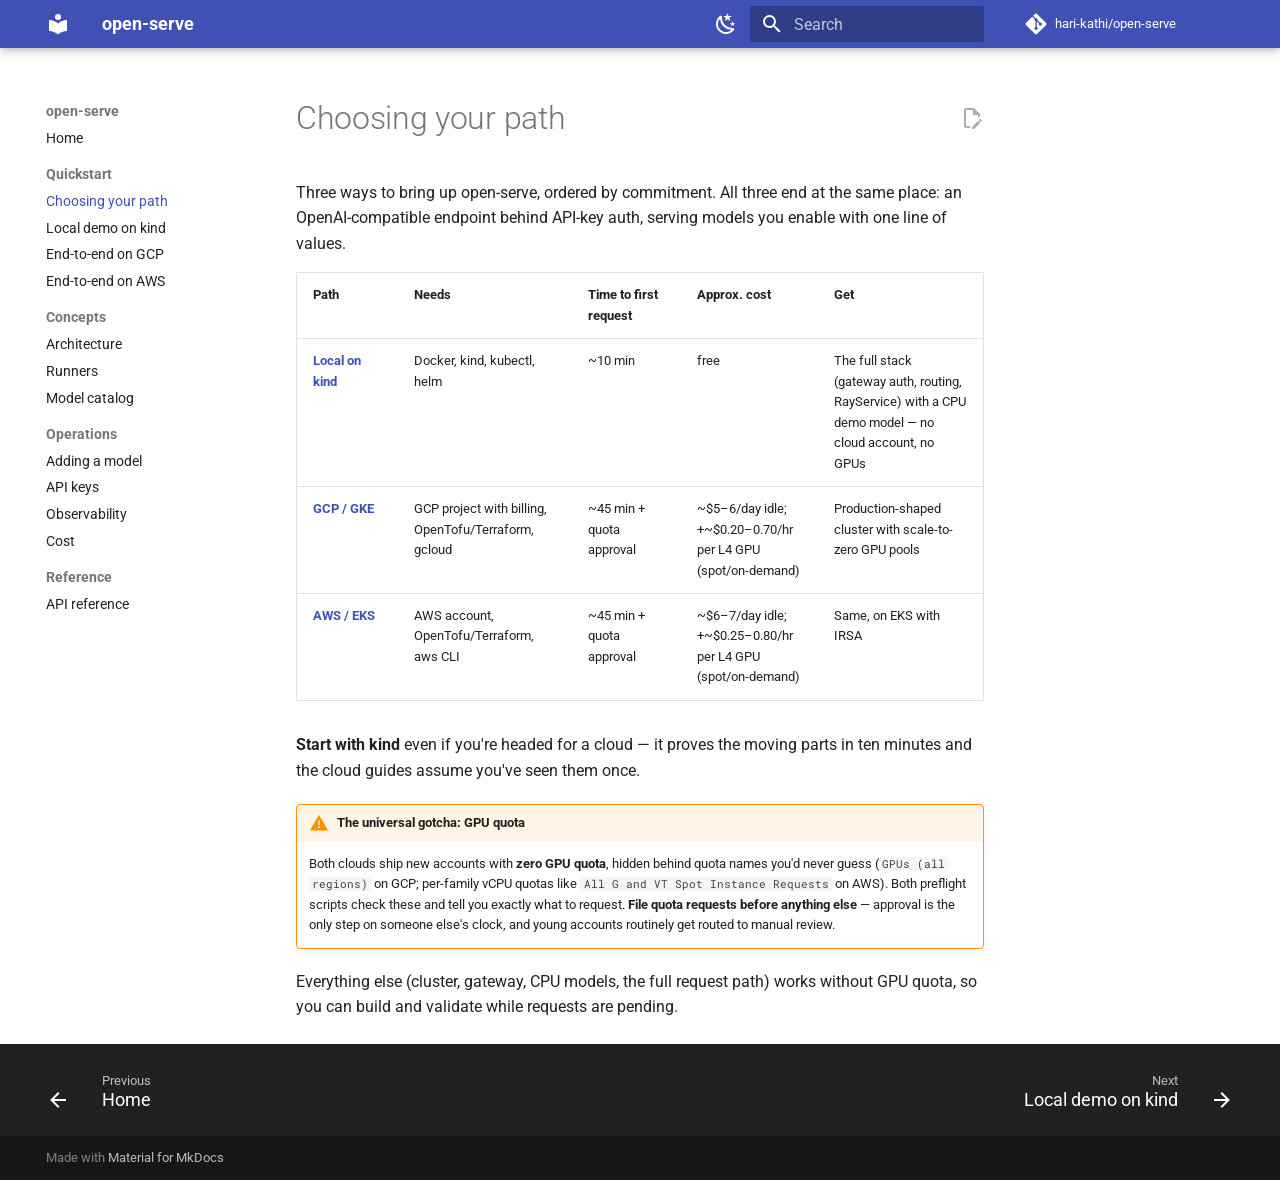
<file: quickstart/index.html>
<!doctype html>
<html lang="en" class="no-js">
  <head>
    
      <meta charset="utf-8">
      <meta name="viewport" content="width=device-width,initial-scale=1">
      
        <meta name="description" content="An open, batteries-included model-serving framework for Kubernetes, built on Ray Serve, Ray Serve LLM, and vLLM.">
      
      
      
        <link rel="canonical" href="https://hari-kathi.github.io/open-serve/quickstart/">
      
      
        <link rel="prev" href="..">
      
      
        <link rel="next" href="kind/">
      
      
        
      
      
      <link rel="icon" href="../assets/images/favicon.png">
      <meta name="generator" content="mkdocs-1.6.1, mkdocs-material-9.7.7">
    
    
      
        <title>Choosing your path - open-serve</title>
      
    
    
      <link rel="stylesheet" href="../assets/stylesheets/main.ec1eaa64.min.css">
      
        
        <link rel="stylesheet" href="../assets/stylesheets/palette.ab4e12ef.min.css">
      
      


    
    
      
    
    
      
        
        
        <link rel="preconnect" href="https://fonts.gstatic.com" crossorigin>
        <link rel="stylesheet" href="https://fonts.googleapis.com/css?family=Roboto:300,300i,400,400i,700,700i%7CRoboto+Mono:400,400i,700,700i&display=fallback">
        <style>:root{--md-text-font:"Roboto";--md-code-font:"Roboto Mono"}</style>
      
    
    
    <script>__md_scope=new URL("..",location),__md_hash=e=>[...e].reduce(((e,_)=>(e<<5)-e+_.charCodeAt(0)),0),__md_get=(e,_=localStorage,t=__md_scope)=>JSON.parse(_.getItem(t.pathname+"."+e)),__md_set=(e,_,t=localStorage,a=__md_scope)=>{try{t.setItem(a.pathname+"."+e,JSON.stringify(_))}catch(e){}}</script>
    
      

    
    
  </head>
  
  
    
    
      
    
    
    
    
    <body dir="ltr" data-md-color-scheme="default" data-md-color-primary="indigo" data-md-color-accent="indigo">
  
    
    <input class="md-toggle" data-md-toggle="drawer" type="checkbox" id="__drawer" autocomplete="off">
    <input class="md-toggle" data-md-toggle="search" type="checkbox" id="__search" autocomplete="off">
    <label class="md-overlay" for="__drawer"></label>
    <div data-md-component="skip">
      
        
        <a href="#choosing-your-path" class="md-skip">
          Skip to content
        </a>
      
    </div>
    <div data-md-component="announce">
      
    </div>
    
    
      

  

<header class="md-header md-header--shadow" data-md-component="header">
  <nav class="md-header__inner md-grid" aria-label="Header">
    <a href=".." title="open-serve" class="md-header__button md-logo" aria-label="open-serve" data-md-component="logo">
      
  
  <svg xmlns="http://www.w3.org/2000/svg" viewBox="0 0 24 24"><path d="M12 8a3 3 0 0 0 3-3 3 3 0 0 0-3-3 3 3 0 0 0-3 3 3 3 0 0 0 3 3m0 3.54C9.64 9.35 6.5 8 3 8v11c3.5 0 6.64 1.35 9 3.54 2.36-2.19 5.5-3.54 9-3.54V8c-3.5 0-6.64 1.35-9 3.54"/></svg>

    </a>
    <label class="md-header__button md-icon" for="__drawer">
      
      <svg xmlns="http://www.w3.org/2000/svg" viewBox="0 0 24 24"><path d="M3 6h18v2H3zm0 5h18v2H3zm0 5h18v2H3z"/></svg>
    </label>
    <div class="md-header__title" data-md-component="header-title">
      <div class="md-header__ellipsis">
        <div class="md-header__topic">
          <span class="md-ellipsis">
            open-serve
          </span>
        </div>
        <div class="md-header__topic" data-md-component="header-topic">
          <span class="md-ellipsis">
            
              Choosing your path
            
          </span>
        </div>
      </div>
    </div>
    
      
        <form class="md-header__option" data-md-component="palette">
  
    
    
    
    <input class="md-option" data-md-color-media="(prefers-color-scheme: light)" data-md-color-scheme="default" data-md-color-primary="indigo" data-md-color-accent="indigo"  aria-label="Switch to dark mode"  type="radio" name="__palette" id="__palette_0">
    
      <label class="md-header__button md-icon" title="Switch to dark mode" for="__palette_1" hidden>
        <svg xmlns="http://www.w3.org/2000/svg" viewBox="0 0 24 24"><path d="m17.75 4.09-2.53 1.94.91 3.06-2.63-1.81-2.63 1.81.91-3.06-2.53-1.94L12.44 4l1.06-3 1.06 3zm3.5 6.91-1.64 1.25.59 1.98-1.7-1.17-1.7 1.17.59-1.98L15.75 11l2.06-.05L18.5 9l.69 1.95zm-2.28 4.95c.83-.08 1.72 1.1 1.19 1.85-.32.45-.66.87-1.08 1.27C15.17 23 8.84 23 4.94 19.07c-3.91-3.9-3.91-10.24 0-14.14.4-.4.82-.76 1.27-1.08.75-.53 1.93.36 1.85 1.19-.27 2.86.69 5.83 2.89 8.02a9.96 9.96 0 0 0 8.02 2.89m-1.64 2.02a12.08 12.08 0 0 1-7.8-3.47c-2.17-2.19-3.33-5-3.49-7.82-2.81 3.14-2.7 7.96.31 10.98 3.02 3.01 7.84 3.12 10.98.31"/></svg>
      </label>
    
  
    
    
    
    <input class="md-option" data-md-color-media="(prefers-color-scheme: dark)" data-md-color-scheme="slate" data-md-color-primary="indigo" data-md-color-accent="indigo"  aria-label="Switch to light mode"  type="radio" name="__palette" id="__palette_1">
    
      <label class="md-header__button md-icon" title="Switch to light mode" for="__palette_0" hidden>
        <svg xmlns="http://www.w3.org/2000/svg" viewBox="0 0 24 24"><path d="M12 7a5 5 0 0 1 5 5 5 5 0 0 1-5 5 5 5 0 0 1-5-5 5 5 0 0 1 5-5m0 2a3 3 0 0 0-3 3 3 3 0 0 0 3 3 3 3 0 0 0 3-3 3 3 0 0 0-3-3m0-7 2.39 3.42C13.65 5.15 12.84 5 12 5s-1.65.15-2.39.42zM3.34 7l4.16-.35A7.2 7.2 0 0 0 5.94 8.5c-.44.74-.69 1.5-.83 2.29zm.02 10 1.76-3.77a7.131 7.131 0 0 0 2.38 4.14zM20.65 7l-1.77 3.79a7.02 7.02 0 0 0-2.38-4.15zm-.01 10-4.14.36c.59-.51 1.12-1.14 1.54-1.86.42-.73.69-1.5.83-2.29zM12 22l-2.41-3.44c.74.27 1.55.44 2.41.44.82 0 1.63-.17 2.37-.44z"/></svg>
      </label>
    
  
</form>
      
    
    
      <script>var palette=__md_get("__palette");if(palette&&palette.color){if("(prefers-color-scheme)"===palette.color.media){var media=matchMedia("(prefers-color-scheme: light)"),input=document.querySelector(media.matches?"[data-md-color-media='(prefers-color-scheme: light)']":"[data-md-color-media='(prefers-color-scheme: dark)']");palette.color.media=input.getAttribute("data-md-color-media"),palette.color.scheme=input.getAttribute("data-md-color-scheme"),palette.color.primary=input.getAttribute("data-md-color-primary"),palette.color.accent=input.getAttribute("data-md-color-accent")}for(var[key,value]of Object.entries(palette.color))document.body.setAttribute("data-md-color-"+key,value)}</script>
    
    
    
      
      
        <label class="md-header__button md-icon" for="__search">
          
          <svg xmlns="http://www.w3.org/2000/svg" viewBox="0 0 24 24"><path d="M9.5 3A6.5 6.5 0 0 1 16 9.5c0 1.61-.59 3.09-1.56 4.23l.27.27h.79l5 5-1.5 1.5-5-5v-.79l-.27-.27A6.52 6.52 0 0 1 9.5 16 6.5 6.5 0 0 1 3 9.5 6.5 6.5 0 0 1 9.5 3m0 2C7 5 5 7 5 9.5S7 14 9.5 14 14 12 14 9.5 12 5 9.5 5"/></svg>
        </label>
        <div class="md-search" data-md-component="search" role="dialog">
  <label class="md-search__overlay" for="__search"></label>
  <div class="md-search__inner" role="search">
    <form class="md-search__form" name="search">
      <input type="text" class="md-search__input" name="query" aria-label="Search" placeholder="Search" autocapitalize="off" autocorrect="off" autocomplete="off" spellcheck="false" data-md-component="search-query" required>
      <label class="md-search__icon md-icon" for="__search">
        
        <svg xmlns="http://www.w3.org/2000/svg" viewBox="0 0 24 24"><path d="M9.5 3A6.5 6.5 0 0 1 16 9.5c0 1.61-.59 3.09-1.56 4.23l.27.27h.79l5 5-1.5 1.5-5-5v-.79l-.27-.27A6.52 6.52 0 0 1 9.5 16 6.5 6.5 0 0 1 3 9.5 6.5 6.5 0 0 1 9.5 3m0 2C7 5 5 7 5 9.5S7 14 9.5 14 14 12 14 9.5 12 5 9.5 5"/></svg>
        
        <svg xmlns="http://www.w3.org/2000/svg" viewBox="0 0 24 24"><path d="M20 11v2H8l5.5 5.5-1.42 1.42L4.16 12l7.92-7.92L13.5 5.5 8 11z"/></svg>
      </label>
      <nav class="md-search__options" aria-label="Search">
        
        <button type="reset" class="md-search__icon md-icon" title="Clear" aria-label="Clear" tabindex="-1">
          
          <svg xmlns="http://www.w3.org/2000/svg" viewBox="0 0 24 24"><path d="M19 6.41 17.59 5 12 10.59 6.41 5 5 6.41 10.59 12 5 17.59 6.41 19 12 13.41 17.59 19 19 17.59 13.41 12z"/></svg>
        </button>
      </nav>
      
        <div class="md-search__suggest" data-md-component="search-suggest"></div>
      
    </form>
    <div class="md-search__output">
      <div class="md-search__scrollwrap" tabindex="0" data-md-scrollfix>
        <div class="md-search-result" data-md-component="search-result">
          <div class="md-search-result__meta">
            Initializing search
          </div>
          <ol class="md-search-result__list" role="presentation"></ol>
        </div>
      </div>
    </div>
  </div>
</div>
      
    
    
      <div class="md-header__source">
        <a href="https://github.com/hari-kathi/open-serve" title="Go to repository" class="md-source" data-md-component="source">
  <div class="md-source__icon md-icon">
    
    <svg xmlns="http://www.w3.org/2000/svg" viewBox="0 0 448 512"><!--! Font Awesome Free 7.1.0 by @fontawesome - https://fontawesome.com License - https://fontawesome.com/license/free (Icons: CC BY 4.0, Fonts: SIL OFL 1.1, Code: MIT License) Copyright 2025 Fonticons, Inc.--><path d="M439.6 236.1 244 40.5c-5.4-5.5-12.8-8.5-20.4-8.5s-15 3-20.4 8.4L162.5 81l51.5 51.5c27.1-9.1 52.7 16.8 43.4 43.7l49.7 49.7c34.2-11.8 61.2 31 35.5 56.7-26.5 26.5-70.2-2.9-56-37.3L240.3 199v121.9c25.3 12.5 22.3 41.8 9.1 55-6.4 6.4-15.2 10.1-24.3 10.1s-17.8-3.6-24.3-10.1c-17.6-17.6-11.1-46.9 11.2-56v-123c-20.8-8.5-24.6-30.7-18.6-45L142.6 101 8.5 235.1C3 240.6 0 247.9 0 255.5s3 15 8.5 20.4l195.6 195.7c5.4 5.4 12.7 8.4 20.4 8.4s15-3 20.4-8.4l194.7-194.7c5.4-5.4 8.4-12.8 8.4-20.4s-3-15-8.4-20.4"/></svg>
  </div>
  <div class="md-source__repository">
    hari-kathi/open-serve
  </div>
</a>
      </div>
    
  </nav>
  
</header>
    
    <div class="md-container" data-md-component="container">
      
      
        
          
        
      
      <main class="md-main" data-md-component="main">
        <div class="md-main__inner md-grid">
          
            
              
              <div class="md-sidebar md-sidebar--primary" data-md-component="sidebar" data-md-type="navigation" >
                <div class="md-sidebar__scrollwrap">
                  <div class="md-sidebar__inner">
                    



<nav class="md-nav md-nav--primary" aria-label="Navigation" data-md-level="0">
  <label class="md-nav__title" for="__drawer">
    <a href=".." title="open-serve" class="md-nav__button md-logo" aria-label="open-serve" data-md-component="logo">
      
  
  <svg xmlns="http://www.w3.org/2000/svg" viewBox="0 0 24 24"><path d="M12 8a3 3 0 0 0 3-3 3 3 0 0 0-3-3 3 3 0 0 0-3 3 3 3 0 0 0 3 3m0 3.54C9.64 9.35 6.5 8 3 8v11c3.5 0 6.64 1.35 9 3.54 2.36-2.19 5.5-3.54 9-3.54V8c-3.5 0-6.64 1.35-9 3.54"/></svg>

    </a>
    open-serve
  </label>
  
    <div class="md-nav__source">
      <a href="https://github.com/hari-kathi/open-serve" title="Go to repository" class="md-source" data-md-component="source">
  <div class="md-source__icon md-icon">
    
    <svg xmlns="http://www.w3.org/2000/svg" viewBox="0 0 448 512"><!--! Font Awesome Free 7.1.0 by @fontawesome - https://fontawesome.com License - https://fontawesome.com/license/free (Icons: CC BY 4.0, Fonts: SIL OFL 1.1, Code: MIT License) Copyright 2025 Fonticons, Inc.--><path d="M439.6 236.1 244 40.5c-5.4-5.5-12.8-8.5-20.4-8.5s-15 3-20.4 8.4L162.5 81l51.5 51.5c27.1-9.1 52.7 16.8 43.4 43.7l49.7 49.7c34.2-11.8 61.2 31 35.5 56.7-26.5 26.5-70.2-2.9-56-37.3L240.3 199v121.9c25.3 12.5 22.3 41.8 9.1 55-6.4 6.4-15.2 10.1-24.3 10.1s-17.8-3.6-24.3-10.1c-17.6-17.6-11.1-46.9 11.2-56v-123c-20.8-8.5-24.6-30.7-18.6-45L142.6 101 8.5 235.1C3 240.6 0 247.9 0 255.5s3 15 8.5 20.4l195.6 195.7c5.4 5.4 12.7 8.4 20.4 8.4s15-3 20.4-8.4l194.7-194.7c5.4-5.4 8.4-12.8 8.4-20.4s-3-15-8.4-20.4"/></svg>
  </div>
  <div class="md-source__repository">
    hari-kathi/open-serve
  </div>
</a>
    </div>
  
  <ul class="md-nav__list" data-md-scrollfix>
    
      
      
  
  
  
  
    <li class="md-nav__item">
      <a href=".." class="md-nav__link">
        
  
  
  <span class="md-ellipsis">
    
  
    Home
  

    
  </span>
  
  

      </a>
    </li>
  

    
      
      
  
  
    
  
  
  
    
    
    
    
      
        
        
      
    
    
    <li class="md-nav__item md-nav__item--active md-nav__item--section md-nav__item--nested">
      
        
        
        <input class="md-nav__toggle md-toggle " type="checkbox" id="__nav_2" checked>
        
          
          <label class="md-nav__link" for="__nav_2" id="__nav_2_label" tabindex="">
            
  
  
  <span class="md-ellipsis">
    
  
    Quickstart
  

    
  </span>
  
  

            <span class="md-nav__icon md-icon"></span>
          </label>
        
        <nav class="md-nav" data-md-level="1" aria-labelledby="__nav_2_label" aria-expanded="true">
          <label class="md-nav__title" for="__nav_2">
            <span class="md-nav__icon md-icon"></span>
            
  
    Quickstart
  

          </label>
          <ul class="md-nav__list" data-md-scrollfix>
            
              
                
  
  
    
  
  
  
    <li class="md-nav__item md-nav__item--active">
      
      <input class="md-nav__toggle md-toggle" type="checkbox" id="__toc">
      
      
        
      
      
      <a href="./" class="md-nav__link md-nav__link--active">
        
  
  
  <span class="md-ellipsis">
    
  
    Choosing your path
  

    
  </span>
  
  

      </a>
      
    </li>
  

              
            
              
                
  
  
  
  
    <li class="md-nav__item">
      <a href="kind/" class="md-nav__link">
        
  
  
  <span class="md-ellipsis">
    
  
    Local demo on kind
  

    
  </span>
  
  

      </a>
    </li>
  

              
            
              
                
  
  
  
  
    <li class="md-nav__item">
      <a href="gcp/" class="md-nav__link">
        
  
  
  <span class="md-ellipsis">
    
  
    End-to-end on GCP
  

    
  </span>
  
  

      </a>
    </li>
  

              
            
              
                
  
  
  
  
    <li class="md-nav__item">
      <a href="aws/" class="md-nav__link">
        
  
  
  <span class="md-ellipsis">
    
  
    End-to-end on AWS
  

    
  </span>
  
  

      </a>
    </li>
  

              
            
          </ul>
        </nav>
      
    </li>
  

    
      
      
  
  
  
  
    
    
    
    
      
        
        
      
    
    
    <li class="md-nav__item md-nav__item--section md-nav__item--nested">
      
        
        
        <input class="md-nav__toggle md-toggle " type="checkbox" id="__nav_3" >
        
          
          <label class="md-nav__link" for="__nav_3" id="__nav_3_label" tabindex="">
            
  
  
  <span class="md-ellipsis">
    
  
    Concepts
  

    
  </span>
  
  

            <span class="md-nav__icon md-icon"></span>
          </label>
        
        <nav class="md-nav" data-md-level="1" aria-labelledby="__nav_3_label" aria-expanded="false">
          <label class="md-nav__title" for="__nav_3">
            <span class="md-nav__icon md-icon"></span>
            
  
    Concepts
  

          </label>
          <ul class="md-nav__list" data-md-scrollfix>
            
              
                
  
  
  
  
    <li class="md-nav__item">
      <a href="../concepts/architecture/" class="md-nav__link">
        
  
  
  <span class="md-ellipsis">
    
  
    Architecture
  

    
  </span>
  
  

      </a>
    </li>
  

              
            
              
                
  
  
  
  
    <li class="md-nav__item">
      <a href="../concepts/runners/" class="md-nav__link">
        
  
  
  <span class="md-ellipsis">
    
  
    Runners
  

    
  </span>
  
  

      </a>
    </li>
  

              
            
              
                
  
  
  
  
    <li class="md-nav__item">
      <a href="../concepts/model-catalog/" class="md-nav__link">
        
  
  
  <span class="md-ellipsis">
    
  
    Model catalog
  

    
  </span>
  
  

      </a>
    </li>
  

              
            
          </ul>
        </nav>
      
    </li>
  

    
      
      
  
  
  
  
    
    
    
    
      
        
        
      
    
    
    <li class="md-nav__item md-nav__item--section md-nav__item--nested">
      
        
        
        <input class="md-nav__toggle md-toggle " type="checkbox" id="__nav_4" >
        
          
          <label class="md-nav__link" for="__nav_4" id="__nav_4_label" tabindex="">
            
  
  
  <span class="md-ellipsis">
    
  
    Operations
  

    
  </span>
  
  

            <span class="md-nav__icon md-icon"></span>
          </label>
        
        <nav class="md-nav" data-md-level="1" aria-labelledby="__nav_4_label" aria-expanded="false">
          <label class="md-nav__title" for="__nav_4">
            <span class="md-nav__icon md-icon"></span>
            
  
    Operations
  

          </label>
          <ul class="md-nav__list" data-md-scrollfix>
            
              
                
  
  
  
  
    <li class="md-nav__item">
      <a href="../operations/adding-a-model/" class="md-nav__link">
        
  
  
  <span class="md-ellipsis">
    
  
    Adding a model
  

    
  </span>
  
  

      </a>
    </li>
  

              
            
              
                
  
  
  
  
    <li class="md-nav__item">
      <a href="../operations/api-keys/" class="md-nav__link">
        
  
  
  <span class="md-ellipsis">
    
  
    API keys
  

    
  </span>
  
  

      </a>
    </li>
  

              
            
              
                
  
  
  
  
    <li class="md-nav__item">
      <a href="../operations/observability/" class="md-nav__link">
        
  
  
  <span class="md-ellipsis">
    
  
    Observability
  

    
  </span>
  
  

      </a>
    </li>
  

              
            
              
                
  
  
  
  
    <li class="md-nav__item">
      <a href="../operations/cost/" class="md-nav__link">
        
  
  
  <span class="md-ellipsis">
    
  
    Cost
  

    
  </span>
  
  

      </a>
    </li>
  

              
            
          </ul>
        </nav>
      
    </li>
  

    
      
      
  
  
  
  
    
    
    
    
      
        
        
      
    
    
    <li class="md-nav__item md-nav__item--section md-nav__item--nested">
      
        
        
        <input class="md-nav__toggle md-toggle " type="checkbox" id="__nav_5" >
        
          
          <label class="md-nav__link" for="__nav_5" id="__nav_5_label" tabindex="">
            
  
  
  <span class="md-ellipsis">
    
  
    Reference
  

    
  </span>
  
  

            <span class="md-nav__icon md-icon"></span>
          </label>
        
        <nav class="md-nav" data-md-level="1" aria-labelledby="__nav_5_label" aria-expanded="false">
          <label class="md-nav__title" for="__nav_5">
            <span class="md-nav__icon md-icon"></span>
            
  
    Reference
  

          </label>
          <ul class="md-nav__list" data-md-scrollfix>
            
              
                
  
  
  
  
    <li class="md-nav__item">
      <a href="../reference/api/" class="md-nav__link">
        
  
  
  <span class="md-ellipsis">
    
  
    API reference
  

    
  </span>
  
  

      </a>
    </li>
  

              
            
          </ul>
        </nav>
      
    </li>
  

    
  </ul>
</nav>
                  </div>
                </div>
              </div>
            
            
              
              <div class="md-sidebar md-sidebar--secondary" data-md-component="sidebar" data-md-type="toc" >
                <div class="md-sidebar__scrollwrap">
                  <div class="md-sidebar__inner">
                    

<nav class="md-nav md-nav--secondary" aria-label="Table of contents">
  
  
  
    
  
  
</nav>
                  </div>
                </div>
              </div>
            
          
          
            <div class="md-content" data-md-component="content">
              
              <article class="md-content__inner md-typeset">
                
                  


  
    <a href="https://github.com/hari-kathi/open-serve/edit/main/docs/quickstart/index.md" title="Edit this page" class="md-content__button md-icon" rel="edit">
      
      <svg xmlns="http://www.w3.org/2000/svg" viewBox="0 0 24 24"><path d="M10 20H6V4h7v5h5v3.1l2-2V8l-6-6H6c-1.1 0-2 .9-2 2v16c0 1.1.9 2 2 2h4zm10.2-7c.1 0 .3.1.4.2l1.3 1.3c.2.2.2.6 0 .8l-1 1-2.1-2.1 1-1c.1-.1.2-.2.4-.2m0 3.9L14.1 23H12v-2.1l6.1-6.1z"/></svg>
    </a>
  
  


<h1 id="choosing-your-path">Choosing your path<a class="headerlink" href="#choosing-your-path" title="Permanent link">&para;</a></h1>
<p>Three ways to bring up open-serve, ordered by commitment. All three end at the same place: an OpenAI-compatible endpoint behind API-key auth, serving models you enable with one line of values.</p>
<table>
<thead>
<tr>
<th>Path</th>
<th>Needs</th>
<th>Time to first request</th>
<th>Approx. cost</th>
<th>Get</th>
</tr>
</thead>
<tbody>
<tr>
<td><strong><a href="kind/">Local on kind</a></strong></td>
<td>Docker, kind, kubectl, helm</td>
<td>~10 min</td>
<td>free</td>
<td>The full stack (gateway auth, routing, RayService) with a CPU demo model — no cloud account, no GPUs</td>
</tr>
<tr>
<td><strong><a href="gcp/">GCP / GKE</a></strong></td>
<td>GCP project with billing, OpenTofu/Terraform, gcloud</td>
<td>~45 min + quota approval</td>
<td>~$5–6/day idle; +~$0.20–0.70/hr per L4 GPU (spot/on-demand)</td>
<td>Production-shaped cluster with scale-to-zero GPU pools</td>
</tr>
<tr>
<td><strong><a href="aws/">AWS / EKS</a></strong></td>
<td>AWS account, OpenTofu/Terraform, aws CLI</td>
<td>~45 min + quota approval</td>
<td>~$6–7/day idle; +~$0.25–0.80/hr per L4 GPU (spot/on-demand)</td>
<td>Same, on EKS with IRSA</td>
</tr>
</tbody>
</table>
<p><strong>Start with kind</strong> even if you're headed for a cloud — it proves the moving parts in ten minutes and the cloud guides assume you've seen them once.</p>
<div class="admonition warning">
<p class="admonition-title">The universal gotcha: GPU quota</p>
<p>Both clouds ship new accounts with <strong>zero GPU quota</strong>, hidden behind quota names you'd never guess (<code>GPUs (all regions)</code> on GCP; per-family vCPU quotas like <code>All G and VT Spot Instance Requests</code> on AWS). Both preflight scripts check these and tell you exactly what to request. <strong>File quota requests before anything else</strong> — approval is the only step on someone else's clock, and young accounts routinely get routed to manual review.</p>
</div>
<p>Everything else (cluster, gateway, CPU models, the full request path) works without GPU quota, so you can build and validate while requests are pending.</p>












                
              </article>
            </div>
          
          
<script>var target=document.getElementById(location.hash.slice(1));target&&target.name&&(target.checked=target.name.startsWith("__tabbed_"))</script>
        </div>
        
          <button type="button" class="md-top md-icon" data-md-component="top" hidden>
  
  <svg xmlns="http://www.w3.org/2000/svg" viewBox="0 0 24 24"><path d="M13 20h-2V8l-5.5 5.5-1.42-1.42L12 4.16l7.92 7.92-1.42 1.42L13 8z"/></svg>
  Back to top
</button>
        
      </main>
      
        <footer class="md-footer">
  
    
      
      <nav class="md-footer__inner md-grid" aria-label="Footer" >
        
          
          <a href=".." class="md-footer__link md-footer__link--prev" aria-label="Previous: Home">
            <div class="md-footer__button md-icon">
              
              <svg xmlns="http://www.w3.org/2000/svg" viewBox="0 0 24 24"><path d="M20 11v2H8l5.5 5.5-1.42 1.42L4.16 12l7.92-7.92L13.5 5.5 8 11z"/></svg>
            </div>
            <div class="md-footer__title">
              <span class="md-footer__direction">
                Previous
              </span>
              <div class="md-ellipsis">
                Home
              </div>
            </div>
          </a>
        
        
          
          <a href="kind/" class="md-footer__link md-footer__link--next" aria-label="Next: Local demo on kind">
            <div class="md-footer__title">
              <span class="md-footer__direction">
                Next
              </span>
              <div class="md-ellipsis">
                Local demo on kind
              </div>
            </div>
            <div class="md-footer__button md-icon">
              
              <svg xmlns="http://www.w3.org/2000/svg" viewBox="0 0 24 24"><path d="M4 11v2h12l-5.5 5.5 1.42 1.42L19.84 12l-7.92-7.92L10.5 5.5 16 11z"/></svg>
            </div>
          </a>
        
      </nav>
    
  
  <div class="md-footer-meta md-typeset">
    <div class="md-footer-meta__inner md-grid">
      <div class="md-copyright">
  
  
    Made with
    <a href="https://squidfunk.github.io/mkdocs-material/" target="_blank" rel="noopener">
      Material for MkDocs
    </a>
  
</div>
      
    </div>
  </div>
</footer>
      
    </div>
    <div class="md-dialog" data-md-component="dialog">
      <div class="md-dialog__inner md-typeset"></div>
    </div>
    
    
    
      
      
      <script id="__config" type="application/json">{"annotate": null, "base": "..", "features": ["navigation.sections", "navigation.top", "navigation.footer", "content.code.copy", "content.action.edit", "search.suggest", "search.highlight"], "search": "../assets/javascripts/workers/search.2c215733.min.js", "tags": null, "translations": {"clipboard.copied": "Copied to clipboard", "clipboard.copy": "Copy to clipboard", "search.result.more.one": "1 more on this page", "search.result.more.other": "# more on this page", "search.result.none": "No matching documents", "search.result.one": "1 matching document", "search.result.other": "# matching documents", "search.result.placeholder": "Type to start searching", "search.result.term.missing": "Missing", "select.version": "Select version"}, "version": null}</script>
    
    
      <script src="../assets/javascripts/bundle.d7400e89.min.js"></script>
      
    
  </body>
</html>
</file>
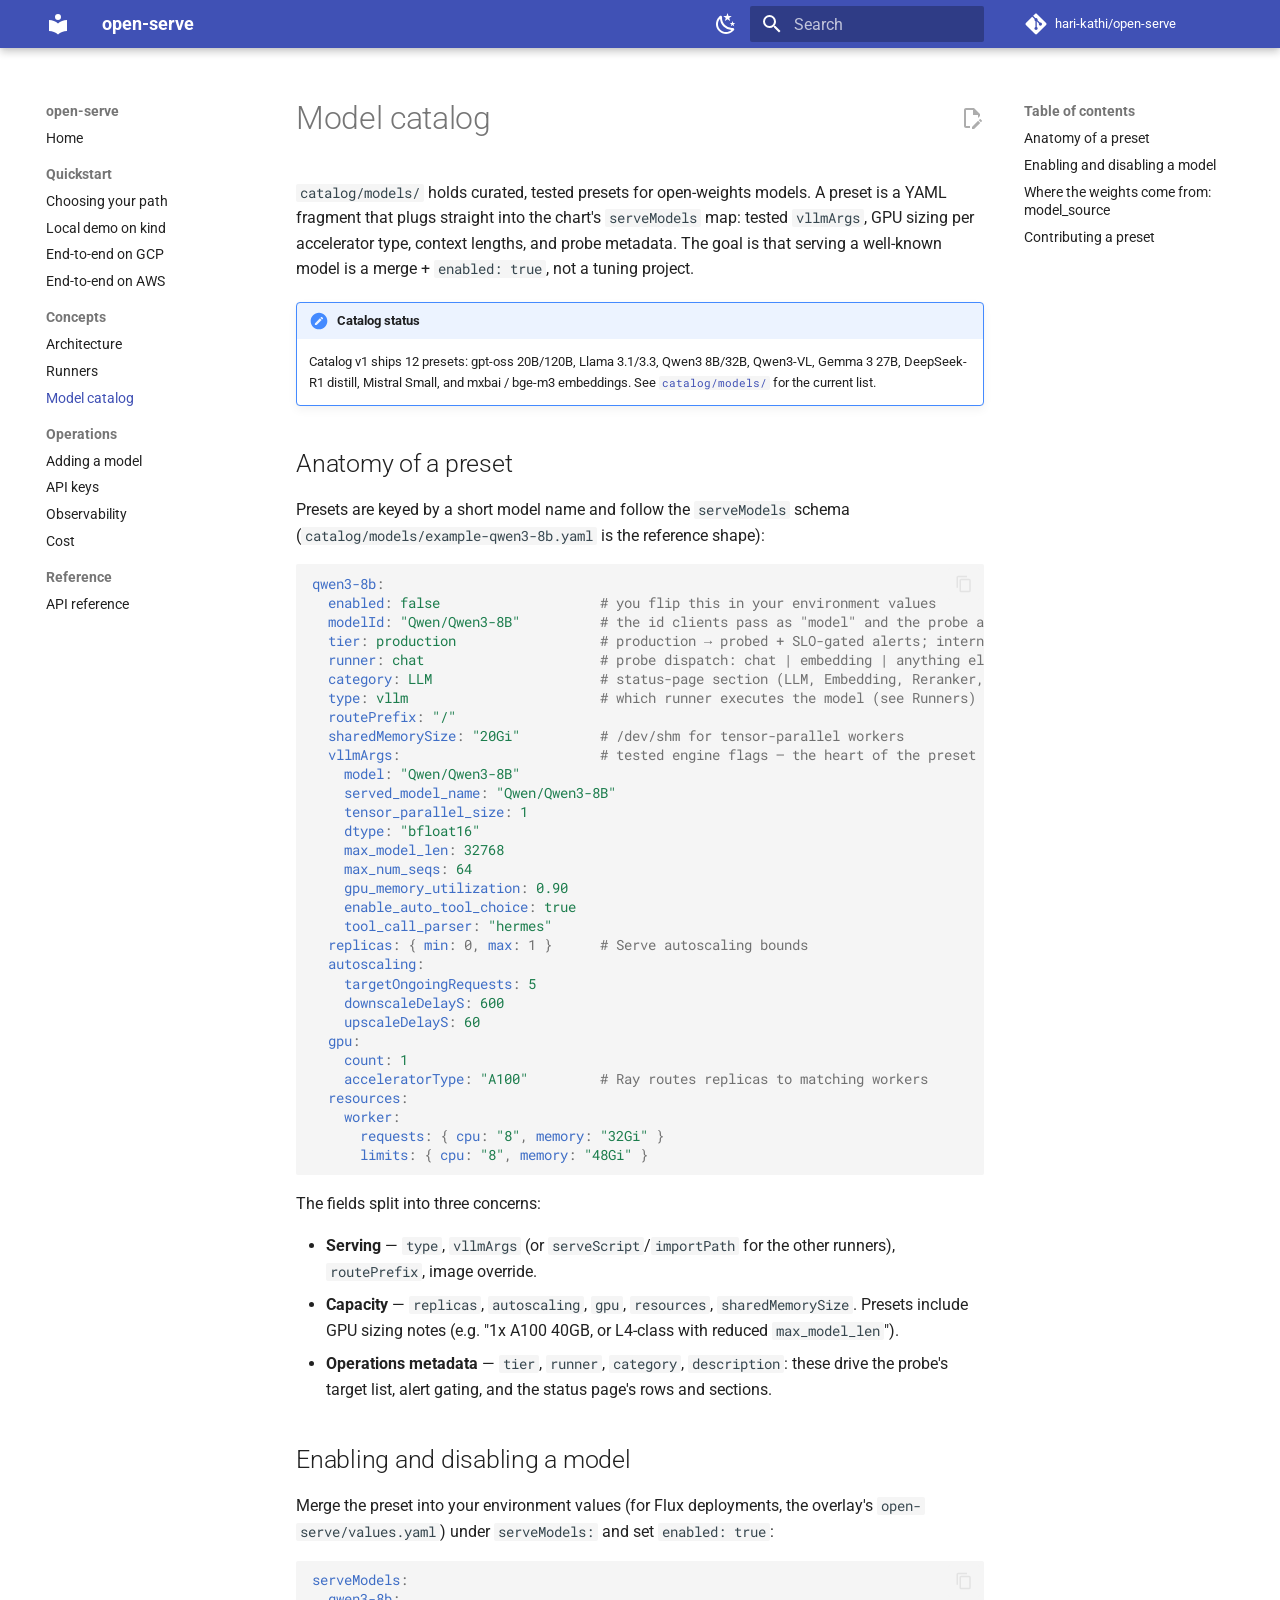
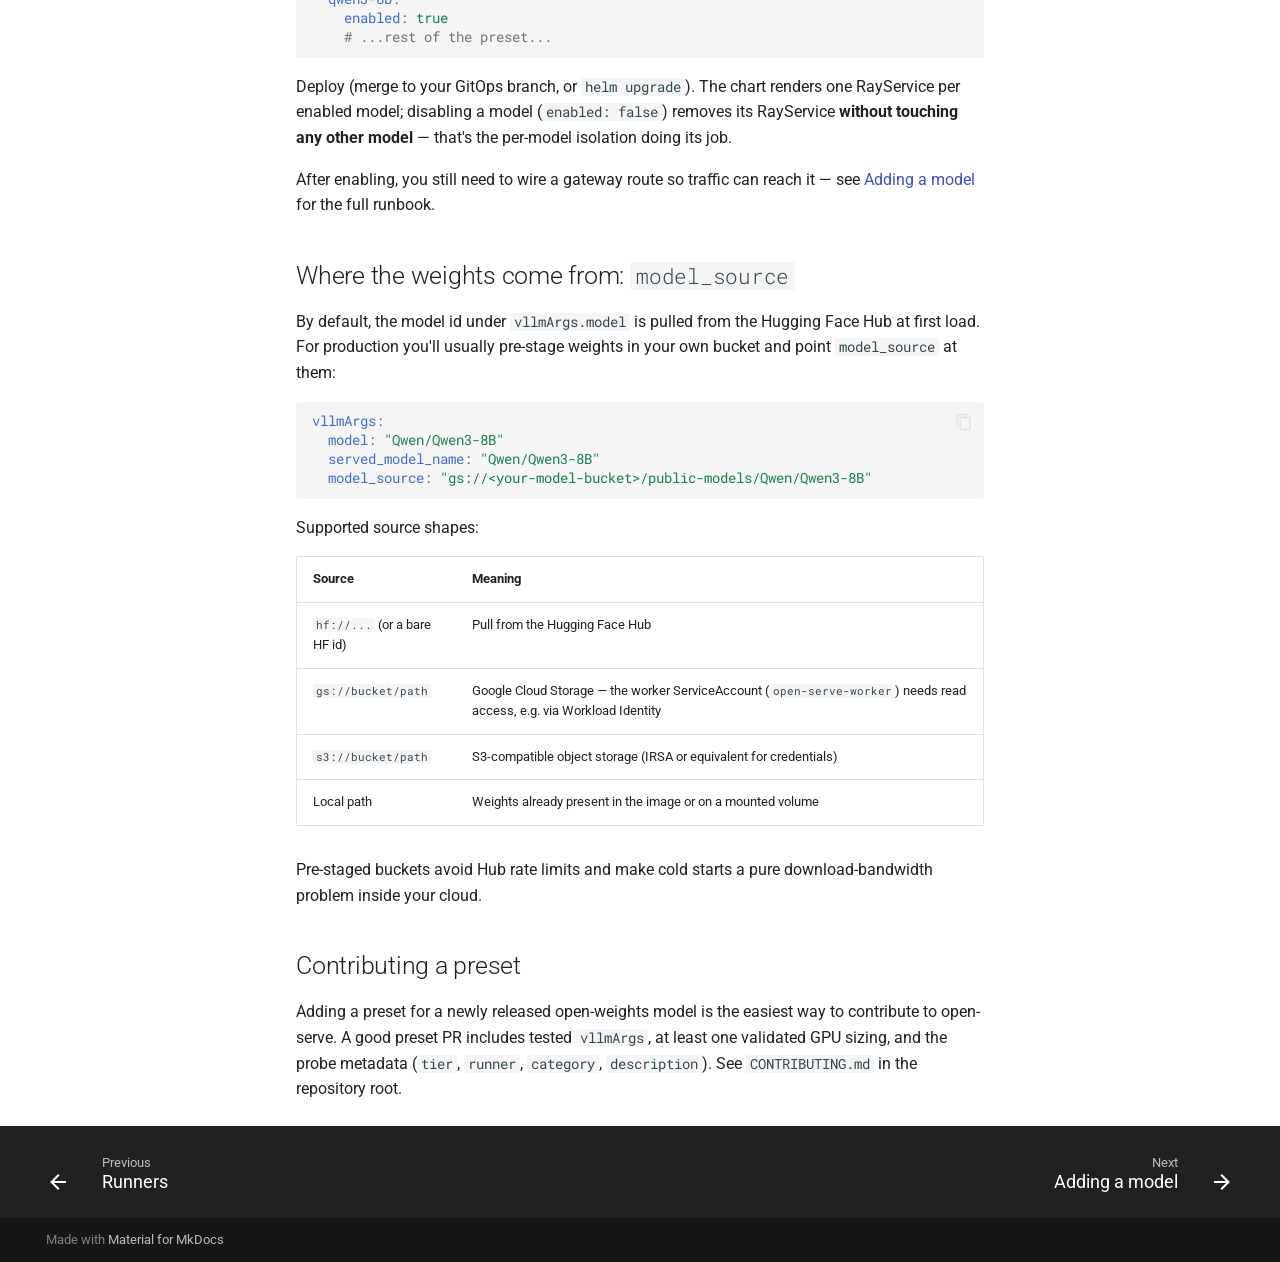
<file: concepts/model-catalog/index.html>
<!doctype html>
<html lang="en" class="no-js">
  <head>
    
      <meta charset="utf-8">
      <meta name="viewport" content="width=device-width,initial-scale=1">
      
        <meta name="description" content="An open, batteries-included model-serving framework for Kubernetes, built on Ray Serve, Ray Serve LLM, and vLLM.">
      
      
      
        <link rel="canonical" href="https://hari-kathi.github.io/open-serve/concepts/model-catalog/">
      
      
        <link rel="prev" href="../runners/">
      
      
        <link rel="next" href="../../operations/adding-a-model/">
      
      
        
      
      
      <link rel="icon" href="../../assets/images/favicon.png">
      <meta name="generator" content="mkdocs-1.6.1, mkdocs-material-9.7.7">
    
    
      
        <title>Model catalog - open-serve</title>
      
    
    
      <link rel="stylesheet" href="../../assets/stylesheets/main.ec1eaa64.min.css">
      
        
        <link rel="stylesheet" href="../../assets/stylesheets/palette.ab4e12ef.min.css">
      
      


    
    
      
    
    
      
        
        
        <link rel="preconnect" href="https://fonts.gstatic.com" crossorigin>
        <link rel="stylesheet" href="https://fonts.googleapis.com/css?family=Roboto:300,300i,400,400i,700,700i%7CRoboto+Mono:400,400i,700,700i&display=fallback">
        <style>:root{--md-text-font:"Roboto";--md-code-font:"Roboto Mono"}</style>
      
    
    
    <script>__md_scope=new URL("../..",location),__md_hash=e=>[...e].reduce(((e,_)=>(e<<5)-e+_.charCodeAt(0)),0),__md_get=(e,_=localStorage,t=__md_scope)=>JSON.parse(_.getItem(t.pathname+"."+e)),__md_set=(e,_,t=localStorage,a=__md_scope)=>{try{t.setItem(a.pathname+"."+e,JSON.stringify(_))}catch(e){}}</script>
    
      

    
    
  </head>
  
  
    
    
      
    
    
    
    
    <body dir="ltr" data-md-color-scheme="default" data-md-color-primary="indigo" data-md-color-accent="indigo">
  
    
    <input class="md-toggle" data-md-toggle="drawer" type="checkbox" id="__drawer" autocomplete="off">
    <input class="md-toggle" data-md-toggle="search" type="checkbox" id="__search" autocomplete="off">
    <label class="md-overlay" for="__drawer"></label>
    <div data-md-component="skip">
      
        
        <a href="#model-catalog" class="md-skip">
          Skip to content
        </a>
      
    </div>
    <div data-md-component="announce">
      
    </div>
    
    
      

  

<header class="md-header md-header--shadow" data-md-component="header">
  <nav class="md-header__inner md-grid" aria-label="Header">
    <a href="../.." title="open-serve" class="md-header__button md-logo" aria-label="open-serve" data-md-component="logo">
      
  
  <svg xmlns="http://www.w3.org/2000/svg" viewBox="0 0 24 24"><path d="M12 8a3 3 0 0 0 3-3 3 3 0 0 0-3-3 3 3 0 0 0-3 3 3 3 0 0 0 3 3m0 3.54C9.64 9.35 6.5 8 3 8v11c3.5 0 6.64 1.35 9 3.54 2.36-2.19 5.5-3.54 9-3.54V8c-3.5 0-6.64 1.35-9 3.54"/></svg>

    </a>
    <label class="md-header__button md-icon" for="__drawer">
      
      <svg xmlns="http://www.w3.org/2000/svg" viewBox="0 0 24 24"><path d="M3 6h18v2H3zm0 5h18v2H3zm0 5h18v2H3z"/></svg>
    </label>
    <div class="md-header__title" data-md-component="header-title">
      <div class="md-header__ellipsis">
        <div class="md-header__topic">
          <span class="md-ellipsis">
            open-serve
          </span>
        </div>
        <div class="md-header__topic" data-md-component="header-topic">
          <span class="md-ellipsis">
            
              Model catalog
            
          </span>
        </div>
      </div>
    </div>
    
      
        <form class="md-header__option" data-md-component="palette">
  
    
    
    
    <input class="md-option" data-md-color-media="(prefers-color-scheme: light)" data-md-color-scheme="default" data-md-color-primary="indigo" data-md-color-accent="indigo"  aria-label="Switch to dark mode"  type="radio" name="__palette" id="__palette_0">
    
      <label class="md-header__button md-icon" title="Switch to dark mode" for="__palette_1" hidden>
        <svg xmlns="http://www.w3.org/2000/svg" viewBox="0 0 24 24"><path d="m17.75 4.09-2.53 1.94.91 3.06-2.63-1.81-2.63 1.81.91-3.06-2.53-1.94L12.44 4l1.06-3 1.06 3zm3.5 6.91-1.64 1.25.59 1.98-1.7-1.17-1.7 1.17.59-1.98L15.75 11l2.06-.05L18.5 9l.69 1.95zm-2.28 4.95c.83-.08 1.72 1.1 1.19 1.85-.32.45-.66.87-1.08 1.27C15.17 23 8.84 23 4.94 19.07c-3.91-3.9-3.91-10.24 0-14.14.4-.4.82-.76 1.27-1.08.75-.53 1.93.36 1.85 1.19-.27 2.86.69 5.83 2.89 8.02a9.96 9.96 0 0 0 8.02 2.89m-1.64 2.02a12.08 12.08 0 0 1-7.8-3.47c-2.17-2.19-3.33-5-3.49-7.82-2.81 3.14-2.7 7.96.31 10.98 3.02 3.01 7.84 3.12 10.98.31"/></svg>
      </label>
    
  
    
    
    
    <input class="md-option" data-md-color-media="(prefers-color-scheme: dark)" data-md-color-scheme="slate" data-md-color-primary="indigo" data-md-color-accent="indigo"  aria-label="Switch to light mode"  type="radio" name="__palette" id="__palette_1">
    
      <label class="md-header__button md-icon" title="Switch to light mode" for="__palette_0" hidden>
        <svg xmlns="http://www.w3.org/2000/svg" viewBox="0 0 24 24"><path d="M12 7a5 5 0 0 1 5 5 5 5 0 0 1-5 5 5 5 0 0 1-5-5 5 5 0 0 1 5-5m0 2a3 3 0 0 0-3 3 3 3 0 0 0 3 3 3 3 0 0 0 3-3 3 3 0 0 0-3-3m0-7 2.39 3.42C13.65 5.15 12.84 5 12 5s-1.65.15-2.39.42zM3.34 7l4.16-.35A7.2 7.2 0 0 0 5.94 8.5c-.44.74-.69 1.5-.83 2.29zm.02 10 1.76-3.77a7.131 7.131 0 0 0 2.38 4.14zM20.65 7l-1.77 3.79a7.02 7.02 0 0 0-2.38-4.15zm-.01 10-4.14.36c.59-.51 1.12-1.14 1.54-1.86.42-.73.69-1.5.83-2.29zM12 22l-2.41-3.44c.74.27 1.55.44 2.41.44.82 0 1.63-.17 2.37-.44z"/></svg>
      </label>
    
  
</form>
      
    
    
      <script>var palette=__md_get("__palette");if(palette&&palette.color){if("(prefers-color-scheme)"===palette.color.media){var media=matchMedia("(prefers-color-scheme: light)"),input=document.querySelector(media.matches?"[data-md-color-media='(prefers-color-scheme: light)']":"[data-md-color-media='(prefers-color-scheme: dark)']");palette.color.media=input.getAttribute("data-md-color-media"),palette.color.scheme=input.getAttribute("data-md-color-scheme"),palette.color.primary=input.getAttribute("data-md-color-primary"),palette.color.accent=input.getAttribute("data-md-color-accent")}for(var[key,value]of Object.entries(palette.color))document.body.setAttribute("data-md-color-"+key,value)}</script>
    
    
    
      
      
        <label class="md-header__button md-icon" for="__search">
          
          <svg xmlns="http://www.w3.org/2000/svg" viewBox="0 0 24 24"><path d="M9.5 3A6.5 6.5 0 0 1 16 9.5c0 1.61-.59 3.09-1.56 4.23l.27.27h.79l5 5-1.5 1.5-5-5v-.79l-.27-.27A6.52 6.52 0 0 1 9.5 16 6.5 6.5 0 0 1 3 9.5 6.5 6.5 0 0 1 9.5 3m0 2C7 5 5 7 5 9.5S7 14 9.5 14 14 12 14 9.5 12 5 9.5 5"/></svg>
        </label>
        <div class="md-search" data-md-component="search" role="dialog">
  <label class="md-search__overlay" for="__search"></label>
  <div class="md-search__inner" role="search">
    <form class="md-search__form" name="search">
      <input type="text" class="md-search__input" name="query" aria-label="Search" placeholder="Search" autocapitalize="off" autocorrect="off" autocomplete="off" spellcheck="false" data-md-component="search-query" required>
      <label class="md-search__icon md-icon" for="__search">
        
        <svg xmlns="http://www.w3.org/2000/svg" viewBox="0 0 24 24"><path d="M9.5 3A6.5 6.5 0 0 1 16 9.5c0 1.61-.59 3.09-1.56 4.23l.27.27h.79l5 5-1.5 1.5-5-5v-.79l-.27-.27A6.52 6.52 0 0 1 9.5 16 6.5 6.5 0 0 1 3 9.5 6.5 6.5 0 0 1 9.5 3m0 2C7 5 5 7 5 9.5S7 14 9.5 14 14 12 14 9.5 12 5 9.5 5"/></svg>
        
        <svg xmlns="http://www.w3.org/2000/svg" viewBox="0 0 24 24"><path d="M20 11v2H8l5.5 5.5-1.42 1.42L4.16 12l7.92-7.92L13.5 5.5 8 11z"/></svg>
      </label>
      <nav class="md-search__options" aria-label="Search">
        
        <button type="reset" class="md-search__icon md-icon" title="Clear" aria-label="Clear" tabindex="-1">
          
          <svg xmlns="http://www.w3.org/2000/svg" viewBox="0 0 24 24"><path d="M19 6.41 17.59 5 12 10.59 6.41 5 5 6.41 10.59 12 5 17.59 6.41 19 12 13.41 17.59 19 19 17.59 13.41 12z"/></svg>
        </button>
      </nav>
      
        <div class="md-search__suggest" data-md-component="search-suggest"></div>
      
    </form>
    <div class="md-search__output">
      <div class="md-search__scrollwrap" tabindex="0" data-md-scrollfix>
        <div class="md-search-result" data-md-component="search-result">
          <div class="md-search-result__meta">
            Initializing search
          </div>
          <ol class="md-search-result__list" role="presentation"></ol>
        </div>
      </div>
    </div>
  </div>
</div>
      
    
    
      <div class="md-header__source">
        <a href="https://github.com/hari-kathi/open-serve" title="Go to repository" class="md-source" data-md-component="source">
  <div class="md-source__icon md-icon">
    
    <svg xmlns="http://www.w3.org/2000/svg" viewBox="0 0 448 512"><!--! Font Awesome Free 7.1.0 by @fontawesome - https://fontawesome.com License - https://fontawesome.com/license/free (Icons: CC BY 4.0, Fonts: SIL OFL 1.1, Code: MIT License) Copyright 2025 Fonticons, Inc.--><path d="M439.6 236.1 244 40.5c-5.4-5.5-12.8-8.5-20.4-8.5s-15 3-20.4 8.4L162.5 81l51.5 51.5c27.1-9.1 52.7 16.8 43.4 43.7l49.7 49.7c34.2-11.8 61.2 31 35.5 56.7-26.5 26.5-70.2-2.9-56-37.3L240.3 199v121.9c25.3 12.5 22.3 41.8 9.1 55-6.4 6.4-15.2 10.1-24.3 10.1s-17.8-3.6-24.3-10.1c-17.6-17.6-11.1-46.9 11.2-56v-123c-20.8-8.5-24.6-30.7-18.6-45L142.6 101 8.5 235.1C3 240.6 0 247.9 0 255.5s3 15 8.5 20.4l195.6 195.7c5.4 5.4 12.7 8.4 20.4 8.4s15-3 20.4-8.4l194.7-194.7c5.4-5.4 8.4-12.8 8.4-20.4s-3-15-8.4-20.4"/></svg>
  </div>
  <div class="md-source__repository">
    hari-kathi/open-serve
  </div>
</a>
      </div>
    
  </nav>
  
</header>
    
    <div class="md-container" data-md-component="container">
      
      
        
          
        
      
      <main class="md-main" data-md-component="main">
        <div class="md-main__inner md-grid">
          
            
              
              <div class="md-sidebar md-sidebar--primary" data-md-component="sidebar" data-md-type="navigation" >
                <div class="md-sidebar__scrollwrap">
                  <div class="md-sidebar__inner">
                    



<nav class="md-nav md-nav--primary" aria-label="Navigation" data-md-level="0">
  <label class="md-nav__title" for="__drawer">
    <a href="../.." title="open-serve" class="md-nav__button md-logo" aria-label="open-serve" data-md-component="logo">
      
  
  <svg xmlns="http://www.w3.org/2000/svg" viewBox="0 0 24 24"><path d="M12 8a3 3 0 0 0 3-3 3 3 0 0 0-3-3 3 3 0 0 0-3 3 3 3 0 0 0 3 3m0 3.54C9.64 9.35 6.5 8 3 8v11c3.5 0 6.64 1.35 9 3.54 2.36-2.19 5.5-3.54 9-3.54V8c-3.5 0-6.64 1.35-9 3.54"/></svg>

    </a>
    open-serve
  </label>
  
    <div class="md-nav__source">
      <a href="https://github.com/hari-kathi/open-serve" title="Go to repository" class="md-source" data-md-component="source">
  <div class="md-source__icon md-icon">
    
    <svg xmlns="http://www.w3.org/2000/svg" viewBox="0 0 448 512"><!--! Font Awesome Free 7.1.0 by @fontawesome - https://fontawesome.com License - https://fontawesome.com/license/free (Icons: CC BY 4.0, Fonts: SIL OFL 1.1, Code: MIT License) Copyright 2025 Fonticons, Inc.--><path d="M439.6 236.1 244 40.5c-5.4-5.5-12.8-8.5-20.4-8.5s-15 3-20.4 8.4L162.5 81l51.5 51.5c27.1-9.1 52.7 16.8 43.4 43.7l49.7 49.7c34.2-11.8 61.2 31 35.5 56.7-26.5 26.5-70.2-2.9-56-37.3L240.3 199v121.9c25.3 12.5 22.3 41.8 9.1 55-6.4 6.4-15.2 10.1-24.3 10.1s-17.8-3.6-24.3-10.1c-17.6-17.6-11.1-46.9 11.2-56v-123c-20.8-8.5-24.6-30.7-18.6-45L142.6 101 8.5 235.1C3 240.6 0 247.9 0 255.5s3 15 8.5 20.4l195.6 195.7c5.4 5.4 12.7 8.4 20.4 8.4s15-3 20.4-8.4l194.7-194.7c5.4-5.4 8.4-12.8 8.4-20.4s-3-15-8.4-20.4"/></svg>
  </div>
  <div class="md-source__repository">
    hari-kathi/open-serve
  </div>
</a>
    </div>
  
  <ul class="md-nav__list" data-md-scrollfix>
    
      
      
  
  
  
  
    <li class="md-nav__item">
      <a href="../.." class="md-nav__link">
        
  
  
  <span class="md-ellipsis">
    
  
    Home
  

    
  </span>
  
  

      </a>
    </li>
  

    
      
      
  
  
  
  
    
    
    
    
      
        
        
      
    
    
    <li class="md-nav__item md-nav__item--section md-nav__item--nested">
      
        
        
        <input class="md-nav__toggle md-toggle " type="checkbox" id="__nav_2" >
        
          
          <label class="md-nav__link" for="__nav_2" id="__nav_2_label" tabindex="">
            
  
  
  <span class="md-ellipsis">
    
  
    Quickstart
  

    
  </span>
  
  

            <span class="md-nav__icon md-icon"></span>
          </label>
        
        <nav class="md-nav" data-md-level="1" aria-labelledby="__nav_2_label" aria-expanded="false">
          <label class="md-nav__title" for="__nav_2">
            <span class="md-nav__icon md-icon"></span>
            
  
    Quickstart
  

          </label>
          <ul class="md-nav__list" data-md-scrollfix>
            
              
                
  
  
  
  
    <li class="md-nav__item">
      <a href="../../quickstart/" class="md-nav__link">
        
  
  
  <span class="md-ellipsis">
    
  
    Choosing your path
  

    
  </span>
  
  

      </a>
    </li>
  

              
            
              
                
  
  
  
  
    <li class="md-nav__item">
      <a href="../../quickstart/kind/" class="md-nav__link">
        
  
  
  <span class="md-ellipsis">
    
  
    Local demo on kind
  

    
  </span>
  
  

      </a>
    </li>
  

              
            
              
                
  
  
  
  
    <li class="md-nav__item">
      <a href="../../quickstart/gcp/" class="md-nav__link">
        
  
  
  <span class="md-ellipsis">
    
  
    End-to-end on GCP
  

    
  </span>
  
  

      </a>
    </li>
  

              
            
              
                
  
  
  
  
    <li class="md-nav__item">
      <a href="../../quickstart/aws/" class="md-nav__link">
        
  
  
  <span class="md-ellipsis">
    
  
    End-to-end on AWS
  

    
  </span>
  
  

      </a>
    </li>
  

              
            
          </ul>
        </nav>
      
    </li>
  

    
      
      
  
  
    
  
  
  
    
    
    
    
      
        
        
      
    
    
    <li class="md-nav__item md-nav__item--active md-nav__item--section md-nav__item--nested">
      
        
        
        <input class="md-nav__toggle md-toggle " type="checkbox" id="__nav_3" checked>
        
          
          <label class="md-nav__link" for="__nav_3" id="__nav_3_label" tabindex="">
            
  
  
  <span class="md-ellipsis">
    
  
    Concepts
  

    
  </span>
  
  

            <span class="md-nav__icon md-icon"></span>
          </label>
        
        <nav class="md-nav" data-md-level="1" aria-labelledby="__nav_3_label" aria-expanded="true">
          <label class="md-nav__title" for="__nav_3">
            <span class="md-nav__icon md-icon"></span>
            
  
    Concepts
  

          </label>
          <ul class="md-nav__list" data-md-scrollfix>
            
              
                
  
  
  
  
    <li class="md-nav__item">
      <a href="../architecture/" class="md-nav__link">
        
  
  
  <span class="md-ellipsis">
    
  
    Architecture
  

    
  </span>
  
  

      </a>
    </li>
  

              
            
              
                
  
  
  
  
    <li class="md-nav__item">
      <a href="../runners/" class="md-nav__link">
        
  
  
  <span class="md-ellipsis">
    
  
    Runners
  

    
  </span>
  
  

      </a>
    </li>
  

              
            
              
                
  
  
    
  
  
  
    <li class="md-nav__item md-nav__item--active">
      
      <input class="md-nav__toggle md-toggle" type="checkbox" id="__toc">
      
      
        
      
      
        <label class="md-nav__link md-nav__link--active" for="__toc">
          
  
  
  <span class="md-ellipsis">
    
  
    Model catalog
  

    
  </span>
  
  

          <span class="md-nav__icon md-icon"></span>
        </label>
      
      <a href="./" class="md-nav__link md-nav__link--active">
        
  
  
  <span class="md-ellipsis">
    
  
    Model catalog
  

    
  </span>
  
  

      </a>
      
        

<nav class="md-nav md-nav--secondary" aria-label="Table of contents">
  
  
  
    
  
  
    <label class="md-nav__title" for="__toc">
      <span class="md-nav__icon md-icon"></span>
      Table of contents
    </label>
    <ul class="md-nav__list" data-md-component="toc" data-md-scrollfix>
      
        <li class="md-nav__item">
  <a href="#anatomy-of-a-preset" class="md-nav__link">
    <span class="md-ellipsis">
      
        Anatomy of a preset
      
    </span>
  </a>
  
</li>
      
        <li class="md-nav__item">
  <a href="#enabling-and-disabling-a-model" class="md-nav__link">
    <span class="md-ellipsis">
      
        Enabling and disabling a model
      
    </span>
  </a>
  
</li>
      
        <li class="md-nav__item">
  <a href="#where-the-weights-come-from-model_source" class="md-nav__link">
    <span class="md-ellipsis">
      
        Where the weights come from: model_source
      
    </span>
  </a>
  
</li>
      
        <li class="md-nav__item">
  <a href="#contributing-a-preset" class="md-nav__link">
    <span class="md-ellipsis">
      
        Contributing a preset
      
    </span>
  </a>
  
</li>
      
    </ul>
  
</nav>
      
    </li>
  

              
            
          </ul>
        </nav>
      
    </li>
  

    
      
      
  
  
  
  
    
    
    
    
      
        
        
      
    
    
    <li class="md-nav__item md-nav__item--section md-nav__item--nested">
      
        
        
        <input class="md-nav__toggle md-toggle " type="checkbox" id="__nav_4" >
        
          
          <label class="md-nav__link" for="__nav_4" id="__nav_4_label" tabindex="">
            
  
  
  <span class="md-ellipsis">
    
  
    Operations
  

    
  </span>
  
  

            <span class="md-nav__icon md-icon"></span>
          </label>
        
        <nav class="md-nav" data-md-level="1" aria-labelledby="__nav_4_label" aria-expanded="false">
          <label class="md-nav__title" for="__nav_4">
            <span class="md-nav__icon md-icon"></span>
            
  
    Operations
  

          </label>
          <ul class="md-nav__list" data-md-scrollfix>
            
              
                
  
  
  
  
    <li class="md-nav__item">
      <a href="../../operations/adding-a-model/" class="md-nav__link">
        
  
  
  <span class="md-ellipsis">
    
  
    Adding a model
  

    
  </span>
  
  

      </a>
    </li>
  

              
            
              
                
  
  
  
  
    <li class="md-nav__item">
      <a href="../../operations/api-keys/" class="md-nav__link">
        
  
  
  <span class="md-ellipsis">
    
  
    API keys
  

    
  </span>
  
  

      </a>
    </li>
  

              
            
              
                
  
  
  
  
    <li class="md-nav__item">
      <a href="../../operations/observability/" class="md-nav__link">
        
  
  
  <span class="md-ellipsis">
    
  
    Observability
  

    
  </span>
  
  

      </a>
    </li>
  

              
            
              
                
  
  
  
  
    <li class="md-nav__item">
      <a href="../../operations/cost/" class="md-nav__link">
        
  
  
  <span class="md-ellipsis">
    
  
    Cost
  

    
  </span>
  
  

      </a>
    </li>
  

              
            
          </ul>
        </nav>
      
    </li>
  

    
      
      
  
  
  
  
    
    
    
    
      
        
        
      
    
    
    <li class="md-nav__item md-nav__item--section md-nav__item--nested">
      
        
        
        <input class="md-nav__toggle md-toggle " type="checkbox" id="__nav_5" >
        
          
          <label class="md-nav__link" for="__nav_5" id="__nav_5_label" tabindex="">
            
  
  
  <span class="md-ellipsis">
    
  
    Reference
  

    
  </span>
  
  

            <span class="md-nav__icon md-icon"></span>
          </label>
        
        <nav class="md-nav" data-md-level="1" aria-labelledby="__nav_5_label" aria-expanded="false">
          <label class="md-nav__title" for="__nav_5">
            <span class="md-nav__icon md-icon"></span>
            
  
    Reference
  

          </label>
          <ul class="md-nav__list" data-md-scrollfix>
            
              
                
  
  
  
  
    <li class="md-nav__item">
      <a href="../../reference/api/" class="md-nav__link">
        
  
  
  <span class="md-ellipsis">
    
  
    API reference
  

    
  </span>
  
  

      </a>
    </li>
  

              
            
          </ul>
        </nav>
      
    </li>
  

    
  </ul>
</nav>
                  </div>
                </div>
              </div>
            
            
              
              <div class="md-sidebar md-sidebar--secondary" data-md-component="sidebar" data-md-type="toc" >
                <div class="md-sidebar__scrollwrap">
                  <div class="md-sidebar__inner">
                    

<nav class="md-nav md-nav--secondary" aria-label="Table of contents">
  
  
  
    
  
  
    <label class="md-nav__title" for="__toc">
      <span class="md-nav__icon md-icon"></span>
      Table of contents
    </label>
    <ul class="md-nav__list" data-md-component="toc" data-md-scrollfix>
      
        <li class="md-nav__item">
  <a href="#anatomy-of-a-preset" class="md-nav__link">
    <span class="md-ellipsis">
      
        Anatomy of a preset
      
    </span>
  </a>
  
</li>
      
        <li class="md-nav__item">
  <a href="#enabling-and-disabling-a-model" class="md-nav__link">
    <span class="md-ellipsis">
      
        Enabling and disabling a model
      
    </span>
  </a>
  
</li>
      
        <li class="md-nav__item">
  <a href="#where-the-weights-come-from-model_source" class="md-nav__link">
    <span class="md-ellipsis">
      
        Where the weights come from: model_source
      
    </span>
  </a>
  
</li>
      
        <li class="md-nav__item">
  <a href="#contributing-a-preset" class="md-nav__link">
    <span class="md-ellipsis">
      
        Contributing a preset
      
    </span>
  </a>
  
</li>
      
    </ul>
  
</nav>
                  </div>
                </div>
              </div>
            
          
          
            <div class="md-content" data-md-component="content">
              
              <article class="md-content__inner md-typeset">
                
                  


  
    <a href="https://github.com/hari-kathi/open-serve/edit/main/docs/concepts/model-catalog.md" title="Edit this page" class="md-content__button md-icon" rel="edit">
      
      <svg xmlns="http://www.w3.org/2000/svg" viewBox="0 0 24 24"><path d="M10 20H6V4h7v5h5v3.1l2-2V8l-6-6H6c-1.1 0-2 .9-2 2v16c0 1.1.9 2 2 2h4zm10.2-7c.1 0 .3.1.4.2l1.3 1.3c.2.2.2.6 0 .8l-1 1-2.1-2.1 1-1c.1-.1.2-.2.4-.2m0 3.9L14.1 23H12v-2.1l6.1-6.1z"/></svg>
    </a>
  
  


<h1 id="model-catalog">Model catalog<a class="headerlink" href="#model-catalog" title="Permanent link">&para;</a></h1>
<p><code>catalog/models/</code> holds curated, tested presets for open-weights models. A preset is a YAML fragment that plugs straight into the chart's <code>serveModels</code> map: tested <code>vllmArgs</code>, GPU sizing per accelerator type, context lengths, and probe metadata. The goal is that serving a well-known model is a merge + <code>enabled: true</code>, not a tuning project.</p>
<div class="admonition note">
<p class="admonition-title">Catalog status</p>
<p>Catalog v1 ships 12 presets: gpt-oss 20B/120B, Llama 3.1/3.3, Qwen3 8B/32B, Qwen3-VL, Gemma 3 27B, DeepSeek-R1 distill, Mistral Small, and mxbai / bge-m3 embeddings. See <a href="https://github.com/hari-kathi/open-serve/tree/main/catalog/models"><code>catalog/models/</code></a> for the current list.</p>
</div>
<h2 id="anatomy-of-a-preset">Anatomy of a preset<a class="headerlink" href="#anatomy-of-a-preset" title="Permanent link">&para;</a></h2>
<p>Presets are keyed by a short model name and follow the <code>serveModels</code> schema (<code>catalog/models/example-qwen3-8b.yaml</code> is the reference shape):</p>
<div class="highlight"><pre><span></span><code><a id="__codelineno-0-1" name="__codelineno-0-1" href="#__codelineno-0-1"></a><span class="nt">qwen3-8b</span><span class="p">:</span>
<a id="__codelineno-0-2" name="__codelineno-0-2" href="#__codelineno-0-2"></a><span class="w">  </span><span class="nt">enabled</span><span class="p">:</span><span class="w"> </span><span class="l l-Scalar l-Scalar-Plain">false</span><span class="w">                    </span><span class="c1"># you flip this in your environment values</span>
<a id="__codelineno-0-3" name="__codelineno-0-3" href="#__codelineno-0-3"></a><span class="w">  </span><span class="nt">modelId</span><span class="p">:</span><span class="w"> </span><span class="s">"Qwen/Qwen3-8B"</span><span class="w">          </span><span class="c1"># the id clients pass as "model" and the probe asserts</span>
<a id="__codelineno-0-4" name="__codelineno-0-4" href="#__codelineno-0-4"></a><span class="w">  </span><span class="nt">tier</span><span class="p">:</span><span class="w"> </span><span class="l l-Scalar l-Scalar-Plain">production</span><span class="w">                  </span><span class="c1"># production → probed + SLO-gated alerts; internal-test → not probed</span>
<a id="__codelineno-0-5" name="__codelineno-0-5" href="#__codelineno-0-5"></a><span class="w">  </span><span class="nt">runner</span><span class="p">:</span><span class="w"> </span><span class="l l-Scalar l-Scalar-Plain">chat</span><span class="w">                      </span><span class="c1"># probe dispatch: chat | embedding | anything else</span>
<a id="__codelineno-0-6" name="__codelineno-0-6" href="#__codelineno-0-6"></a><span class="w">  </span><span class="nt">category</span><span class="p">:</span><span class="w"> </span><span class="l l-Scalar l-Scalar-Plain">LLM</span><span class="w">                     </span><span class="c1"># status-page section (LLM, Embedding, Reranker, ...)</span>
<a id="__codelineno-0-7" name="__codelineno-0-7" href="#__codelineno-0-7"></a><span class="w">  </span><span class="nt">type</span><span class="p">:</span><span class="w"> </span><span class="l l-Scalar l-Scalar-Plain">vllm</span><span class="w">                        </span><span class="c1"># which runner executes the model (see Runners)</span>
<a id="__codelineno-0-8" name="__codelineno-0-8" href="#__codelineno-0-8"></a><span class="w">  </span><span class="nt">routePrefix</span><span class="p">:</span><span class="w"> </span><span class="s">"/"</span>
<a id="__codelineno-0-9" name="__codelineno-0-9" href="#__codelineno-0-9"></a><span class="w">  </span><span class="nt">sharedMemorySize</span><span class="p">:</span><span class="w"> </span><span class="s">"20Gi"</span><span class="w">          </span><span class="c1"># /dev/shm for tensor-parallel workers</span>
<a id="__codelineno-0-10" name="__codelineno-0-10" href="#__codelineno-0-10"></a><span class="w">  </span><span class="nt">vllmArgs</span><span class="p">:</span><span class="w">                         </span><span class="c1"># tested engine flags — the heart of the preset</span>
<a id="__codelineno-0-11" name="__codelineno-0-11" href="#__codelineno-0-11"></a><span class="w">    </span><span class="nt">model</span><span class="p">:</span><span class="w"> </span><span class="s">"Qwen/Qwen3-8B"</span>
<a id="__codelineno-0-12" name="__codelineno-0-12" href="#__codelineno-0-12"></a><span class="w">    </span><span class="nt">served_model_name</span><span class="p">:</span><span class="w"> </span><span class="s">"Qwen/Qwen3-8B"</span>
<a id="__codelineno-0-13" name="__codelineno-0-13" href="#__codelineno-0-13"></a><span class="w">    </span><span class="nt">tensor_parallel_size</span><span class="p">:</span><span class="w"> </span><span class="l l-Scalar l-Scalar-Plain">1</span>
<a id="__codelineno-0-14" name="__codelineno-0-14" href="#__codelineno-0-14"></a><span class="w">    </span><span class="nt">dtype</span><span class="p">:</span><span class="w"> </span><span class="s">"bfloat16"</span>
<a id="__codelineno-0-15" name="__codelineno-0-15" href="#__codelineno-0-15"></a><span class="w">    </span><span class="nt">max_model_len</span><span class="p">:</span><span class="w"> </span><span class="l l-Scalar l-Scalar-Plain">32768</span>
<a id="__codelineno-0-16" name="__codelineno-0-16" href="#__codelineno-0-16"></a><span class="w">    </span><span class="nt">max_num_seqs</span><span class="p">:</span><span class="w"> </span><span class="l l-Scalar l-Scalar-Plain">64</span>
<a id="__codelineno-0-17" name="__codelineno-0-17" href="#__codelineno-0-17"></a><span class="w">    </span><span class="nt">gpu_memory_utilization</span><span class="p">:</span><span class="w"> </span><span class="l l-Scalar l-Scalar-Plain">0.90</span>
<a id="__codelineno-0-18" name="__codelineno-0-18" href="#__codelineno-0-18"></a><span class="w">    </span><span class="nt">enable_auto_tool_choice</span><span class="p">:</span><span class="w"> </span><span class="l l-Scalar l-Scalar-Plain">true</span>
<a id="__codelineno-0-19" name="__codelineno-0-19" href="#__codelineno-0-19"></a><span class="w">    </span><span class="nt">tool_call_parser</span><span class="p">:</span><span class="w"> </span><span class="s">"hermes"</span>
<a id="__codelineno-0-20" name="__codelineno-0-20" href="#__codelineno-0-20"></a><span class="w">  </span><span class="nt">replicas</span><span class="p">:</span><span class="w"> </span><span class="p p-Indicator">{</span><span class="nt"> min</span><span class="p">:</span><span class="w"> </span><span class="nv">0</span><span class="p p-Indicator">,</span><span class="nt"> max</span><span class="p">:</span><span class="w"> </span><span class="nv">1</span><span class="w"> </span><span class="p p-Indicator">}</span><span class="w">      </span><span class="c1"># Serve autoscaling bounds</span>
<a id="__codelineno-0-21" name="__codelineno-0-21" href="#__codelineno-0-21"></a><span class="w">  </span><span class="nt">autoscaling</span><span class="p">:</span>
<a id="__codelineno-0-22" name="__codelineno-0-22" href="#__codelineno-0-22"></a><span class="w">    </span><span class="nt">targetOngoingRequests</span><span class="p">:</span><span class="w"> </span><span class="l l-Scalar l-Scalar-Plain">5</span>
<a id="__codelineno-0-23" name="__codelineno-0-23" href="#__codelineno-0-23"></a><span class="w">    </span><span class="nt">downscaleDelayS</span><span class="p">:</span><span class="w"> </span><span class="l l-Scalar l-Scalar-Plain">600</span>
<a id="__codelineno-0-24" name="__codelineno-0-24" href="#__codelineno-0-24"></a><span class="w">    </span><span class="nt">upscaleDelayS</span><span class="p">:</span><span class="w"> </span><span class="l l-Scalar l-Scalar-Plain">60</span>
<a id="__codelineno-0-25" name="__codelineno-0-25" href="#__codelineno-0-25"></a><span class="w">  </span><span class="nt">gpu</span><span class="p">:</span>
<a id="__codelineno-0-26" name="__codelineno-0-26" href="#__codelineno-0-26"></a><span class="w">    </span><span class="nt">count</span><span class="p">:</span><span class="w"> </span><span class="l l-Scalar l-Scalar-Plain">1</span>
<a id="__codelineno-0-27" name="__codelineno-0-27" href="#__codelineno-0-27"></a><span class="w">    </span><span class="nt">acceleratorType</span><span class="p">:</span><span class="w"> </span><span class="s">"A100"</span><span class="w">         </span><span class="c1"># Ray routes replicas to matching workers</span>
<a id="__codelineno-0-28" name="__codelineno-0-28" href="#__codelineno-0-28"></a><span class="w">  </span><span class="nt">resources</span><span class="p">:</span>
<a id="__codelineno-0-29" name="__codelineno-0-29" href="#__codelineno-0-29"></a><span class="w">    </span><span class="nt">worker</span><span class="p">:</span>
<a id="__codelineno-0-30" name="__codelineno-0-30" href="#__codelineno-0-30"></a><span class="w">      </span><span class="nt">requests</span><span class="p">:</span><span class="w"> </span><span class="p p-Indicator">{</span><span class="nt"> cpu</span><span class="p">:</span><span class="w"> </span><span class="s">"8"</span><span class="p p-Indicator">,</span><span class="nt"> memory</span><span class="p">:</span><span class="w"> </span><span class="s">"32Gi"</span><span class="w"> </span><span class="p p-Indicator">}</span>
<a id="__codelineno-0-31" name="__codelineno-0-31" href="#__codelineno-0-31"></a><span class="w">      </span><span class="nt">limits</span><span class="p">:</span><span class="w"> </span><span class="p p-Indicator">{</span><span class="nt"> cpu</span><span class="p">:</span><span class="w"> </span><span class="s">"8"</span><span class="p p-Indicator">,</span><span class="nt"> memory</span><span class="p">:</span><span class="w"> </span><span class="s">"48Gi"</span><span class="w"> </span><span class="p p-Indicator">}</span>
</code></pre></div>
<p>The fields split into three concerns:</p>
<ul>
<li><strong>Serving</strong> — <code>type</code>, <code>vllmArgs</code> (or <code>serveScript</code>/<code>importPath</code> for the other runners), <code>routePrefix</code>, image override.</li>
<li><strong>Capacity</strong> — <code>replicas</code>, <code>autoscaling</code>, <code>gpu</code>, <code>resources</code>, <code>sharedMemorySize</code>. Presets include GPU sizing notes (e.g. "1x A100 40GB, or L4-class with reduced <code>max_model_len</code>").</li>
<li><strong>Operations metadata</strong> — <code>tier</code>, <code>runner</code>, <code>category</code>, <code>description</code>: these drive the probe's target list, alert gating, and the status page's rows and sections.</li>
</ul>
<h2 id="enabling-and-disabling-a-model">Enabling and disabling a model<a class="headerlink" href="#enabling-and-disabling-a-model" title="Permanent link">&para;</a></h2>
<p>Merge the preset into your environment values (for Flux deployments, the overlay's <code>open-serve/values.yaml</code>) under <code>serveModels:</code> and set <code>enabled: true</code>:</p>
<div class="highlight"><pre><span></span><code><a id="__codelineno-1-1" name="__codelineno-1-1" href="#__codelineno-1-1"></a><span class="nt">serveModels</span><span class="p">:</span>
<a id="__codelineno-1-2" name="__codelineno-1-2" href="#__codelineno-1-2"></a><span class="w">  </span><span class="nt">qwen3-8b</span><span class="p">:</span>
<a id="__codelineno-1-3" name="__codelineno-1-3" href="#__codelineno-1-3"></a><span class="w">    </span><span class="nt">enabled</span><span class="p">:</span><span class="w"> </span><span class="l l-Scalar l-Scalar-Plain">true</span>
<a id="__codelineno-1-4" name="__codelineno-1-4" href="#__codelineno-1-4"></a><span class="w">    </span><span class="c1"># ...rest of the preset...</span>
</code></pre></div>
<p>Deploy (merge to your GitOps branch, or <code>helm upgrade</code>). The chart renders one RayService per enabled model; disabling a model (<code>enabled: false</code>) removes its RayService <strong>without touching any other model</strong> — that's the per-model isolation doing its job.</p>
<p>After enabling, you still need to wire a gateway route so traffic can reach it — see <a href="../../operations/adding-a-model/">Adding a model</a> for the full runbook.</p>
<h2 id="where-the-weights-come-from-model_source">Where the weights come from: <code>model_source</code><a class="headerlink" href="#where-the-weights-come-from-model_source" title="Permanent link">&para;</a></h2>
<p>By default, the model id under <code>vllmArgs.model</code> is pulled from the Hugging Face Hub at first load. For production you'll usually pre-stage weights in your own bucket and point <code>model_source</code> at them:</p>
<div class="highlight"><pre><span></span><code><a id="__codelineno-2-1" name="__codelineno-2-1" href="#__codelineno-2-1"></a><span class="nt">vllmArgs</span><span class="p">:</span>
<a id="__codelineno-2-2" name="__codelineno-2-2" href="#__codelineno-2-2"></a><span class="w">  </span><span class="nt">model</span><span class="p">:</span><span class="w"> </span><span class="s">"Qwen/Qwen3-8B"</span>
<a id="__codelineno-2-3" name="__codelineno-2-3" href="#__codelineno-2-3"></a><span class="w">  </span><span class="nt">served_model_name</span><span class="p">:</span><span class="w"> </span><span class="s">"Qwen/Qwen3-8B"</span>
<a id="__codelineno-2-4" name="__codelineno-2-4" href="#__codelineno-2-4"></a><span class="w">  </span><span class="nt">model_source</span><span class="p">:</span><span class="w"> </span><span class="s">"gs://&lt;your-model-bucket&gt;/public-models/Qwen/Qwen3-8B"</span>
</code></pre></div>
<p>Supported source shapes:</p>
<table>
<thead>
<tr>
<th>Source</th>
<th>Meaning</th>
</tr>
</thead>
<tbody>
<tr>
<td><code>hf://...</code> (or a bare HF id)</td>
<td>Pull from the Hugging Face Hub</td>
</tr>
<tr>
<td><code>gs://bucket/path</code></td>
<td>Google Cloud Storage — the worker ServiceAccount (<code>open-serve-worker</code>) needs read access, e.g. via Workload Identity</td>
</tr>
<tr>
<td><code>s3://bucket/path</code></td>
<td>S3-compatible object storage (IRSA or equivalent for credentials)</td>
</tr>
<tr>
<td>Local path</td>
<td>Weights already present in the image or on a mounted volume</td>
</tr>
</tbody>
</table>
<p>Pre-staged buckets avoid Hub rate limits and make cold starts a pure download-bandwidth problem inside your cloud.</p>
<h2 id="contributing-a-preset">Contributing a preset<a class="headerlink" href="#contributing-a-preset" title="Permanent link">&para;</a></h2>
<p>Adding a preset for a newly released open-weights model is the easiest way to contribute to open-serve. A good preset PR includes tested <code>vllmArgs</code>, at least one validated GPU sizing, and the probe metadata (<code>tier</code>, <code>runner</code>, <code>category</code>, <code>description</code>). See <code>CONTRIBUTING.md</code> in the repository root.</p>












                
              </article>
            </div>
          
          
<script>var target=document.getElementById(location.hash.slice(1));target&&target.name&&(target.checked=target.name.startsWith("__tabbed_"))</script>
        </div>
        
          <button type="button" class="md-top md-icon" data-md-component="top" hidden>
  
  <svg xmlns="http://www.w3.org/2000/svg" viewBox="0 0 24 24"><path d="M13 20h-2V8l-5.5 5.5-1.42-1.42L12 4.16l7.92 7.92-1.42 1.42L13 8z"/></svg>
  Back to top
</button>
        
      </main>
      
        <footer class="md-footer">
  
    
      
      <nav class="md-footer__inner md-grid" aria-label="Footer" >
        
          
          <a href="../runners/" class="md-footer__link md-footer__link--prev" aria-label="Previous: Runners">
            <div class="md-footer__button md-icon">
              
              <svg xmlns="http://www.w3.org/2000/svg" viewBox="0 0 24 24"><path d="M20 11v2H8l5.5 5.5-1.42 1.42L4.16 12l7.92-7.92L13.5 5.5 8 11z"/></svg>
            </div>
            <div class="md-footer__title">
              <span class="md-footer__direction">
                Previous
              </span>
              <div class="md-ellipsis">
                Runners
              </div>
            </div>
          </a>
        
        
          
          <a href="../../operations/adding-a-model/" class="md-footer__link md-footer__link--next" aria-label="Next: Adding a model">
            <div class="md-footer__title">
              <span class="md-footer__direction">
                Next
              </span>
              <div class="md-ellipsis">
                Adding a model
              </div>
            </div>
            <div class="md-footer__button md-icon">
              
              <svg xmlns="http://www.w3.org/2000/svg" viewBox="0 0 24 24"><path d="M4 11v2h12l-5.5 5.5 1.42 1.42L19.84 12l-7.92-7.92L10.5 5.5 16 11z"/></svg>
            </div>
          </a>
        
      </nav>
    
  
  <div class="md-footer-meta md-typeset">
    <div class="md-footer-meta__inner md-grid">
      <div class="md-copyright">
  
  
    Made with
    <a href="https://squidfunk.github.io/mkdocs-material/" target="_blank" rel="noopener">
      Material for MkDocs
    </a>
  
</div>
      
    </div>
  </div>
</footer>
      
    </div>
    <div class="md-dialog" data-md-component="dialog">
      <div class="md-dialog__inner md-typeset"></div>
    </div>
    
    
    
      
      
      <script id="__config" type="application/json">{"annotate": null, "base": "../..", "features": ["navigation.sections", "navigation.top", "navigation.footer", "content.code.copy", "content.action.edit", "search.suggest", "search.highlight"], "search": "../../assets/javascripts/workers/search.2c215733.min.js", "tags": null, "translations": {"clipboard.copied": "Copied to clipboard", "clipboard.copy": "Copy to clipboard", "search.result.more.one": "1 more on this page", "search.result.more.other": "# more on this page", "search.result.none": "No matching documents", "search.result.one": "1 matching document", "search.result.other": "# matching documents", "search.result.placeholder": "Type to start searching", "search.result.term.missing": "Missing", "select.version": "Select version"}, "version": null}</script>
    
    
      <script src="../../assets/javascripts/bundle.d7400e89.min.js"></script>
      
    
  </body>
</html>
</file>
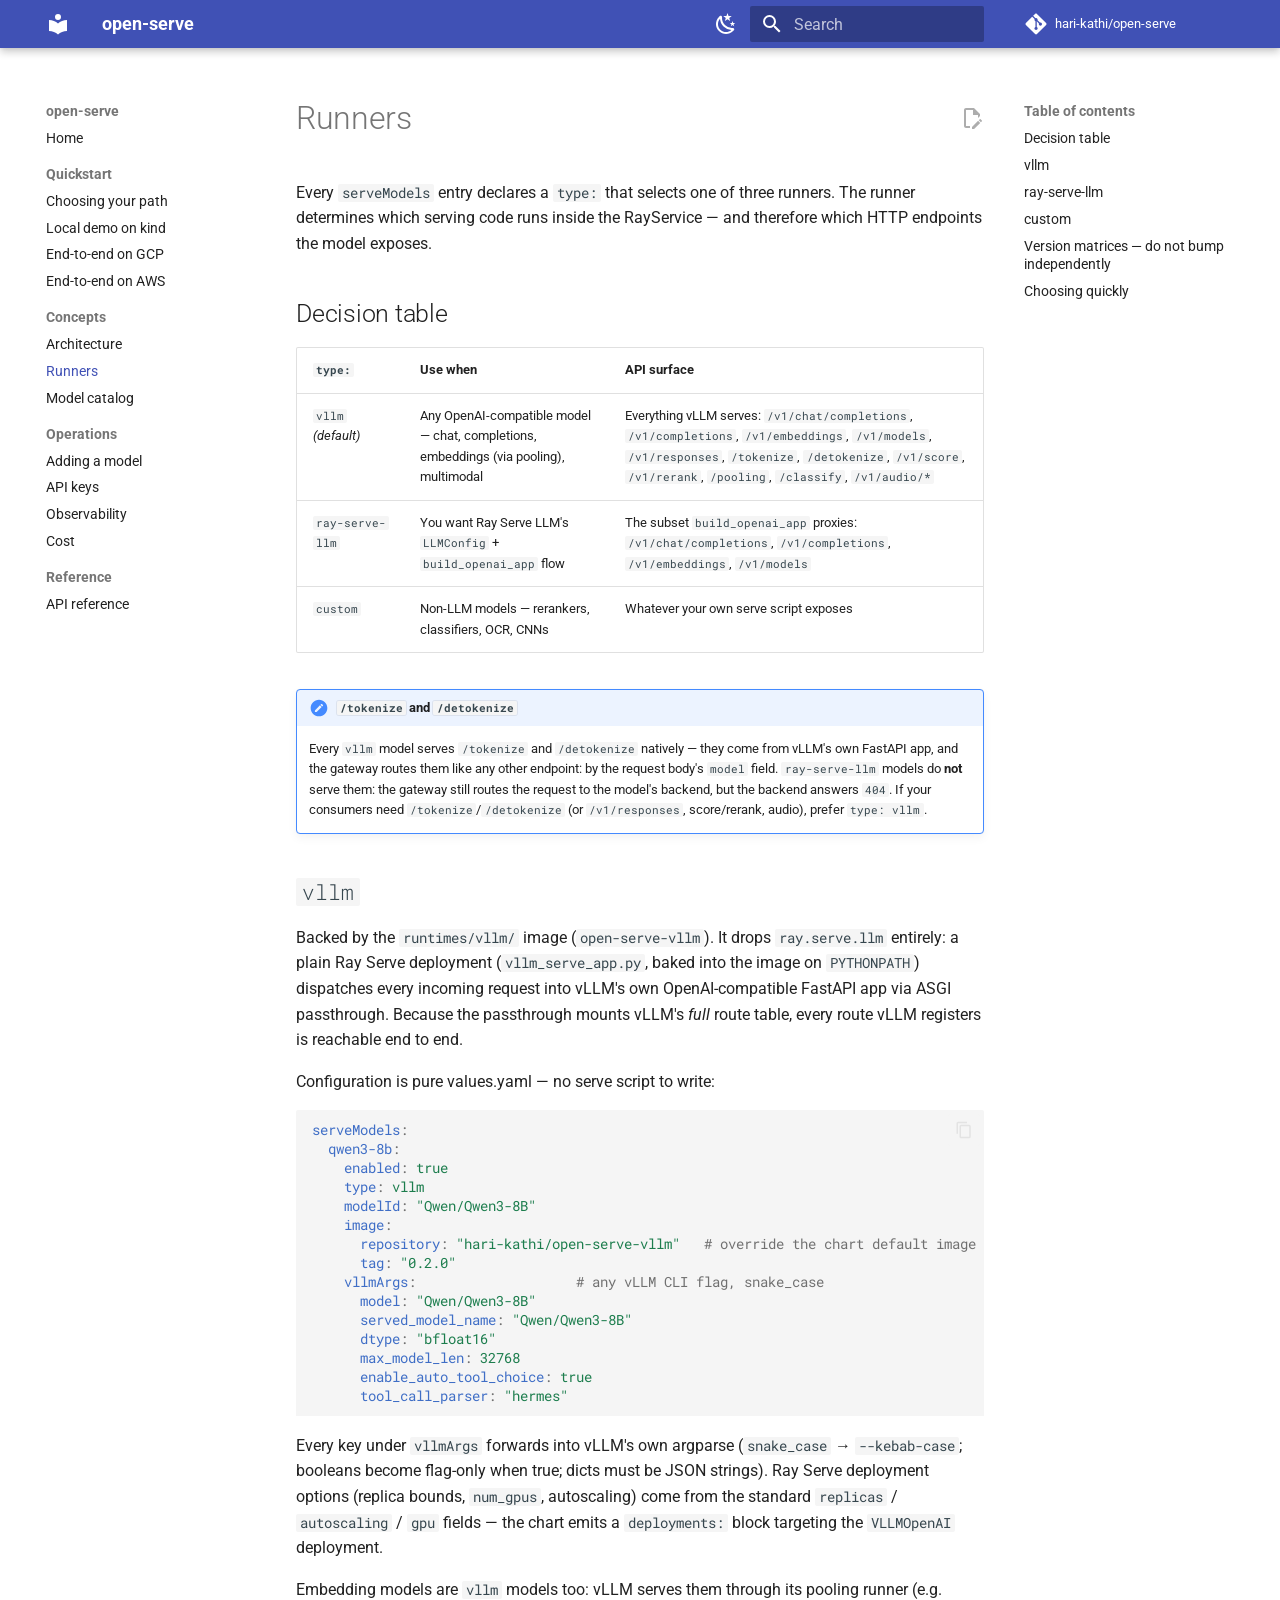
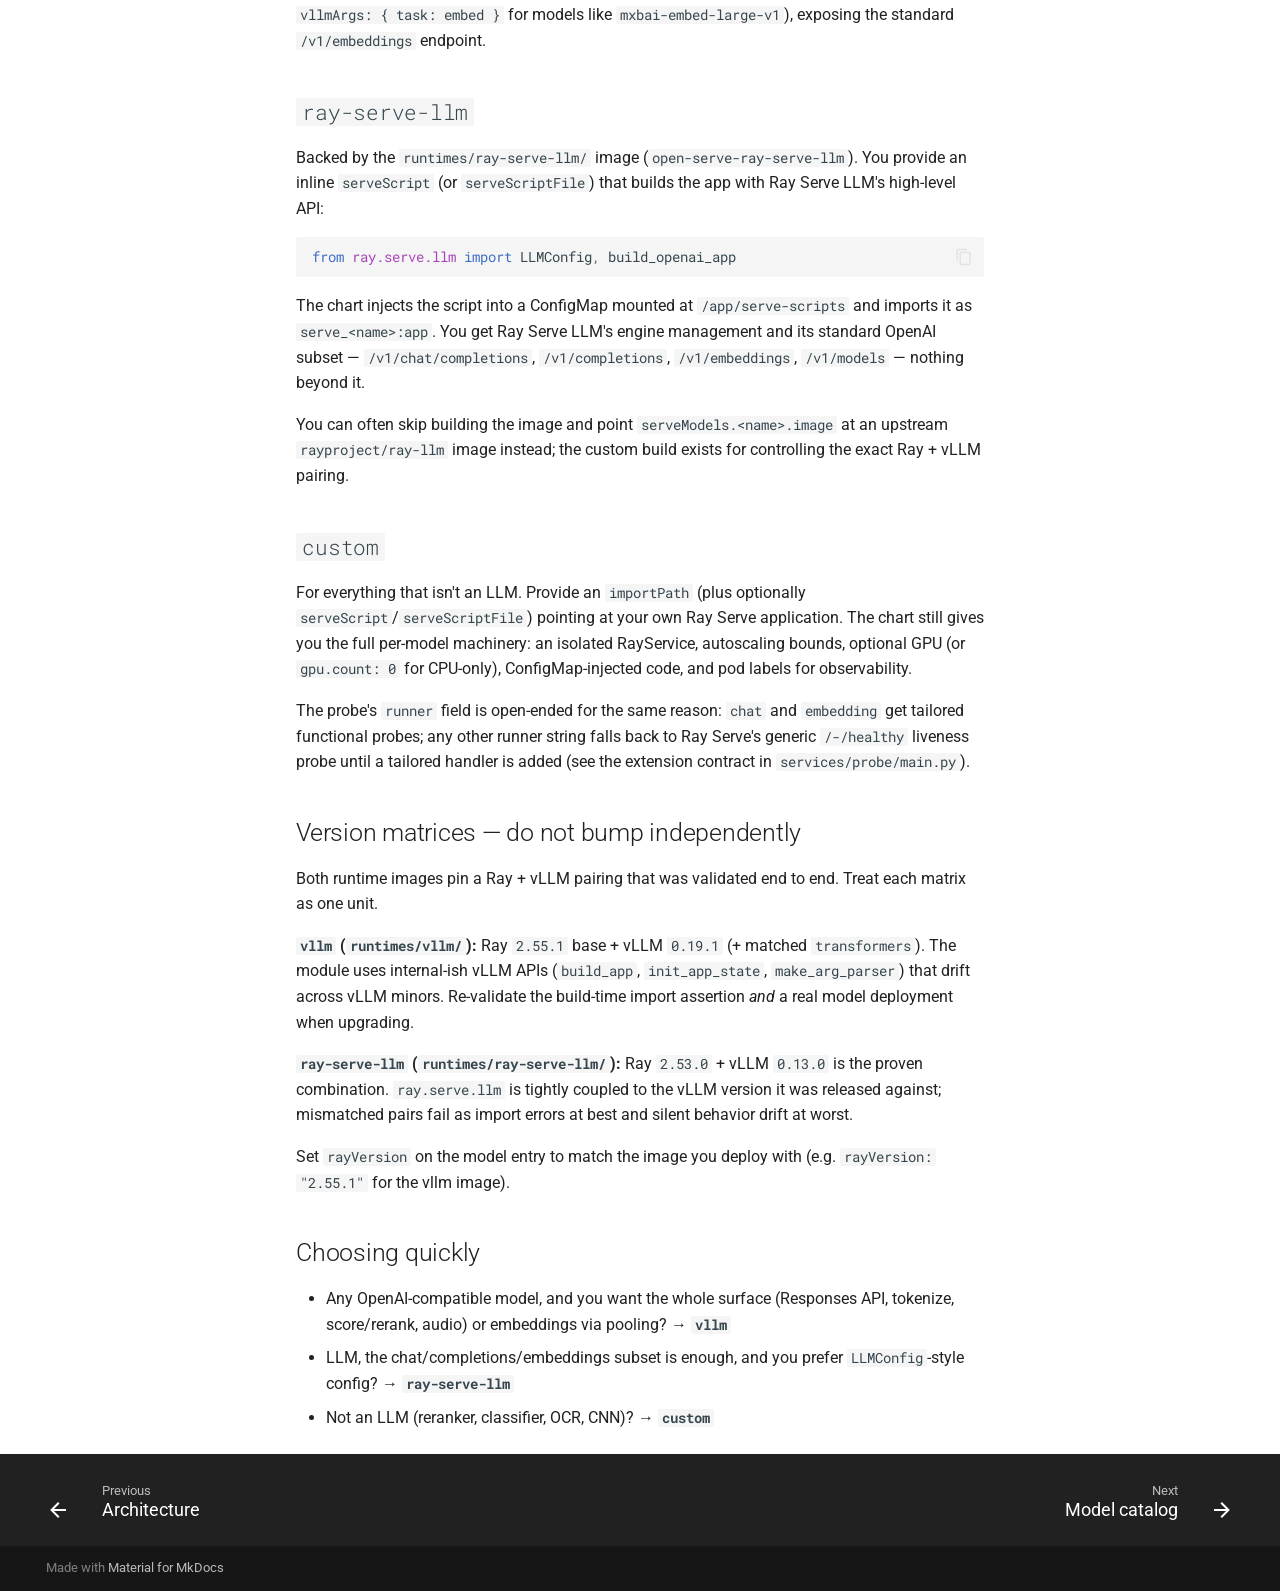
<file: concepts/runners/index.html>
<!doctype html>
<html lang="en" class="no-js">
  <head>
    
      <meta charset="utf-8">
      <meta name="viewport" content="width=device-width,initial-scale=1">
      
        <meta name="description" content="An open, batteries-included model-serving framework for Kubernetes, built on Ray Serve, Ray Serve LLM, and vLLM.">
      
      
      
        <link rel="canonical" href="https://hari-kathi.github.io/open-serve/concepts/runners/">
      
      
        <link rel="prev" href="../architecture/">
      
      
        <link rel="next" href="../model-catalog/">
      
      
        
      
      
      <link rel="icon" href="../../assets/images/favicon.png">
      <meta name="generator" content="mkdocs-1.6.1, mkdocs-material-9.7.7">
    
    
      
        <title>Runners - open-serve</title>
      
    
    
      <link rel="stylesheet" href="../../assets/stylesheets/main.ec1eaa64.min.css">
      
        
        <link rel="stylesheet" href="../../assets/stylesheets/palette.ab4e12ef.min.css">
      
      


    
    
      
    
    
      
        
        
        <link rel="preconnect" href="https://fonts.gstatic.com" crossorigin>
        <link rel="stylesheet" href="https://fonts.googleapis.com/css?family=Roboto:300,300i,400,400i,700,700i%7CRoboto+Mono:400,400i,700,700i&display=fallback">
        <style>:root{--md-text-font:"Roboto";--md-code-font:"Roboto Mono"}</style>
      
    
    
    <script>__md_scope=new URL("../..",location),__md_hash=e=>[...e].reduce(((e,_)=>(e<<5)-e+_.charCodeAt(0)),0),__md_get=(e,_=localStorage,t=__md_scope)=>JSON.parse(_.getItem(t.pathname+"."+e)),__md_set=(e,_,t=localStorage,a=__md_scope)=>{try{t.setItem(a.pathname+"."+e,JSON.stringify(_))}catch(e){}}</script>
    
      

    
    
  </head>
  
  
    
    
      
    
    
    
    
    <body dir="ltr" data-md-color-scheme="default" data-md-color-primary="indigo" data-md-color-accent="indigo">
  
    
    <input class="md-toggle" data-md-toggle="drawer" type="checkbox" id="__drawer" autocomplete="off">
    <input class="md-toggle" data-md-toggle="search" type="checkbox" id="__search" autocomplete="off">
    <label class="md-overlay" for="__drawer"></label>
    <div data-md-component="skip">
      
        
        <a href="#runners" class="md-skip">
          Skip to content
        </a>
      
    </div>
    <div data-md-component="announce">
      
    </div>
    
    
      

  

<header class="md-header md-header--shadow" data-md-component="header">
  <nav class="md-header__inner md-grid" aria-label="Header">
    <a href="../.." title="open-serve" class="md-header__button md-logo" aria-label="open-serve" data-md-component="logo">
      
  
  <svg xmlns="http://www.w3.org/2000/svg" viewBox="0 0 24 24"><path d="M12 8a3 3 0 0 0 3-3 3 3 0 0 0-3-3 3 3 0 0 0-3 3 3 3 0 0 0 3 3m0 3.54C9.64 9.35 6.5 8 3 8v11c3.5 0 6.64 1.35 9 3.54 2.36-2.19 5.5-3.54 9-3.54V8c-3.5 0-6.64 1.35-9 3.54"/></svg>

    </a>
    <label class="md-header__button md-icon" for="__drawer">
      
      <svg xmlns="http://www.w3.org/2000/svg" viewBox="0 0 24 24"><path d="M3 6h18v2H3zm0 5h18v2H3zm0 5h18v2H3z"/></svg>
    </label>
    <div class="md-header__title" data-md-component="header-title">
      <div class="md-header__ellipsis">
        <div class="md-header__topic">
          <span class="md-ellipsis">
            open-serve
          </span>
        </div>
        <div class="md-header__topic" data-md-component="header-topic">
          <span class="md-ellipsis">
            
              Runners
            
          </span>
        </div>
      </div>
    </div>
    
      
        <form class="md-header__option" data-md-component="palette">
  
    
    
    
    <input class="md-option" data-md-color-media="(prefers-color-scheme: light)" data-md-color-scheme="default" data-md-color-primary="indigo" data-md-color-accent="indigo"  aria-label="Switch to dark mode"  type="radio" name="__palette" id="__palette_0">
    
      <label class="md-header__button md-icon" title="Switch to dark mode" for="__palette_1" hidden>
        <svg xmlns="http://www.w3.org/2000/svg" viewBox="0 0 24 24"><path d="m17.75 4.09-2.53 1.94.91 3.06-2.63-1.81-2.63 1.81.91-3.06-2.53-1.94L12.44 4l1.06-3 1.06 3zm3.5 6.91-1.64 1.25.59 1.98-1.7-1.17-1.7 1.17.59-1.98L15.75 11l2.06-.05L18.5 9l.69 1.95zm-2.28 4.95c.83-.08 1.72 1.1 1.19 1.85-.32.45-.66.87-1.08 1.27C15.17 23 8.84 23 4.94 19.07c-3.91-3.9-3.91-10.24 0-14.14.4-.4.82-.76 1.27-1.08.75-.53 1.93.36 1.85 1.19-.27 2.86.69 5.83 2.89 8.02a9.96 9.96 0 0 0 8.02 2.89m-1.64 2.02a12.08 12.08 0 0 1-7.8-3.47c-2.17-2.19-3.33-5-3.49-7.82-2.81 3.14-2.7 7.96.31 10.98 3.02 3.01 7.84 3.12 10.98.31"/></svg>
      </label>
    
  
    
    
    
    <input class="md-option" data-md-color-media="(prefers-color-scheme: dark)" data-md-color-scheme="slate" data-md-color-primary="indigo" data-md-color-accent="indigo"  aria-label="Switch to light mode"  type="radio" name="__palette" id="__palette_1">
    
      <label class="md-header__button md-icon" title="Switch to light mode" for="__palette_0" hidden>
        <svg xmlns="http://www.w3.org/2000/svg" viewBox="0 0 24 24"><path d="M12 7a5 5 0 0 1 5 5 5 5 0 0 1-5 5 5 5 0 0 1-5-5 5 5 0 0 1 5-5m0 2a3 3 0 0 0-3 3 3 3 0 0 0 3 3 3 3 0 0 0 3-3 3 3 0 0 0-3-3m0-7 2.39 3.42C13.65 5.15 12.84 5 12 5s-1.65.15-2.39.42zM3.34 7l4.16-.35A7.2 7.2 0 0 0 5.94 8.5c-.44.74-.69 1.5-.83 2.29zm.02 10 1.76-3.77a7.131 7.131 0 0 0 2.38 4.14zM20.65 7l-1.77 3.79a7.02 7.02 0 0 0-2.38-4.15zm-.01 10-4.14.36c.59-.51 1.12-1.14 1.54-1.86.42-.73.69-1.5.83-2.29zM12 22l-2.41-3.44c.74.27 1.55.44 2.41.44.82 0 1.63-.17 2.37-.44z"/></svg>
      </label>
    
  
</form>
      
    
    
      <script>var palette=__md_get("__palette");if(palette&&palette.color){if("(prefers-color-scheme)"===palette.color.media){var media=matchMedia("(prefers-color-scheme: light)"),input=document.querySelector(media.matches?"[data-md-color-media='(prefers-color-scheme: light)']":"[data-md-color-media='(prefers-color-scheme: dark)']");palette.color.media=input.getAttribute("data-md-color-media"),palette.color.scheme=input.getAttribute("data-md-color-scheme"),palette.color.primary=input.getAttribute("data-md-color-primary"),palette.color.accent=input.getAttribute("data-md-color-accent")}for(var[key,value]of Object.entries(palette.color))document.body.setAttribute("data-md-color-"+key,value)}</script>
    
    
    
      
      
        <label class="md-header__button md-icon" for="__search">
          
          <svg xmlns="http://www.w3.org/2000/svg" viewBox="0 0 24 24"><path d="M9.5 3A6.5 6.5 0 0 1 16 9.5c0 1.61-.59 3.09-1.56 4.23l.27.27h.79l5 5-1.5 1.5-5-5v-.79l-.27-.27A6.52 6.52 0 0 1 9.5 16 6.5 6.5 0 0 1 3 9.5 6.5 6.5 0 0 1 9.5 3m0 2C7 5 5 7 5 9.5S7 14 9.5 14 14 12 14 9.5 12 5 9.5 5"/></svg>
        </label>
        <div class="md-search" data-md-component="search" role="dialog">
  <label class="md-search__overlay" for="__search"></label>
  <div class="md-search__inner" role="search">
    <form class="md-search__form" name="search">
      <input type="text" class="md-search__input" name="query" aria-label="Search" placeholder="Search" autocapitalize="off" autocorrect="off" autocomplete="off" spellcheck="false" data-md-component="search-query" required>
      <label class="md-search__icon md-icon" for="__search">
        
        <svg xmlns="http://www.w3.org/2000/svg" viewBox="0 0 24 24"><path d="M9.5 3A6.5 6.5 0 0 1 16 9.5c0 1.61-.59 3.09-1.56 4.23l.27.27h.79l5 5-1.5 1.5-5-5v-.79l-.27-.27A6.52 6.52 0 0 1 9.5 16 6.5 6.5 0 0 1 3 9.5 6.5 6.5 0 0 1 9.5 3m0 2C7 5 5 7 5 9.5S7 14 9.5 14 14 12 14 9.5 12 5 9.5 5"/></svg>
        
        <svg xmlns="http://www.w3.org/2000/svg" viewBox="0 0 24 24"><path d="M20 11v2H8l5.5 5.5-1.42 1.42L4.16 12l7.92-7.92L13.5 5.5 8 11z"/></svg>
      </label>
      <nav class="md-search__options" aria-label="Search">
        
        <button type="reset" class="md-search__icon md-icon" title="Clear" aria-label="Clear" tabindex="-1">
          
          <svg xmlns="http://www.w3.org/2000/svg" viewBox="0 0 24 24"><path d="M19 6.41 17.59 5 12 10.59 6.41 5 5 6.41 10.59 12 5 17.59 6.41 19 12 13.41 17.59 19 19 17.59 13.41 12z"/></svg>
        </button>
      </nav>
      
        <div class="md-search__suggest" data-md-component="search-suggest"></div>
      
    </form>
    <div class="md-search__output">
      <div class="md-search__scrollwrap" tabindex="0" data-md-scrollfix>
        <div class="md-search-result" data-md-component="search-result">
          <div class="md-search-result__meta">
            Initializing search
          </div>
          <ol class="md-search-result__list" role="presentation"></ol>
        </div>
      </div>
    </div>
  </div>
</div>
      
    
    
      <div class="md-header__source">
        <a href="https://github.com/hari-kathi/open-serve" title="Go to repository" class="md-source" data-md-component="source">
  <div class="md-source__icon md-icon">
    
    <svg xmlns="http://www.w3.org/2000/svg" viewBox="0 0 448 512"><!--! Font Awesome Free 7.1.0 by @fontawesome - https://fontawesome.com License - https://fontawesome.com/license/free (Icons: CC BY 4.0, Fonts: SIL OFL 1.1, Code: MIT License) Copyright 2025 Fonticons, Inc.--><path d="M439.6 236.1 244 40.5c-5.4-5.5-12.8-8.5-20.4-8.5s-15 3-20.4 8.4L162.5 81l51.5 51.5c27.1-9.1 52.7 16.8 43.4 43.7l49.7 49.7c34.2-11.8 61.2 31 35.5 56.7-26.5 26.5-70.2-2.9-56-37.3L240.3 199v121.9c25.3 12.5 22.3 41.8 9.1 55-6.4 6.4-15.2 10.1-24.3 10.1s-17.8-3.6-24.3-10.1c-17.6-17.6-11.1-46.9 11.2-56v-123c-20.8-8.5-24.6-30.7-18.6-45L142.6 101 8.5 235.1C3 240.6 0 247.9 0 255.5s3 15 8.5 20.4l195.6 195.7c5.4 5.4 12.7 8.4 20.4 8.4s15-3 20.4-8.4l194.7-194.7c5.4-5.4 8.4-12.8 8.4-20.4s-3-15-8.4-20.4"/></svg>
  </div>
  <div class="md-source__repository">
    hari-kathi/open-serve
  </div>
</a>
      </div>
    
  </nav>
  
</header>
    
    <div class="md-container" data-md-component="container">
      
      
        
          
        
      
      <main class="md-main" data-md-component="main">
        <div class="md-main__inner md-grid">
          
            
              
              <div class="md-sidebar md-sidebar--primary" data-md-component="sidebar" data-md-type="navigation" >
                <div class="md-sidebar__scrollwrap">
                  <div class="md-sidebar__inner">
                    



<nav class="md-nav md-nav--primary" aria-label="Navigation" data-md-level="0">
  <label class="md-nav__title" for="__drawer">
    <a href="../.." title="open-serve" class="md-nav__button md-logo" aria-label="open-serve" data-md-component="logo">
      
  
  <svg xmlns="http://www.w3.org/2000/svg" viewBox="0 0 24 24"><path d="M12 8a3 3 0 0 0 3-3 3 3 0 0 0-3-3 3 3 0 0 0-3 3 3 3 0 0 0 3 3m0 3.54C9.64 9.35 6.5 8 3 8v11c3.5 0 6.64 1.35 9 3.54 2.36-2.19 5.5-3.54 9-3.54V8c-3.5 0-6.64 1.35-9 3.54"/></svg>

    </a>
    open-serve
  </label>
  
    <div class="md-nav__source">
      <a href="https://github.com/hari-kathi/open-serve" title="Go to repository" class="md-source" data-md-component="source">
  <div class="md-source__icon md-icon">
    
    <svg xmlns="http://www.w3.org/2000/svg" viewBox="0 0 448 512"><!--! Font Awesome Free 7.1.0 by @fontawesome - https://fontawesome.com License - https://fontawesome.com/license/free (Icons: CC BY 4.0, Fonts: SIL OFL 1.1, Code: MIT License) Copyright 2025 Fonticons, Inc.--><path d="M439.6 236.1 244 40.5c-5.4-5.5-12.8-8.5-20.4-8.5s-15 3-20.4 8.4L162.5 81l51.5 51.5c27.1-9.1 52.7 16.8 43.4 43.7l49.7 49.7c34.2-11.8 61.2 31 35.5 56.7-26.5 26.5-70.2-2.9-56-37.3L240.3 199v121.9c25.3 12.5 22.3 41.8 9.1 55-6.4 6.4-15.2 10.1-24.3 10.1s-17.8-3.6-24.3-10.1c-17.6-17.6-11.1-46.9 11.2-56v-123c-20.8-8.5-24.6-30.7-18.6-45L142.6 101 8.5 235.1C3 240.6 0 247.9 0 255.5s3 15 8.5 20.4l195.6 195.7c5.4 5.4 12.7 8.4 20.4 8.4s15-3 20.4-8.4l194.7-194.7c5.4-5.4 8.4-12.8 8.4-20.4s-3-15-8.4-20.4"/></svg>
  </div>
  <div class="md-source__repository">
    hari-kathi/open-serve
  </div>
</a>
    </div>
  
  <ul class="md-nav__list" data-md-scrollfix>
    
      
      
  
  
  
  
    <li class="md-nav__item">
      <a href="../.." class="md-nav__link">
        
  
  
  <span class="md-ellipsis">
    
  
    Home
  

    
  </span>
  
  

      </a>
    </li>
  

    
      
      
  
  
  
  
    
    
    
    
      
        
        
      
    
    
    <li class="md-nav__item md-nav__item--section md-nav__item--nested">
      
        
        
        <input class="md-nav__toggle md-toggle " type="checkbox" id="__nav_2" >
        
          
          <label class="md-nav__link" for="__nav_2" id="__nav_2_label" tabindex="">
            
  
  
  <span class="md-ellipsis">
    
  
    Quickstart
  

    
  </span>
  
  

            <span class="md-nav__icon md-icon"></span>
          </label>
        
        <nav class="md-nav" data-md-level="1" aria-labelledby="__nav_2_label" aria-expanded="false">
          <label class="md-nav__title" for="__nav_2">
            <span class="md-nav__icon md-icon"></span>
            
  
    Quickstart
  

          </label>
          <ul class="md-nav__list" data-md-scrollfix>
            
              
                
  
  
  
  
    <li class="md-nav__item">
      <a href="../../quickstart/" class="md-nav__link">
        
  
  
  <span class="md-ellipsis">
    
  
    Choosing your path
  

    
  </span>
  
  

      </a>
    </li>
  

              
            
              
                
  
  
  
  
    <li class="md-nav__item">
      <a href="../../quickstart/kind/" class="md-nav__link">
        
  
  
  <span class="md-ellipsis">
    
  
    Local demo on kind
  

    
  </span>
  
  

      </a>
    </li>
  

              
            
              
                
  
  
  
  
    <li class="md-nav__item">
      <a href="../../quickstart/gcp/" class="md-nav__link">
        
  
  
  <span class="md-ellipsis">
    
  
    End-to-end on GCP
  

    
  </span>
  
  

      </a>
    </li>
  

              
            
              
                
  
  
  
  
    <li class="md-nav__item">
      <a href="../../quickstart/aws/" class="md-nav__link">
        
  
  
  <span class="md-ellipsis">
    
  
    End-to-end on AWS
  

    
  </span>
  
  

      </a>
    </li>
  

              
            
          </ul>
        </nav>
      
    </li>
  

    
      
      
  
  
    
  
  
  
    
    
    
    
      
        
        
      
    
    
    <li class="md-nav__item md-nav__item--active md-nav__item--section md-nav__item--nested">
      
        
        
        <input class="md-nav__toggle md-toggle " type="checkbox" id="__nav_3" checked>
        
          
          <label class="md-nav__link" for="__nav_3" id="__nav_3_label" tabindex="">
            
  
  
  <span class="md-ellipsis">
    
  
    Concepts
  

    
  </span>
  
  

            <span class="md-nav__icon md-icon"></span>
          </label>
        
        <nav class="md-nav" data-md-level="1" aria-labelledby="__nav_3_label" aria-expanded="true">
          <label class="md-nav__title" for="__nav_3">
            <span class="md-nav__icon md-icon"></span>
            
  
    Concepts
  

          </label>
          <ul class="md-nav__list" data-md-scrollfix>
            
              
                
  
  
  
  
    <li class="md-nav__item">
      <a href="../architecture/" class="md-nav__link">
        
  
  
  <span class="md-ellipsis">
    
  
    Architecture
  

    
  </span>
  
  

      </a>
    </li>
  

              
            
              
                
  
  
    
  
  
  
    <li class="md-nav__item md-nav__item--active">
      
      <input class="md-nav__toggle md-toggle" type="checkbox" id="__toc">
      
      
        
      
      
        <label class="md-nav__link md-nav__link--active" for="__toc">
          
  
  
  <span class="md-ellipsis">
    
  
    Runners
  

    
  </span>
  
  

          <span class="md-nav__icon md-icon"></span>
        </label>
      
      <a href="./" class="md-nav__link md-nav__link--active">
        
  
  
  <span class="md-ellipsis">
    
  
    Runners
  

    
  </span>
  
  

      </a>
      
        

<nav class="md-nav md-nav--secondary" aria-label="Table of contents">
  
  
  
    
  
  
    <label class="md-nav__title" for="__toc">
      <span class="md-nav__icon md-icon"></span>
      Table of contents
    </label>
    <ul class="md-nav__list" data-md-component="toc" data-md-scrollfix>
      
        <li class="md-nav__item">
  <a href="#decision-table" class="md-nav__link">
    <span class="md-ellipsis">
      
        Decision table
      
    </span>
  </a>
  
</li>
      
        <li class="md-nav__item">
  <a href="#vllm" class="md-nav__link">
    <span class="md-ellipsis">
      
        vllm
      
    </span>
  </a>
  
</li>
      
        <li class="md-nav__item">
  <a href="#ray-serve-llm" class="md-nav__link">
    <span class="md-ellipsis">
      
        ray-serve-llm
      
    </span>
  </a>
  
</li>
      
        <li class="md-nav__item">
  <a href="#custom" class="md-nav__link">
    <span class="md-ellipsis">
      
        custom
      
    </span>
  </a>
  
</li>
      
        <li class="md-nav__item">
  <a href="#version-matrices-do-not-bump-independently" class="md-nav__link">
    <span class="md-ellipsis">
      
        Version matrices — do not bump independently
      
    </span>
  </a>
  
</li>
      
        <li class="md-nav__item">
  <a href="#choosing-quickly" class="md-nav__link">
    <span class="md-ellipsis">
      
        Choosing quickly
      
    </span>
  </a>
  
</li>
      
    </ul>
  
</nav>
      
    </li>
  

              
            
              
                
  
  
  
  
    <li class="md-nav__item">
      <a href="../model-catalog/" class="md-nav__link">
        
  
  
  <span class="md-ellipsis">
    
  
    Model catalog
  

    
  </span>
  
  

      </a>
    </li>
  

              
            
          </ul>
        </nav>
      
    </li>
  

    
      
      
  
  
  
  
    
    
    
    
      
        
        
      
    
    
    <li class="md-nav__item md-nav__item--section md-nav__item--nested">
      
        
        
        <input class="md-nav__toggle md-toggle " type="checkbox" id="__nav_4" >
        
          
          <label class="md-nav__link" for="__nav_4" id="__nav_4_label" tabindex="">
            
  
  
  <span class="md-ellipsis">
    
  
    Operations
  

    
  </span>
  
  

            <span class="md-nav__icon md-icon"></span>
          </label>
        
        <nav class="md-nav" data-md-level="1" aria-labelledby="__nav_4_label" aria-expanded="false">
          <label class="md-nav__title" for="__nav_4">
            <span class="md-nav__icon md-icon"></span>
            
  
    Operations
  

          </label>
          <ul class="md-nav__list" data-md-scrollfix>
            
              
                
  
  
  
  
    <li class="md-nav__item">
      <a href="../../operations/adding-a-model/" class="md-nav__link">
        
  
  
  <span class="md-ellipsis">
    
  
    Adding a model
  

    
  </span>
  
  

      </a>
    </li>
  

              
            
              
                
  
  
  
  
    <li class="md-nav__item">
      <a href="../../operations/api-keys/" class="md-nav__link">
        
  
  
  <span class="md-ellipsis">
    
  
    API keys
  

    
  </span>
  
  

      </a>
    </li>
  

              
            
              
                
  
  
  
  
    <li class="md-nav__item">
      <a href="../../operations/observability/" class="md-nav__link">
        
  
  
  <span class="md-ellipsis">
    
  
    Observability
  

    
  </span>
  
  

      </a>
    </li>
  

              
            
              
                
  
  
  
  
    <li class="md-nav__item">
      <a href="../../operations/cost/" class="md-nav__link">
        
  
  
  <span class="md-ellipsis">
    
  
    Cost
  

    
  </span>
  
  

      </a>
    </li>
  

              
            
          </ul>
        </nav>
      
    </li>
  

    
      
      
  
  
  
  
    
    
    
    
      
        
        
      
    
    
    <li class="md-nav__item md-nav__item--section md-nav__item--nested">
      
        
        
        <input class="md-nav__toggle md-toggle " type="checkbox" id="__nav_5" >
        
          
          <label class="md-nav__link" for="__nav_5" id="__nav_5_label" tabindex="">
            
  
  
  <span class="md-ellipsis">
    
  
    Reference
  

    
  </span>
  
  

            <span class="md-nav__icon md-icon"></span>
          </label>
        
        <nav class="md-nav" data-md-level="1" aria-labelledby="__nav_5_label" aria-expanded="false">
          <label class="md-nav__title" for="__nav_5">
            <span class="md-nav__icon md-icon"></span>
            
  
    Reference
  

          </label>
          <ul class="md-nav__list" data-md-scrollfix>
            
              
                
  
  
  
  
    <li class="md-nav__item">
      <a href="../../reference/api/" class="md-nav__link">
        
  
  
  <span class="md-ellipsis">
    
  
    API reference
  

    
  </span>
  
  

      </a>
    </li>
  

              
            
          </ul>
        </nav>
      
    </li>
  

    
  </ul>
</nav>
                  </div>
                </div>
              </div>
            
            
              
              <div class="md-sidebar md-sidebar--secondary" data-md-component="sidebar" data-md-type="toc" >
                <div class="md-sidebar__scrollwrap">
                  <div class="md-sidebar__inner">
                    

<nav class="md-nav md-nav--secondary" aria-label="Table of contents">
  
  
  
    
  
  
    <label class="md-nav__title" for="__toc">
      <span class="md-nav__icon md-icon"></span>
      Table of contents
    </label>
    <ul class="md-nav__list" data-md-component="toc" data-md-scrollfix>
      
        <li class="md-nav__item">
  <a href="#decision-table" class="md-nav__link">
    <span class="md-ellipsis">
      
        Decision table
      
    </span>
  </a>
  
</li>
      
        <li class="md-nav__item">
  <a href="#vllm" class="md-nav__link">
    <span class="md-ellipsis">
      
        vllm
      
    </span>
  </a>
  
</li>
      
        <li class="md-nav__item">
  <a href="#ray-serve-llm" class="md-nav__link">
    <span class="md-ellipsis">
      
        ray-serve-llm
      
    </span>
  </a>
  
</li>
      
        <li class="md-nav__item">
  <a href="#custom" class="md-nav__link">
    <span class="md-ellipsis">
      
        custom
      
    </span>
  </a>
  
</li>
      
        <li class="md-nav__item">
  <a href="#version-matrices-do-not-bump-independently" class="md-nav__link">
    <span class="md-ellipsis">
      
        Version matrices — do not bump independently
      
    </span>
  </a>
  
</li>
      
        <li class="md-nav__item">
  <a href="#choosing-quickly" class="md-nav__link">
    <span class="md-ellipsis">
      
        Choosing quickly
      
    </span>
  </a>
  
</li>
      
    </ul>
  
</nav>
                  </div>
                </div>
              </div>
            
          
          
            <div class="md-content" data-md-component="content">
              
              <article class="md-content__inner md-typeset">
                
                  


  
    <a href="https://github.com/hari-kathi/open-serve/edit/main/docs/concepts/runners.md" title="Edit this page" class="md-content__button md-icon" rel="edit">
      
      <svg xmlns="http://www.w3.org/2000/svg" viewBox="0 0 24 24"><path d="M10 20H6V4h7v5h5v3.1l2-2V8l-6-6H6c-1.1 0-2 .9-2 2v16c0 1.1.9 2 2 2h4zm10.2-7c.1 0 .3.1.4.2l1.3 1.3c.2.2.2.6 0 .8l-1 1-2.1-2.1 1-1c.1-.1.2-.2.4-.2m0 3.9L14.1 23H12v-2.1l6.1-6.1z"/></svg>
    </a>
  
  


<h1 id="runners">Runners<a class="headerlink" href="#runners" title="Permanent link">&para;</a></h1>
<p>Every <code>serveModels</code> entry declares a <code>type:</code> that selects one of three runners. The runner determines which serving code runs inside the RayService — and therefore which HTTP endpoints the model exposes.</p>
<h2 id="decision-table">Decision table<a class="headerlink" href="#decision-table" title="Permanent link">&para;</a></h2>
<table>
<thead>
<tr>
<th><code>type:</code></th>
<th>Use when</th>
<th>API surface</th>
</tr>
</thead>
<tbody>
<tr>
<td><code>vllm</code> <em>(default)</em></td>
<td>Any OpenAI-compatible model — chat, completions, embeddings (via pooling), multimodal</td>
<td>Everything vLLM serves: <code>/v1/chat/completions</code>, <code>/v1/completions</code>, <code>/v1/embeddings</code>, <code>/v1/models</code>, <code>/v1/responses</code>, <code>/tokenize</code>, <code>/detokenize</code>, <code>/v1/score</code>, <code>/v1/rerank</code>, <code>/pooling</code>, <code>/classify</code>, <code>/v1/audio/*</code></td>
</tr>
<tr>
<td><code>ray-serve-llm</code></td>
<td>You want Ray Serve LLM's <code>LLMConfig</code> + <code>build_openai_app</code> flow</td>
<td>The subset <code>build_openai_app</code> proxies: <code>/v1/chat/completions</code>, <code>/v1/completions</code>, <code>/v1/embeddings</code>, <code>/v1/models</code></td>
</tr>
<tr>
<td><code>custom</code></td>
<td>Non-LLM models — rerankers, classifiers, OCR, CNNs</td>
<td>Whatever your own serve script exposes</td>
</tr>
</tbody>
</table>
<div class="admonition note">
<p class="admonition-title"><code>/tokenize</code> and <code>/detokenize</code></p>
<p>Every <code>vllm</code> model serves <code>/tokenize</code> and <code>/detokenize</code> natively — they come from vLLM's own FastAPI app, and the gateway routes them like any other endpoint: by the request body's <code>model</code> field. <code>ray-serve-llm</code> models do <strong>not</strong> serve them: the gateway still routes the request to the model's backend, but the backend answers <code>404</code>. If your consumers need <code>/tokenize</code>/<code>/detokenize</code> (or <code>/v1/responses</code>, score/rerank, audio), prefer <code>type: vllm</code>.</p>
</div>
<h2 id="vllm"><code>vllm</code><a class="headerlink" href="#vllm" title="Permanent link">&para;</a></h2>
<p>Backed by the <code>runtimes/vllm/</code> image (<code>open-serve-vllm</code>). It drops <code>ray.serve.llm</code> entirely: a plain Ray Serve deployment (<code>vllm_serve_app.py</code>, baked into the image on <code>PYTHONPATH</code>) dispatches every incoming request into vLLM's own OpenAI-compatible FastAPI app via ASGI passthrough. Because the passthrough mounts vLLM's <em>full</em> route table, every route vLLM registers is reachable end to end.</p>
<p>Configuration is pure values.yaml — no serve script to write:</p>
<div class="highlight"><pre><span></span><code><a id="__codelineno-0-1" name="__codelineno-0-1" href="#__codelineno-0-1"></a><span class="nt">serveModels</span><span class="p">:</span>
<a id="__codelineno-0-2" name="__codelineno-0-2" href="#__codelineno-0-2"></a><span class="w">  </span><span class="nt">qwen3-8b</span><span class="p">:</span>
<a id="__codelineno-0-3" name="__codelineno-0-3" href="#__codelineno-0-3"></a><span class="w">    </span><span class="nt">enabled</span><span class="p">:</span><span class="w"> </span><span class="l l-Scalar l-Scalar-Plain">true</span>
<a id="__codelineno-0-4" name="__codelineno-0-4" href="#__codelineno-0-4"></a><span class="w">    </span><span class="nt">type</span><span class="p">:</span><span class="w"> </span><span class="l l-Scalar l-Scalar-Plain">vllm</span>
<a id="__codelineno-0-5" name="__codelineno-0-5" href="#__codelineno-0-5"></a><span class="w">    </span><span class="nt">modelId</span><span class="p">:</span><span class="w"> </span><span class="s">"Qwen/Qwen3-8B"</span>
<a id="__codelineno-0-6" name="__codelineno-0-6" href="#__codelineno-0-6"></a><span class="w">    </span><span class="nt">image</span><span class="p">:</span>
<a id="__codelineno-0-7" name="__codelineno-0-7" href="#__codelineno-0-7"></a><span class="w">      </span><span class="nt">repository</span><span class="p">:</span><span class="w"> </span><span class="s">"hari-kathi/open-serve-vllm"</span><span class="w">   </span><span class="c1"># override the chart default image</span>
<a id="__codelineno-0-8" name="__codelineno-0-8" href="#__codelineno-0-8"></a><span class="w">      </span><span class="nt">tag</span><span class="p">:</span><span class="w"> </span><span class="s">"0.2.0"</span>
<a id="__codelineno-0-9" name="__codelineno-0-9" href="#__codelineno-0-9"></a><span class="w">    </span><span class="nt">vllmArgs</span><span class="p">:</span><span class="w">                    </span><span class="c1"># any vLLM CLI flag, snake_case</span>
<a id="__codelineno-0-10" name="__codelineno-0-10" href="#__codelineno-0-10"></a><span class="w">      </span><span class="nt">model</span><span class="p">:</span><span class="w"> </span><span class="s">"Qwen/Qwen3-8B"</span>
<a id="__codelineno-0-11" name="__codelineno-0-11" href="#__codelineno-0-11"></a><span class="w">      </span><span class="nt">served_model_name</span><span class="p">:</span><span class="w"> </span><span class="s">"Qwen/Qwen3-8B"</span>
<a id="__codelineno-0-12" name="__codelineno-0-12" href="#__codelineno-0-12"></a><span class="w">      </span><span class="nt">dtype</span><span class="p">:</span><span class="w"> </span><span class="s">"bfloat16"</span>
<a id="__codelineno-0-13" name="__codelineno-0-13" href="#__codelineno-0-13"></a><span class="w">      </span><span class="nt">max_model_len</span><span class="p">:</span><span class="w"> </span><span class="l l-Scalar l-Scalar-Plain">32768</span>
<a id="__codelineno-0-14" name="__codelineno-0-14" href="#__codelineno-0-14"></a><span class="w">      </span><span class="nt">enable_auto_tool_choice</span><span class="p">:</span><span class="w"> </span><span class="l l-Scalar l-Scalar-Plain">true</span>
<a id="__codelineno-0-15" name="__codelineno-0-15" href="#__codelineno-0-15"></a><span class="w">      </span><span class="nt">tool_call_parser</span><span class="p">:</span><span class="w"> </span><span class="s">"hermes"</span>
</code></pre></div>
<p>Every key under <code>vllmArgs</code> forwards into vLLM's own argparse (<code>snake_case</code> → <code>--kebab-case</code>; booleans become flag-only when true; dicts must be JSON strings). Ray Serve deployment options (replica bounds, <code>num_gpus</code>, autoscaling) come from the standard <code>replicas</code> / <code>autoscaling</code> / <code>gpu</code> fields — the chart emits a <code>deployments:</code> block targeting the <code>VLLMOpenAI</code> deployment.</p>
<p>Embedding models are <code>vllm</code> models too: vLLM serves them through its pooling runner (e.g. <code>vllmArgs: { task: embed }</code> for models like <code>mxbai-embed-large-v1</code>), exposing the standard <code>/v1/embeddings</code> endpoint.</p>
<h2 id="ray-serve-llm"><code>ray-serve-llm</code><a class="headerlink" href="#ray-serve-llm" title="Permanent link">&para;</a></h2>
<p>Backed by the <code>runtimes/ray-serve-llm/</code> image (<code>open-serve-ray-serve-llm</code>). You provide an inline <code>serveScript</code> (or <code>serveScriptFile</code>) that builds the app with Ray Serve LLM's high-level API:</p>
<div class="highlight"><pre><span></span><code><a id="__codelineno-1-1" name="__codelineno-1-1" href="#__codelineno-1-1"></a><span class="kn">from</span><span class="w"> </span><span class="nn">ray.serve.llm</span><span class="w"> </span><span class="kn">import</span> <span class="n">LLMConfig</span><span class="p">,</span> <span class="n">build_openai_app</span>
</code></pre></div>
<p>The chart injects the script into a ConfigMap mounted at <code>/app/serve-scripts</code> and imports it as <code>serve_&lt;name&gt;:app</code>. You get Ray Serve LLM's engine management and its standard OpenAI subset — <code>/v1/chat/completions</code>, <code>/v1/completions</code>, <code>/v1/embeddings</code>, <code>/v1/models</code> — nothing beyond it.</p>
<p>You can often skip building the image and point <code>serveModels.&lt;name&gt;.image</code> at an upstream <code>rayproject/ray-llm</code> image instead; the custom build exists for controlling the exact Ray + vLLM pairing.</p>
<h2 id="custom"><code>custom</code><a class="headerlink" href="#custom" title="Permanent link">&para;</a></h2>
<p>For everything that isn't an LLM. Provide an <code>importPath</code> (plus optionally <code>serveScript</code>/<code>serveScriptFile</code>) pointing at your own Ray Serve application. The chart still gives you the full per-model machinery: an isolated RayService, autoscaling bounds, optional GPU (or <code>gpu.count: 0</code> for CPU-only), ConfigMap-injected code, and pod labels for observability.</p>
<p>The probe's <code>runner</code> field is open-ended for the same reason: <code>chat</code> and <code>embedding</code> get tailored functional probes; any other runner string falls back to Ray Serve's generic <code>/-/healthy</code> liveness probe until a tailored handler is added (see the extension contract in <code>services/probe/main.py</code>).</p>
<h2 id="version-matrices-do-not-bump-independently">Version matrices — do not bump independently<a class="headerlink" href="#version-matrices-do-not-bump-independently" title="Permanent link">&para;</a></h2>
<p>Both runtime images pin a Ray + vLLM pairing that was validated end to end. Treat each matrix as one unit.</p>
<p><strong><code>vllm</code> (<code>runtimes/vllm/</code>):</strong> Ray <code>2.55.1</code> base + vLLM <code>0.19.1</code> (+ matched <code>transformers</code>). The module uses internal-ish vLLM APIs (<code>build_app</code>, <code>init_app_state</code>, <code>make_arg_parser</code>) that drift across vLLM minors. Re-validate the build-time import assertion <em>and</em> a real model deployment when upgrading.</p>
<p><strong><code>ray-serve-llm</code> (<code>runtimes/ray-serve-llm/</code>):</strong> Ray <code>2.53.0</code> + vLLM <code>0.13.0</code> is the proven combination. <code>ray.serve.llm</code> is tightly coupled to the vLLM version it was released against; mismatched pairs fail as import errors at best and silent behavior drift at worst.</p>
<p>Set <code>rayVersion</code> on the model entry to match the image you deploy with (e.g. <code>rayVersion: "2.55.1"</code> for the vllm image).</p>
<h2 id="choosing-quickly">Choosing quickly<a class="headerlink" href="#choosing-quickly" title="Permanent link">&para;</a></h2>
<ul>
<li>Any OpenAI-compatible model, and you want the whole surface (Responses API, tokenize, score/rerank, audio) or embeddings via pooling? → <strong><code>vllm</code></strong></li>
<li>LLM, the chat/completions/embeddings subset is enough, and you prefer <code>LLMConfig</code>-style config? → <strong><code>ray-serve-llm</code></strong></li>
<li>Not an LLM (reranker, classifier, OCR, CNN)? → <strong><code>custom</code></strong></li>
</ul>












                
              </article>
            </div>
          
          
<script>var target=document.getElementById(location.hash.slice(1));target&&target.name&&(target.checked=target.name.startsWith("__tabbed_"))</script>
        </div>
        
          <button type="button" class="md-top md-icon" data-md-component="top" hidden>
  
  <svg xmlns="http://www.w3.org/2000/svg" viewBox="0 0 24 24"><path d="M13 20h-2V8l-5.5 5.5-1.42-1.42L12 4.16l7.92 7.92-1.42 1.42L13 8z"/></svg>
  Back to top
</button>
        
      </main>
      
        <footer class="md-footer">
  
    
      
      <nav class="md-footer__inner md-grid" aria-label="Footer" >
        
          
          <a href="../architecture/" class="md-footer__link md-footer__link--prev" aria-label="Previous: Architecture">
            <div class="md-footer__button md-icon">
              
              <svg xmlns="http://www.w3.org/2000/svg" viewBox="0 0 24 24"><path d="M20 11v2H8l5.5 5.5-1.42 1.42L4.16 12l7.92-7.92L13.5 5.5 8 11z"/></svg>
            </div>
            <div class="md-footer__title">
              <span class="md-footer__direction">
                Previous
              </span>
              <div class="md-ellipsis">
                Architecture
              </div>
            </div>
          </a>
        
        
          
          <a href="../model-catalog/" class="md-footer__link md-footer__link--next" aria-label="Next: Model catalog">
            <div class="md-footer__title">
              <span class="md-footer__direction">
                Next
              </span>
              <div class="md-ellipsis">
                Model catalog
              </div>
            </div>
            <div class="md-footer__button md-icon">
              
              <svg xmlns="http://www.w3.org/2000/svg" viewBox="0 0 24 24"><path d="M4 11v2h12l-5.5 5.5 1.42 1.42L19.84 12l-7.92-7.92L10.5 5.5 16 11z"/></svg>
            </div>
          </a>
        
      </nav>
    
  
  <div class="md-footer-meta md-typeset">
    <div class="md-footer-meta__inner md-grid">
      <div class="md-copyright">
  
  
    Made with
    <a href="https://squidfunk.github.io/mkdocs-material/" target="_blank" rel="noopener">
      Material for MkDocs
    </a>
  
</div>
      
    </div>
  </div>
</footer>
      
    </div>
    <div class="md-dialog" data-md-component="dialog">
      <div class="md-dialog__inner md-typeset"></div>
    </div>
    
    
    
      
      
      <script id="__config" type="application/json">{"annotate": null, "base": "../..", "features": ["navigation.sections", "navigation.top", "navigation.footer", "content.code.copy", "content.action.edit", "search.suggest", "search.highlight"], "search": "../../assets/javascripts/workers/search.2c215733.min.js", "tags": null, "translations": {"clipboard.copied": "Copied to clipboard", "clipboard.copy": "Copy to clipboard", "search.result.more.one": "1 more on this page", "search.result.more.other": "# more on this page", "search.result.none": "No matching documents", "search.result.one": "1 matching document", "search.result.other": "# matching documents", "search.result.placeholder": "Type to start searching", "search.result.term.missing": "Missing", "select.version": "Select version"}, "version": null}</script>
    
    
      <script src="../../assets/javascripts/bundle.d7400e89.min.js"></script>
      
    
  </body>
</html>
</file>
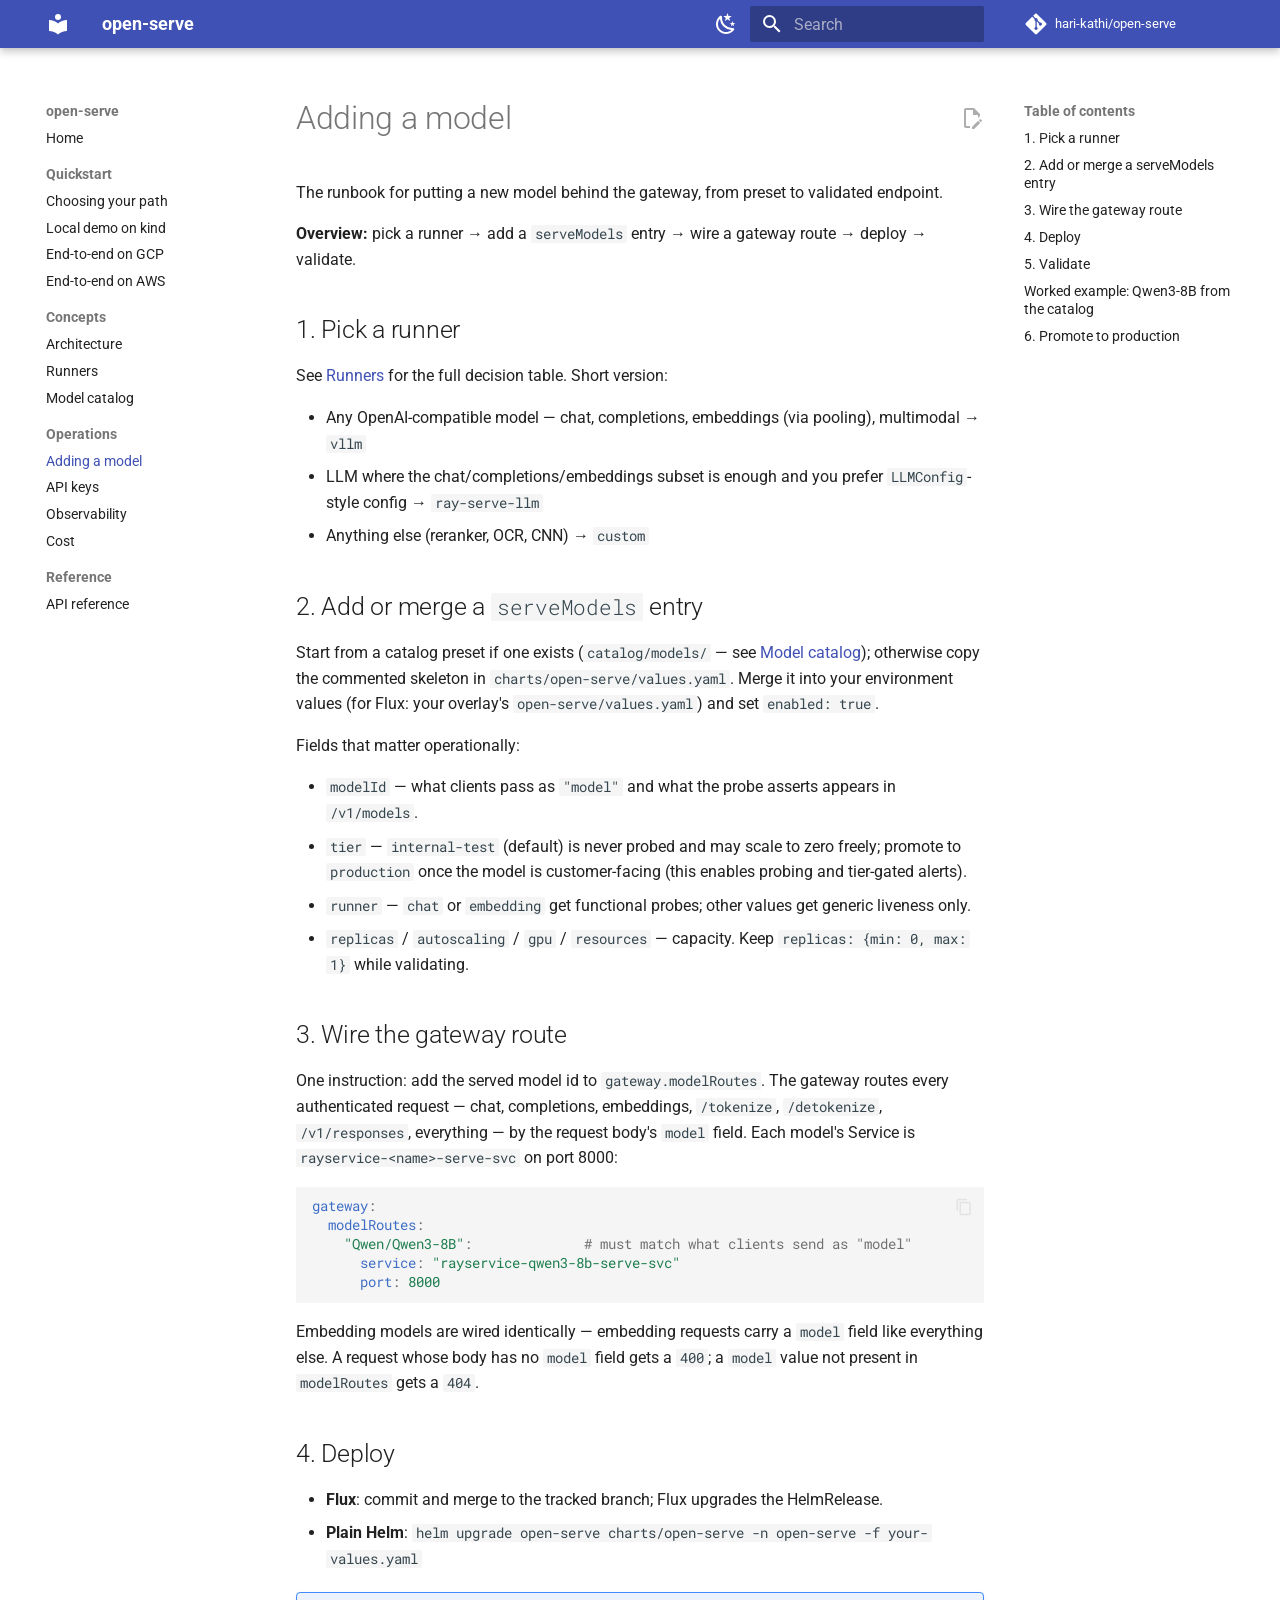
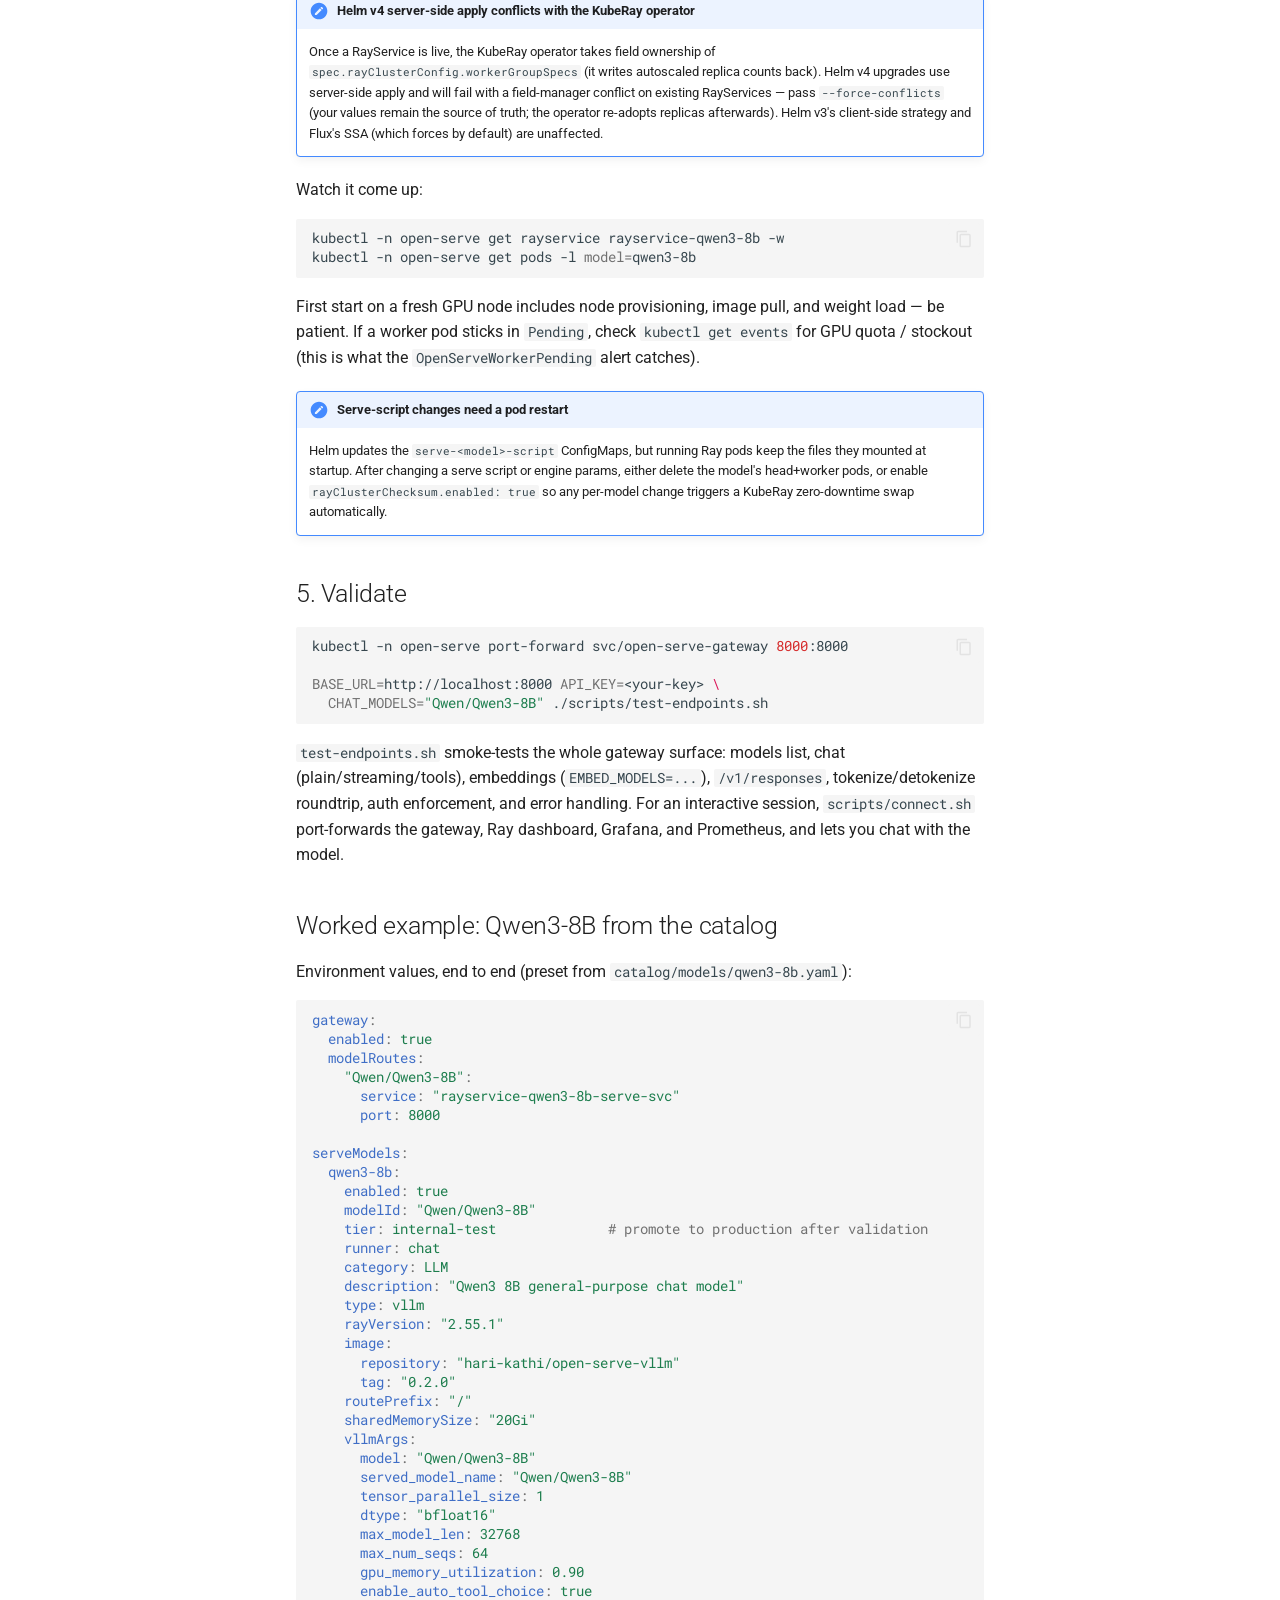
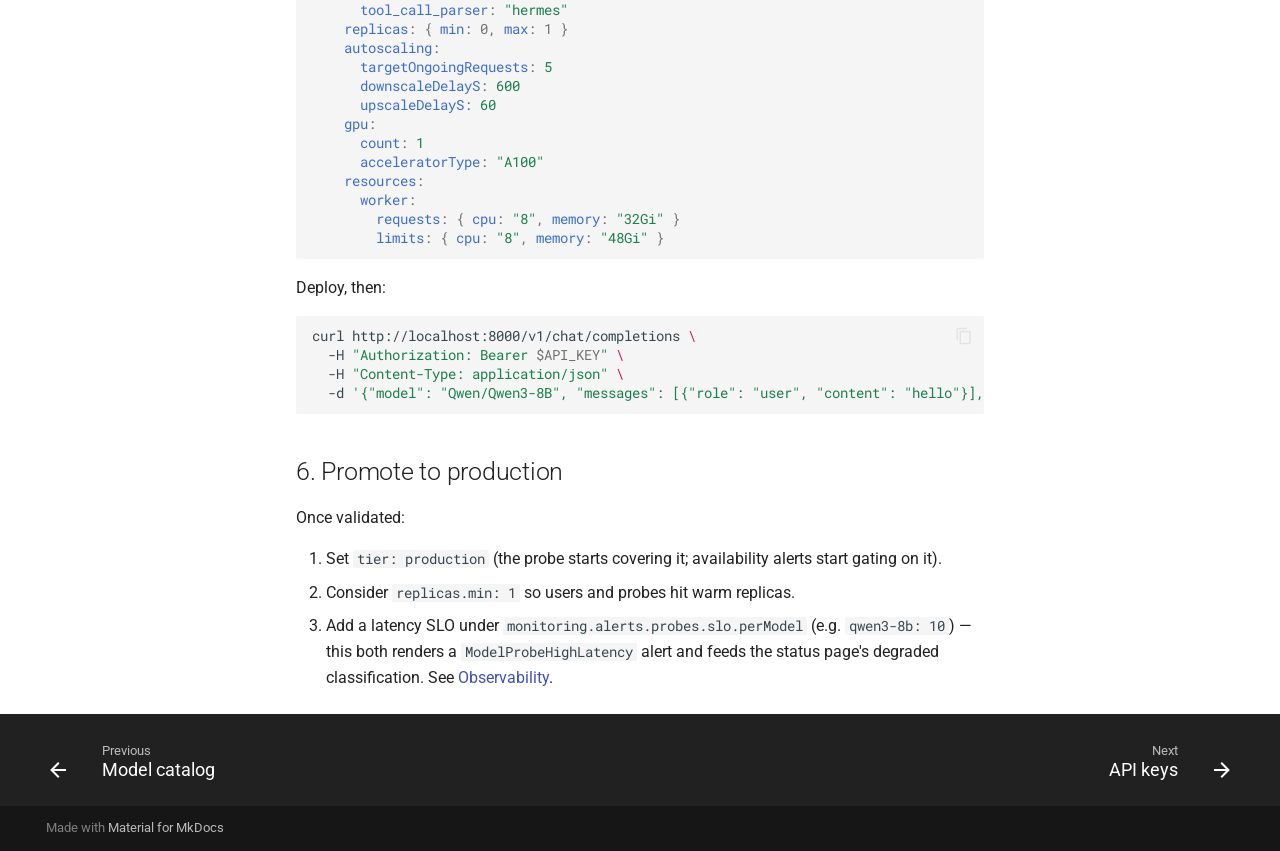
<file: operations/adding-a-model/index.html>
<!doctype html>
<html lang="en" class="no-js">
  <head>
    
      <meta charset="utf-8">
      <meta name="viewport" content="width=device-width,initial-scale=1">
      
        <meta name="description" content="An open, batteries-included model-serving framework for Kubernetes, built on Ray Serve, Ray Serve LLM, and vLLM.">
      
      
      
        <link rel="canonical" href="https://hari-kathi.github.io/open-serve/operations/adding-a-model/">
      
      
        <link rel="prev" href="../../concepts/model-catalog/">
      
      
        <link rel="next" href="../api-keys/">
      
      
        
      
      
      <link rel="icon" href="../../assets/images/favicon.png">
      <meta name="generator" content="mkdocs-1.6.1, mkdocs-material-9.7.7">
    
    
      
        <title>Adding a model - open-serve</title>
      
    
    
      <link rel="stylesheet" href="../../assets/stylesheets/main.ec1eaa64.min.css">
      
        
        <link rel="stylesheet" href="../../assets/stylesheets/palette.ab4e12ef.min.css">
      
      


    
    
      
    
    
      
        
        
        <link rel="preconnect" href="https://fonts.gstatic.com" crossorigin>
        <link rel="stylesheet" href="https://fonts.googleapis.com/css?family=Roboto:300,300i,400,400i,700,700i%7CRoboto+Mono:400,400i,700,700i&display=fallback">
        <style>:root{--md-text-font:"Roboto";--md-code-font:"Roboto Mono"}</style>
      
    
    
    <script>__md_scope=new URL("../..",location),__md_hash=e=>[...e].reduce(((e,_)=>(e<<5)-e+_.charCodeAt(0)),0),__md_get=(e,_=localStorage,t=__md_scope)=>JSON.parse(_.getItem(t.pathname+"."+e)),__md_set=(e,_,t=localStorage,a=__md_scope)=>{try{t.setItem(a.pathname+"."+e,JSON.stringify(_))}catch(e){}}</script>
    
      

    
    
  </head>
  
  
    
    
      
    
    
    
    
    <body dir="ltr" data-md-color-scheme="default" data-md-color-primary="indigo" data-md-color-accent="indigo">
  
    
    <input class="md-toggle" data-md-toggle="drawer" type="checkbox" id="__drawer" autocomplete="off">
    <input class="md-toggle" data-md-toggle="search" type="checkbox" id="__search" autocomplete="off">
    <label class="md-overlay" for="__drawer"></label>
    <div data-md-component="skip">
      
        
        <a href="#adding-a-model" class="md-skip">
          Skip to content
        </a>
      
    </div>
    <div data-md-component="announce">
      
    </div>
    
    
      

  

<header class="md-header md-header--shadow" data-md-component="header">
  <nav class="md-header__inner md-grid" aria-label="Header">
    <a href="../.." title="open-serve" class="md-header__button md-logo" aria-label="open-serve" data-md-component="logo">
      
  
  <svg xmlns="http://www.w3.org/2000/svg" viewBox="0 0 24 24"><path d="M12 8a3 3 0 0 0 3-3 3 3 0 0 0-3-3 3 3 0 0 0-3 3 3 3 0 0 0 3 3m0 3.54C9.64 9.35 6.5 8 3 8v11c3.5 0 6.64 1.35 9 3.54 2.36-2.19 5.5-3.54 9-3.54V8c-3.5 0-6.64 1.35-9 3.54"/></svg>

    </a>
    <label class="md-header__button md-icon" for="__drawer">
      
      <svg xmlns="http://www.w3.org/2000/svg" viewBox="0 0 24 24"><path d="M3 6h18v2H3zm0 5h18v2H3zm0 5h18v2H3z"/></svg>
    </label>
    <div class="md-header__title" data-md-component="header-title">
      <div class="md-header__ellipsis">
        <div class="md-header__topic">
          <span class="md-ellipsis">
            open-serve
          </span>
        </div>
        <div class="md-header__topic" data-md-component="header-topic">
          <span class="md-ellipsis">
            
              Adding a model
            
          </span>
        </div>
      </div>
    </div>
    
      
        <form class="md-header__option" data-md-component="palette">
  
    
    
    
    <input class="md-option" data-md-color-media="(prefers-color-scheme: light)" data-md-color-scheme="default" data-md-color-primary="indigo" data-md-color-accent="indigo"  aria-label="Switch to dark mode"  type="radio" name="__palette" id="__palette_0">
    
      <label class="md-header__button md-icon" title="Switch to dark mode" for="__palette_1" hidden>
        <svg xmlns="http://www.w3.org/2000/svg" viewBox="0 0 24 24"><path d="m17.75 4.09-2.53 1.94.91 3.06-2.63-1.81-2.63 1.81.91-3.06-2.53-1.94L12.44 4l1.06-3 1.06 3zm3.5 6.91-1.64 1.25.59 1.98-1.7-1.17-1.7 1.17.59-1.98L15.75 11l2.06-.05L18.5 9l.69 1.95zm-2.28 4.95c.83-.08 1.72 1.1 1.19 1.85-.32.45-.66.87-1.08 1.27C15.17 23 8.84 23 4.94 19.07c-3.91-3.9-3.91-10.24 0-14.14.4-.4.82-.76 1.27-1.08.75-.53 1.93.36 1.85 1.19-.27 2.86.69 5.83 2.89 8.02a9.96 9.96 0 0 0 8.02 2.89m-1.64 2.02a12.08 12.08 0 0 1-7.8-3.47c-2.17-2.19-3.33-5-3.49-7.82-2.81 3.14-2.7 7.96.31 10.98 3.02 3.01 7.84 3.12 10.98.31"/></svg>
      </label>
    
  
    
    
    
    <input class="md-option" data-md-color-media="(prefers-color-scheme: dark)" data-md-color-scheme="slate" data-md-color-primary="indigo" data-md-color-accent="indigo"  aria-label="Switch to light mode"  type="radio" name="__palette" id="__palette_1">
    
      <label class="md-header__button md-icon" title="Switch to light mode" for="__palette_0" hidden>
        <svg xmlns="http://www.w3.org/2000/svg" viewBox="0 0 24 24"><path d="M12 7a5 5 0 0 1 5 5 5 5 0 0 1-5 5 5 5 0 0 1-5-5 5 5 0 0 1 5-5m0 2a3 3 0 0 0-3 3 3 3 0 0 0 3 3 3 3 0 0 0 3-3 3 3 0 0 0-3-3m0-7 2.39 3.42C13.65 5.15 12.84 5 12 5s-1.65.15-2.39.42zM3.34 7l4.16-.35A7.2 7.2 0 0 0 5.94 8.5c-.44.74-.69 1.5-.83 2.29zm.02 10 1.76-3.77a7.131 7.131 0 0 0 2.38 4.14zM20.65 7l-1.77 3.79a7.02 7.02 0 0 0-2.38-4.15zm-.01 10-4.14.36c.59-.51 1.12-1.14 1.54-1.86.42-.73.69-1.5.83-2.29zM12 22l-2.41-3.44c.74.27 1.55.44 2.41.44.82 0 1.63-.17 2.37-.44z"/></svg>
      </label>
    
  
</form>
      
    
    
      <script>var palette=__md_get("__palette");if(palette&&palette.color){if("(prefers-color-scheme)"===palette.color.media){var media=matchMedia("(prefers-color-scheme: light)"),input=document.querySelector(media.matches?"[data-md-color-media='(prefers-color-scheme: light)']":"[data-md-color-media='(prefers-color-scheme: dark)']");palette.color.media=input.getAttribute("data-md-color-media"),palette.color.scheme=input.getAttribute("data-md-color-scheme"),palette.color.primary=input.getAttribute("data-md-color-primary"),palette.color.accent=input.getAttribute("data-md-color-accent")}for(var[key,value]of Object.entries(palette.color))document.body.setAttribute("data-md-color-"+key,value)}</script>
    
    
    
      
      
        <label class="md-header__button md-icon" for="__search">
          
          <svg xmlns="http://www.w3.org/2000/svg" viewBox="0 0 24 24"><path d="M9.5 3A6.5 6.5 0 0 1 16 9.5c0 1.61-.59 3.09-1.56 4.23l.27.27h.79l5 5-1.5 1.5-5-5v-.79l-.27-.27A6.52 6.52 0 0 1 9.5 16 6.5 6.5 0 0 1 3 9.5 6.5 6.5 0 0 1 9.5 3m0 2C7 5 5 7 5 9.5S7 14 9.5 14 14 12 14 9.5 12 5 9.5 5"/></svg>
        </label>
        <div class="md-search" data-md-component="search" role="dialog">
  <label class="md-search__overlay" for="__search"></label>
  <div class="md-search__inner" role="search">
    <form class="md-search__form" name="search">
      <input type="text" class="md-search__input" name="query" aria-label="Search" placeholder="Search" autocapitalize="off" autocorrect="off" autocomplete="off" spellcheck="false" data-md-component="search-query" required>
      <label class="md-search__icon md-icon" for="__search">
        
        <svg xmlns="http://www.w3.org/2000/svg" viewBox="0 0 24 24"><path d="M9.5 3A6.5 6.5 0 0 1 16 9.5c0 1.61-.59 3.09-1.56 4.23l.27.27h.79l5 5-1.5 1.5-5-5v-.79l-.27-.27A6.52 6.52 0 0 1 9.5 16 6.5 6.5 0 0 1 3 9.5 6.5 6.5 0 0 1 9.5 3m0 2C7 5 5 7 5 9.5S7 14 9.5 14 14 12 14 9.5 12 5 9.5 5"/></svg>
        
        <svg xmlns="http://www.w3.org/2000/svg" viewBox="0 0 24 24"><path d="M20 11v2H8l5.5 5.5-1.42 1.42L4.16 12l7.92-7.92L13.5 5.5 8 11z"/></svg>
      </label>
      <nav class="md-search__options" aria-label="Search">
        
        <button type="reset" class="md-search__icon md-icon" title="Clear" aria-label="Clear" tabindex="-1">
          
          <svg xmlns="http://www.w3.org/2000/svg" viewBox="0 0 24 24"><path d="M19 6.41 17.59 5 12 10.59 6.41 5 5 6.41 10.59 12 5 17.59 6.41 19 12 13.41 17.59 19 19 17.59 13.41 12z"/></svg>
        </button>
      </nav>
      
        <div class="md-search__suggest" data-md-component="search-suggest"></div>
      
    </form>
    <div class="md-search__output">
      <div class="md-search__scrollwrap" tabindex="0" data-md-scrollfix>
        <div class="md-search-result" data-md-component="search-result">
          <div class="md-search-result__meta">
            Initializing search
          </div>
          <ol class="md-search-result__list" role="presentation"></ol>
        </div>
      </div>
    </div>
  </div>
</div>
      
    
    
      <div class="md-header__source">
        <a href="https://github.com/hari-kathi/open-serve" title="Go to repository" class="md-source" data-md-component="source">
  <div class="md-source__icon md-icon">
    
    <svg xmlns="http://www.w3.org/2000/svg" viewBox="0 0 448 512"><!--! Font Awesome Free 7.1.0 by @fontawesome - https://fontawesome.com License - https://fontawesome.com/license/free (Icons: CC BY 4.0, Fonts: SIL OFL 1.1, Code: MIT License) Copyright 2025 Fonticons, Inc.--><path d="M439.6 236.1 244 40.5c-5.4-5.5-12.8-8.5-20.4-8.5s-15 3-20.4 8.4L162.5 81l51.5 51.5c27.1-9.1 52.7 16.8 43.4 43.7l49.7 49.7c34.2-11.8 61.2 31 35.5 56.7-26.5 26.5-70.2-2.9-56-37.3L240.3 199v121.9c25.3 12.5 22.3 41.8 9.1 55-6.4 6.4-15.2 10.1-24.3 10.1s-17.8-3.6-24.3-10.1c-17.6-17.6-11.1-46.9 11.2-56v-123c-20.8-8.5-24.6-30.7-18.6-45L142.6 101 8.5 235.1C3 240.6 0 247.9 0 255.5s3 15 8.5 20.4l195.6 195.7c5.4 5.4 12.7 8.4 20.4 8.4s15-3 20.4-8.4l194.7-194.7c5.4-5.4 8.4-12.8 8.4-20.4s-3-15-8.4-20.4"/></svg>
  </div>
  <div class="md-source__repository">
    hari-kathi/open-serve
  </div>
</a>
      </div>
    
  </nav>
  
</header>
    
    <div class="md-container" data-md-component="container">
      
      
        
          
        
      
      <main class="md-main" data-md-component="main">
        <div class="md-main__inner md-grid">
          
            
              
              <div class="md-sidebar md-sidebar--primary" data-md-component="sidebar" data-md-type="navigation" >
                <div class="md-sidebar__scrollwrap">
                  <div class="md-sidebar__inner">
                    



<nav class="md-nav md-nav--primary" aria-label="Navigation" data-md-level="0">
  <label class="md-nav__title" for="__drawer">
    <a href="../.." title="open-serve" class="md-nav__button md-logo" aria-label="open-serve" data-md-component="logo">
      
  
  <svg xmlns="http://www.w3.org/2000/svg" viewBox="0 0 24 24"><path d="M12 8a3 3 0 0 0 3-3 3 3 0 0 0-3-3 3 3 0 0 0-3 3 3 3 0 0 0 3 3m0 3.54C9.64 9.35 6.5 8 3 8v11c3.5 0 6.64 1.35 9 3.54 2.36-2.19 5.5-3.54 9-3.54V8c-3.5 0-6.64 1.35-9 3.54"/></svg>

    </a>
    open-serve
  </label>
  
    <div class="md-nav__source">
      <a href="https://github.com/hari-kathi/open-serve" title="Go to repository" class="md-source" data-md-component="source">
  <div class="md-source__icon md-icon">
    
    <svg xmlns="http://www.w3.org/2000/svg" viewBox="0 0 448 512"><!--! Font Awesome Free 7.1.0 by @fontawesome - https://fontawesome.com License - https://fontawesome.com/license/free (Icons: CC BY 4.0, Fonts: SIL OFL 1.1, Code: MIT License) Copyright 2025 Fonticons, Inc.--><path d="M439.6 236.1 244 40.5c-5.4-5.5-12.8-8.5-20.4-8.5s-15 3-20.4 8.4L162.5 81l51.5 51.5c27.1-9.1 52.7 16.8 43.4 43.7l49.7 49.7c34.2-11.8 61.2 31 35.5 56.7-26.5 26.5-70.2-2.9-56-37.3L240.3 199v121.9c25.3 12.5 22.3 41.8 9.1 55-6.4 6.4-15.2 10.1-24.3 10.1s-17.8-3.6-24.3-10.1c-17.6-17.6-11.1-46.9 11.2-56v-123c-20.8-8.5-24.6-30.7-18.6-45L142.6 101 8.5 235.1C3 240.6 0 247.9 0 255.5s3 15 8.5 20.4l195.6 195.7c5.4 5.4 12.7 8.4 20.4 8.4s15-3 20.4-8.4l194.7-194.7c5.4-5.4 8.4-12.8 8.4-20.4s-3-15-8.4-20.4"/></svg>
  </div>
  <div class="md-source__repository">
    hari-kathi/open-serve
  </div>
</a>
    </div>
  
  <ul class="md-nav__list" data-md-scrollfix>
    
      
      
  
  
  
  
    <li class="md-nav__item">
      <a href="../.." class="md-nav__link">
        
  
  
  <span class="md-ellipsis">
    
  
    Home
  

    
  </span>
  
  

      </a>
    </li>
  

    
      
      
  
  
  
  
    
    
    
    
      
        
        
      
    
    
    <li class="md-nav__item md-nav__item--section md-nav__item--nested">
      
        
        
        <input class="md-nav__toggle md-toggle " type="checkbox" id="__nav_2" >
        
          
          <label class="md-nav__link" for="__nav_2" id="__nav_2_label" tabindex="">
            
  
  
  <span class="md-ellipsis">
    
  
    Quickstart
  

    
  </span>
  
  

            <span class="md-nav__icon md-icon"></span>
          </label>
        
        <nav class="md-nav" data-md-level="1" aria-labelledby="__nav_2_label" aria-expanded="false">
          <label class="md-nav__title" for="__nav_2">
            <span class="md-nav__icon md-icon"></span>
            
  
    Quickstart
  

          </label>
          <ul class="md-nav__list" data-md-scrollfix>
            
              
                
  
  
  
  
    <li class="md-nav__item">
      <a href="../../quickstart/" class="md-nav__link">
        
  
  
  <span class="md-ellipsis">
    
  
    Choosing your path
  

    
  </span>
  
  

      </a>
    </li>
  

              
            
              
                
  
  
  
  
    <li class="md-nav__item">
      <a href="../../quickstart/kind/" class="md-nav__link">
        
  
  
  <span class="md-ellipsis">
    
  
    Local demo on kind
  

    
  </span>
  
  

      </a>
    </li>
  

              
            
              
                
  
  
  
  
    <li class="md-nav__item">
      <a href="../../quickstart/gcp/" class="md-nav__link">
        
  
  
  <span class="md-ellipsis">
    
  
    End-to-end on GCP
  

    
  </span>
  
  

      </a>
    </li>
  

              
            
              
                
  
  
  
  
    <li class="md-nav__item">
      <a href="../../quickstart/aws/" class="md-nav__link">
        
  
  
  <span class="md-ellipsis">
    
  
    End-to-end on AWS
  

    
  </span>
  
  

      </a>
    </li>
  

              
            
          </ul>
        </nav>
      
    </li>
  

    
      
      
  
  
  
  
    
    
    
    
      
        
        
      
    
    
    <li class="md-nav__item md-nav__item--section md-nav__item--nested">
      
        
        
        <input class="md-nav__toggle md-toggle " type="checkbox" id="__nav_3" >
        
          
          <label class="md-nav__link" for="__nav_3" id="__nav_3_label" tabindex="">
            
  
  
  <span class="md-ellipsis">
    
  
    Concepts
  

    
  </span>
  
  

            <span class="md-nav__icon md-icon"></span>
          </label>
        
        <nav class="md-nav" data-md-level="1" aria-labelledby="__nav_3_label" aria-expanded="false">
          <label class="md-nav__title" for="__nav_3">
            <span class="md-nav__icon md-icon"></span>
            
  
    Concepts
  

          </label>
          <ul class="md-nav__list" data-md-scrollfix>
            
              
                
  
  
  
  
    <li class="md-nav__item">
      <a href="../../concepts/architecture/" class="md-nav__link">
        
  
  
  <span class="md-ellipsis">
    
  
    Architecture
  

    
  </span>
  
  

      </a>
    </li>
  

              
            
              
                
  
  
  
  
    <li class="md-nav__item">
      <a href="../../concepts/runners/" class="md-nav__link">
        
  
  
  <span class="md-ellipsis">
    
  
    Runners
  

    
  </span>
  
  

      </a>
    </li>
  

              
            
              
                
  
  
  
  
    <li class="md-nav__item">
      <a href="../../concepts/model-catalog/" class="md-nav__link">
        
  
  
  <span class="md-ellipsis">
    
  
    Model catalog
  

    
  </span>
  
  

      </a>
    </li>
  

              
            
          </ul>
        </nav>
      
    </li>
  

    
      
      
  
  
    
  
  
  
    
    
    
    
      
        
        
      
    
    
    <li class="md-nav__item md-nav__item--active md-nav__item--section md-nav__item--nested">
      
        
        
        <input class="md-nav__toggle md-toggle " type="checkbox" id="__nav_4" checked>
        
          
          <label class="md-nav__link" for="__nav_4" id="__nav_4_label" tabindex="">
            
  
  
  <span class="md-ellipsis">
    
  
    Operations
  

    
  </span>
  
  

            <span class="md-nav__icon md-icon"></span>
          </label>
        
        <nav class="md-nav" data-md-level="1" aria-labelledby="__nav_4_label" aria-expanded="true">
          <label class="md-nav__title" for="__nav_4">
            <span class="md-nav__icon md-icon"></span>
            
  
    Operations
  

          </label>
          <ul class="md-nav__list" data-md-scrollfix>
            
              
                
  
  
    
  
  
  
    <li class="md-nav__item md-nav__item--active">
      
      <input class="md-nav__toggle md-toggle" type="checkbox" id="__toc">
      
      
        
      
      
        <label class="md-nav__link md-nav__link--active" for="__toc">
          
  
  
  <span class="md-ellipsis">
    
  
    Adding a model
  

    
  </span>
  
  

          <span class="md-nav__icon md-icon"></span>
        </label>
      
      <a href="./" class="md-nav__link md-nav__link--active">
        
  
  
  <span class="md-ellipsis">
    
  
    Adding a model
  

    
  </span>
  
  

      </a>
      
        

<nav class="md-nav md-nav--secondary" aria-label="Table of contents">
  
  
  
    
  
  
    <label class="md-nav__title" for="__toc">
      <span class="md-nav__icon md-icon"></span>
      Table of contents
    </label>
    <ul class="md-nav__list" data-md-component="toc" data-md-scrollfix>
      
        <li class="md-nav__item">
  <a href="#1-pick-a-runner" class="md-nav__link">
    <span class="md-ellipsis">
      
        1. Pick a runner
      
    </span>
  </a>
  
</li>
      
        <li class="md-nav__item">
  <a href="#2-add-or-merge-a-servemodels-entry" class="md-nav__link">
    <span class="md-ellipsis">
      
        2. Add or merge a serveModels entry
      
    </span>
  </a>
  
</li>
      
        <li class="md-nav__item">
  <a href="#3-wire-the-gateway-route" class="md-nav__link">
    <span class="md-ellipsis">
      
        3. Wire the gateway route
      
    </span>
  </a>
  
</li>
      
        <li class="md-nav__item">
  <a href="#4-deploy" class="md-nav__link">
    <span class="md-ellipsis">
      
        4. Deploy
      
    </span>
  </a>
  
</li>
      
        <li class="md-nav__item">
  <a href="#5-validate" class="md-nav__link">
    <span class="md-ellipsis">
      
        5. Validate
      
    </span>
  </a>
  
</li>
      
        <li class="md-nav__item">
  <a href="#worked-example-qwen3-8b-from-the-catalog" class="md-nav__link">
    <span class="md-ellipsis">
      
        Worked example: Qwen3-8B from the catalog
      
    </span>
  </a>
  
</li>
      
        <li class="md-nav__item">
  <a href="#6-promote-to-production" class="md-nav__link">
    <span class="md-ellipsis">
      
        6. Promote to production
      
    </span>
  </a>
  
</li>
      
    </ul>
  
</nav>
      
    </li>
  

              
            
              
                
  
  
  
  
    <li class="md-nav__item">
      <a href="../api-keys/" class="md-nav__link">
        
  
  
  <span class="md-ellipsis">
    
  
    API keys
  

    
  </span>
  
  

      </a>
    </li>
  

              
            
              
                
  
  
  
  
    <li class="md-nav__item">
      <a href="../observability/" class="md-nav__link">
        
  
  
  <span class="md-ellipsis">
    
  
    Observability
  

    
  </span>
  
  

      </a>
    </li>
  

              
            
              
                
  
  
  
  
    <li class="md-nav__item">
      <a href="../cost/" class="md-nav__link">
        
  
  
  <span class="md-ellipsis">
    
  
    Cost
  

    
  </span>
  
  

      </a>
    </li>
  

              
            
          </ul>
        </nav>
      
    </li>
  

    
      
      
  
  
  
  
    
    
    
    
      
        
        
      
    
    
    <li class="md-nav__item md-nav__item--section md-nav__item--nested">
      
        
        
        <input class="md-nav__toggle md-toggle " type="checkbox" id="__nav_5" >
        
          
          <label class="md-nav__link" for="__nav_5" id="__nav_5_label" tabindex="">
            
  
  
  <span class="md-ellipsis">
    
  
    Reference
  

    
  </span>
  
  

            <span class="md-nav__icon md-icon"></span>
          </label>
        
        <nav class="md-nav" data-md-level="1" aria-labelledby="__nav_5_label" aria-expanded="false">
          <label class="md-nav__title" for="__nav_5">
            <span class="md-nav__icon md-icon"></span>
            
  
    Reference
  

          </label>
          <ul class="md-nav__list" data-md-scrollfix>
            
              
                
  
  
  
  
    <li class="md-nav__item">
      <a href="../../reference/api/" class="md-nav__link">
        
  
  
  <span class="md-ellipsis">
    
  
    API reference
  

    
  </span>
  
  

      </a>
    </li>
  

              
            
          </ul>
        </nav>
      
    </li>
  

    
  </ul>
</nav>
                  </div>
                </div>
              </div>
            
            
              
              <div class="md-sidebar md-sidebar--secondary" data-md-component="sidebar" data-md-type="toc" >
                <div class="md-sidebar__scrollwrap">
                  <div class="md-sidebar__inner">
                    

<nav class="md-nav md-nav--secondary" aria-label="Table of contents">
  
  
  
    
  
  
    <label class="md-nav__title" for="__toc">
      <span class="md-nav__icon md-icon"></span>
      Table of contents
    </label>
    <ul class="md-nav__list" data-md-component="toc" data-md-scrollfix>
      
        <li class="md-nav__item">
  <a href="#1-pick-a-runner" class="md-nav__link">
    <span class="md-ellipsis">
      
        1. Pick a runner
      
    </span>
  </a>
  
</li>
      
        <li class="md-nav__item">
  <a href="#2-add-or-merge-a-servemodels-entry" class="md-nav__link">
    <span class="md-ellipsis">
      
        2. Add or merge a serveModels entry
      
    </span>
  </a>
  
</li>
      
        <li class="md-nav__item">
  <a href="#3-wire-the-gateway-route" class="md-nav__link">
    <span class="md-ellipsis">
      
        3. Wire the gateway route
      
    </span>
  </a>
  
</li>
      
        <li class="md-nav__item">
  <a href="#4-deploy" class="md-nav__link">
    <span class="md-ellipsis">
      
        4. Deploy
      
    </span>
  </a>
  
</li>
      
        <li class="md-nav__item">
  <a href="#5-validate" class="md-nav__link">
    <span class="md-ellipsis">
      
        5. Validate
      
    </span>
  </a>
  
</li>
      
        <li class="md-nav__item">
  <a href="#worked-example-qwen3-8b-from-the-catalog" class="md-nav__link">
    <span class="md-ellipsis">
      
        Worked example: Qwen3-8B from the catalog
      
    </span>
  </a>
  
</li>
      
        <li class="md-nav__item">
  <a href="#6-promote-to-production" class="md-nav__link">
    <span class="md-ellipsis">
      
        6. Promote to production
      
    </span>
  </a>
  
</li>
      
    </ul>
  
</nav>
                  </div>
                </div>
              </div>
            
          
          
            <div class="md-content" data-md-component="content">
              
              <article class="md-content__inner md-typeset">
                
                  


  
    <a href="https://github.com/hari-kathi/open-serve/edit/main/docs/operations/adding-a-model.md" title="Edit this page" class="md-content__button md-icon" rel="edit">
      
      <svg xmlns="http://www.w3.org/2000/svg" viewBox="0 0 24 24"><path d="M10 20H6V4h7v5h5v3.1l2-2V8l-6-6H6c-1.1 0-2 .9-2 2v16c0 1.1.9 2 2 2h4zm10.2-7c.1 0 .3.1.4.2l1.3 1.3c.2.2.2.6 0 .8l-1 1-2.1-2.1 1-1c.1-.1.2-.2.4-.2m0 3.9L14.1 23H12v-2.1l6.1-6.1z"/></svg>
    </a>
  
  


<h1 id="adding-a-model">Adding a model<a class="headerlink" href="#adding-a-model" title="Permanent link">&para;</a></h1>
<p>The runbook for putting a new model behind the gateway, from preset to validated endpoint.</p>
<p><strong>Overview:</strong> pick a runner → add a <code>serveModels</code> entry → wire a gateway route → deploy → validate.</p>
<h2 id="1-pick-a-runner">1. Pick a runner<a class="headerlink" href="#1-pick-a-runner" title="Permanent link">&para;</a></h2>
<p>See <a href="../../concepts/runners/">Runners</a> for the full decision table. Short version:</p>
<ul>
<li>Any OpenAI-compatible model — chat, completions, embeddings (via pooling), multimodal → <code>vllm</code></li>
<li>LLM where the chat/completions/embeddings subset is enough and you prefer <code>LLMConfig</code>-style config → <code>ray-serve-llm</code></li>
<li>Anything else (reranker, OCR, CNN) → <code>custom</code></li>
</ul>
<h2 id="2-add-or-merge-a-servemodels-entry">2. Add or merge a <code>serveModels</code> entry<a class="headerlink" href="#2-add-or-merge-a-servemodels-entry" title="Permanent link">&para;</a></h2>
<p>Start from a catalog preset if one exists (<code>catalog/models/</code> — see <a href="../../concepts/model-catalog/">Model catalog</a>); otherwise copy the commented skeleton in <code>charts/open-serve/values.yaml</code>. Merge it into your environment values (for Flux: your overlay's <code>open-serve/values.yaml</code>) and set <code>enabled: true</code>.</p>
<p>Fields that matter operationally:</p>
<ul>
<li><code>modelId</code> — what clients pass as <code>"model"</code> and what the probe asserts appears in <code>/v1/models</code>.</li>
<li><code>tier</code> — <code>internal-test</code> (default) is never probed and may scale to zero freely; promote to <code>production</code> once the model is customer-facing (this enables probing and tier-gated alerts).</li>
<li><code>runner</code> — <code>chat</code> or <code>embedding</code> get functional probes; other values get generic liveness only.</li>
<li><code>replicas</code> / <code>autoscaling</code> / <code>gpu</code> / <code>resources</code> — capacity. Keep <code>replicas: {min: 0, max: 1}</code> while validating.</li>
</ul>
<h2 id="3-wire-the-gateway-route">3. Wire the gateway route<a class="headerlink" href="#3-wire-the-gateway-route" title="Permanent link">&para;</a></h2>
<p>One instruction: add the served model id to <code>gateway.modelRoutes</code>. The gateway routes every authenticated request — chat, completions, embeddings, <code>/tokenize</code>, <code>/detokenize</code>, <code>/v1/responses</code>, everything — by the request body's <code>model</code> field. Each model's Service is <code>rayservice-&lt;name&gt;-serve-svc</code> on port 8000:</p>
<div class="highlight"><pre><span></span><code><a id="__codelineno-0-1" name="__codelineno-0-1" href="#__codelineno-0-1"></a><span class="nt">gateway</span><span class="p">:</span>
<a id="__codelineno-0-2" name="__codelineno-0-2" href="#__codelineno-0-2"></a><span class="w">  </span><span class="nt">modelRoutes</span><span class="p">:</span>
<a id="__codelineno-0-3" name="__codelineno-0-3" href="#__codelineno-0-3"></a><span class="w">    </span><span class="s">"Qwen/Qwen3-8B"</span><span class="p p-Indicator">:</span><span class="w">              </span><span class="c1"># must match what clients send as "model"</span>
<a id="__codelineno-0-4" name="__codelineno-0-4" href="#__codelineno-0-4"></a><span class="w">      </span><span class="nt">service</span><span class="p">:</span><span class="w"> </span><span class="s">"rayservice-qwen3-8b-serve-svc"</span>
<a id="__codelineno-0-5" name="__codelineno-0-5" href="#__codelineno-0-5"></a><span class="w">      </span><span class="nt">port</span><span class="p">:</span><span class="w"> </span><span class="l l-Scalar l-Scalar-Plain">8000</span>
</code></pre></div>
<p>Embedding models are wired identically — embedding requests carry a <code>model</code> field like everything else. A request whose body has no <code>model</code> field gets a <code>400</code>; a <code>model</code> value not present in <code>modelRoutes</code> gets a <code>404</code>.</p>
<h2 id="4-deploy">4. Deploy<a class="headerlink" href="#4-deploy" title="Permanent link">&para;</a></h2>
<ul>
<li><strong>Flux</strong>: commit and merge to the tracked branch; Flux upgrades the HelmRelease.</li>
<li><strong>Plain Helm</strong>: <code>helm upgrade open-serve charts/open-serve -n open-serve -f your-values.yaml</code></li>
</ul>
<div class="admonition note">
<p class="admonition-title">Helm v4 server-side apply conflicts with the KubeRay operator</p>
<p>Once a RayService is live, the KubeRay operator takes field ownership of
<code>spec.rayClusterConfig.workerGroupSpecs</code> (it writes autoscaled replica
counts back). Helm v4 upgrades use server-side apply and will fail with a
field-manager conflict on existing RayServices — pass <code>--force-conflicts</code>
(your values remain the source of truth; the operator re-adopts replicas
afterwards). Helm v3's client-side strategy and Flux's SSA (which forces
by default) are unaffected.</p>
</div>
<p>Watch it come up:</p>
<div class="highlight"><pre><span></span><code><a id="__codelineno-1-1" name="__codelineno-1-1" href="#__codelineno-1-1"></a>kubectl<span class="w"> </span>-n<span class="w"> </span>open-serve<span class="w"> </span>get<span class="w"> </span>rayservice<span class="w"> </span>rayservice-qwen3-8b<span class="w"> </span>-w
<a id="__codelineno-1-2" name="__codelineno-1-2" href="#__codelineno-1-2"></a>kubectl<span class="w"> </span>-n<span class="w"> </span>open-serve<span class="w"> </span>get<span class="w"> </span>pods<span class="w"> </span>-l<span class="w"> </span><span class="nv">model</span><span class="o">=</span>qwen3-8b
</code></pre></div>
<p>First start on a fresh GPU node includes node provisioning, image pull, and weight load — be patient. If a worker pod sticks in <code>Pending</code>, check <code>kubectl get events</code> for GPU quota / stockout (this is what the <code>OpenServeWorkerPending</code> alert catches).</p>
<div class="admonition note">
<p class="admonition-title">Serve-script changes need a pod restart</p>
<p>Helm updates the <code>serve-&lt;model&gt;-script</code> ConfigMaps, but running Ray pods keep the files they mounted at startup. After changing a serve script or engine params, either delete the model's head+worker pods, or enable <code>rayClusterChecksum.enabled: true</code> so any per-model change triggers a KubeRay zero-downtime swap automatically.</p>
</div>
<h2 id="5-validate">5. Validate<a class="headerlink" href="#5-validate" title="Permanent link">&para;</a></h2>
<div class="highlight"><pre><span></span><code><a id="__codelineno-2-1" name="__codelineno-2-1" href="#__codelineno-2-1"></a>kubectl<span class="w"> </span>-n<span class="w"> </span>open-serve<span class="w"> </span>port-forward<span class="w"> </span>svc/open-serve-gateway<span class="w"> </span><span class="m">8000</span>:8000
<a id="__codelineno-2-2" name="__codelineno-2-2" href="#__codelineno-2-2"></a>
<a id="__codelineno-2-3" name="__codelineno-2-3" href="#__codelineno-2-3"></a><span class="nv">BASE_URL</span><span class="o">=</span>http://localhost:8000<span class="w"> </span><span class="nv">API_KEY</span><span class="o">=</span>&lt;your-key&gt;<span class="w"> </span><span class="se">\</span>
<a id="__codelineno-2-4" name="__codelineno-2-4" href="#__codelineno-2-4"></a><span class="w">  </span><span class="nv">CHAT_MODELS</span><span class="o">=</span><span class="s2">"Qwen/Qwen3-8B"</span><span class="w"> </span>./scripts/test-endpoints.sh
</code></pre></div>
<p><code>test-endpoints.sh</code> smoke-tests the whole gateway surface: models list, chat (plain/streaming/tools), embeddings (<code>EMBED_MODELS=...</code>), <code>/v1/responses</code>, tokenize/detokenize roundtrip, auth enforcement, and error handling. For an interactive session, <code>scripts/connect.sh</code> port-forwards the gateway, Ray dashboard, Grafana, and Prometheus, and lets you chat with the model.</p>
<h2 id="worked-example-qwen3-8b-from-the-catalog">Worked example: Qwen3-8B from the catalog<a class="headerlink" href="#worked-example-qwen3-8b-from-the-catalog" title="Permanent link">&para;</a></h2>
<p>Environment values, end to end (preset from <code>catalog/models/qwen3-8b.yaml</code>):</p>
<div class="highlight"><pre><span></span><code><a id="__codelineno-3-1" name="__codelineno-3-1" href="#__codelineno-3-1"></a><span class="nt">gateway</span><span class="p">:</span>
<a id="__codelineno-3-2" name="__codelineno-3-2" href="#__codelineno-3-2"></a><span class="w">  </span><span class="nt">enabled</span><span class="p">:</span><span class="w"> </span><span class="l l-Scalar l-Scalar-Plain">true</span>
<a id="__codelineno-3-3" name="__codelineno-3-3" href="#__codelineno-3-3"></a><span class="w">  </span><span class="nt">modelRoutes</span><span class="p">:</span>
<a id="__codelineno-3-4" name="__codelineno-3-4" href="#__codelineno-3-4"></a><span class="w">    </span><span class="s">"Qwen/Qwen3-8B"</span><span class="p p-Indicator">:</span>
<a id="__codelineno-3-5" name="__codelineno-3-5" href="#__codelineno-3-5"></a><span class="w">      </span><span class="nt">service</span><span class="p">:</span><span class="w"> </span><span class="s">"rayservice-qwen3-8b-serve-svc"</span>
<a id="__codelineno-3-6" name="__codelineno-3-6" href="#__codelineno-3-6"></a><span class="w">      </span><span class="nt">port</span><span class="p">:</span><span class="w"> </span><span class="l l-Scalar l-Scalar-Plain">8000</span>
<a id="__codelineno-3-7" name="__codelineno-3-7" href="#__codelineno-3-7"></a>
<a id="__codelineno-3-8" name="__codelineno-3-8" href="#__codelineno-3-8"></a><span class="nt">serveModels</span><span class="p">:</span>
<a id="__codelineno-3-9" name="__codelineno-3-9" href="#__codelineno-3-9"></a><span class="w">  </span><span class="nt">qwen3-8b</span><span class="p">:</span>
<a id="__codelineno-3-10" name="__codelineno-3-10" href="#__codelineno-3-10"></a><span class="w">    </span><span class="nt">enabled</span><span class="p">:</span><span class="w"> </span><span class="l l-Scalar l-Scalar-Plain">true</span>
<a id="__codelineno-3-11" name="__codelineno-3-11" href="#__codelineno-3-11"></a><span class="w">    </span><span class="nt">modelId</span><span class="p">:</span><span class="w"> </span><span class="s">"Qwen/Qwen3-8B"</span>
<a id="__codelineno-3-12" name="__codelineno-3-12" href="#__codelineno-3-12"></a><span class="w">    </span><span class="nt">tier</span><span class="p">:</span><span class="w"> </span><span class="l l-Scalar l-Scalar-Plain">internal-test</span><span class="w">              </span><span class="c1"># promote to production after validation</span>
<a id="__codelineno-3-13" name="__codelineno-3-13" href="#__codelineno-3-13"></a><span class="w">    </span><span class="nt">runner</span><span class="p">:</span><span class="w"> </span><span class="l l-Scalar l-Scalar-Plain">chat</span>
<a id="__codelineno-3-14" name="__codelineno-3-14" href="#__codelineno-3-14"></a><span class="w">    </span><span class="nt">category</span><span class="p">:</span><span class="w"> </span><span class="l l-Scalar l-Scalar-Plain">LLM</span>
<a id="__codelineno-3-15" name="__codelineno-3-15" href="#__codelineno-3-15"></a><span class="w">    </span><span class="nt">description</span><span class="p">:</span><span class="w"> </span><span class="s">"Qwen3</span><span class="nv"> </span><span class="s">8B</span><span class="nv"> </span><span class="s">general-purpose</span><span class="nv"> </span><span class="s">chat</span><span class="nv"> </span><span class="s">model"</span>
<a id="__codelineno-3-16" name="__codelineno-3-16" href="#__codelineno-3-16"></a><span class="w">    </span><span class="nt">type</span><span class="p">:</span><span class="w"> </span><span class="l l-Scalar l-Scalar-Plain">vllm</span>
<a id="__codelineno-3-17" name="__codelineno-3-17" href="#__codelineno-3-17"></a><span class="w">    </span><span class="nt">rayVersion</span><span class="p">:</span><span class="w"> </span><span class="s">"2.55.1"</span>
<a id="__codelineno-3-18" name="__codelineno-3-18" href="#__codelineno-3-18"></a><span class="w">    </span><span class="nt">image</span><span class="p">:</span>
<a id="__codelineno-3-19" name="__codelineno-3-19" href="#__codelineno-3-19"></a><span class="w">      </span><span class="nt">repository</span><span class="p">:</span><span class="w"> </span><span class="s">"hari-kathi/open-serve-vllm"</span>
<a id="__codelineno-3-20" name="__codelineno-3-20" href="#__codelineno-3-20"></a><span class="w">      </span><span class="nt">tag</span><span class="p">:</span><span class="w"> </span><span class="s">"0.2.0"</span>
<a id="__codelineno-3-21" name="__codelineno-3-21" href="#__codelineno-3-21"></a><span class="w">    </span><span class="nt">routePrefix</span><span class="p">:</span><span class="w"> </span><span class="s">"/"</span>
<a id="__codelineno-3-22" name="__codelineno-3-22" href="#__codelineno-3-22"></a><span class="w">    </span><span class="nt">sharedMemorySize</span><span class="p">:</span><span class="w"> </span><span class="s">"20Gi"</span>
<a id="__codelineno-3-23" name="__codelineno-3-23" href="#__codelineno-3-23"></a><span class="w">    </span><span class="nt">vllmArgs</span><span class="p">:</span>
<a id="__codelineno-3-24" name="__codelineno-3-24" href="#__codelineno-3-24"></a><span class="w">      </span><span class="nt">model</span><span class="p">:</span><span class="w"> </span><span class="s">"Qwen/Qwen3-8B"</span>
<a id="__codelineno-3-25" name="__codelineno-3-25" href="#__codelineno-3-25"></a><span class="w">      </span><span class="nt">served_model_name</span><span class="p">:</span><span class="w"> </span><span class="s">"Qwen/Qwen3-8B"</span>
<a id="__codelineno-3-26" name="__codelineno-3-26" href="#__codelineno-3-26"></a><span class="w">      </span><span class="nt">tensor_parallel_size</span><span class="p">:</span><span class="w"> </span><span class="l l-Scalar l-Scalar-Plain">1</span>
<a id="__codelineno-3-27" name="__codelineno-3-27" href="#__codelineno-3-27"></a><span class="w">      </span><span class="nt">dtype</span><span class="p">:</span><span class="w"> </span><span class="s">"bfloat16"</span>
<a id="__codelineno-3-28" name="__codelineno-3-28" href="#__codelineno-3-28"></a><span class="w">      </span><span class="nt">max_model_len</span><span class="p">:</span><span class="w"> </span><span class="l l-Scalar l-Scalar-Plain">32768</span>
<a id="__codelineno-3-29" name="__codelineno-3-29" href="#__codelineno-3-29"></a><span class="w">      </span><span class="nt">max_num_seqs</span><span class="p">:</span><span class="w"> </span><span class="l l-Scalar l-Scalar-Plain">64</span>
<a id="__codelineno-3-30" name="__codelineno-3-30" href="#__codelineno-3-30"></a><span class="w">      </span><span class="nt">gpu_memory_utilization</span><span class="p">:</span><span class="w"> </span><span class="l l-Scalar l-Scalar-Plain">0.90</span>
<a id="__codelineno-3-31" name="__codelineno-3-31" href="#__codelineno-3-31"></a><span class="w">      </span><span class="nt">enable_auto_tool_choice</span><span class="p">:</span><span class="w"> </span><span class="l l-Scalar l-Scalar-Plain">true</span>
<a id="__codelineno-3-32" name="__codelineno-3-32" href="#__codelineno-3-32"></a><span class="w">      </span><span class="nt">tool_call_parser</span><span class="p">:</span><span class="w"> </span><span class="s">"hermes"</span>
<a id="__codelineno-3-33" name="__codelineno-3-33" href="#__codelineno-3-33"></a><span class="w">    </span><span class="nt">replicas</span><span class="p">:</span><span class="w"> </span><span class="p p-Indicator">{</span><span class="nt"> min</span><span class="p">:</span><span class="w"> </span><span class="nv">0</span><span class="p p-Indicator">,</span><span class="nt"> max</span><span class="p">:</span><span class="w"> </span><span class="nv">1</span><span class="w"> </span><span class="p p-Indicator">}</span>
<a id="__codelineno-3-34" name="__codelineno-3-34" href="#__codelineno-3-34"></a><span class="w">    </span><span class="nt">autoscaling</span><span class="p">:</span>
<a id="__codelineno-3-35" name="__codelineno-3-35" href="#__codelineno-3-35"></a><span class="w">      </span><span class="nt">targetOngoingRequests</span><span class="p">:</span><span class="w"> </span><span class="l l-Scalar l-Scalar-Plain">5</span>
<a id="__codelineno-3-36" name="__codelineno-3-36" href="#__codelineno-3-36"></a><span class="w">      </span><span class="nt">downscaleDelayS</span><span class="p">:</span><span class="w"> </span><span class="l l-Scalar l-Scalar-Plain">600</span>
<a id="__codelineno-3-37" name="__codelineno-3-37" href="#__codelineno-3-37"></a><span class="w">      </span><span class="nt">upscaleDelayS</span><span class="p">:</span><span class="w"> </span><span class="l l-Scalar l-Scalar-Plain">60</span>
<a id="__codelineno-3-38" name="__codelineno-3-38" href="#__codelineno-3-38"></a><span class="w">    </span><span class="nt">gpu</span><span class="p">:</span>
<a id="__codelineno-3-39" name="__codelineno-3-39" href="#__codelineno-3-39"></a><span class="w">      </span><span class="nt">count</span><span class="p">:</span><span class="w"> </span><span class="l l-Scalar l-Scalar-Plain">1</span>
<a id="__codelineno-3-40" name="__codelineno-3-40" href="#__codelineno-3-40"></a><span class="w">      </span><span class="nt">acceleratorType</span><span class="p">:</span><span class="w"> </span><span class="s">"A100"</span>
<a id="__codelineno-3-41" name="__codelineno-3-41" href="#__codelineno-3-41"></a><span class="w">    </span><span class="nt">resources</span><span class="p">:</span>
<a id="__codelineno-3-42" name="__codelineno-3-42" href="#__codelineno-3-42"></a><span class="w">      </span><span class="nt">worker</span><span class="p">:</span>
<a id="__codelineno-3-43" name="__codelineno-3-43" href="#__codelineno-3-43"></a><span class="w">        </span><span class="nt">requests</span><span class="p">:</span><span class="w"> </span><span class="p p-Indicator">{</span><span class="nt"> cpu</span><span class="p">:</span><span class="w"> </span><span class="s">"8"</span><span class="p p-Indicator">,</span><span class="nt"> memory</span><span class="p">:</span><span class="w"> </span><span class="s">"32Gi"</span><span class="w"> </span><span class="p p-Indicator">}</span>
<a id="__codelineno-3-44" name="__codelineno-3-44" href="#__codelineno-3-44"></a><span class="w">        </span><span class="nt">limits</span><span class="p">:</span><span class="w"> </span><span class="p p-Indicator">{</span><span class="nt"> cpu</span><span class="p">:</span><span class="w"> </span><span class="s">"8"</span><span class="p p-Indicator">,</span><span class="nt"> memory</span><span class="p">:</span><span class="w"> </span><span class="s">"48Gi"</span><span class="w"> </span><span class="p p-Indicator">}</span>
</code></pre></div>
<p>Deploy, then:</p>
<div class="highlight"><pre><span></span><code><a id="__codelineno-4-1" name="__codelineno-4-1" href="#__codelineno-4-1"></a>curl<span class="w"> </span>http://localhost:8000/v1/chat/completions<span class="w"> </span><span class="se">\</span>
<a id="__codelineno-4-2" name="__codelineno-4-2" href="#__codelineno-4-2"></a><span class="w">  </span>-H<span class="w"> </span><span class="s2">"Authorization: Bearer </span><span class="nv">$API_KEY</span><span class="s2">"</span><span class="w"> </span><span class="se">\</span>
<a id="__codelineno-4-3" name="__codelineno-4-3" href="#__codelineno-4-3"></a><span class="w">  </span>-H<span class="w"> </span><span class="s2">"Content-Type: application/json"</span><span class="w"> </span><span class="se">\</span>
<a id="__codelineno-4-4" name="__codelineno-4-4" href="#__codelineno-4-4"></a><span class="w">  </span>-d<span class="w"> </span><span class="s1">'{"model": "Qwen/Qwen3-8B", "messages": [{"role": "user", "content": "hello"}], "max_tokens": 32}'</span>
</code></pre></div>
<h2 id="6-promote-to-production">6. Promote to production<a class="headerlink" href="#6-promote-to-production" title="Permanent link">&para;</a></h2>
<p>Once validated:</p>
<ol>
<li>Set <code>tier: production</code> (the probe starts covering it; availability alerts start gating on it).</li>
<li>Consider <code>replicas.min: 1</code> so users and probes hit warm replicas.</li>
<li>Add a latency SLO under <code>monitoring.alerts.probes.slo.perModel</code> (e.g. <code>qwen3-8b: 10</code>) — this both renders a <code>ModelProbeHighLatency</code> alert and feeds the status page's degraded classification. See <a href="../observability/">Observability</a>.</li>
</ol>












                
              </article>
            </div>
          
          
<script>var target=document.getElementById(location.hash.slice(1));target&&target.name&&(target.checked=target.name.startsWith("__tabbed_"))</script>
        </div>
        
          <button type="button" class="md-top md-icon" data-md-component="top" hidden>
  
  <svg xmlns="http://www.w3.org/2000/svg" viewBox="0 0 24 24"><path d="M13 20h-2V8l-5.5 5.5-1.42-1.42L12 4.16l7.92 7.92-1.42 1.42L13 8z"/></svg>
  Back to top
</button>
        
      </main>
      
        <footer class="md-footer">
  
    
      
      <nav class="md-footer__inner md-grid" aria-label="Footer" >
        
          
          <a href="../../concepts/model-catalog/" class="md-footer__link md-footer__link--prev" aria-label="Previous: Model catalog">
            <div class="md-footer__button md-icon">
              
              <svg xmlns="http://www.w3.org/2000/svg" viewBox="0 0 24 24"><path d="M20 11v2H8l5.5 5.5-1.42 1.42L4.16 12l7.92-7.92L13.5 5.5 8 11z"/></svg>
            </div>
            <div class="md-footer__title">
              <span class="md-footer__direction">
                Previous
              </span>
              <div class="md-ellipsis">
                Model catalog
              </div>
            </div>
          </a>
        
        
          
          <a href="../api-keys/" class="md-footer__link md-footer__link--next" aria-label="Next: API keys">
            <div class="md-footer__title">
              <span class="md-footer__direction">
                Next
              </span>
              <div class="md-ellipsis">
                API keys
              </div>
            </div>
            <div class="md-footer__button md-icon">
              
              <svg xmlns="http://www.w3.org/2000/svg" viewBox="0 0 24 24"><path d="M4 11v2h12l-5.5 5.5 1.42 1.42L19.84 12l-7.92-7.92L10.5 5.5 16 11z"/></svg>
            </div>
          </a>
        
      </nav>
    
  
  <div class="md-footer-meta md-typeset">
    <div class="md-footer-meta__inner md-grid">
      <div class="md-copyright">
  
  
    Made with
    <a href="https://squidfunk.github.io/mkdocs-material/" target="_blank" rel="noopener">
      Material for MkDocs
    </a>
  
</div>
      
    </div>
  </div>
</footer>
      
    </div>
    <div class="md-dialog" data-md-component="dialog">
      <div class="md-dialog__inner md-typeset"></div>
    </div>
    
    
    
      
      
      <script id="__config" type="application/json">{"annotate": null, "base": "../..", "features": ["navigation.sections", "navigation.top", "navigation.footer", "content.code.copy", "content.action.edit", "search.suggest", "search.highlight"], "search": "../../assets/javascripts/workers/search.2c215733.min.js", "tags": null, "translations": {"clipboard.copied": "Copied to clipboard", "clipboard.copy": "Copy to clipboard", "search.result.more.one": "1 more on this page", "search.result.more.other": "# more on this page", "search.result.none": "No matching documents", "search.result.one": "1 matching document", "search.result.other": "# matching documents", "search.result.placeholder": "Type to start searching", "search.result.term.missing": "Missing", "select.version": "Select version"}, "version": null}</script>
    
    
      <script src="../../assets/javascripts/bundle.d7400e89.min.js"></script>
      
    
  </body>
</html>
</file>
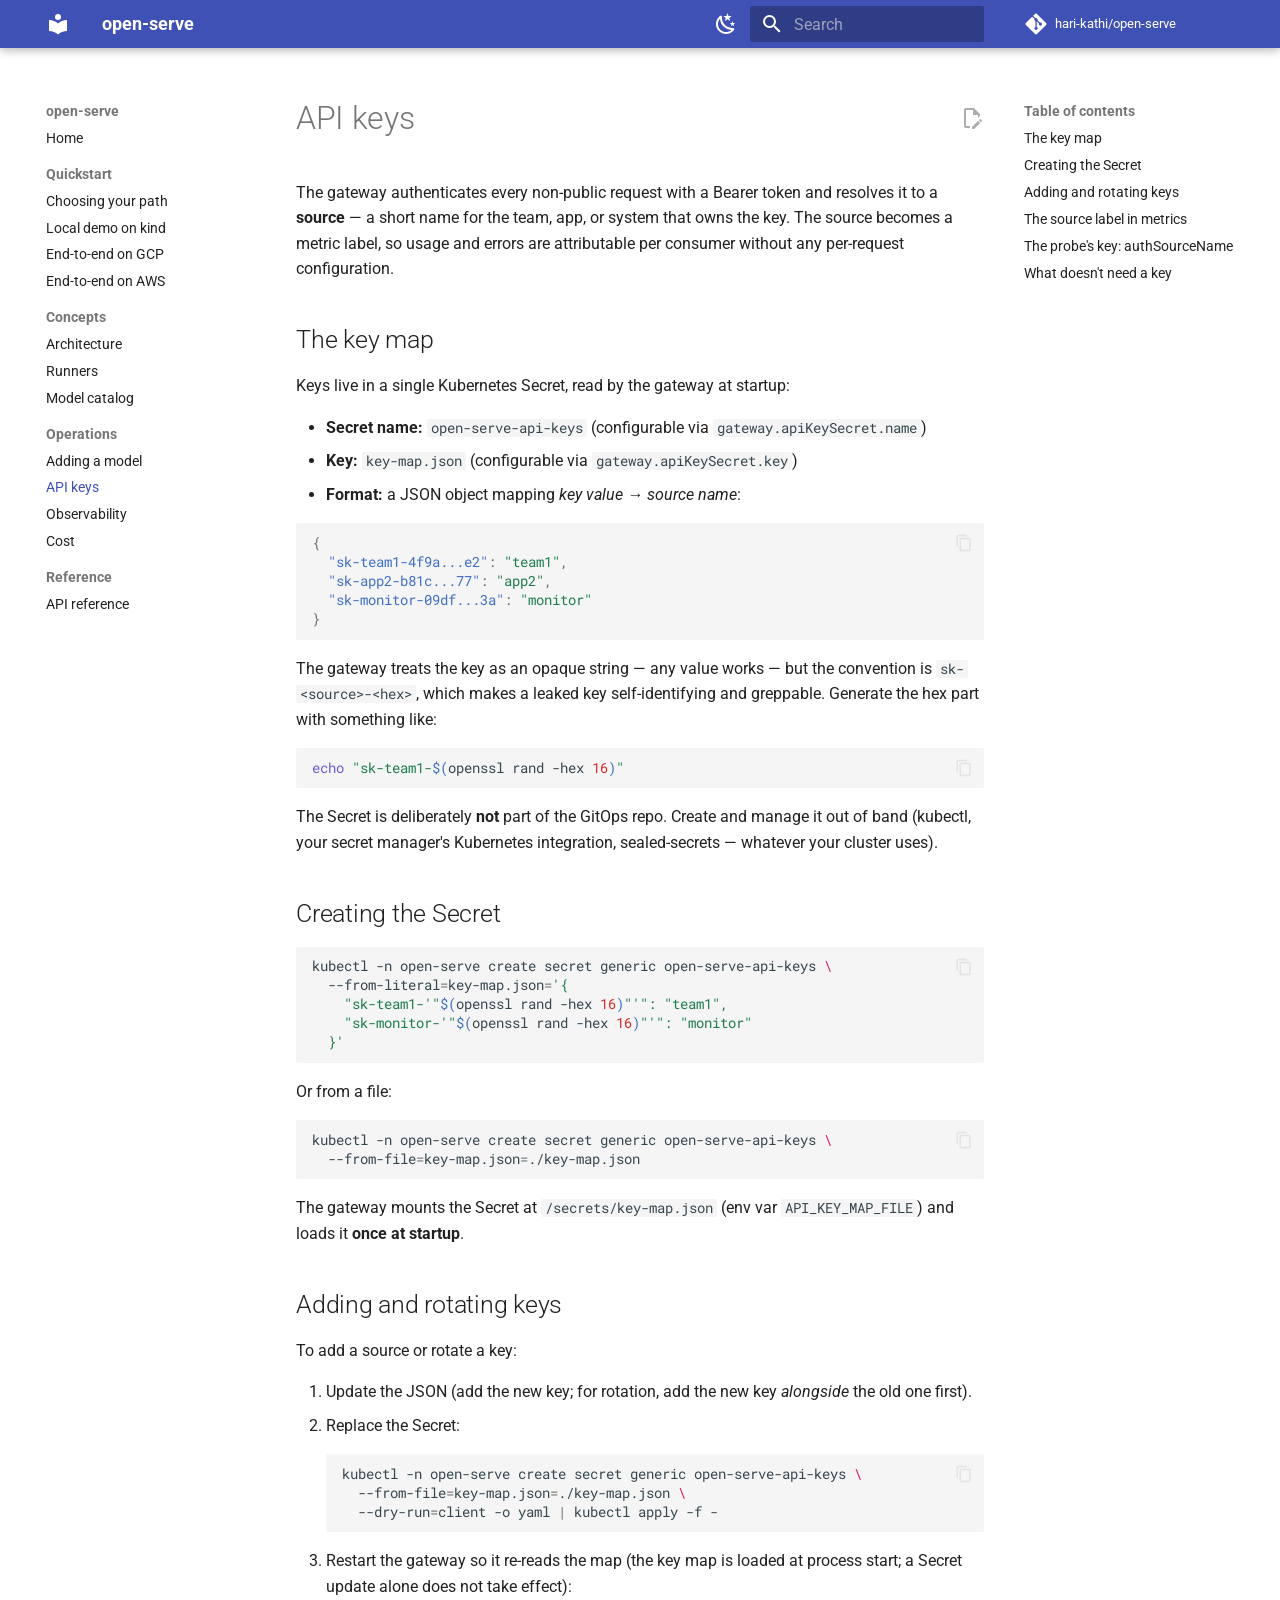
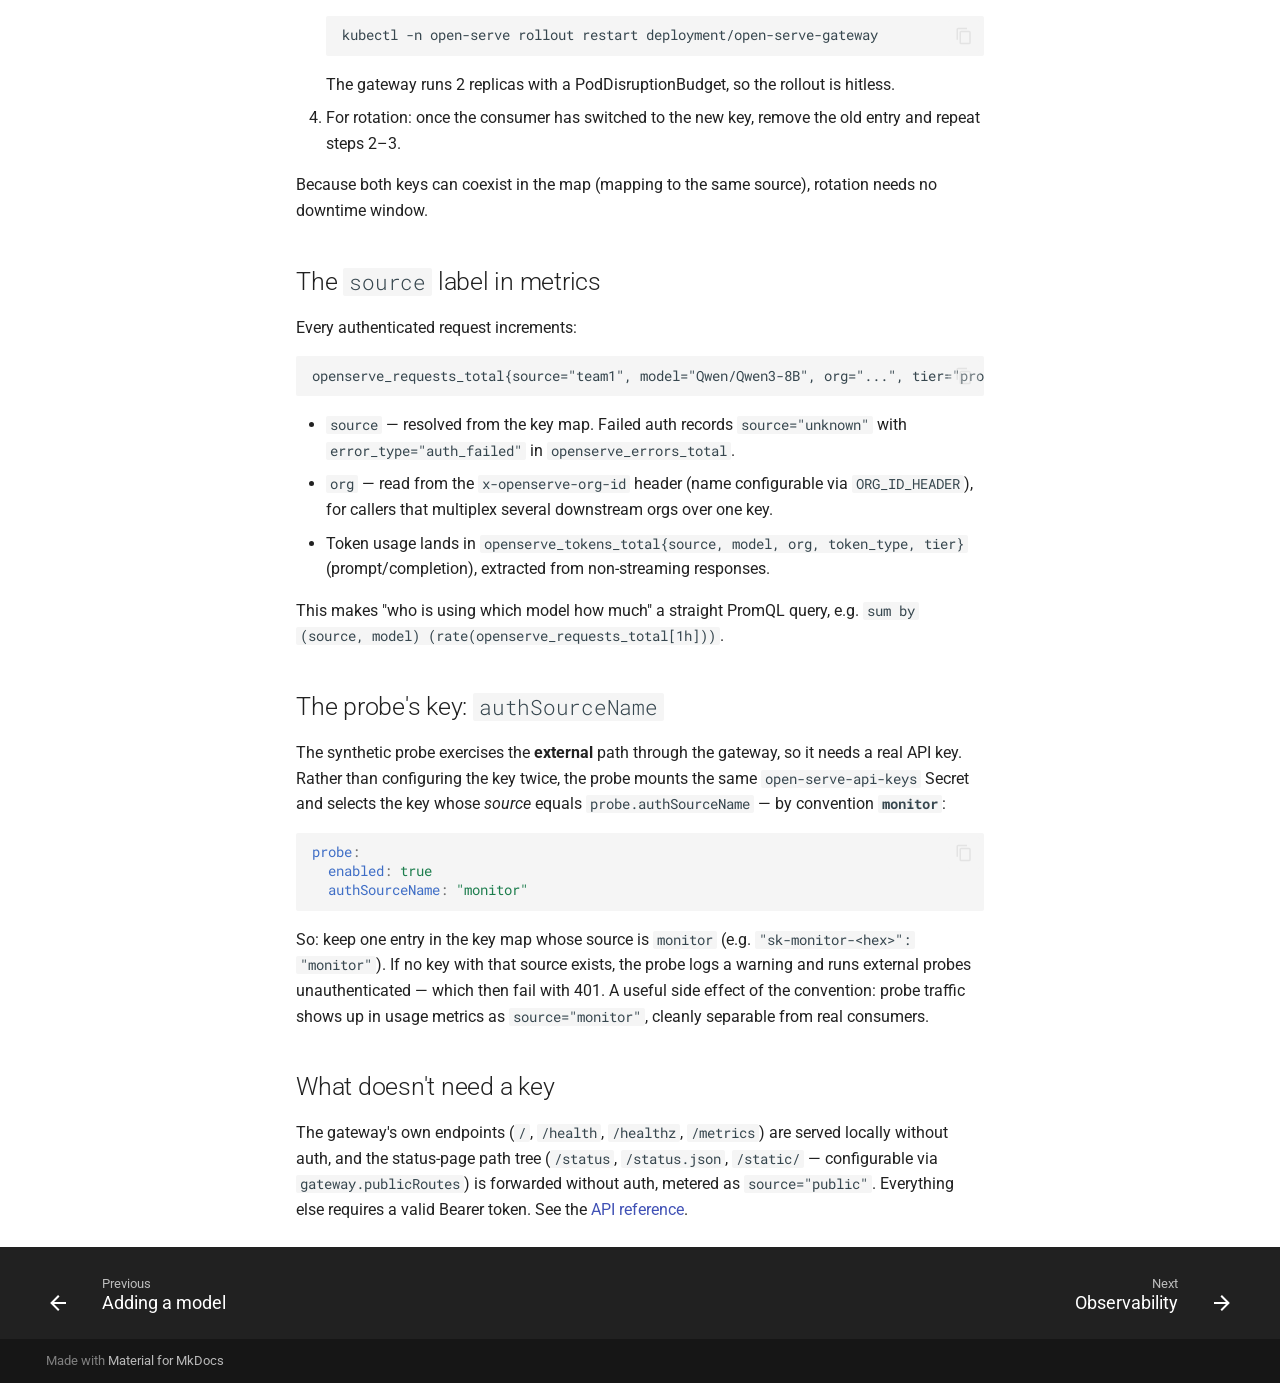
<file: operations/api-keys/index.html>
<!doctype html>
<html lang="en" class="no-js">
  <head>
    
      <meta charset="utf-8">
      <meta name="viewport" content="width=device-width,initial-scale=1">
      
        <meta name="description" content="An open, batteries-included model-serving framework for Kubernetes, built on Ray Serve, Ray Serve LLM, and vLLM.">
      
      
      
        <link rel="canonical" href="https://hari-kathi.github.io/open-serve/operations/api-keys/">
      
      
        <link rel="prev" href="../adding-a-model/">
      
      
        <link rel="next" href="../observability/">
      
      
        
      
      
      <link rel="icon" href="../../assets/images/favicon.png">
      <meta name="generator" content="mkdocs-1.6.1, mkdocs-material-9.7.7">
    
    
      
        <title>API keys - open-serve</title>
      
    
    
      <link rel="stylesheet" href="../../assets/stylesheets/main.ec1eaa64.min.css">
      
        
        <link rel="stylesheet" href="../../assets/stylesheets/palette.ab4e12ef.min.css">
      
      


    
    
      
    
    
      
        
        
        <link rel="preconnect" href="https://fonts.gstatic.com" crossorigin>
        <link rel="stylesheet" href="https://fonts.googleapis.com/css?family=Roboto:300,300i,400,400i,700,700i%7CRoboto+Mono:400,400i,700,700i&display=fallback">
        <style>:root{--md-text-font:"Roboto";--md-code-font:"Roboto Mono"}</style>
      
    
    
    <script>__md_scope=new URL("../..",location),__md_hash=e=>[...e].reduce(((e,_)=>(e<<5)-e+_.charCodeAt(0)),0),__md_get=(e,_=localStorage,t=__md_scope)=>JSON.parse(_.getItem(t.pathname+"."+e)),__md_set=(e,_,t=localStorage,a=__md_scope)=>{try{t.setItem(a.pathname+"."+e,JSON.stringify(_))}catch(e){}}</script>
    
      

    
    
  </head>
  
  
    
    
      
    
    
    
    
    <body dir="ltr" data-md-color-scheme="default" data-md-color-primary="indigo" data-md-color-accent="indigo">
  
    
    <input class="md-toggle" data-md-toggle="drawer" type="checkbox" id="__drawer" autocomplete="off">
    <input class="md-toggle" data-md-toggle="search" type="checkbox" id="__search" autocomplete="off">
    <label class="md-overlay" for="__drawer"></label>
    <div data-md-component="skip">
      
        
        <a href="#api-keys" class="md-skip">
          Skip to content
        </a>
      
    </div>
    <div data-md-component="announce">
      
    </div>
    
    
      

  

<header class="md-header md-header--shadow" data-md-component="header">
  <nav class="md-header__inner md-grid" aria-label="Header">
    <a href="../.." title="open-serve" class="md-header__button md-logo" aria-label="open-serve" data-md-component="logo">
      
  
  <svg xmlns="http://www.w3.org/2000/svg" viewBox="0 0 24 24"><path d="M12 8a3 3 0 0 0 3-3 3 3 0 0 0-3-3 3 3 0 0 0-3 3 3 3 0 0 0 3 3m0 3.54C9.64 9.35 6.5 8 3 8v11c3.5 0 6.64 1.35 9 3.54 2.36-2.19 5.5-3.54 9-3.54V8c-3.5 0-6.64 1.35-9 3.54"/></svg>

    </a>
    <label class="md-header__button md-icon" for="__drawer">
      
      <svg xmlns="http://www.w3.org/2000/svg" viewBox="0 0 24 24"><path d="M3 6h18v2H3zm0 5h18v2H3zm0 5h18v2H3z"/></svg>
    </label>
    <div class="md-header__title" data-md-component="header-title">
      <div class="md-header__ellipsis">
        <div class="md-header__topic">
          <span class="md-ellipsis">
            open-serve
          </span>
        </div>
        <div class="md-header__topic" data-md-component="header-topic">
          <span class="md-ellipsis">
            
              API keys
            
          </span>
        </div>
      </div>
    </div>
    
      
        <form class="md-header__option" data-md-component="palette">
  
    
    
    
    <input class="md-option" data-md-color-media="(prefers-color-scheme: light)" data-md-color-scheme="default" data-md-color-primary="indigo" data-md-color-accent="indigo"  aria-label="Switch to dark mode"  type="radio" name="__palette" id="__palette_0">
    
      <label class="md-header__button md-icon" title="Switch to dark mode" for="__palette_1" hidden>
        <svg xmlns="http://www.w3.org/2000/svg" viewBox="0 0 24 24"><path d="m17.75 4.09-2.53 1.94.91 3.06-2.63-1.81-2.63 1.81.91-3.06-2.53-1.94L12.44 4l1.06-3 1.06 3zm3.5 6.91-1.64 1.25.59 1.98-1.7-1.17-1.7 1.17.59-1.98L15.75 11l2.06-.05L18.5 9l.69 1.95zm-2.28 4.95c.83-.08 1.72 1.1 1.19 1.85-.32.45-.66.87-1.08 1.27C15.17 23 8.84 23 4.94 19.07c-3.91-3.9-3.91-10.24 0-14.14.4-.4.82-.76 1.27-1.08.75-.53 1.93.36 1.85 1.19-.27 2.86.69 5.83 2.89 8.02a9.96 9.96 0 0 0 8.02 2.89m-1.64 2.02a12.08 12.08 0 0 1-7.8-3.47c-2.17-2.19-3.33-5-3.49-7.82-2.81 3.14-2.7 7.96.31 10.98 3.02 3.01 7.84 3.12 10.98.31"/></svg>
      </label>
    
  
    
    
    
    <input class="md-option" data-md-color-media="(prefers-color-scheme: dark)" data-md-color-scheme="slate" data-md-color-primary="indigo" data-md-color-accent="indigo"  aria-label="Switch to light mode"  type="radio" name="__palette" id="__palette_1">
    
      <label class="md-header__button md-icon" title="Switch to light mode" for="__palette_0" hidden>
        <svg xmlns="http://www.w3.org/2000/svg" viewBox="0 0 24 24"><path d="M12 7a5 5 0 0 1 5 5 5 5 0 0 1-5 5 5 5 0 0 1-5-5 5 5 0 0 1 5-5m0 2a3 3 0 0 0-3 3 3 3 0 0 0 3 3 3 3 0 0 0 3-3 3 3 0 0 0-3-3m0-7 2.39 3.42C13.65 5.15 12.84 5 12 5s-1.65.15-2.39.42zM3.34 7l4.16-.35A7.2 7.2 0 0 0 5.94 8.5c-.44.74-.69 1.5-.83 2.29zm.02 10 1.76-3.77a7.131 7.131 0 0 0 2.38 4.14zM20.65 7l-1.77 3.79a7.02 7.02 0 0 0-2.38-4.15zm-.01 10-4.14.36c.59-.51 1.12-1.14 1.54-1.86.42-.73.69-1.5.83-2.29zM12 22l-2.41-3.44c.74.27 1.55.44 2.41.44.82 0 1.63-.17 2.37-.44z"/></svg>
      </label>
    
  
</form>
      
    
    
      <script>var palette=__md_get("__palette");if(palette&&palette.color){if("(prefers-color-scheme)"===palette.color.media){var media=matchMedia("(prefers-color-scheme: light)"),input=document.querySelector(media.matches?"[data-md-color-media='(prefers-color-scheme: light)']":"[data-md-color-media='(prefers-color-scheme: dark)']");palette.color.media=input.getAttribute("data-md-color-media"),palette.color.scheme=input.getAttribute("data-md-color-scheme"),palette.color.primary=input.getAttribute("data-md-color-primary"),palette.color.accent=input.getAttribute("data-md-color-accent")}for(var[key,value]of Object.entries(palette.color))document.body.setAttribute("data-md-color-"+key,value)}</script>
    
    
    
      
      
        <label class="md-header__button md-icon" for="__search">
          
          <svg xmlns="http://www.w3.org/2000/svg" viewBox="0 0 24 24"><path d="M9.5 3A6.5 6.5 0 0 1 16 9.5c0 1.61-.59 3.09-1.56 4.23l.27.27h.79l5 5-1.5 1.5-5-5v-.79l-.27-.27A6.52 6.52 0 0 1 9.5 16 6.5 6.5 0 0 1 3 9.5 6.5 6.5 0 0 1 9.5 3m0 2C7 5 5 7 5 9.5S7 14 9.5 14 14 12 14 9.5 12 5 9.5 5"/></svg>
        </label>
        <div class="md-search" data-md-component="search" role="dialog">
  <label class="md-search__overlay" for="__search"></label>
  <div class="md-search__inner" role="search">
    <form class="md-search__form" name="search">
      <input type="text" class="md-search__input" name="query" aria-label="Search" placeholder="Search" autocapitalize="off" autocorrect="off" autocomplete="off" spellcheck="false" data-md-component="search-query" required>
      <label class="md-search__icon md-icon" for="__search">
        
        <svg xmlns="http://www.w3.org/2000/svg" viewBox="0 0 24 24"><path d="M9.5 3A6.5 6.5 0 0 1 16 9.5c0 1.61-.59 3.09-1.56 4.23l.27.27h.79l5 5-1.5 1.5-5-5v-.79l-.27-.27A6.52 6.52 0 0 1 9.5 16 6.5 6.5 0 0 1 3 9.5 6.5 6.5 0 0 1 9.5 3m0 2C7 5 5 7 5 9.5S7 14 9.5 14 14 12 14 9.5 12 5 9.5 5"/></svg>
        
        <svg xmlns="http://www.w3.org/2000/svg" viewBox="0 0 24 24"><path d="M20 11v2H8l5.5 5.5-1.42 1.42L4.16 12l7.92-7.92L13.5 5.5 8 11z"/></svg>
      </label>
      <nav class="md-search__options" aria-label="Search">
        
        <button type="reset" class="md-search__icon md-icon" title="Clear" aria-label="Clear" tabindex="-1">
          
          <svg xmlns="http://www.w3.org/2000/svg" viewBox="0 0 24 24"><path d="M19 6.41 17.59 5 12 10.59 6.41 5 5 6.41 10.59 12 5 17.59 6.41 19 12 13.41 17.59 19 19 17.59 13.41 12z"/></svg>
        </button>
      </nav>
      
        <div class="md-search__suggest" data-md-component="search-suggest"></div>
      
    </form>
    <div class="md-search__output">
      <div class="md-search__scrollwrap" tabindex="0" data-md-scrollfix>
        <div class="md-search-result" data-md-component="search-result">
          <div class="md-search-result__meta">
            Initializing search
          </div>
          <ol class="md-search-result__list" role="presentation"></ol>
        </div>
      </div>
    </div>
  </div>
</div>
      
    
    
      <div class="md-header__source">
        <a href="https://github.com/hari-kathi/open-serve" title="Go to repository" class="md-source" data-md-component="source">
  <div class="md-source__icon md-icon">
    
    <svg xmlns="http://www.w3.org/2000/svg" viewBox="0 0 448 512"><!--! Font Awesome Free 7.1.0 by @fontawesome - https://fontawesome.com License - https://fontawesome.com/license/free (Icons: CC BY 4.0, Fonts: SIL OFL 1.1, Code: MIT License) Copyright 2025 Fonticons, Inc.--><path d="M439.6 236.1 244 40.5c-5.4-5.5-12.8-8.5-20.4-8.5s-15 3-20.4 8.4L162.5 81l51.5 51.5c27.1-9.1 52.7 16.8 43.4 43.7l49.7 49.7c34.2-11.8 61.2 31 35.5 56.7-26.5 26.5-70.2-2.9-56-37.3L240.3 199v121.9c25.3 12.5 22.3 41.8 9.1 55-6.4 6.4-15.2 10.1-24.3 10.1s-17.8-3.6-24.3-10.1c-17.6-17.6-11.1-46.9 11.2-56v-123c-20.8-8.5-24.6-30.7-18.6-45L142.6 101 8.5 235.1C3 240.6 0 247.9 0 255.5s3 15 8.5 20.4l195.6 195.7c5.4 5.4 12.7 8.4 20.4 8.4s15-3 20.4-8.4l194.7-194.7c5.4-5.4 8.4-12.8 8.4-20.4s-3-15-8.4-20.4"/></svg>
  </div>
  <div class="md-source__repository">
    hari-kathi/open-serve
  </div>
</a>
      </div>
    
  </nav>
  
</header>
    
    <div class="md-container" data-md-component="container">
      
      
        
          
        
      
      <main class="md-main" data-md-component="main">
        <div class="md-main__inner md-grid">
          
            
              
              <div class="md-sidebar md-sidebar--primary" data-md-component="sidebar" data-md-type="navigation" >
                <div class="md-sidebar__scrollwrap">
                  <div class="md-sidebar__inner">
                    



<nav class="md-nav md-nav--primary" aria-label="Navigation" data-md-level="0">
  <label class="md-nav__title" for="__drawer">
    <a href="../.." title="open-serve" class="md-nav__button md-logo" aria-label="open-serve" data-md-component="logo">
      
  
  <svg xmlns="http://www.w3.org/2000/svg" viewBox="0 0 24 24"><path d="M12 8a3 3 0 0 0 3-3 3 3 0 0 0-3-3 3 3 0 0 0-3 3 3 3 0 0 0 3 3m0 3.54C9.64 9.35 6.5 8 3 8v11c3.5 0 6.64 1.35 9 3.54 2.36-2.19 5.5-3.54 9-3.54V8c-3.5 0-6.64 1.35-9 3.54"/></svg>

    </a>
    open-serve
  </label>
  
    <div class="md-nav__source">
      <a href="https://github.com/hari-kathi/open-serve" title="Go to repository" class="md-source" data-md-component="source">
  <div class="md-source__icon md-icon">
    
    <svg xmlns="http://www.w3.org/2000/svg" viewBox="0 0 448 512"><!--! Font Awesome Free 7.1.0 by @fontawesome - https://fontawesome.com License - https://fontawesome.com/license/free (Icons: CC BY 4.0, Fonts: SIL OFL 1.1, Code: MIT License) Copyright 2025 Fonticons, Inc.--><path d="M439.6 236.1 244 40.5c-5.4-5.5-12.8-8.5-20.4-8.5s-15 3-20.4 8.4L162.5 81l51.5 51.5c27.1-9.1 52.7 16.8 43.4 43.7l49.7 49.7c34.2-11.8 61.2 31 35.5 56.7-26.5 26.5-70.2-2.9-56-37.3L240.3 199v121.9c25.3 12.5 22.3 41.8 9.1 55-6.4 6.4-15.2 10.1-24.3 10.1s-17.8-3.6-24.3-10.1c-17.6-17.6-11.1-46.9 11.2-56v-123c-20.8-8.5-24.6-30.7-18.6-45L142.6 101 8.5 235.1C3 240.6 0 247.9 0 255.5s3 15 8.5 20.4l195.6 195.7c5.4 5.4 12.7 8.4 20.4 8.4s15-3 20.4-8.4l194.7-194.7c5.4-5.4 8.4-12.8 8.4-20.4s-3-15-8.4-20.4"/></svg>
  </div>
  <div class="md-source__repository">
    hari-kathi/open-serve
  </div>
</a>
    </div>
  
  <ul class="md-nav__list" data-md-scrollfix>
    
      
      
  
  
  
  
    <li class="md-nav__item">
      <a href="../.." class="md-nav__link">
        
  
  
  <span class="md-ellipsis">
    
  
    Home
  

    
  </span>
  
  

      </a>
    </li>
  

    
      
      
  
  
  
  
    
    
    
    
      
        
        
      
    
    
    <li class="md-nav__item md-nav__item--section md-nav__item--nested">
      
        
        
        <input class="md-nav__toggle md-toggle " type="checkbox" id="__nav_2" >
        
          
          <label class="md-nav__link" for="__nav_2" id="__nav_2_label" tabindex="">
            
  
  
  <span class="md-ellipsis">
    
  
    Quickstart
  

    
  </span>
  
  

            <span class="md-nav__icon md-icon"></span>
          </label>
        
        <nav class="md-nav" data-md-level="1" aria-labelledby="__nav_2_label" aria-expanded="false">
          <label class="md-nav__title" for="__nav_2">
            <span class="md-nav__icon md-icon"></span>
            
  
    Quickstart
  

          </label>
          <ul class="md-nav__list" data-md-scrollfix>
            
              
                
  
  
  
  
    <li class="md-nav__item">
      <a href="../../quickstart/" class="md-nav__link">
        
  
  
  <span class="md-ellipsis">
    
  
    Choosing your path
  

    
  </span>
  
  

      </a>
    </li>
  

              
            
              
                
  
  
  
  
    <li class="md-nav__item">
      <a href="../../quickstart/kind/" class="md-nav__link">
        
  
  
  <span class="md-ellipsis">
    
  
    Local demo on kind
  

    
  </span>
  
  

      </a>
    </li>
  

              
            
              
                
  
  
  
  
    <li class="md-nav__item">
      <a href="../../quickstart/gcp/" class="md-nav__link">
        
  
  
  <span class="md-ellipsis">
    
  
    End-to-end on GCP
  

    
  </span>
  
  

      </a>
    </li>
  

              
            
              
                
  
  
  
  
    <li class="md-nav__item">
      <a href="../../quickstart/aws/" class="md-nav__link">
        
  
  
  <span class="md-ellipsis">
    
  
    End-to-end on AWS
  

    
  </span>
  
  

      </a>
    </li>
  

              
            
          </ul>
        </nav>
      
    </li>
  

    
      
      
  
  
  
  
    
    
    
    
      
        
        
      
    
    
    <li class="md-nav__item md-nav__item--section md-nav__item--nested">
      
        
        
        <input class="md-nav__toggle md-toggle " type="checkbox" id="__nav_3" >
        
          
          <label class="md-nav__link" for="__nav_3" id="__nav_3_label" tabindex="">
            
  
  
  <span class="md-ellipsis">
    
  
    Concepts
  

    
  </span>
  
  

            <span class="md-nav__icon md-icon"></span>
          </label>
        
        <nav class="md-nav" data-md-level="1" aria-labelledby="__nav_3_label" aria-expanded="false">
          <label class="md-nav__title" for="__nav_3">
            <span class="md-nav__icon md-icon"></span>
            
  
    Concepts
  

          </label>
          <ul class="md-nav__list" data-md-scrollfix>
            
              
                
  
  
  
  
    <li class="md-nav__item">
      <a href="../../concepts/architecture/" class="md-nav__link">
        
  
  
  <span class="md-ellipsis">
    
  
    Architecture
  

    
  </span>
  
  

      </a>
    </li>
  

              
            
              
                
  
  
  
  
    <li class="md-nav__item">
      <a href="../../concepts/runners/" class="md-nav__link">
        
  
  
  <span class="md-ellipsis">
    
  
    Runners
  

    
  </span>
  
  

      </a>
    </li>
  

              
            
              
                
  
  
  
  
    <li class="md-nav__item">
      <a href="../../concepts/model-catalog/" class="md-nav__link">
        
  
  
  <span class="md-ellipsis">
    
  
    Model catalog
  

    
  </span>
  
  

      </a>
    </li>
  

              
            
          </ul>
        </nav>
      
    </li>
  

    
      
      
  
  
    
  
  
  
    
    
    
    
      
        
        
      
    
    
    <li class="md-nav__item md-nav__item--active md-nav__item--section md-nav__item--nested">
      
        
        
        <input class="md-nav__toggle md-toggle " type="checkbox" id="__nav_4" checked>
        
          
          <label class="md-nav__link" for="__nav_4" id="__nav_4_label" tabindex="">
            
  
  
  <span class="md-ellipsis">
    
  
    Operations
  

    
  </span>
  
  

            <span class="md-nav__icon md-icon"></span>
          </label>
        
        <nav class="md-nav" data-md-level="1" aria-labelledby="__nav_4_label" aria-expanded="true">
          <label class="md-nav__title" for="__nav_4">
            <span class="md-nav__icon md-icon"></span>
            
  
    Operations
  

          </label>
          <ul class="md-nav__list" data-md-scrollfix>
            
              
                
  
  
  
  
    <li class="md-nav__item">
      <a href="../adding-a-model/" class="md-nav__link">
        
  
  
  <span class="md-ellipsis">
    
  
    Adding a model
  

    
  </span>
  
  

      </a>
    </li>
  

              
            
              
                
  
  
    
  
  
  
    <li class="md-nav__item md-nav__item--active">
      
      <input class="md-nav__toggle md-toggle" type="checkbox" id="__toc">
      
      
        
      
      
        <label class="md-nav__link md-nav__link--active" for="__toc">
          
  
  
  <span class="md-ellipsis">
    
  
    API keys
  

    
  </span>
  
  

          <span class="md-nav__icon md-icon"></span>
        </label>
      
      <a href="./" class="md-nav__link md-nav__link--active">
        
  
  
  <span class="md-ellipsis">
    
  
    API keys
  

    
  </span>
  
  

      </a>
      
        

<nav class="md-nav md-nav--secondary" aria-label="Table of contents">
  
  
  
    
  
  
    <label class="md-nav__title" for="__toc">
      <span class="md-nav__icon md-icon"></span>
      Table of contents
    </label>
    <ul class="md-nav__list" data-md-component="toc" data-md-scrollfix>
      
        <li class="md-nav__item">
  <a href="#the-key-map" class="md-nav__link">
    <span class="md-ellipsis">
      
        The key map
      
    </span>
  </a>
  
</li>
      
        <li class="md-nav__item">
  <a href="#creating-the-secret" class="md-nav__link">
    <span class="md-ellipsis">
      
        Creating the Secret
      
    </span>
  </a>
  
</li>
      
        <li class="md-nav__item">
  <a href="#adding-and-rotating-keys" class="md-nav__link">
    <span class="md-ellipsis">
      
        Adding and rotating keys
      
    </span>
  </a>
  
</li>
      
        <li class="md-nav__item">
  <a href="#the-source-label-in-metrics" class="md-nav__link">
    <span class="md-ellipsis">
      
        The source label in metrics
      
    </span>
  </a>
  
</li>
      
        <li class="md-nav__item">
  <a href="#the-probes-key-authsourcename" class="md-nav__link">
    <span class="md-ellipsis">
      
        The probe's key: authSourceName
      
    </span>
  </a>
  
</li>
      
        <li class="md-nav__item">
  <a href="#what-doesnt-need-a-key" class="md-nav__link">
    <span class="md-ellipsis">
      
        What doesn't need a key
      
    </span>
  </a>
  
</li>
      
    </ul>
  
</nav>
      
    </li>
  

              
            
              
                
  
  
  
  
    <li class="md-nav__item">
      <a href="../observability/" class="md-nav__link">
        
  
  
  <span class="md-ellipsis">
    
  
    Observability
  

    
  </span>
  
  

      </a>
    </li>
  

              
            
              
                
  
  
  
  
    <li class="md-nav__item">
      <a href="../cost/" class="md-nav__link">
        
  
  
  <span class="md-ellipsis">
    
  
    Cost
  

    
  </span>
  
  

      </a>
    </li>
  

              
            
          </ul>
        </nav>
      
    </li>
  

    
      
      
  
  
  
  
    
    
    
    
      
        
        
      
    
    
    <li class="md-nav__item md-nav__item--section md-nav__item--nested">
      
        
        
        <input class="md-nav__toggle md-toggle " type="checkbox" id="__nav_5" >
        
          
          <label class="md-nav__link" for="__nav_5" id="__nav_5_label" tabindex="">
            
  
  
  <span class="md-ellipsis">
    
  
    Reference
  

    
  </span>
  
  

            <span class="md-nav__icon md-icon"></span>
          </label>
        
        <nav class="md-nav" data-md-level="1" aria-labelledby="__nav_5_label" aria-expanded="false">
          <label class="md-nav__title" for="__nav_5">
            <span class="md-nav__icon md-icon"></span>
            
  
    Reference
  

          </label>
          <ul class="md-nav__list" data-md-scrollfix>
            
              
                
  
  
  
  
    <li class="md-nav__item">
      <a href="../../reference/api/" class="md-nav__link">
        
  
  
  <span class="md-ellipsis">
    
  
    API reference
  

    
  </span>
  
  

      </a>
    </li>
  

              
            
          </ul>
        </nav>
      
    </li>
  

    
  </ul>
</nav>
                  </div>
                </div>
              </div>
            
            
              
              <div class="md-sidebar md-sidebar--secondary" data-md-component="sidebar" data-md-type="toc" >
                <div class="md-sidebar__scrollwrap">
                  <div class="md-sidebar__inner">
                    

<nav class="md-nav md-nav--secondary" aria-label="Table of contents">
  
  
  
    
  
  
    <label class="md-nav__title" for="__toc">
      <span class="md-nav__icon md-icon"></span>
      Table of contents
    </label>
    <ul class="md-nav__list" data-md-component="toc" data-md-scrollfix>
      
        <li class="md-nav__item">
  <a href="#the-key-map" class="md-nav__link">
    <span class="md-ellipsis">
      
        The key map
      
    </span>
  </a>
  
</li>
      
        <li class="md-nav__item">
  <a href="#creating-the-secret" class="md-nav__link">
    <span class="md-ellipsis">
      
        Creating the Secret
      
    </span>
  </a>
  
</li>
      
        <li class="md-nav__item">
  <a href="#adding-and-rotating-keys" class="md-nav__link">
    <span class="md-ellipsis">
      
        Adding and rotating keys
      
    </span>
  </a>
  
</li>
      
        <li class="md-nav__item">
  <a href="#the-source-label-in-metrics" class="md-nav__link">
    <span class="md-ellipsis">
      
        The source label in metrics
      
    </span>
  </a>
  
</li>
      
        <li class="md-nav__item">
  <a href="#the-probes-key-authsourcename" class="md-nav__link">
    <span class="md-ellipsis">
      
        The probe's key: authSourceName
      
    </span>
  </a>
  
</li>
      
        <li class="md-nav__item">
  <a href="#what-doesnt-need-a-key" class="md-nav__link">
    <span class="md-ellipsis">
      
        What doesn't need a key
      
    </span>
  </a>
  
</li>
      
    </ul>
  
</nav>
                  </div>
                </div>
              </div>
            
          
          
            <div class="md-content" data-md-component="content">
              
              <article class="md-content__inner md-typeset">
                
                  


  
    <a href="https://github.com/hari-kathi/open-serve/edit/main/docs/operations/api-keys.md" title="Edit this page" class="md-content__button md-icon" rel="edit">
      
      <svg xmlns="http://www.w3.org/2000/svg" viewBox="0 0 24 24"><path d="M10 20H6V4h7v5h5v3.1l2-2V8l-6-6H6c-1.1 0-2 .9-2 2v16c0 1.1.9 2 2 2h4zm10.2-7c.1 0 .3.1.4.2l1.3 1.3c.2.2.2.6 0 .8l-1 1-2.1-2.1 1-1c.1-.1.2-.2.4-.2m0 3.9L14.1 23H12v-2.1l6.1-6.1z"/></svg>
    </a>
  
  


<h1 id="api-keys">API keys<a class="headerlink" href="#api-keys" title="Permanent link">&para;</a></h1>
<p>The gateway authenticates every non-public request with a Bearer token and resolves it to a <strong>source</strong> — a short name for the team, app, or system that owns the key. The source becomes a metric label, so usage and errors are attributable per consumer without any per-request configuration.</p>
<h2 id="the-key-map">The key map<a class="headerlink" href="#the-key-map" title="Permanent link">&para;</a></h2>
<p>Keys live in a single Kubernetes Secret, read by the gateway at startup:</p>
<ul>
<li><strong>Secret name:</strong> <code>open-serve-api-keys</code> (configurable via <code>gateway.apiKeySecret.name</code>)</li>
<li><strong>Key:</strong> <code>key-map.json</code> (configurable via <code>gateway.apiKeySecret.key</code>)</li>
<li><strong>Format:</strong> a JSON object mapping <em>key value → source name</em>:</li>
</ul>
<div class="highlight"><pre><span></span><code><a id="__codelineno-0-1" name="__codelineno-0-1" href="#__codelineno-0-1"></a><span class="p">{</span>
<a id="__codelineno-0-2" name="__codelineno-0-2" href="#__codelineno-0-2"></a><span class="w">  </span><span class="nt">"sk-team1-4f9a...e2"</span><span class="p">:</span><span class="w"> </span><span class="s2">"team1"</span><span class="p">,</span>
<a id="__codelineno-0-3" name="__codelineno-0-3" href="#__codelineno-0-3"></a><span class="w">  </span><span class="nt">"sk-app2-b81c...77"</span><span class="p">:</span><span class="w"> </span><span class="s2">"app2"</span><span class="p">,</span>
<a id="__codelineno-0-4" name="__codelineno-0-4" href="#__codelineno-0-4"></a><span class="w">  </span><span class="nt">"sk-monitor-09df...3a"</span><span class="p">:</span><span class="w"> </span><span class="s2">"monitor"</span>
<a id="__codelineno-0-5" name="__codelineno-0-5" href="#__codelineno-0-5"></a><span class="p">}</span>
</code></pre></div>
<p>The gateway treats the key as an opaque string — any value works — but the convention is <code>sk-&lt;source&gt;-&lt;hex&gt;</code>, which makes a leaked key self-identifying and greppable. Generate the hex part with something like:</p>
<div class="highlight"><pre><span></span><code><a id="__codelineno-1-1" name="__codelineno-1-1" href="#__codelineno-1-1"></a><span class="nb">echo</span><span class="w"> </span><span class="s2">"sk-team1-</span><span class="k">$(</span>openssl<span class="w"> </span>rand<span class="w"> </span>-hex<span class="w"> </span><span class="m">16</span><span class="k">)</span><span class="s2">"</span>
</code></pre></div>
<p>The Secret is deliberately <strong>not</strong> part of the GitOps repo. Create and manage it out of band (kubectl, your secret manager's Kubernetes integration, sealed-secrets — whatever your cluster uses).</p>
<h2 id="creating-the-secret">Creating the Secret<a class="headerlink" href="#creating-the-secret" title="Permanent link">&para;</a></h2>
<div class="highlight"><pre><span></span><code><a id="__codelineno-2-1" name="__codelineno-2-1" href="#__codelineno-2-1"></a>kubectl<span class="w"> </span>-n<span class="w"> </span>open-serve<span class="w"> </span>create<span class="w"> </span>secret<span class="w"> </span>generic<span class="w"> </span>open-serve-api-keys<span class="w"> </span><span class="se">\</span>
<a id="__codelineno-2-2" name="__codelineno-2-2" href="#__codelineno-2-2"></a><span class="w">  </span>--from-literal<span class="o">=</span>key-map.json<span class="o">=</span><span class="s1">'{</span>
<a id="__codelineno-2-3" name="__codelineno-2-3" href="#__codelineno-2-3"></a><span class="s1">    "sk-team1-'</span><span class="s2">"</span><span class="k">$(</span>openssl<span class="w"> </span>rand<span class="w"> </span>-hex<span class="w"> </span><span class="m">16</span><span class="k">)</span><span class="s2">"</span><span class="s1">'": "team1",</span>
<a id="__codelineno-2-4" name="__codelineno-2-4" href="#__codelineno-2-4"></a><span class="s1">    "sk-monitor-'</span><span class="s2">"</span><span class="k">$(</span>openssl<span class="w"> </span>rand<span class="w"> </span>-hex<span class="w"> </span><span class="m">16</span><span class="k">)</span><span class="s2">"</span><span class="s1">'": "monitor"</span>
<a id="__codelineno-2-5" name="__codelineno-2-5" href="#__codelineno-2-5"></a><span class="s1">  }'</span>
</code></pre></div>
<p>Or from a file:</p>
<div class="highlight"><pre><span></span><code><a id="__codelineno-3-1" name="__codelineno-3-1" href="#__codelineno-3-1"></a>kubectl<span class="w"> </span>-n<span class="w"> </span>open-serve<span class="w"> </span>create<span class="w"> </span>secret<span class="w"> </span>generic<span class="w"> </span>open-serve-api-keys<span class="w"> </span><span class="se">\</span>
<a id="__codelineno-3-2" name="__codelineno-3-2" href="#__codelineno-3-2"></a><span class="w">  </span>--from-file<span class="o">=</span>key-map.json<span class="o">=</span>./key-map.json
</code></pre></div>
<p>The gateway mounts the Secret at <code>/secrets/key-map.json</code> (env var <code>API_KEY_MAP_FILE</code>) and loads it <strong>once at startup</strong>.</p>
<h2 id="adding-and-rotating-keys">Adding and rotating keys<a class="headerlink" href="#adding-and-rotating-keys" title="Permanent link">&para;</a></h2>
<p>To add a source or rotate a key:</p>
<ol>
<li>Update the JSON (add the new key; for rotation, add the new key <em>alongside</em> the old one first).</li>
<li>Replace the Secret:
   <div class="highlight"><pre><span></span><code><a id="__codelineno-4-1" name="__codelineno-4-1" href="#__codelineno-4-1"></a>kubectl<span class="w"> </span>-n<span class="w"> </span>open-serve<span class="w"> </span>create<span class="w"> </span>secret<span class="w"> </span>generic<span class="w"> </span>open-serve-api-keys<span class="w"> </span><span class="se">\</span>
<a id="__codelineno-4-2" name="__codelineno-4-2" href="#__codelineno-4-2"></a><span class="w">  </span>--from-file<span class="o">=</span>key-map.json<span class="o">=</span>./key-map.json<span class="w"> </span><span class="se">\</span>
<a id="__codelineno-4-3" name="__codelineno-4-3" href="#__codelineno-4-3"></a><span class="w">  </span>--dry-run<span class="o">=</span>client<span class="w"> </span>-o<span class="w"> </span>yaml<span class="w"> </span><span class="p">|</span><span class="w"> </span>kubectl<span class="w"> </span>apply<span class="w"> </span>-f<span class="w"> </span>-
</code></pre></div></li>
<li>Restart the gateway so it re-reads the map (the key map is loaded at process start; a Secret update alone does not take effect):
   <div class="highlight"><pre><span></span><code><a id="__codelineno-5-1" name="__codelineno-5-1" href="#__codelineno-5-1"></a>kubectl<span class="w"> </span>-n<span class="w"> </span>open-serve<span class="w"> </span>rollout<span class="w"> </span>restart<span class="w"> </span>deployment/open-serve-gateway
</code></pre></div>
   The gateway runs 2 replicas with a PodDisruptionBudget, so the rollout is hitless.</li>
<li>For rotation: once the consumer has switched to the new key, remove the old entry and repeat steps 2–3.</li>
</ol>
<p>Because both keys can coexist in the map (mapping to the same source), rotation needs no downtime window.</p>
<h2 id="the-source-label-in-metrics">The <code>source</code> label in metrics<a class="headerlink" href="#the-source-label-in-metrics" title="Permanent link">&para;</a></h2>
<p>Every authenticated request increments:</p>
<div class="highlight"><pre><span></span><code><a id="__codelineno-6-1" name="__codelineno-6-1" href="#__codelineno-6-1"></a>openserve_requests_total{source="team1", model="Qwen/Qwen3-8B", org="...", tier="production"}
</code></pre></div>
<ul>
<li><code>source</code> — resolved from the key map. Failed auth records <code>source="unknown"</code> with <code>error_type="auth_failed"</code> in <code>openserve_errors_total</code>.</li>
<li><code>org</code> — read from the <code>x-openserve-org-id</code> header (name configurable via <code>ORG_ID_HEADER</code>), for callers that multiplex several downstream orgs over one key.</li>
<li>Token usage lands in <code>openserve_tokens_total{source, model, org, token_type, tier}</code> (prompt/completion), extracted from non-streaming responses.</li>
</ul>
<p>This makes "who is using which model how much" a straight PromQL query, e.g. <code>sum by (source, model) (rate(openserve_requests_total[1h]))</code>.</p>
<h2 id="the-probes-key-authsourcename">The probe's key: <code>authSourceName</code><a class="headerlink" href="#the-probes-key-authsourcename" title="Permanent link">&para;</a></h2>
<p>The synthetic probe exercises the <strong>external</strong> path through the gateway, so it needs a real API key. Rather than configuring the key twice, the probe mounts the same <code>open-serve-api-keys</code> Secret and selects the key whose <em>source</em> equals <code>probe.authSourceName</code> — by convention <strong><code>monitor</code></strong>:</p>
<div class="highlight"><pre><span></span><code><a id="__codelineno-7-1" name="__codelineno-7-1" href="#__codelineno-7-1"></a><span class="nt">probe</span><span class="p">:</span>
<a id="__codelineno-7-2" name="__codelineno-7-2" href="#__codelineno-7-2"></a><span class="w">  </span><span class="nt">enabled</span><span class="p">:</span><span class="w"> </span><span class="l l-Scalar l-Scalar-Plain">true</span>
<a id="__codelineno-7-3" name="__codelineno-7-3" href="#__codelineno-7-3"></a><span class="w">  </span><span class="nt">authSourceName</span><span class="p">:</span><span class="w"> </span><span class="s">"monitor"</span>
</code></pre></div>
<p>So: keep one entry in the key map whose source is <code>monitor</code> (e.g. <code>"sk-monitor-&lt;hex&gt;": "monitor"</code>). If no key with that source exists, the probe logs a warning and runs external probes unauthenticated — which then fail with 401. A useful side effect of the convention: probe traffic shows up in usage metrics as <code>source="monitor"</code>, cleanly separable from real consumers.</p>
<h2 id="what-doesnt-need-a-key">What doesn't need a key<a class="headerlink" href="#what-doesnt-need-a-key" title="Permanent link">&para;</a></h2>
<p>The gateway's own endpoints (<code>/</code>, <code>/health</code>, <code>/healthz</code>, <code>/metrics</code>) are served locally without auth, and the status-page path tree (<code>/status</code>, <code>/status.json</code>, <code>/static/</code> — configurable via <code>gateway.publicRoutes</code>) is forwarded without auth, metered as <code>source="public"</code>. Everything else requires a valid Bearer token. See the <a href="../../reference/api/#authentication">API reference</a>.</p>












                
              </article>
            </div>
          
          
<script>var target=document.getElementById(location.hash.slice(1));target&&target.name&&(target.checked=target.name.startsWith("__tabbed_"))</script>
        </div>
        
          <button type="button" class="md-top md-icon" data-md-component="top" hidden>
  
  <svg xmlns="http://www.w3.org/2000/svg" viewBox="0 0 24 24"><path d="M13 20h-2V8l-5.5 5.5-1.42-1.42L12 4.16l7.92 7.92-1.42 1.42L13 8z"/></svg>
  Back to top
</button>
        
      </main>
      
        <footer class="md-footer">
  
    
      
      <nav class="md-footer__inner md-grid" aria-label="Footer" >
        
          
          <a href="../adding-a-model/" class="md-footer__link md-footer__link--prev" aria-label="Previous: Adding a model">
            <div class="md-footer__button md-icon">
              
              <svg xmlns="http://www.w3.org/2000/svg" viewBox="0 0 24 24"><path d="M20 11v2H8l5.5 5.5-1.42 1.42L4.16 12l7.92-7.92L13.5 5.5 8 11z"/></svg>
            </div>
            <div class="md-footer__title">
              <span class="md-footer__direction">
                Previous
              </span>
              <div class="md-ellipsis">
                Adding a model
              </div>
            </div>
          </a>
        
        
          
          <a href="../observability/" class="md-footer__link md-footer__link--next" aria-label="Next: Observability">
            <div class="md-footer__title">
              <span class="md-footer__direction">
                Next
              </span>
              <div class="md-ellipsis">
                Observability
              </div>
            </div>
            <div class="md-footer__button md-icon">
              
              <svg xmlns="http://www.w3.org/2000/svg" viewBox="0 0 24 24"><path d="M4 11v2h12l-5.5 5.5 1.42 1.42L19.84 12l-7.92-7.92L10.5 5.5 16 11z"/></svg>
            </div>
          </a>
        
      </nav>
    
  
  <div class="md-footer-meta md-typeset">
    <div class="md-footer-meta__inner md-grid">
      <div class="md-copyright">
  
  
    Made with
    <a href="https://squidfunk.github.io/mkdocs-material/" target="_blank" rel="noopener">
      Material for MkDocs
    </a>
  
</div>
      
    </div>
  </div>
</footer>
      
    </div>
    <div class="md-dialog" data-md-component="dialog">
      <div class="md-dialog__inner md-typeset"></div>
    </div>
    
    
    
      
      
      <script id="__config" type="application/json">{"annotate": null, "base": "../..", "features": ["navigation.sections", "navigation.top", "navigation.footer", "content.code.copy", "content.action.edit", "search.suggest", "search.highlight"], "search": "../../assets/javascripts/workers/search.2c215733.min.js", "tags": null, "translations": {"clipboard.copied": "Copied to clipboard", "clipboard.copy": "Copy to clipboard", "search.result.more.one": "1 more on this page", "search.result.more.other": "# more on this page", "search.result.none": "No matching documents", "search.result.one": "1 matching document", "search.result.other": "# matching documents", "search.result.placeholder": "Type to start searching", "search.result.term.missing": "Missing", "select.version": "Select version"}, "version": null}</script>
    
    
      <script src="../../assets/javascripts/bundle.d7400e89.min.js"></script>
      
    
  </body>
</html>
</file>
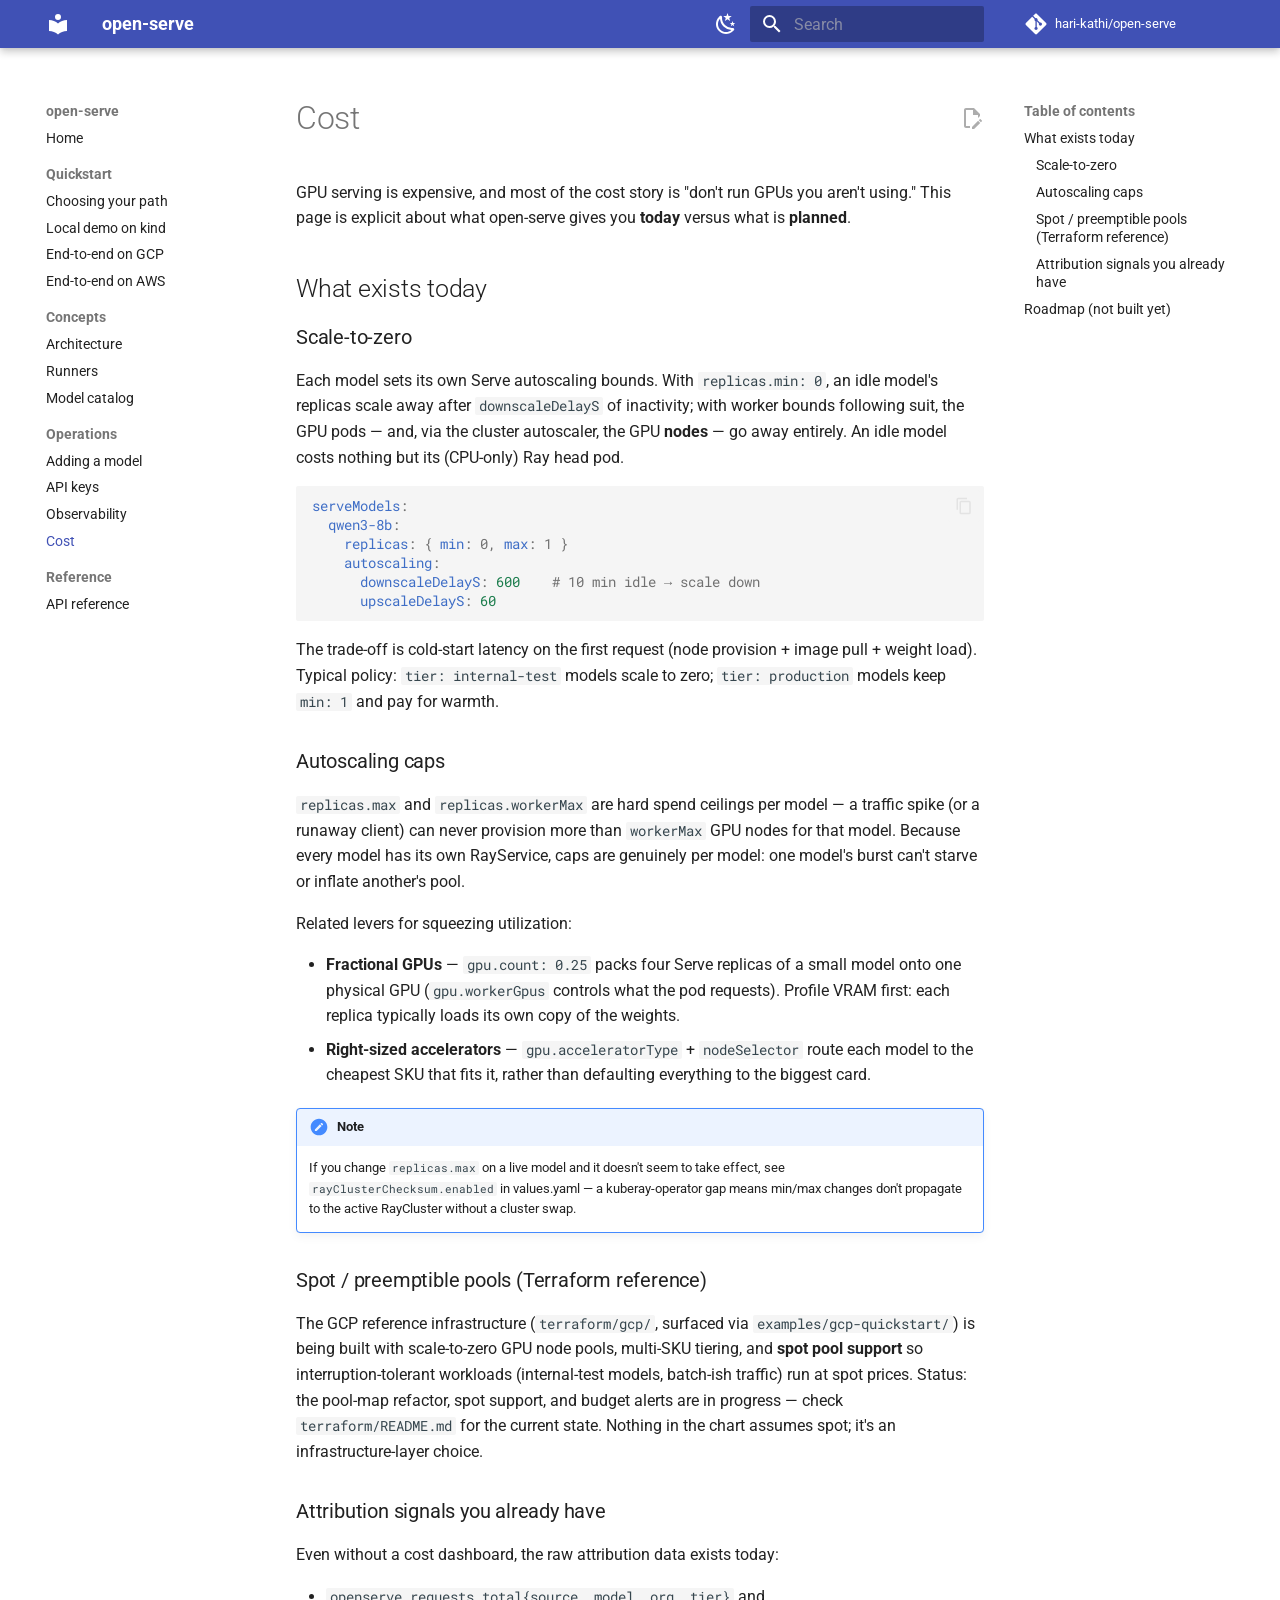
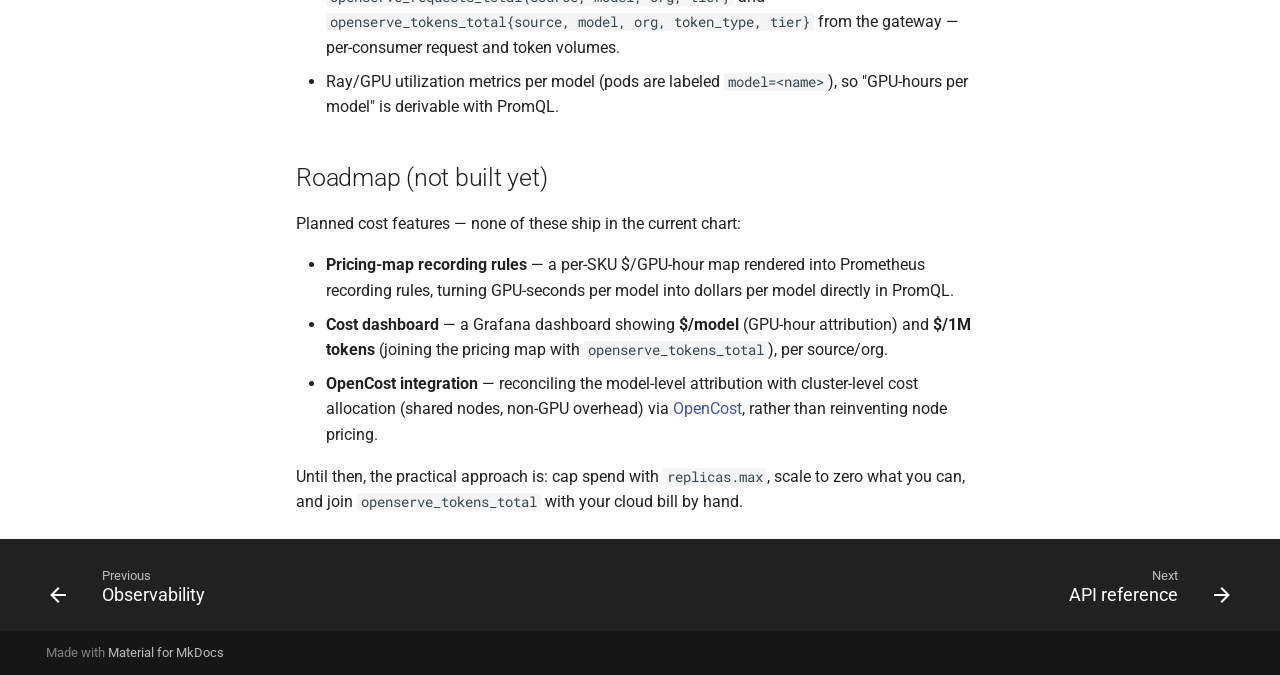
<file: operations/cost/index.html>
<!doctype html>
<html lang="en" class="no-js">
  <head>
    
      <meta charset="utf-8">
      <meta name="viewport" content="width=device-width,initial-scale=1">
      
        <meta name="description" content="An open, batteries-included model-serving framework for Kubernetes, built on Ray Serve, Ray Serve LLM, and vLLM.">
      
      
      
        <link rel="canonical" href="https://hari-kathi.github.io/open-serve/operations/cost/">
      
      
        <link rel="prev" href="../observability/">
      
      
        <link rel="next" href="../../reference/api/">
      
      
        
      
      
      <link rel="icon" href="../../assets/images/favicon.png">
      <meta name="generator" content="mkdocs-1.6.1, mkdocs-material-9.7.7">
    
    
      
        <title>Cost - open-serve</title>
      
    
    
      <link rel="stylesheet" href="../../assets/stylesheets/main.ec1eaa64.min.css">
      
        
        <link rel="stylesheet" href="../../assets/stylesheets/palette.ab4e12ef.min.css">
      
      


    
    
      
    
    
      
        
        
        <link rel="preconnect" href="https://fonts.gstatic.com" crossorigin>
        <link rel="stylesheet" href="https://fonts.googleapis.com/css?family=Roboto:300,300i,400,400i,700,700i%7CRoboto+Mono:400,400i,700,700i&display=fallback">
        <style>:root{--md-text-font:"Roboto";--md-code-font:"Roboto Mono"}</style>
      
    
    
    <script>__md_scope=new URL("../..",location),__md_hash=e=>[...e].reduce(((e,_)=>(e<<5)-e+_.charCodeAt(0)),0),__md_get=(e,_=localStorage,t=__md_scope)=>JSON.parse(_.getItem(t.pathname+"."+e)),__md_set=(e,_,t=localStorage,a=__md_scope)=>{try{t.setItem(a.pathname+"."+e,JSON.stringify(_))}catch(e){}}</script>
    
      

    
    
  </head>
  
  
    
    
      
    
    
    
    
    <body dir="ltr" data-md-color-scheme="default" data-md-color-primary="indigo" data-md-color-accent="indigo">
  
    
    <input class="md-toggle" data-md-toggle="drawer" type="checkbox" id="__drawer" autocomplete="off">
    <input class="md-toggle" data-md-toggle="search" type="checkbox" id="__search" autocomplete="off">
    <label class="md-overlay" for="__drawer"></label>
    <div data-md-component="skip">
      
        
        <a href="#cost" class="md-skip">
          Skip to content
        </a>
      
    </div>
    <div data-md-component="announce">
      
    </div>
    
    
      

  

<header class="md-header md-header--shadow" data-md-component="header">
  <nav class="md-header__inner md-grid" aria-label="Header">
    <a href="../.." title="open-serve" class="md-header__button md-logo" aria-label="open-serve" data-md-component="logo">
      
  
  <svg xmlns="http://www.w3.org/2000/svg" viewBox="0 0 24 24"><path d="M12 8a3 3 0 0 0 3-3 3 3 0 0 0-3-3 3 3 0 0 0-3 3 3 3 0 0 0 3 3m0 3.54C9.64 9.35 6.5 8 3 8v11c3.5 0 6.64 1.35 9 3.54 2.36-2.19 5.5-3.54 9-3.54V8c-3.5 0-6.64 1.35-9 3.54"/></svg>

    </a>
    <label class="md-header__button md-icon" for="__drawer">
      
      <svg xmlns="http://www.w3.org/2000/svg" viewBox="0 0 24 24"><path d="M3 6h18v2H3zm0 5h18v2H3zm0 5h18v2H3z"/></svg>
    </label>
    <div class="md-header__title" data-md-component="header-title">
      <div class="md-header__ellipsis">
        <div class="md-header__topic">
          <span class="md-ellipsis">
            open-serve
          </span>
        </div>
        <div class="md-header__topic" data-md-component="header-topic">
          <span class="md-ellipsis">
            
              Cost
            
          </span>
        </div>
      </div>
    </div>
    
      
        <form class="md-header__option" data-md-component="palette">
  
    
    
    
    <input class="md-option" data-md-color-media="(prefers-color-scheme: light)" data-md-color-scheme="default" data-md-color-primary="indigo" data-md-color-accent="indigo"  aria-label="Switch to dark mode"  type="radio" name="__palette" id="__palette_0">
    
      <label class="md-header__button md-icon" title="Switch to dark mode" for="__palette_1" hidden>
        <svg xmlns="http://www.w3.org/2000/svg" viewBox="0 0 24 24"><path d="m17.75 4.09-2.53 1.94.91 3.06-2.63-1.81-2.63 1.81.91-3.06-2.53-1.94L12.44 4l1.06-3 1.06 3zm3.5 6.91-1.64 1.25.59 1.98-1.7-1.17-1.7 1.17.59-1.98L15.75 11l2.06-.05L18.5 9l.69 1.95zm-2.28 4.95c.83-.08 1.72 1.1 1.19 1.85-.32.45-.66.87-1.08 1.27C15.17 23 8.84 23 4.94 19.07c-3.91-3.9-3.91-10.24 0-14.14.4-.4.82-.76 1.27-1.08.75-.53 1.93.36 1.85 1.19-.27 2.86.69 5.83 2.89 8.02a9.96 9.96 0 0 0 8.02 2.89m-1.64 2.02a12.08 12.08 0 0 1-7.8-3.47c-2.17-2.19-3.33-5-3.49-7.82-2.81 3.14-2.7 7.96.31 10.98 3.02 3.01 7.84 3.12 10.98.31"/></svg>
      </label>
    
  
    
    
    
    <input class="md-option" data-md-color-media="(prefers-color-scheme: dark)" data-md-color-scheme="slate" data-md-color-primary="indigo" data-md-color-accent="indigo"  aria-label="Switch to light mode"  type="radio" name="__palette" id="__palette_1">
    
      <label class="md-header__button md-icon" title="Switch to light mode" for="__palette_0" hidden>
        <svg xmlns="http://www.w3.org/2000/svg" viewBox="0 0 24 24"><path d="M12 7a5 5 0 0 1 5 5 5 5 0 0 1-5 5 5 5 0 0 1-5-5 5 5 0 0 1 5-5m0 2a3 3 0 0 0-3 3 3 3 0 0 0 3 3 3 3 0 0 0 3-3 3 3 0 0 0-3-3m0-7 2.39 3.42C13.65 5.15 12.84 5 12 5s-1.65.15-2.39.42zM3.34 7l4.16-.35A7.2 7.2 0 0 0 5.94 8.5c-.44.74-.69 1.5-.83 2.29zm.02 10 1.76-3.77a7.131 7.131 0 0 0 2.38 4.14zM20.65 7l-1.77 3.79a7.02 7.02 0 0 0-2.38-4.15zm-.01 10-4.14.36c.59-.51 1.12-1.14 1.54-1.86.42-.73.69-1.5.83-2.29zM12 22l-2.41-3.44c.74.27 1.55.44 2.41.44.82 0 1.63-.17 2.37-.44z"/></svg>
      </label>
    
  
</form>
      
    
    
      <script>var palette=__md_get("__palette");if(palette&&palette.color){if("(prefers-color-scheme)"===palette.color.media){var media=matchMedia("(prefers-color-scheme: light)"),input=document.querySelector(media.matches?"[data-md-color-media='(prefers-color-scheme: light)']":"[data-md-color-media='(prefers-color-scheme: dark)']");palette.color.media=input.getAttribute("data-md-color-media"),palette.color.scheme=input.getAttribute("data-md-color-scheme"),palette.color.primary=input.getAttribute("data-md-color-primary"),palette.color.accent=input.getAttribute("data-md-color-accent")}for(var[key,value]of Object.entries(palette.color))document.body.setAttribute("data-md-color-"+key,value)}</script>
    
    
    
      
      
        <label class="md-header__button md-icon" for="__search">
          
          <svg xmlns="http://www.w3.org/2000/svg" viewBox="0 0 24 24"><path d="M9.5 3A6.5 6.5 0 0 1 16 9.5c0 1.61-.59 3.09-1.56 4.23l.27.27h.79l5 5-1.5 1.5-5-5v-.79l-.27-.27A6.52 6.52 0 0 1 9.5 16 6.5 6.5 0 0 1 3 9.5 6.5 6.5 0 0 1 9.5 3m0 2C7 5 5 7 5 9.5S7 14 9.5 14 14 12 14 9.5 12 5 9.5 5"/></svg>
        </label>
        <div class="md-search" data-md-component="search" role="dialog">
  <label class="md-search__overlay" for="__search"></label>
  <div class="md-search__inner" role="search">
    <form class="md-search__form" name="search">
      <input type="text" class="md-search__input" name="query" aria-label="Search" placeholder="Search" autocapitalize="off" autocorrect="off" autocomplete="off" spellcheck="false" data-md-component="search-query" required>
      <label class="md-search__icon md-icon" for="__search">
        
        <svg xmlns="http://www.w3.org/2000/svg" viewBox="0 0 24 24"><path d="M9.5 3A6.5 6.5 0 0 1 16 9.5c0 1.61-.59 3.09-1.56 4.23l.27.27h.79l5 5-1.5 1.5-5-5v-.79l-.27-.27A6.52 6.52 0 0 1 9.5 16 6.5 6.5 0 0 1 3 9.5 6.5 6.5 0 0 1 9.5 3m0 2C7 5 5 7 5 9.5S7 14 9.5 14 14 12 14 9.5 12 5 9.5 5"/></svg>
        
        <svg xmlns="http://www.w3.org/2000/svg" viewBox="0 0 24 24"><path d="M20 11v2H8l5.5 5.5-1.42 1.42L4.16 12l7.92-7.92L13.5 5.5 8 11z"/></svg>
      </label>
      <nav class="md-search__options" aria-label="Search">
        
        <button type="reset" class="md-search__icon md-icon" title="Clear" aria-label="Clear" tabindex="-1">
          
          <svg xmlns="http://www.w3.org/2000/svg" viewBox="0 0 24 24"><path d="M19 6.41 17.59 5 12 10.59 6.41 5 5 6.41 10.59 12 5 17.59 6.41 19 12 13.41 17.59 19 19 17.59 13.41 12z"/></svg>
        </button>
      </nav>
      
        <div class="md-search__suggest" data-md-component="search-suggest"></div>
      
    </form>
    <div class="md-search__output">
      <div class="md-search__scrollwrap" tabindex="0" data-md-scrollfix>
        <div class="md-search-result" data-md-component="search-result">
          <div class="md-search-result__meta">
            Initializing search
          </div>
          <ol class="md-search-result__list" role="presentation"></ol>
        </div>
      </div>
    </div>
  </div>
</div>
      
    
    
      <div class="md-header__source">
        <a href="https://github.com/hari-kathi/open-serve" title="Go to repository" class="md-source" data-md-component="source">
  <div class="md-source__icon md-icon">
    
    <svg xmlns="http://www.w3.org/2000/svg" viewBox="0 0 448 512"><!--! Font Awesome Free 7.1.0 by @fontawesome - https://fontawesome.com License - https://fontawesome.com/license/free (Icons: CC BY 4.0, Fonts: SIL OFL 1.1, Code: MIT License) Copyright 2025 Fonticons, Inc.--><path d="M439.6 236.1 244 40.5c-5.4-5.5-12.8-8.5-20.4-8.5s-15 3-20.4 8.4L162.5 81l51.5 51.5c27.1-9.1 52.7 16.8 43.4 43.7l49.7 49.7c34.2-11.8 61.2 31 35.5 56.7-26.5 26.5-70.2-2.9-56-37.3L240.3 199v121.9c25.3 12.5 22.3 41.8 9.1 55-6.4 6.4-15.2 10.1-24.3 10.1s-17.8-3.6-24.3-10.1c-17.6-17.6-11.1-46.9 11.2-56v-123c-20.8-8.5-24.6-30.7-18.6-45L142.6 101 8.5 235.1C3 240.6 0 247.9 0 255.5s3 15 8.5 20.4l195.6 195.7c5.4 5.4 12.7 8.4 20.4 8.4s15-3 20.4-8.4l194.7-194.7c5.4-5.4 8.4-12.8 8.4-20.4s-3-15-8.4-20.4"/></svg>
  </div>
  <div class="md-source__repository">
    hari-kathi/open-serve
  </div>
</a>
      </div>
    
  </nav>
  
</header>
    
    <div class="md-container" data-md-component="container">
      
      
        
          
        
      
      <main class="md-main" data-md-component="main">
        <div class="md-main__inner md-grid">
          
            
              
              <div class="md-sidebar md-sidebar--primary" data-md-component="sidebar" data-md-type="navigation" >
                <div class="md-sidebar__scrollwrap">
                  <div class="md-sidebar__inner">
                    



<nav class="md-nav md-nav--primary" aria-label="Navigation" data-md-level="0">
  <label class="md-nav__title" for="__drawer">
    <a href="../.." title="open-serve" class="md-nav__button md-logo" aria-label="open-serve" data-md-component="logo">
      
  
  <svg xmlns="http://www.w3.org/2000/svg" viewBox="0 0 24 24"><path d="M12 8a3 3 0 0 0 3-3 3 3 0 0 0-3-3 3 3 0 0 0-3 3 3 3 0 0 0 3 3m0 3.54C9.64 9.35 6.5 8 3 8v11c3.5 0 6.64 1.35 9 3.54 2.36-2.19 5.5-3.54 9-3.54V8c-3.5 0-6.64 1.35-9 3.54"/></svg>

    </a>
    open-serve
  </label>
  
    <div class="md-nav__source">
      <a href="https://github.com/hari-kathi/open-serve" title="Go to repository" class="md-source" data-md-component="source">
  <div class="md-source__icon md-icon">
    
    <svg xmlns="http://www.w3.org/2000/svg" viewBox="0 0 448 512"><!--! Font Awesome Free 7.1.0 by @fontawesome - https://fontawesome.com License - https://fontawesome.com/license/free (Icons: CC BY 4.0, Fonts: SIL OFL 1.1, Code: MIT License) Copyright 2025 Fonticons, Inc.--><path d="M439.6 236.1 244 40.5c-5.4-5.5-12.8-8.5-20.4-8.5s-15 3-20.4 8.4L162.5 81l51.5 51.5c27.1-9.1 52.7 16.8 43.4 43.7l49.7 49.7c34.2-11.8 61.2 31 35.5 56.7-26.5 26.5-70.2-2.9-56-37.3L240.3 199v121.9c25.3 12.5 22.3 41.8 9.1 55-6.4 6.4-15.2 10.1-24.3 10.1s-17.8-3.6-24.3-10.1c-17.6-17.6-11.1-46.9 11.2-56v-123c-20.8-8.5-24.6-30.7-18.6-45L142.6 101 8.5 235.1C3 240.6 0 247.9 0 255.5s3 15 8.5 20.4l195.6 195.7c5.4 5.4 12.7 8.4 20.4 8.4s15-3 20.4-8.4l194.7-194.7c5.4-5.4 8.4-12.8 8.4-20.4s-3-15-8.4-20.4"/></svg>
  </div>
  <div class="md-source__repository">
    hari-kathi/open-serve
  </div>
</a>
    </div>
  
  <ul class="md-nav__list" data-md-scrollfix>
    
      
      
  
  
  
  
    <li class="md-nav__item">
      <a href="../.." class="md-nav__link">
        
  
  
  <span class="md-ellipsis">
    
  
    Home
  

    
  </span>
  
  

      </a>
    </li>
  

    
      
      
  
  
  
  
    
    
    
    
      
        
        
      
    
    
    <li class="md-nav__item md-nav__item--section md-nav__item--nested">
      
        
        
        <input class="md-nav__toggle md-toggle " type="checkbox" id="__nav_2" >
        
          
          <label class="md-nav__link" for="__nav_2" id="__nav_2_label" tabindex="">
            
  
  
  <span class="md-ellipsis">
    
  
    Quickstart
  

    
  </span>
  
  

            <span class="md-nav__icon md-icon"></span>
          </label>
        
        <nav class="md-nav" data-md-level="1" aria-labelledby="__nav_2_label" aria-expanded="false">
          <label class="md-nav__title" for="__nav_2">
            <span class="md-nav__icon md-icon"></span>
            
  
    Quickstart
  

          </label>
          <ul class="md-nav__list" data-md-scrollfix>
            
              
                
  
  
  
  
    <li class="md-nav__item">
      <a href="../../quickstart/" class="md-nav__link">
        
  
  
  <span class="md-ellipsis">
    
  
    Choosing your path
  

    
  </span>
  
  

      </a>
    </li>
  

              
            
              
                
  
  
  
  
    <li class="md-nav__item">
      <a href="../../quickstart/kind/" class="md-nav__link">
        
  
  
  <span class="md-ellipsis">
    
  
    Local demo on kind
  

    
  </span>
  
  

      </a>
    </li>
  

              
            
              
                
  
  
  
  
    <li class="md-nav__item">
      <a href="../../quickstart/gcp/" class="md-nav__link">
        
  
  
  <span class="md-ellipsis">
    
  
    End-to-end on GCP
  

    
  </span>
  
  

      </a>
    </li>
  

              
            
              
                
  
  
  
  
    <li class="md-nav__item">
      <a href="../../quickstart/aws/" class="md-nav__link">
        
  
  
  <span class="md-ellipsis">
    
  
    End-to-end on AWS
  

    
  </span>
  
  

      </a>
    </li>
  

              
            
          </ul>
        </nav>
      
    </li>
  

    
      
      
  
  
  
  
    
    
    
    
      
        
        
      
    
    
    <li class="md-nav__item md-nav__item--section md-nav__item--nested">
      
        
        
        <input class="md-nav__toggle md-toggle " type="checkbox" id="__nav_3" >
        
          
          <label class="md-nav__link" for="__nav_3" id="__nav_3_label" tabindex="">
            
  
  
  <span class="md-ellipsis">
    
  
    Concepts
  

    
  </span>
  
  

            <span class="md-nav__icon md-icon"></span>
          </label>
        
        <nav class="md-nav" data-md-level="1" aria-labelledby="__nav_3_label" aria-expanded="false">
          <label class="md-nav__title" for="__nav_3">
            <span class="md-nav__icon md-icon"></span>
            
  
    Concepts
  

          </label>
          <ul class="md-nav__list" data-md-scrollfix>
            
              
                
  
  
  
  
    <li class="md-nav__item">
      <a href="../../concepts/architecture/" class="md-nav__link">
        
  
  
  <span class="md-ellipsis">
    
  
    Architecture
  

    
  </span>
  
  

      </a>
    </li>
  

              
            
              
                
  
  
  
  
    <li class="md-nav__item">
      <a href="../../concepts/runners/" class="md-nav__link">
        
  
  
  <span class="md-ellipsis">
    
  
    Runners
  

    
  </span>
  
  

      </a>
    </li>
  

              
            
              
                
  
  
  
  
    <li class="md-nav__item">
      <a href="../../concepts/model-catalog/" class="md-nav__link">
        
  
  
  <span class="md-ellipsis">
    
  
    Model catalog
  

    
  </span>
  
  

      </a>
    </li>
  

              
            
          </ul>
        </nav>
      
    </li>
  

    
      
      
  
  
    
  
  
  
    
    
    
    
      
        
        
      
    
    
    <li class="md-nav__item md-nav__item--active md-nav__item--section md-nav__item--nested">
      
        
        
        <input class="md-nav__toggle md-toggle " type="checkbox" id="__nav_4" checked>
        
          
          <label class="md-nav__link" for="__nav_4" id="__nav_4_label" tabindex="">
            
  
  
  <span class="md-ellipsis">
    
  
    Operations
  

    
  </span>
  
  

            <span class="md-nav__icon md-icon"></span>
          </label>
        
        <nav class="md-nav" data-md-level="1" aria-labelledby="__nav_4_label" aria-expanded="true">
          <label class="md-nav__title" for="__nav_4">
            <span class="md-nav__icon md-icon"></span>
            
  
    Operations
  

          </label>
          <ul class="md-nav__list" data-md-scrollfix>
            
              
                
  
  
  
  
    <li class="md-nav__item">
      <a href="../adding-a-model/" class="md-nav__link">
        
  
  
  <span class="md-ellipsis">
    
  
    Adding a model
  

    
  </span>
  
  

      </a>
    </li>
  

              
            
              
                
  
  
  
  
    <li class="md-nav__item">
      <a href="../api-keys/" class="md-nav__link">
        
  
  
  <span class="md-ellipsis">
    
  
    API keys
  

    
  </span>
  
  

      </a>
    </li>
  

              
            
              
                
  
  
  
  
    <li class="md-nav__item">
      <a href="../observability/" class="md-nav__link">
        
  
  
  <span class="md-ellipsis">
    
  
    Observability
  

    
  </span>
  
  

      </a>
    </li>
  

              
            
              
                
  
  
    
  
  
  
    <li class="md-nav__item md-nav__item--active">
      
      <input class="md-nav__toggle md-toggle" type="checkbox" id="__toc">
      
      
        
      
      
        <label class="md-nav__link md-nav__link--active" for="__toc">
          
  
  
  <span class="md-ellipsis">
    
  
    Cost
  

    
  </span>
  
  

          <span class="md-nav__icon md-icon"></span>
        </label>
      
      <a href="./" class="md-nav__link md-nav__link--active">
        
  
  
  <span class="md-ellipsis">
    
  
    Cost
  

    
  </span>
  
  

      </a>
      
        

<nav class="md-nav md-nav--secondary" aria-label="Table of contents">
  
  
  
    
  
  
    <label class="md-nav__title" for="__toc">
      <span class="md-nav__icon md-icon"></span>
      Table of contents
    </label>
    <ul class="md-nav__list" data-md-component="toc" data-md-scrollfix>
      
        <li class="md-nav__item">
  <a href="#what-exists-today" class="md-nav__link">
    <span class="md-ellipsis">
      
        What exists today
      
    </span>
  </a>
  
    <nav class="md-nav" aria-label="What exists today">
      <ul class="md-nav__list">
        
          <li class="md-nav__item">
  <a href="#scale-to-zero" class="md-nav__link">
    <span class="md-ellipsis">
      
        Scale-to-zero
      
    </span>
  </a>
  
</li>
        
          <li class="md-nav__item">
  <a href="#autoscaling-caps" class="md-nav__link">
    <span class="md-ellipsis">
      
        Autoscaling caps
      
    </span>
  </a>
  
</li>
        
          <li class="md-nav__item">
  <a href="#spot-preemptible-pools-terraform-reference" class="md-nav__link">
    <span class="md-ellipsis">
      
        Spot / preemptible pools (Terraform reference)
      
    </span>
  </a>
  
</li>
        
          <li class="md-nav__item">
  <a href="#attribution-signals-you-already-have" class="md-nav__link">
    <span class="md-ellipsis">
      
        Attribution signals you already have
      
    </span>
  </a>
  
</li>
        
      </ul>
    </nav>
  
</li>
      
        <li class="md-nav__item">
  <a href="#roadmap-not-built-yet" class="md-nav__link">
    <span class="md-ellipsis">
      
        Roadmap (not built yet)
      
    </span>
  </a>
  
</li>
      
    </ul>
  
</nav>
      
    </li>
  

              
            
          </ul>
        </nav>
      
    </li>
  

    
      
      
  
  
  
  
    
    
    
    
      
        
        
      
    
    
    <li class="md-nav__item md-nav__item--section md-nav__item--nested">
      
        
        
        <input class="md-nav__toggle md-toggle " type="checkbox" id="__nav_5" >
        
          
          <label class="md-nav__link" for="__nav_5" id="__nav_5_label" tabindex="">
            
  
  
  <span class="md-ellipsis">
    
  
    Reference
  

    
  </span>
  
  

            <span class="md-nav__icon md-icon"></span>
          </label>
        
        <nav class="md-nav" data-md-level="1" aria-labelledby="__nav_5_label" aria-expanded="false">
          <label class="md-nav__title" for="__nav_5">
            <span class="md-nav__icon md-icon"></span>
            
  
    Reference
  

          </label>
          <ul class="md-nav__list" data-md-scrollfix>
            
              
                
  
  
  
  
    <li class="md-nav__item">
      <a href="../../reference/api/" class="md-nav__link">
        
  
  
  <span class="md-ellipsis">
    
  
    API reference
  

    
  </span>
  
  

      </a>
    </li>
  

              
            
          </ul>
        </nav>
      
    </li>
  

    
  </ul>
</nav>
                  </div>
                </div>
              </div>
            
            
              
              <div class="md-sidebar md-sidebar--secondary" data-md-component="sidebar" data-md-type="toc" >
                <div class="md-sidebar__scrollwrap">
                  <div class="md-sidebar__inner">
                    

<nav class="md-nav md-nav--secondary" aria-label="Table of contents">
  
  
  
    
  
  
    <label class="md-nav__title" for="__toc">
      <span class="md-nav__icon md-icon"></span>
      Table of contents
    </label>
    <ul class="md-nav__list" data-md-component="toc" data-md-scrollfix>
      
        <li class="md-nav__item">
  <a href="#what-exists-today" class="md-nav__link">
    <span class="md-ellipsis">
      
        What exists today
      
    </span>
  </a>
  
    <nav class="md-nav" aria-label="What exists today">
      <ul class="md-nav__list">
        
          <li class="md-nav__item">
  <a href="#scale-to-zero" class="md-nav__link">
    <span class="md-ellipsis">
      
        Scale-to-zero
      
    </span>
  </a>
  
</li>
        
          <li class="md-nav__item">
  <a href="#autoscaling-caps" class="md-nav__link">
    <span class="md-ellipsis">
      
        Autoscaling caps
      
    </span>
  </a>
  
</li>
        
          <li class="md-nav__item">
  <a href="#spot-preemptible-pools-terraform-reference" class="md-nav__link">
    <span class="md-ellipsis">
      
        Spot / preemptible pools (Terraform reference)
      
    </span>
  </a>
  
</li>
        
          <li class="md-nav__item">
  <a href="#attribution-signals-you-already-have" class="md-nav__link">
    <span class="md-ellipsis">
      
        Attribution signals you already have
      
    </span>
  </a>
  
</li>
        
      </ul>
    </nav>
  
</li>
      
        <li class="md-nav__item">
  <a href="#roadmap-not-built-yet" class="md-nav__link">
    <span class="md-ellipsis">
      
        Roadmap (not built yet)
      
    </span>
  </a>
  
</li>
      
    </ul>
  
</nav>
                  </div>
                </div>
              </div>
            
          
          
            <div class="md-content" data-md-component="content">
              
              <article class="md-content__inner md-typeset">
                
                  


  
    <a href="https://github.com/hari-kathi/open-serve/edit/main/docs/operations/cost.md" title="Edit this page" class="md-content__button md-icon" rel="edit">
      
      <svg xmlns="http://www.w3.org/2000/svg" viewBox="0 0 24 24"><path d="M10 20H6V4h7v5h5v3.1l2-2V8l-6-6H6c-1.1 0-2 .9-2 2v16c0 1.1.9 2 2 2h4zm10.2-7c.1 0 .3.1.4.2l1.3 1.3c.2.2.2.6 0 .8l-1 1-2.1-2.1 1-1c.1-.1.2-.2.4-.2m0 3.9L14.1 23H12v-2.1l6.1-6.1z"/></svg>
    </a>
  
  


<h1 id="cost">Cost<a class="headerlink" href="#cost" title="Permanent link">&para;</a></h1>
<p>GPU serving is expensive, and most of the cost story is "don't run GPUs you aren't using." This page is explicit about what open-serve gives you <strong>today</strong> versus what is <strong>planned</strong>.</p>
<h2 id="what-exists-today">What exists today<a class="headerlink" href="#what-exists-today" title="Permanent link">&para;</a></h2>
<h3 id="scale-to-zero">Scale-to-zero<a class="headerlink" href="#scale-to-zero" title="Permanent link">&para;</a></h3>
<p>Each model sets its own Serve autoscaling bounds. With <code>replicas.min: 0</code>, an idle model's replicas scale away after <code>downscaleDelayS</code> of inactivity; with worker bounds following suit, the GPU pods — and, via the cluster autoscaler, the GPU <strong>nodes</strong> — go away entirely. An idle model costs nothing but its (CPU-only) Ray head pod.</p>
<div class="highlight"><pre><span></span><code><a id="__codelineno-0-1" name="__codelineno-0-1" href="#__codelineno-0-1"></a><span class="nt">serveModels</span><span class="p">:</span>
<a id="__codelineno-0-2" name="__codelineno-0-2" href="#__codelineno-0-2"></a><span class="w">  </span><span class="nt">qwen3-8b</span><span class="p">:</span>
<a id="__codelineno-0-3" name="__codelineno-0-3" href="#__codelineno-0-3"></a><span class="w">    </span><span class="nt">replicas</span><span class="p">:</span><span class="w"> </span><span class="p p-Indicator">{</span><span class="nt"> min</span><span class="p">:</span><span class="w"> </span><span class="nv">0</span><span class="p p-Indicator">,</span><span class="nt"> max</span><span class="p">:</span><span class="w"> </span><span class="nv">1</span><span class="w"> </span><span class="p p-Indicator">}</span>
<a id="__codelineno-0-4" name="__codelineno-0-4" href="#__codelineno-0-4"></a><span class="w">    </span><span class="nt">autoscaling</span><span class="p">:</span>
<a id="__codelineno-0-5" name="__codelineno-0-5" href="#__codelineno-0-5"></a><span class="w">      </span><span class="nt">downscaleDelayS</span><span class="p">:</span><span class="w"> </span><span class="l l-Scalar l-Scalar-Plain">600</span><span class="w">    </span><span class="c1"># 10 min idle → scale down</span>
<a id="__codelineno-0-6" name="__codelineno-0-6" href="#__codelineno-0-6"></a><span class="w">      </span><span class="nt">upscaleDelayS</span><span class="p">:</span><span class="w"> </span><span class="l l-Scalar l-Scalar-Plain">60</span>
</code></pre></div>
<p>The trade-off is cold-start latency on the first request (node provision + image pull + weight load). Typical policy: <code>tier: internal-test</code> models scale to zero; <code>tier: production</code> models keep <code>min: 1</code> and pay for warmth.</p>
<h3 id="autoscaling-caps">Autoscaling caps<a class="headerlink" href="#autoscaling-caps" title="Permanent link">&para;</a></h3>
<p><code>replicas.max</code> and <code>replicas.workerMax</code> are hard spend ceilings per model — a traffic spike (or a runaway client) can never provision more than <code>workerMax</code> GPU nodes for that model. Because every model has its own RayService, caps are genuinely per model: one model's burst can't starve or inflate another's pool.</p>
<p>Related levers for squeezing utilization:</p>
<ul>
<li><strong>Fractional GPUs</strong> — <code>gpu.count: 0.25</code> packs four Serve replicas of a small model onto one physical GPU (<code>gpu.workerGpus</code> controls what the pod requests). Profile VRAM first: each replica typically loads its own copy of the weights.</li>
<li><strong>Right-sized accelerators</strong> — <code>gpu.acceleratorType</code> + <code>nodeSelector</code> route each model to the cheapest SKU that fits it, rather than defaulting everything to the biggest card.</li>
</ul>
<div class="admonition note">
<p class="admonition-title">Note</p>
<p>If you change <code>replicas.max</code> on a live model and it doesn't seem to take effect, see <code>rayClusterChecksum.enabled</code> in values.yaml — a kuberay-operator gap means min/max changes don't propagate to the active RayCluster without a cluster swap.</p>
</div>
<h3 id="spot-preemptible-pools-terraform-reference">Spot / preemptible pools (Terraform reference)<a class="headerlink" href="#spot-preemptible-pools-terraform-reference" title="Permanent link">&para;</a></h3>
<p>The GCP reference infrastructure (<code>terraform/gcp/</code>, surfaced via <code>examples/gcp-quickstart/</code>) is being built with scale-to-zero GPU node pools, multi-SKU tiering, and <strong>spot pool support</strong> so interruption-tolerant workloads (internal-test models, batch-ish traffic) run at spot prices. Status: the pool-map refactor, spot support, and budget alerts are in progress — check <code>terraform/README.md</code> for the current state. Nothing in the chart assumes spot; it's an infrastructure-layer choice.</p>
<h3 id="attribution-signals-you-already-have">Attribution signals you already have<a class="headerlink" href="#attribution-signals-you-already-have" title="Permanent link">&para;</a></h3>
<p>Even without a cost dashboard, the raw attribution data exists today:</p>
<ul>
<li><code>openserve_requests_total{source, model, org, tier}</code> and <code>openserve_tokens_total{source, model, org, token_type, tier}</code> from the gateway — per-consumer request and token volumes.</li>
<li>Ray/GPU utilization metrics per model (pods are labeled <code>model=&lt;name&gt;</code>), so "GPU-hours per model" is derivable with PromQL.</li>
</ul>
<h2 id="roadmap-not-built-yet">Roadmap (not built yet)<a class="headerlink" href="#roadmap-not-built-yet" title="Permanent link">&para;</a></h2>
<p>Planned cost features — none of these ship in the current chart:</p>
<ul>
<li><strong>Pricing-map recording rules</strong> — a per-SKU $/GPU-hour map rendered into Prometheus recording rules, turning GPU-seconds per model into dollars per model directly in PromQL.</li>
<li><strong>Cost dashboard</strong> — a Grafana dashboard showing <strong>$/model</strong> (GPU-hour attribution) and <strong>$/1M tokens</strong> (joining the pricing map with <code>openserve_tokens_total</code>), per source/org.</li>
<li><strong>OpenCost integration</strong> — reconciling the model-level attribution with cluster-level cost allocation (shared nodes, non-GPU overhead) via <a href="https://www.opencost.io/">OpenCost</a>, rather than reinventing node pricing.</li>
</ul>
<p>Until then, the practical approach is: cap spend with <code>replicas.max</code>, scale to zero what you can, and join <code>openserve_tokens_total</code> with your cloud bill by hand.</p>












                
              </article>
            </div>
          
          
<script>var target=document.getElementById(location.hash.slice(1));target&&target.name&&(target.checked=target.name.startsWith("__tabbed_"))</script>
        </div>
        
          <button type="button" class="md-top md-icon" data-md-component="top" hidden>
  
  <svg xmlns="http://www.w3.org/2000/svg" viewBox="0 0 24 24"><path d="M13 20h-2V8l-5.5 5.5-1.42-1.42L12 4.16l7.92 7.92-1.42 1.42L13 8z"/></svg>
  Back to top
</button>
        
      </main>
      
        <footer class="md-footer">
  
    
      
      <nav class="md-footer__inner md-grid" aria-label="Footer" >
        
          
          <a href="../observability/" class="md-footer__link md-footer__link--prev" aria-label="Previous: Observability">
            <div class="md-footer__button md-icon">
              
              <svg xmlns="http://www.w3.org/2000/svg" viewBox="0 0 24 24"><path d="M20 11v2H8l5.5 5.5-1.42 1.42L4.16 12l7.92-7.92L13.5 5.5 8 11z"/></svg>
            </div>
            <div class="md-footer__title">
              <span class="md-footer__direction">
                Previous
              </span>
              <div class="md-ellipsis">
                Observability
              </div>
            </div>
          </a>
        
        
          
          <a href="../../reference/api/" class="md-footer__link md-footer__link--next" aria-label="Next: API reference">
            <div class="md-footer__title">
              <span class="md-footer__direction">
                Next
              </span>
              <div class="md-ellipsis">
                API reference
              </div>
            </div>
            <div class="md-footer__button md-icon">
              
              <svg xmlns="http://www.w3.org/2000/svg" viewBox="0 0 24 24"><path d="M4 11v2h12l-5.5 5.5 1.42 1.42L19.84 12l-7.92-7.92L10.5 5.5 16 11z"/></svg>
            </div>
          </a>
        
      </nav>
    
  
  <div class="md-footer-meta md-typeset">
    <div class="md-footer-meta__inner md-grid">
      <div class="md-copyright">
  
  
    Made with
    <a href="https://squidfunk.github.io/mkdocs-material/" target="_blank" rel="noopener">
      Material for MkDocs
    </a>
  
</div>
      
    </div>
  </div>
</footer>
      
    </div>
    <div class="md-dialog" data-md-component="dialog">
      <div class="md-dialog__inner md-typeset"></div>
    </div>
    
    
    
      
      
      <script id="__config" type="application/json">{"annotate": null, "base": "../..", "features": ["navigation.sections", "navigation.top", "navigation.footer", "content.code.copy", "content.action.edit", "search.suggest", "search.highlight"], "search": "../../assets/javascripts/workers/search.2c215733.min.js", "tags": null, "translations": {"clipboard.copied": "Copied to clipboard", "clipboard.copy": "Copy to clipboard", "search.result.more.one": "1 more on this page", "search.result.more.other": "# more on this page", "search.result.none": "No matching documents", "search.result.one": "1 matching document", "search.result.other": "# matching documents", "search.result.placeholder": "Type to start searching", "search.result.term.missing": "Missing", "select.version": "Select version"}, "version": null}</script>
    
    
      <script src="../../assets/javascripts/bundle.d7400e89.min.js"></script>
      
    
  </body>
</html>
</file>
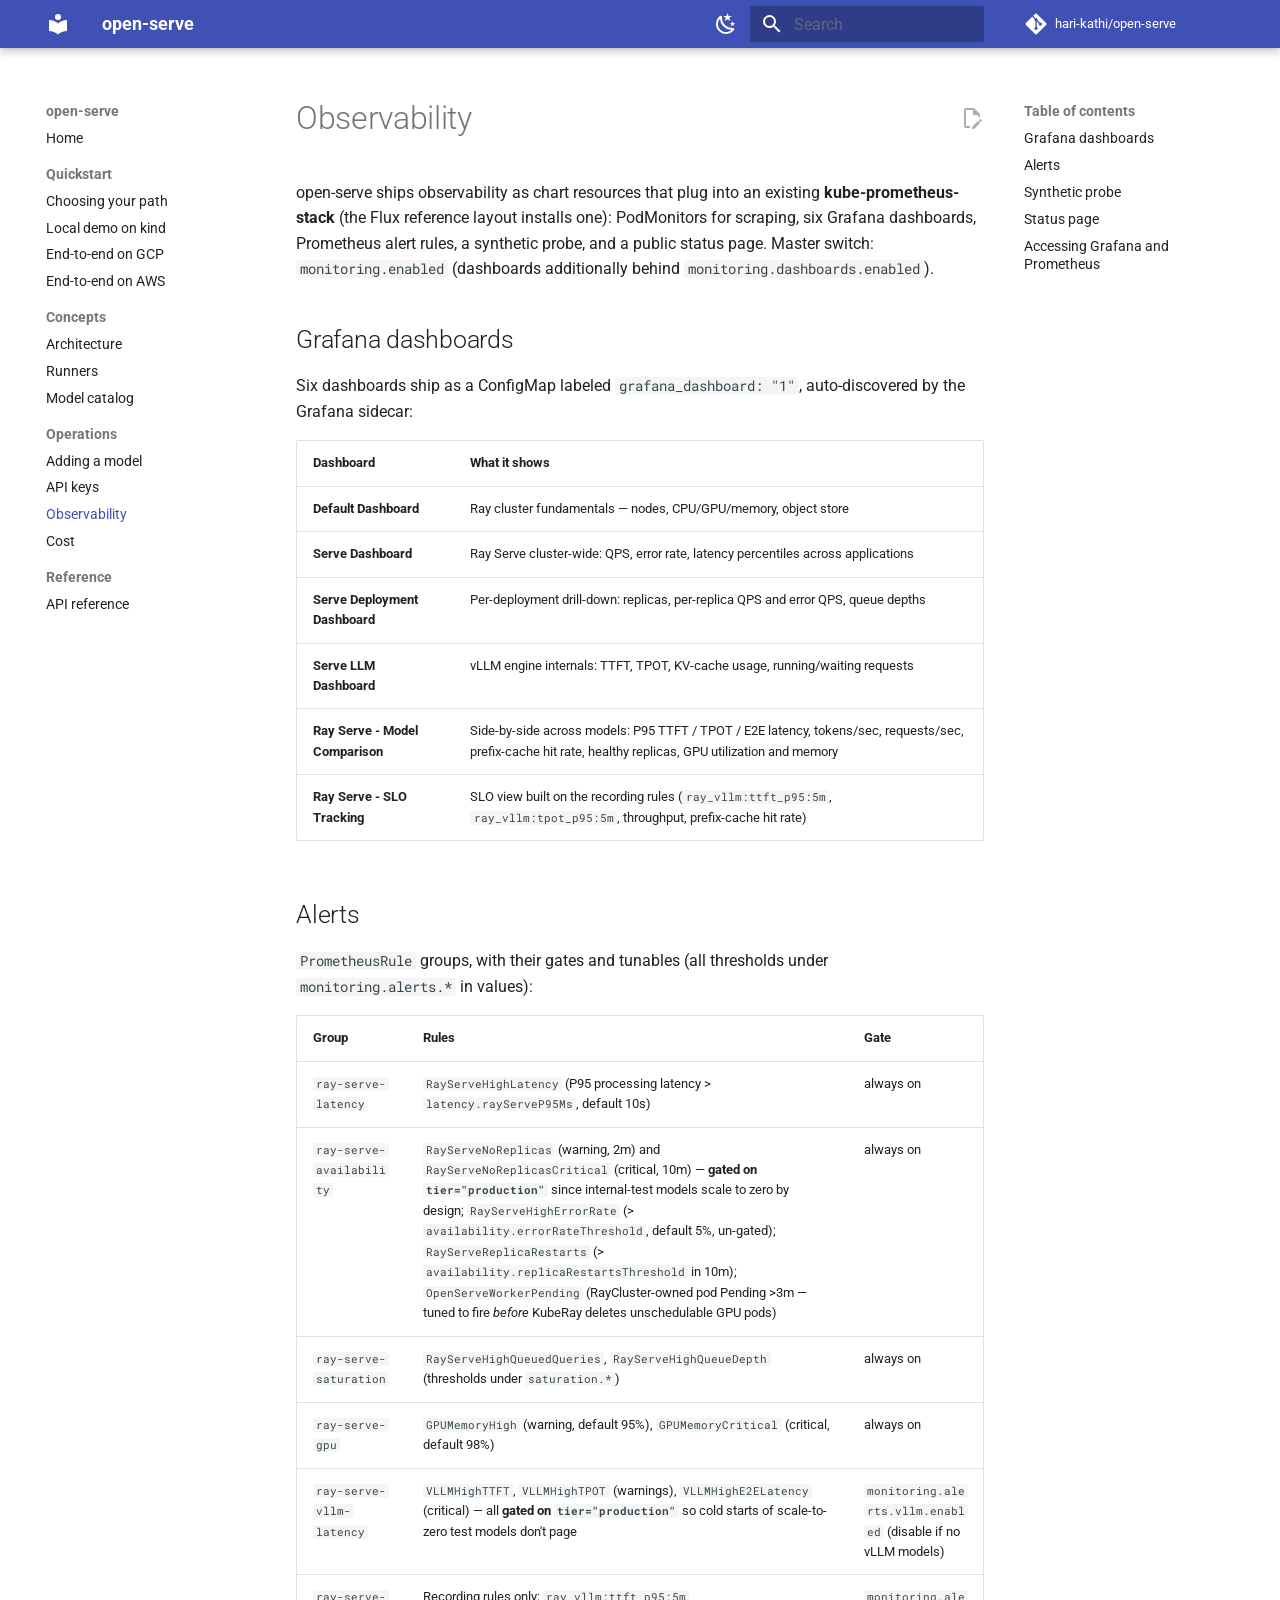
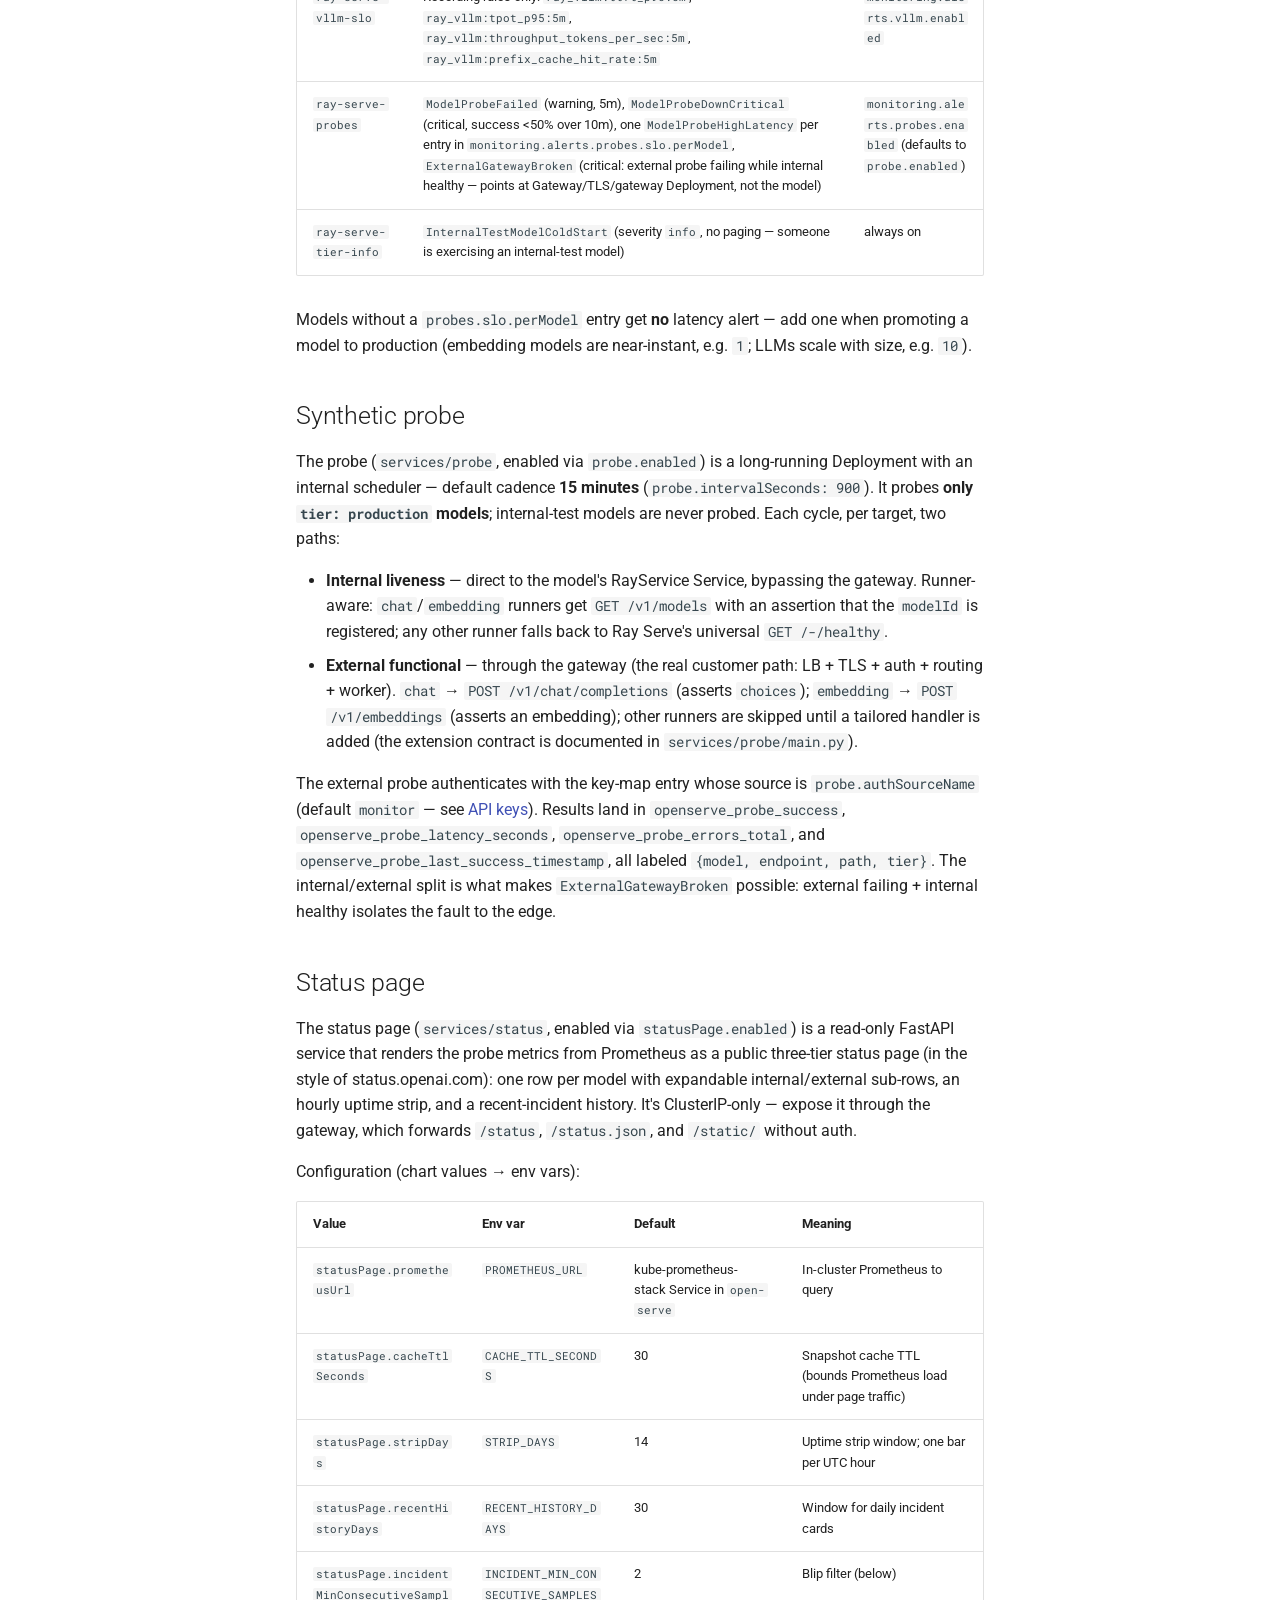
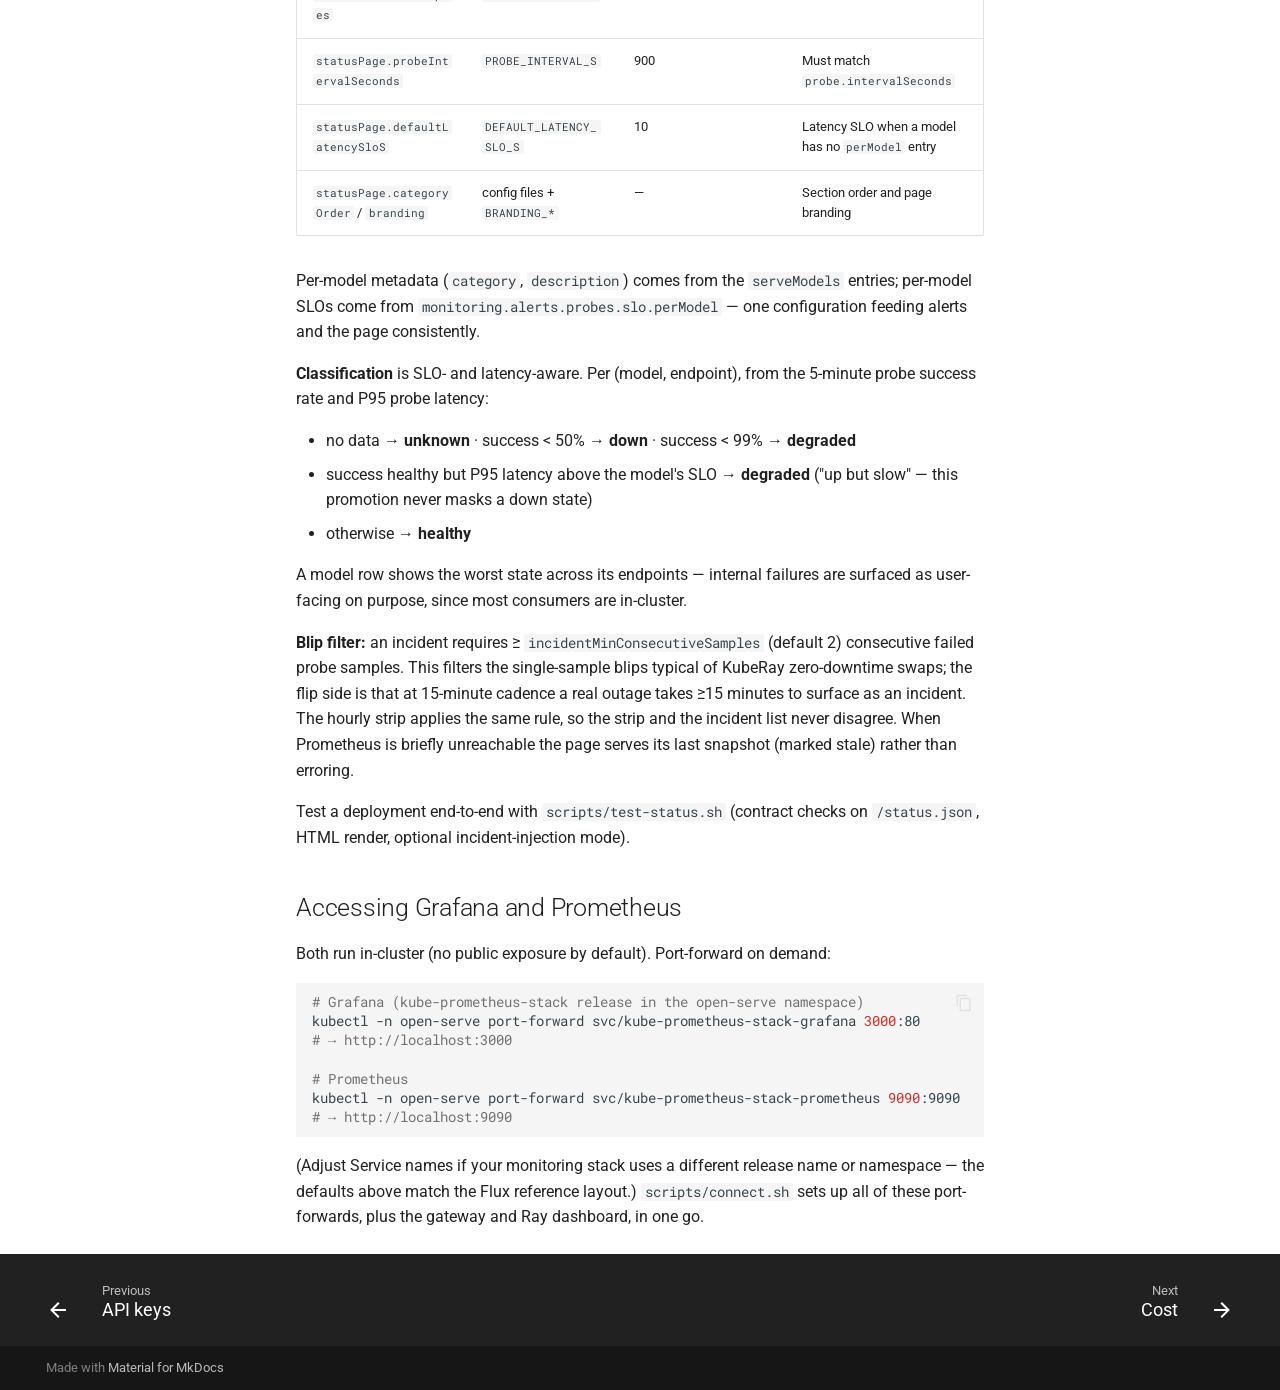
<file: operations/observability/index.html>
<!doctype html>
<html lang="en" class="no-js">
  <head>
    
      <meta charset="utf-8">
      <meta name="viewport" content="width=device-width,initial-scale=1">
      
        <meta name="description" content="An open, batteries-included model-serving framework for Kubernetes, built on Ray Serve, Ray Serve LLM, and vLLM.">
      
      
      
        <link rel="canonical" href="https://hari-kathi.github.io/open-serve/operations/observability/">
      
      
        <link rel="prev" href="../api-keys/">
      
      
        <link rel="next" href="../cost/">
      
      
        
      
      
      <link rel="icon" href="../../assets/images/favicon.png">
      <meta name="generator" content="mkdocs-1.6.1, mkdocs-material-9.7.7">
    
    
      
        <title>Observability - open-serve</title>
      
    
    
      <link rel="stylesheet" href="../../assets/stylesheets/main.ec1eaa64.min.css">
      
        
        <link rel="stylesheet" href="../../assets/stylesheets/palette.ab4e12ef.min.css">
      
      


    
    
      
    
    
      
        
        
        <link rel="preconnect" href="https://fonts.gstatic.com" crossorigin>
        <link rel="stylesheet" href="https://fonts.googleapis.com/css?family=Roboto:300,300i,400,400i,700,700i%7CRoboto+Mono:400,400i,700,700i&display=fallback">
        <style>:root{--md-text-font:"Roboto";--md-code-font:"Roboto Mono"}</style>
      
    
    
    <script>__md_scope=new URL("../..",location),__md_hash=e=>[...e].reduce(((e,_)=>(e<<5)-e+_.charCodeAt(0)),0),__md_get=(e,_=localStorage,t=__md_scope)=>JSON.parse(_.getItem(t.pathname+"."+e)),__md_set=(e,_,t=localStorage,a=__md_scope)=>{try{t.setItem(a.pathname+"."+e,JSON.stringify(_))}catch(e){}}</script>
    
      

    
    
  </head>
  
  
    
    
      
    
    
    
    
    <body dir="ltr" data-md-color-scheme="default" data-md-color-primary="indigo" data-md-color-accent="indigo">
  
    
    <input class="md-toggle" data-md-toggle="drawer" type="checkbox" id="__drawer" autocomplete="off">
    <input class="md-toggle" data-md-toggle="search" type="checkbox" id="__search" autocomplete="off">
    <label class="md-overlay" for="__drawer"></label>
    <div data-md-component="skip">
      
        
        <a href="#observability" class="md-skip">
          Skip to content
        </a>
      
    </div>
    <div data-md-component="announce">
      
    </div>
    
    
      

  

<header class="md-header md-header--shadow" data-md-component="header">
  <nav class="md-header__inner md-grid" aria-label="Header">
    <a href="../.." title="open-serve" class="md-header__button md-logo" aria-label="open-serve" data-md-component="logo">
      
  
  <svg xmlns="http://www.w3.org/2000/svg" viewBox="0 0 24 24"><path d="M12 8a3 3 0 0 0 3-3 3 3 0 0 0-3-3 3 3 0 0 0-3 3 3 3 0 0 0 3 3m0 3.54C9.64 9.35 6.5 8 3 8v11c3.5 0 6.64 1.35 9 3.54 2.36-2.19 5.5-3.54 9-3.54V8c-3.5 0-6.64 1.35-9 3.54"/></svg>

    </a>
    <label class="md-header__button md-icon" for="__drawer">
      
      <svg xmlns="http://www.w3.org/2000/svg" viewBox="0 0 24 24"><path d="M3 6h18v2H3zm0 5h18v2H3zm0 5h18v2H3z"/></svg>
    </label>
    <div class="md-header__title" data-md-component="header-title">
      <div class="md-header__ellipsis">
        <div class="md-header__topic">
          <span class="md-ellipsis">
            open-serve
          </span>
        </div>
        <div class="md-header__topic" data-md-component="header-topic">
          <span class="md-ellipsis">
            
              Observability
            
          </span>
        </div>
      </div>
    </div>
    
      
        <form class="md-header__option" data-md-component="palette">
  
    
    
    
    <input class="md-option" data-md-color-media="(prefers-color-scheme: light)" data-md-color-scheme="default" data-md-color-primary="indigo" data-md-color-accent="indigo"  aria-label="Switch to dark mode"  type="radio" name="__palette" id="__palette_0">
    
      <label class="md-header__button md-icon" title="Switch to dark mode" for="__palette_1" hidden>
        <svg xmlns="http://www.w3.org/2000/svg" viewBox="0 0 24 24"><path d="m17.75 4.09-2.53 1.94.91 3.06-2.63-1.81-2.63 1.81.91-3.06-2.53-1.94L12.44 4l1.06-3 1.06 3zm3.5 6.91-1.64 1.25.59 1.98-1.7-1.17-1.7 1.17.59-1.98L15.75 11l2.06-.05L18.5 9l.69 1.95zm-2.28 4.95c.83-.08 1.72 1.1 1.19 1.85-.32.45-.66.87-1.08 1.27C15.17 23 8.84 23 4.94 19.07c-3.91-3.9-3.91-10.24 0-14.14.4-.4.82-.76 1.27-1.08.75-.53 1.93.36 1.85 1.19-.27 2.86.69 5.83 2.89 8.02a9.96 9.96 0 0 0 8.02 2.89m-1.64 2.02a12.08 12.08 0 0 1-7.8-3.47c-2.17-2.19-3.33-5-3.49-7.82-2.81 3.14-2.7 7.96.31 10.98 3.02 3.01 7.84 3.12 10.98.31"/></svg>
      </label>
    
  
    
    
    
    <input class="md-option" data-md-color-media="(prefers-color-scheme: dark)" data-md-color-scheme="slate" data-md-color-primary="indigo" data-md-color-accent="indigo"  aria-label="Switch to light mode"  type="radio" name="__palette" id="__palette_1">
    
      <label class="md-header__button md-icon" title="Switch to light mode" for="__palette_0" hidden>
        <svg xmlns="http://www.w3.org/2000/svg" viewBox="0 0 24 24"><path d="M12 7a5 5 0 0 1 5 5 5 5 0 0 1-5 5 5 5 0 0 1-5-5 5 5 0 0 1 5-5m0 2a3 3 0 0 0-3 3 3 3 0 0 0 3 3 3 3 0 0 0 3-3 3 3 0 0 0-3-3m0-7 2.39 3.42C13.65 5.15 12.84 5 12 5s-1.65.15-2.39.42zM3.34 7l4.16-.35A7.2 7.2 0 0 0 5.94 8.5c-.44.74-.69 1.5-.83 2.29zm.02 10 1.76-3.77a7.131 7.131 0 0 0 2.38 4.14zM20.65 7l-1.77 3.79a7.02 7.02 0 0 0-2.38-4.15zm-.01 10-4.14.36c.59-.51 1.12-1.14 1.54-1.86.42-.73.69-1.5.83-2.29zM12 22l-2.41-3.44c.74.27 1.55.44 2.41.44.82 0 1.63-.17 2.37-.44z"/></svg>
      </label>
    
  
</form>
      
    
    
      <script>var palette=__md_get("__palette");if(palette&&palette.color){if("(prefers-color-scheme)"===palette.color.media){var media=matchMedia("(prefers-color-scheme: light)"),input=document.querySelector(media.matches?"[data-md-color-media='(prefers-color-scheme: light)']":"[data-md-color-media='(prefers-color-scheme: dark)']");palette.color.media=input.getAttribute("data-md-color-media"),palette.color.scheme=input.getAttribute("data-md-color-scheme"),palette.color.primary=input.getAttribute("data-md-color-primary"),palette.color.accent=input.getAttribute("data-md-color-accent")}for(var[key,value]of Object.entries(palette.color))document.body.setAttribute("data-md-color-"+key,value)}</script>
    
    
    
      
      
        <label class="md-header__button md-icon" for="__search">
          
          <svg xmlns="http://www.w3.org/2000/svg" viewBox="0 0 24 24"><path d="M9.5 3A6.5 6.5 0 0 1 16 9.5c0 1.61-.59 3.09-1.56 4.23l.27.27h.79l5 5-1.5 1.5-5-5v-.79l-.27-.27A6.52 6.52 0 0 1 9.5 16 6.5 6.5 0 0 1 3 9.5 6.5 6.5 0 0 1 9.5 3m0 2C7 5 5 7 5 9.5S7 14 9.5 14 14 12 14 9.5 12 5 9.5 5"/></svg>
        </label>
        <div class="md-search" data-md-component="search" role="dialog">
  <label class="md-search__overlay" for="__search"></label>
  <div class="md-search__inner" role="search">
    <form class="md-search__form" name="search">
      <input type="text" class="md-search__input" name="query" aria-label="Search" placeholder="Search" autocapitalize="off" autocorrect="off" autocomplete="off" spellcheck="false" data-md-component="search-query" required>
      <label class="md-search__icon md-icon" for="__search">
        
        <svg xmlns="http://www.w3.org/2000/svg" viewBox="0 0 24 24"><path d="M9.5 3A6.5 6.5 0 0 1 16 9.5c0 1.61-.59 3.09-1.56 4.23l.27.27h.79l5 5-1.5 1.5-5-5v-.79l-.27-.27A6.52 6.52 0 0 1 9.5 16 6.5 6.5 0 0 1 3 9.5 6.5 6.5 0 0 1 9.5 3m0 2C7 5 5 7 5 9.5S7 14 9.5 14 14 12 14 9.5 12 5 9.5 5"/></svg>
        
        <svg xmlns="http://www.w3.org/2000/svg" viewBox="0 0 24 24"><path d="M20 11v2H8l5.5 5.5-1.42 1.42L4.16 12l7.92-7.92L13.5 5.5 8 11z"/></svg>
      </label>
      <nav class="md-search__options" aria-label="Search">
        
        <button type="reset" class="md-search__icon md-icon" title="Clear" aria-label="Clear" tabindex="-1">
          
          <svg xmlns="http://www.w3.org/2000/svg" viewBox="0 0 24 24"><path d="M19 6.41 17.59 5 12 10.59 6.41 5 5 6.41 10.59 12 5 17.59 6.41 19 12 13.41 17.59 19 19 17.59 13.41 12z"/></svg>
        </button>
      </nav>
      
        <div class="md-search__suggest" data-md-component="search-suggest"></div>
      
    </form>
    <div class="md-search__output">
      <div class="md-search__scrollwrap" tabindex="0" data-md-scrollfix>
        <div class="md-search-result" data-md-component="search-result">
          <div class="md-search-result__meta">
            Initializing search
          </div>
          <ol class="md-search-result__list" role="presentation"></ol>
        </div>
      </div>
    </div>
  </div>
</div>
      
    
    
      <div class="md-header__source">
        <a href="https://github.com/hari-kathi/open-serve" title="Go to repository" class="md-source" data-md-component="source">
  <div class="md-source__icon md-icon">
    
    <svg xmlns="http://www.w3.org/2000/svg" viewBox="0 0 448 512"><!--! Font Awesome Free 7.1.0 by @fontawesome - https://fontawesome.com License - https://fontawesome.com/license/free (Icons: CC BY 4.0, Fonts: SIL OFL 1.1, Code: MIT License) Copyright 2025 Fonticons, Inc.--><path d="M439.6 236.1 244 40.5c-5.4-5.5-12.8-8.5-20.4-8.5s-15 3-20.4 8.4L162.5 81l51.5 51.5c27.1-9.1 52.7 16.8 43.4 43.7l49.7 49.7c34.2-11.8 61.2 31 35.5 56.7-26.5 26.5-70.2-2.9-56-37.3L240.3 199v121.9c25.3 12.5 22.3 41.8 9.1 55-6.4 6.4-15.2 10.1-24.3 10.1s-17.8-3.6-24.3-10.1c-17.6-17.6-11.1-46.9 11.2-56v-123c-20.8-8.5-24.6-30.7-18.6-45L142.6 101 8.5 235.1C3 240.6 0 247.9 0 255.5s3 15 8.5 20.4l195.6 195.7c5.4 5.4 12.7 8.4 20.4 8.4s15-3 20.4-8.4l194.7-194.7c5.4-5.4 8.4-12.8 8.4-20.4s-3-15-8.4-20.4"/></svg>
  </div>
  <div class="md-source__repository">
    hari-kathi/open-serve
  </div>
</a>
      </div>
    
  </nav>
  
</header>
    
    <div class="md-container" data-md-component="container">
      
      
        
          
        
      
      <main class="md-main" data-md-component="main">
        <div class="md-main__inner md-grid">
          
            
              
              <div class="md-sidebar md-sidebar--primary" data-md-component="sidebar" data-md-type="navigation" >
                <div class="md-sidebar__scrollwrap">
                  <div class="md-sidebar__inner">
                    



<nav class="md-nav md-nav--primary" aria-label="Navigation" data-md-level="0">
  <label class="md-nav__title" for="__drawer">
    <a href="../.." title="open-serve" class="md-nav__button md-logo" aria-label="open-serve" data-md-component="logo">
      
  
  <svg xmlns="http://www.w3.org/2000/svg" viewBox="0 0 24 24"><path d="M12 8a3 3 0 0 0 3-3 3 3 0 0 0-3-3 3 3 0 0 0-3 3 3 3 0 0 0 3 3m0 3.54C9.64 9.35 6.5 8 3 8v11c3.5 0 6.64 1.35 9 3.54 2.36-2.19 5.5-3.54 9-3.54V8c-3.5 0-6.64 1.35-9 3.54"/></svg>

    </a>
    open-serve
  </label>
  
    <div class="md-nav__source">
      <a href="https://github.com/hari-kathi/open-serve" title="Go to repository" class="md-source" data-md-component="source">
  <div class="md-source__icon md-icon">
    
    <svg xmlns="http://www.w3.org/2000/svg" viewBox="0 0 448 512"><!--! Font Awesome Free 7.1.0 by @fontawesome - https://fontawesome.com License - https://fontawesome.com/license/free (Icons: CC BY 4.0, Fonts: SIL OFL 1.1, Code: MIT License) Copyright 2025 Fonticons, Inc.--><path d="M439.6 236.1 244 40.5c-5.4-5.5-12.8-8.5-20.4-8.5s-15 3-20.4 8.4L162.5 81l51.5 51.5c27.1-9.1 52.7 16.8 43.4 43.7l49.7 49.7c34.2-11.8 61.2 31 35.5 56.7-26.5 26.5-70.2-2.9-56-37.3L240.3 199v121.9c25.3 12.5 22.3 41.8 9.1 55-6.4 6.4-15.2 10.1-24.3 10.1s-17.8-3.6-24.3-10.1c-17.6-17.6-11.1-46.9 11.2-56v-123c-20.8-8.5-24.6-30.7-18.6-45L142.6 101 8.5 235.1C3 240.6 0 247.9 0 255.5s3 15 8.5 20.4l195.6 195.7c5.4 5.4 12.7 8.4 20.4 8.4s15-3 20.4-8.4l194.7-194.7c5.4-5.4 8.4-12.8 8.4-20.4s-3-15-8.4-20.4"/></svg>
  </div>
  <div class="md-source__repository">
    hari-kathi/open-serve
  </div>
</a>
    </div>
  
  <ul class="md-nav__list" data-md-scrollfix>
    
      
      
  
  
  
  
    <li class="md-nav__item">
      <a href="../.." class="md-nav__link">
        
  
  
  <span class="md-ellipsis">
    
  
    Home
  

    
  </span>
  
  

      </a>
    </li>
  

    
      
      
  
  
  
  
    
    
    
    
      
        
        
      
    
    
    <li class="md-nav__item md-nav__item--section md-nav__item--nested">
      
        
        
        <input class="md-nav__toggle md-toggle " type="checkbox" id="__nav_2" >
        
          
          <label class="md-nav__link" for="__nav_2" id="__nav_2_label" tabindex="">
            
  
  
  <span class="md-ellipsis">
    
  
    Quickstart
  

    
  </span>
  
  

            <span class="md-nav__icon md-icon"></span>
          </label>
        
        <nav class="md-nav" data-md-level="1" aria-labelledby="__nav_2_label" aria-expanded="false">
          <label class="md-nav__title" for="__nav_2">
            <span class="md-nav__icon md-icon"></span>
            
  
    Quickstart
  

          </label>
          <ul class="md-nav__list" data-md-scrollfix>
            
              
                
  
  
  
  
    <li class="md-nav__item">
      <a href="../../quickstart/" class="md-nav__link">
        
  
  
  <span class="md-ellipsis">
    
  
    Choosing your path
  

    
  </span>
  
  

      </a>
    </li>
  

              
            
              
                
  
  
  
  
    <li class="md-nav__item">
      <a href="../../quickstart/kind/" class="md-nav__link">
        
  
  
  <span class="md-ellipsis">
    
  
    Local demo on kind
  

    
  </span>
  
  

      </a>
    </li>
  

              
            
              
                
  
  
  
  
    <li class="md-nav__item">
      <a href="../../quickstart/gcp/" class="md-nav__link">
        
  
  
  <span class="md-ellipsis">
    
  
    End-to-end on GCP
  

    
  </span>
  
  

      </a>
    </li>
  

              
            
              
                
  
  
  
  
    <li class="md-nav__item">
      <a href="../../quickstart/aws/" class="md-nav__link">
        
  
  
  <span class="md-ellipsis">
    
  
    End-to-end on AWS
  

    
  </span>
  
  

      </a>
    </li>
  

              
            
          </ul>
        </nav>
      
    </li>
  

    
      
      
  
  
  
  
    
    
    
    
      
        
        
      
    
    
    <li class="md-nav__item md-nav__item--section md-nav__item--nested">
      
        
        
        <input class="md-nav__toggle md-toggle " type="checkbox" id="__nav_3" >
        
          
          <label class="md-nav__link" for="__nav_3" id="__nav_3_label" tabindex="">
            
  
  
  <span class="md-ellipsis">
    
  
    Concepts
  

    
  </span>
  
  

            <span class="md-nav__icon md-icon"></span>
          </label>
        
        <nav class="md-nav" data-md-level="1" aria-labelledby="__nav_3_label" aria-expanded="false">
          <label class="md-nav__title" for="__nav_3">
            <span class="md-nav__icon md-icon"></span>
            
  
    Concepts
  

          </label>
          <ul class="md-nav__list" data-md-scrollfix>
            
              
                
  
  
  
  
    <li class="md-nav__item">
      <a href="../../concepts/architecture/" class="md-nav__link">
        
  
  
  <span class="md-ellipsis">
    
  
    Architecture
  

    
  </span>
  
  

      </a>
    </li>
  

              
            
              
                
  
  
  
  
    <li class="md-nav__item">
      <a href="../../concepts/runners/" class="md-nav__link">
        
  
  
  <span class="md-ellipsis">
    
  
    Runners
  

    
  </span>
  
  

      </a>
    </li>
  

              
            
              
                
  
  
  
  
    <li class="md-nav__item">
      <a href="../../concepts/model-catalog/" class="md-nav__link">
        
  
  
  <span class="md-ellipsis">
    
  
    Model catalog
  

    
  </span>
  
  

      </a>
    </li>
  

              
            
          </ul>
        </nav>
      
    </li>
  

    
      
      
  
  
    
  
  
  
    
    
    
    
      
        
        
      
    
    
    <li class="md-nav__item md-nav__item--active md-nav__item--section md-nav__item--nested">
      
        
        
        <input class="md-nav__toggle md-toggle " type="checkbox" id="__nav_4" checked>
        
          
          <label class="md-nav__link" for="__nav_4" id="__nav_4_label" tabindex="">
            
  
  
  <span class="md-ellipsis">
    
  
    Operations
  

    
  </span>
  
  

            <span class="md-nav__icon md-icon"></span>
          </label>
        
        <nav class="md-nav" data-md-level="1" aria-labelledby="__nav_4_label" aria-expanded="true">
          <label class="md-nav__title" for="__nav_4">
            <span class="md-nav__icon md-icon"></span>
            
  
    Operations
  

          </label>
          <ul class="md-nav__list" data-md-scrollfix>
            
              
                
  
  
  
  
    <li class="md-nav__item">
      <a href="../adding-a-model/" class="md-nav__link">
        
  
  
  <span class="md-ellipsis">
    
  
    Adding a model
  

    
  </span>
  
  

      </a>
    </li>
  

              
            
              
                
  
  
  
  
    <li class="md-nav__item">
      <a href="../api-keys/" class="md-nav__link">
        
  
  
  <span class="md-ellipsis">
    
  
    API keys
  

    
  </span>
  
  

      </a>
    </li>
  

              
            
              
                
  
  
    
  
  
  
    <li class="md-nav__item md-nav__item--active">
      
      <input class="md-nav__toggle md-toggle" type="checkbox" id="__toc">
      
      
        
      
      
        <label class="md-nav__link md-nav__link--active" for="__toc">
          
  
  
  <span class="md-ellipsis">
    
  
    Observability
  

    
  </span>
  
  

          <span class="md-nav__icon md-icon"></span>
        </label>
      
      <a href="./" class="md-nav__link md-nav__link--active">
        
  
  
  <span class="md-ellipsis">
    
  
    Observability
  

    
  </span>
  
  

      </a>
      
        

<nav class="md-nav md-nav--secondary" aria-label="Table of contents">
  
  
  
    
  
  
    <label class="md-nav__title" for="__toc">
      <span class="md-nav__icon md-icon"></span>
      Table of contents
    </label>
    <ul class="md-nav__list" data-md-component="toc" data-md-scrollfix>
      
        <li class="md-nav__item">
  <a href="#grafana-dashboards" class="md-nav__link">
    <span class="md-ellipsis">
      
        Grafana dashboards
      
    </span>
  </a>
  
</li>
      
        <li class="md-nav__item">
  <a href="#alerts" class="md-nav__link">
    <span class="md-ellipsis">
      
        Alerts
      
    </span>
  </a>
  
</li>
      
        <li class="md-nav__item">
  <a href="#synthetic-probe" class="md-nav__link">
    <span class="md-ellipsis">
      
        Synthetic probe
      
    </span>
  </a>
  
</li>
      
        <li class="md-nav__item">
  <a href="#status-page" class="md-nav__link">
    <span class="md-ellipsis">
      
        Status page
      
    </span>
  </a>
  
</li>
      
        <li class="md-nav__item">
  <a href="#accessing-grafana-and-prometheus" class="md-nav__link">
    <span class="md-ellipsis">
      
        Accessing Grafana and Prometheus
      
    </span>
  </a>
  
</li>
      
    </ul>
  
</nav>
      
    </li>
  

              
            
              
                
  
  
  
  
    <li class="md-nav__item">
      <a href="../cost/" class="md-nav__link">
        
  
  
  <span class="md-ellipsis">
    
  
    Cost
  

    
  </span>
  
  

      </a>
    </li>
  

              
            
          </ul>
        </nav>
      
    </li>
  

    
      
      
  
  
  
  
    
    
    
    
      
        
        
      
    
    
    <li class="md-nav__item md-nav__item--section md-nav__item--nested">
      
        
        
        <input class="md-nav__toggle md-toggle " type="checkbox" id="__nav_5" >
        
          
          <label class="md-nav__link" for="__nav_5" id="__nav_5_label" tabindex="">
            
  
  
  <span class="md-ellipsis">
    
  
    Reference
  

    
  </span>
  
  

            <span class="md-nav__icon md-icon"></span>
          </label>
        
        <nav class="md-nav" data-md-level="1" aria-labelledby="__nav_5_label" aria-expanded="false">
          <label class="md-nav__title" for="__nav_5">
            <span class="md-nav__icon md-icon"></span>
            
  
    Reference
  

          </label>
          <ul class="md-nav__list" data-md-scrollfix>
            
              
                
  
  
  
  
    <li class="md-nav__item">
      <a href="../../reference/api/" class="md-nav__link">
        
  
  
  <span class="md-ellipsis">
    
  
    API reference
  

    
  </span>
  
  

      </a>
    </li>
  

              
            
          </ul>
        </nav>
      
    </li>
  

    
  </ul>
</nav>
                  </div>
                </div>
              </div>
            
            
              
              <div class="md-sidebar md-sidebar--secondary" data-md-component="sidebar" data-md-type="toc" >
                <div class="md-sidebar__scrollwrap">
                  <div class="md-sidebar__inner">
                    

<nav class="md-nav md-nav--secondary" aria-label="Table of contents">
  
  
  
    
  
  
    <label class="md-nav__title" for="__toc">
      <span class="md-nav__icon md-icon"></span>
      Table of contents
    </label>
    <ul class="md-nav__list" data-md-component="toc" data-md-scrollfix>
      
        <li class="md-nav__item">
  <a href="#grafana-dashboards" class="md-nav__link">
    <span class="md-ellipsis">
      
        Grafana dashboards
      
    </span>
  </a>
  
</li>
      
        <li class="md-nav__item">
  <a href="#alerts" class="md-nav__link">
    <span class="md-ellipsis">
      
        Alerts
      
    </span>
  </a>
  
</li>
      
        <li class="md-nav__item">
  <a href="#synthetic-probe" class="md-nav__link">
    <span class="md-ellipsis">
      
        Synthetic probe
      
    </span>
  </a>
  
</li>
      
        <li class="md-nav__item">
  <a href="#status-page" class="md-nav__link">
    <span class="md-ellipsis">
      
        Status page
      
    </span>
  </a>
  
</li>
      
        <li class="md-nav__item">
  <a href="#accessing-grafana-and-prometheus" class="md-nav__link">
    <span class="md-ellipsis">
      
        Accessing Grafana and Prometheus
      
    </span>
  </a>
  
</li>
      
    </ul>
  
</nav>
                  </div>
                </div>
              </div>
            
          
          
            <div class="md-content" data-md-component="content">
              
              <article class="md-content__inner md-typeset">
                
                  


  
    <a href="https://github.com/hari-kathi/open-serve/edit/main/docs/operations/observability.md" title="Edit this page" class="md-content__button md-icon" rel="edit">
      
      <svg xmlns="http://www.w3.org/2000/svg" viewBox="0 0 24 24"><path d="M10 20H6V4h7v5h5v3.1l2-2V8l-6-6H6c-1.1 0-2 .9-2 2v16c0 1.1.9 2 2 2h4zm10.2-7c.1 0 .3.1.4.2l1.3 1.3c.2.2.2.6 0 .8l-1 1-2.1-2.1 1-1c.1-.1.2-.2.4-.2m0 3.9L14.1 23H12v-2.1l6.1-6.1z"/></svg>
    </a>
  
  


<h1 id="observability">Observability<a class="headerlink" href="#observability" title="Permanent link">&para;</a></h1>
<p>open-serve ships observability as chart resources that plug into an existing <strong>kube-prometheus-stack</strong> (the Flux reference layout installs one): PodMonitors for scraping, six Grafana dashboards, Prometheus alert rules, a synthetic probe, and a public status page. Master switch: <code>monitoring.enabled</code> (dashboards additionally behind <code>monitoring.dashboards.enabled</code>).</p>
<h2 id="grafana-dashboards">Grafana dashboards<a class="headerlink" href="#grafana-dashboards" title="Permanent link">&para;</a></h2>
<p>Six dashboards ship as a ConfigMap labeled <code>grafana_dashboard: "1"</code>, auto-discovered by the Grafana sidecar:</p>
<table>
<thead>
<tr>
<th>Dashboard</th>
<th>What it shows</th>
</tr>
</thead>
<tbody>
<tr>
<td><strong>Default Dashboard</strong></td>
<td>Ray cluster fundamentals — nodes, CPU/GPU/memory, object store</td>
</tr>
<tr>
<td><strong>Serve Dashboard</strong></td>
<td>Ray Serve cluster-wide: QPS, error rate, latency percentiles across applications</td>
</tr>
<tr>
<td><strong>Serve Deployment Dashboard</strong></td>
<td>Per-deployment drill-down: replicas, per-replica QPS and error QPS, queue depths</td>
</tr>
<tr>
<td><strong>Serve LLM Dashboard</strong></td>
<td>vLLM engine internals: TTFT, TPOT, KV-cache usage, running/waiting requests</td>
</tr>
<tr>
<td><strong>Ray Serve - Model Comparison</strong></td>
<td>Side-by-side across models: P95 TTFT / TPOT / E2E latency, tokens/sec, requests/sec, prefix-cache hit rate, healthy replicas, GPU utilization and memory</td>
</tr>
<tr>
<td><strong>Ray Serve - SLO Tracking</strong></td>
<td>SLO view built on the recording rules (<code>ray_vllm:ttft_p95:5m</code>, <code>ray_vllm:tpot_p95:5m</code>, throughput, prefix-cache hit rate)</td>
</tr>
</tbody>
</table>
<h2 id="alerts">Alerts<a class="headerlink" href="#alerts" title="Permanent link">&para;</a></h2>
<p><code>PrometheusRule</code> groups, with their gates and tunables (all thresholds under <code>monitoring.alerts.*</code> in values):</p>
<table>
<thead>
<tr>
<th>Group</th>
<th>Rules</th>
<th>Gate</th>
</tr>
</thead>
<tbody>
<tr>
<td><code>ray-serve-latency</code></td>
<td><code>RayServeHighLatency</code> (P95 processing latency &gt; <code>latency.rayServeP95Ms</code>, default 10s)</td>
<td>always on</td>
</tr>
<tr>
<td><code>ray-serve-availability</code></td>
<td><code>RayServeNoReplicas</code> (warning, 2m) and <code>RayServeNoReplicasCritical</code> (critical, 10m) — <strong>gated on <code>tier="production"</code></strong> since internal-test models scale to zero by design; <code>RayServeHighErrorRate</code> (&gt; <code>availability.errorRateThreshold</code>, default 5%, un-gated); <code>RayServeReplicaRestarts</code> (&gt; <code>availability.replicaRestartsThreshold</code> in 10m); <code>OpenServeWorkerPending</code> (RayCluster-owned pod Pending &gt;3m — tuned to fire <em>before</em> KubeRay deletes unschedulable GPU pods)</td>
<td>always on</td>
</tr>
<tr>
<td><code>ray-serve-saturation</code></td>
<td><code>RayServeHighQueuedQueries</code>, <code>RayServeHighQueueDepth</code> (thresholds under <code>saturation.*</code>)</td>
<td>always on</td>
</tr>
<tr>
<td><code>ray-serve-gpu</code></td>
<td><code>GPUMemoryHigh</code> (warning, default 95%), <code>GPUMemoryCritical</code> (critical, default 98%)</td>
<td>always on</td>
</tr>
<tr>
<td><code>ray-serve-vllm-latency</code></td>
<td><code>VLLMHighTTFT</code>, <code>VLLMHighTPOT</code> (warnings), <code>VLLMHighE2ELatency</code> (critical) — all <strong>gated on <code>tier="production"</code></strong> so cold starts of scale-to-zero test models don't page</td>
<td><code>monitoring.alerts.vllm.enabled</code> (disable if no vLLM models)</td>
</tr>
<tr>
<td><code>ray-serve-vllm-slo</code></td>
<td>Recording rules only: <code>ray_vllm:ttft_p95:5m</code>, <code>ray_vllm:tpot_p95:5m</code>, <code>ray_vllm:throughput_tokens_per_sec:5m</code>, <code>ray_vllm:prefix_cache_hit_rate:5m</code></td>
<td><code>monitoring.alerts.vllm.enabled</code></td>
</tr>
<tr>
<td><code>ray-serve-probes</code></td>
<td><code>ModelProbeFailed</code> (warning, 5m), <code>ModelProbeDownCritical</code> (critical, success &lt;50% over 10m), one <code>ModelProbeHighLatency</code> per entry in <code>monitoring.alerts.probes.slo.perModel</code>, <code>ExternalGatewayBroken</code> (critical: external probe failing while internal healthy — points at Gateway/TLS/gateway Deployment, not the model)</td>
<td><code>monitoring.alerts.probes.enabled</code> (defaults to <code>probe.enabled</code>)</td>
</tr>
<tr>
<td><code>ray-serve-tier-info</code></td>
<td><code>InternalTestModelColdStart</code> (severity <code>info</code>, no paging — someone is exercising an internal-test model)</td>
<td>always on</td>
</tr>
</tbody>
</table>
<p>Models without a <code>probes.slo.perModel</code> entry get <strong>no</strong> latency alert — add one when promoting a model to production (embedding models are near-instant, e.g. <code>1</code>; LLMs scale with size, e.g. <code>10</code>).</p>
<h2 id="synthetic-probe">Synthetic probe<a class="headerlink" href="#synthetic-probe" title="Permanent link">&para;</a></h2>
<p>The probe (<code>services/probe</code>, enabled via <code>probe.enabled</code>) is a long-running Deployment with an internal scheduler — default cadence <strong>15 minutes</strong> (<code>probe.intervalSeconds: 900</code>). It probes <strong>only <code>tier: production</code> models</strong>; internal-test models are never probed. Each cycle, per target, two paths:</p>
<ul>
<li><strong>Internal liveness</strong> — direct to the model's RayService Service, bypassing the gateway. Runner-aware: <code>chat</code>/<code>embedding</code> runners get <code>GET /v1/models</code> with an assertion that the <code>modelId</code> is registered; any other runner falls back to Ray Serve's universal <code>GET /-/healthy</code>.</li>
<li><strong>External functional</strong> — through the gateway (the real customer path: LB + TLS + auth + routing + worker). <code>chat</code> → <code>POST /v1/chat/completions</code> (asserts <code>choices</code>); <code>embedding</code> → <code>POST /v1/embeddings</code> (asserts an embedding); other runners are skipped until a tailored handler is added (the extension contract is documented in <code>services/probe/main.py</code>).</li>
</ul>
<p>The external probe authenticates with the key-map entry whose source is <code>probe.authSourceName</code> (default <code>monitor</code> — see <a href="../api-keys/#the-probes-key-authsourcename">API keys</a>). Results land in <code>openserve_probe_success</code>, <code>openserve_probe_latency_seconds</code>, <code>openserve_probe_errors_total</code>, and <code>openserve_probe_last_success_timestamp</code>, all labeled <code>{model, endpoint, path, tier}</code>. The internal/external split is what makes <code>ExternalGatewayBroken</code> possible: external failing + internal healthy isolates the fault to the edge.</p>
<h2 id="status-page">Status page<a class="headerlink" href="#status-page" title="Permanent link">&para;</a></h2>
<p>The status page (<code>services/status</code>, enabled via <code>statusPage.enabled</code>) is a read-only FastAPI service that renders the probe metrics from Prometheus as a public three-tier status page (in the style of status.openai.com): one row per model with expandable internal/external sub-rows, an hourly uptime strip, and a recent-incident history. It's ClusterIP-only — expose it through the gateway, which forwards <code>/status</code>, <code>/status.json</code>, and <code>/static/</code> without auth.</p>
<p>Configuration (chart values → env vars):</p>
<table>
<thead>
<tr>
<th>Value</th>
<th>Env var</th>
<th>Default</th>
<th>Meaning</th>
</tr>
</thead>
<tbody>
<tr>
<td><code>statusPage.prometheusUrl</code></td>
<td><code>PROMETHEUS_URL</code></td>
<td>kube-prometheus-stack Service in <code>open-serve</code></td>
<td>In-cluster Prometheus to query</td>
</tr>
<tr>
<td><code>statusPage.cacheTtlSeconds</code></td>
<td><code>CACHE_TTL_SECONDS</code></td>
<td>30</td>
<td>Snapshot cache TTL (bounds Prometheus load under page traffic)</td>
</tr>
<tr>
<td><code>statusPage.stripDays</code></td>
<td><code>STRIP_DAYS</code></td>
<td>14</td>
<td>Uptime strip window; one bar per UTC hour</td>
</tr>
<tr>
<td><code>statusPage.recentHistoryDays</code></td>
<td><code>RECENT_HISTORY_DAYS</code></td>
<td>30</td>
<td>Window for daily incident cards</td>
</tr>
<tr>
<td><code>statusPage.incidentMinConsecutiveSamples</code></td>
<td><code>INCIDENT_MIN_CONSECUTIVE_SAMPLES</code></td>
<td>2</td>
<td>Blip filter (below)</td>
</tr>
<tr>
<td><code>statusPage.probeIntervalSeconds</code></td>
<td><code>PROBE_INTERVAL_S</code></td>
<td>900</td>
<td>Must match <code>probe.intervalSeconds</code></td>
</tr>
<tr>
<td><code>statusPage.defaultLatencySloS</code></td>
<td><code>DEFAULT_LATENCY_SLO_S</code></td>
<td>10</td>
<td>Latency SLO when a model has no <code>perModel</code> entry</td>
</tr>
<tr>
<td><code>statusPage.categoryOrder</code> / <code>branding</code></td>
<td>config files + <code>BRANDING_*</code></td>
<td>—</td>
<td>Section order and page branding</td>
</tr>
</tbody>
</table>
<p>Per-model metadata (<code>category</code>, <code>description</code>) comes from the <code>serveModels</code> entries; per-model SLOs come from <code>monitoring.alerts.probes.slo.perModel</code> — one configuration feeding alerts and the page consistently.</p>
<p><strong>Classification</strong> is SLO- and latency-aware. Per (model, endpoint), from the 5-minute probe success rate and P95 probe latency:</p>
<ul>
<li>no data → <strong>unknown</strong> · success &lt; 50% → <strong>down</strong> · success &lt; 99% → <strong>degraded</strong></li>
<li>success healthy but P95 latency above the model's SLO → <strong>degraded</strong> ("up but slow" — this promotion never masks a down state)</li>
<li>otherwise → <strong>healthy</strong></li>
</ul>
<p>A model row shows the worst state across its endpoints — internal failures are surfaced as user-facing on purpose, since most consumers are in-cluster.</p>
<p><strong>Blip filter:</strong> an incident requires ≥ <code>incidentMinConsecutiveSamples</code> (default 2) consecutive failed probe samples. This filters the single-sample blips typical of KubeRay zero-downtime swaps; the flip side is that at 15-minute cadence a real outage takes ≥15 minutes to surface as an incident. The hourly strip applies the same rule, so the strip and the incident list never disagree. When Prometheus is briefly unreachable the page serves its last snapshot (marked stale) rather than erroring.</p>
<p>Test a deployment end-to-end with <code>scripts/test-status.sh</code> (contract checks on <code>/status.json</code>, HTML render, optional incident-injection mode).</p>
<h2 id="accessing-grafana-and-prometheus">Accessing Grafana and Prometheus<a class="headerlink" href="#accessing-grafana-and-prometheus" title="Permanent link">&para;</a></h2>
<p>Both run in-cluster (no public exposure by default). Port-forward on demand:</p>
<div class="highlight"><pre><span></span><code><a id="__codelineno-0-1" name="__codelineno-0-1" href="#__codelineno-0-1"></a><span class="c1"># Grafana (kube-prometheus-stack release in the open-serve namespace)</span>
<a id="__codelineno-0-2" name="__codelineno-0-2" href="#__codelineno-0-2"></a>kubectl<span class="w"> </span>-n<span class="w"> </span>open-serve<span class="w"> </span>port-forward<span class="w"> </span>svc/kube-prometheus-stack-grafana<span class="w"> </span><span class="m">3000</span>:80
<a id="__codelineno-0-3" name="__codelineno-0-3" href="#__codelineno-0-3"></a><span class="c1"># → http://localhost:3000</span>
<a id="__codelineno-0-4" name="__codelineno-0-4" href="#__codelineno-0-4"></a>
<a id="__codelineno-0-5" name="__codelineno-0-5" href="#__codelineno-0-5"></a><span class="c1"># Prometheus</span>
<a id="__codelineno-0-6" name="__codelineno-0-6" href="#__codelineno-0-6"></a>kubectl<span class="w"> </span>-n<span class="w"> </span>open-serve<span class="w"> </span>port-forward<span class="w"> </span>svc/kube-prometheus-stack-prometheus<span class="w"> </span><span class="m">9090</span>:9090
<a id="__codelineno-0-7" name="__codelineno-0-7" href="#__codelineno-0-7"></a><span class="c1"># → http://localhost:9090</span>
</code></pre></div>
<p>(Adjust Service names if your monitoring stack uses a different release name or namespace — the defaults above match the Flux reference layout.) <code>scripts/connect.sh</code> sets up all of these port-forwards, plus the gateway and Ray dashboard, in one go.</p>












                
              </article>
            </div>
          
          
<script>var target=document.getElementById(location.hash.slice(1));target&&target.name&&(target.checked=target.name.startsWith("__tabbed_"))</script>
        </div>
        
          <button type="button" class="md-top md-icon" data-md-component="top" hidden>
  
  <svg xmlns="http://www.w3.org/2000/svg" viewBox="0 0 24 24"><path d="M13 20h-2V8l-5.5 5.5-1.42-1.42L12 4.16l7.92 7.92-1.42 1.42L13 8z"/></svg>
  Back to top
</button>
        
      </main>
      
        <footer class="md-footer">
  
    
      
      <nav class="md-footer__inner md-grid" aria-label="Footer" >
        
          
          <a href="../api-keys/" class="md-footer__link md-footer__link--prev" aria-label="Previous: API keys">
            <div class="md-footer__button md-icon">
              
              <svg xmlns="http://www.w3.org/2000/svg" viewBox="0 0 24 24"><path d="M20 11v2H8l5.5 5.5-1.42 1.42L4.16 12l7.92-7.92L13.5 5.5 8 11z"/></svg>
            </div>
            <div class="md-footer__title">
              <span class="md-footer__direction">
                Previous
              </span>
              <div class="md-ellipsis">
                API keys
              </div>
            </div>
          </a>
        
        
          
          <a href="../cost/" class="md-footer__link md-footer__link--next" aria-label="Next: Cost">
            <div class="md-footer__title">
              <span class="md-footer__direction">
                Next
              </span>
              <div class="md-ellipsis">
                Cost
              </div>
            </div>
            <div class="md-footer__button md-icon">
              
              <svg xmlns="http://www.w3.org/2000/svg" viewBox="0 0 24 24"><path d="M4 11v2h12l-5.5 5.5 1.42 1.42L19.84 12l-7.92-7.92L10.5 5.5 16 11z"/></svg>
            </div>
          </a>
        
      </nav>
    
  
  <div class="md-footer-meta md-typeset">
    <div class="md-footer-meta__inner md-grid">
      <div class="md-copyright">
  
  
    Made with
    <a href="https://squidfunk.github.io/mkdocs-material/" target="_blank" rel="noopener">
      Material for MkDocs
    </a>
  
</div>
      
    </div>
  </div>
</footer>
      
    </div>
    <div class="md-dialog" data-md-component="dialog">
      <div class="md-dialog__inner md-typeset"></div>
    </div>
    
    
    
      
      
      <script id="__config" type="application/json">{"annotate": null, "base": "../..", "features": ["navigation.sections", "navigation.top", "navigation.footer", "content.code.copy", "content.action.edit", "search.suggest", "search.highlight"], "search": "../../assets/javascripts/workers/search.2c215733.min.js", "tags": null, "translations": {"clipboard.copied": "Copied to clipboard", "clipboard.copy": "Copy to clipboard", "search.result.more.one": "1 more on this page", "search.result.more.other": "# more on this page", "search.result.none": "No matching documents", "search.result.one": "1 matching document", "search.result.other": "# matching documents", "search.result.placeholder": "Type to start searching", "search.result.term.missing": "Missing", "select.version": "Select version"}, "version": null}</script>
    
    
      <script src="../../assets/javascripts/bundle.d7400e89.min.js"></script>
      
    
  </body>
</html>
</file>
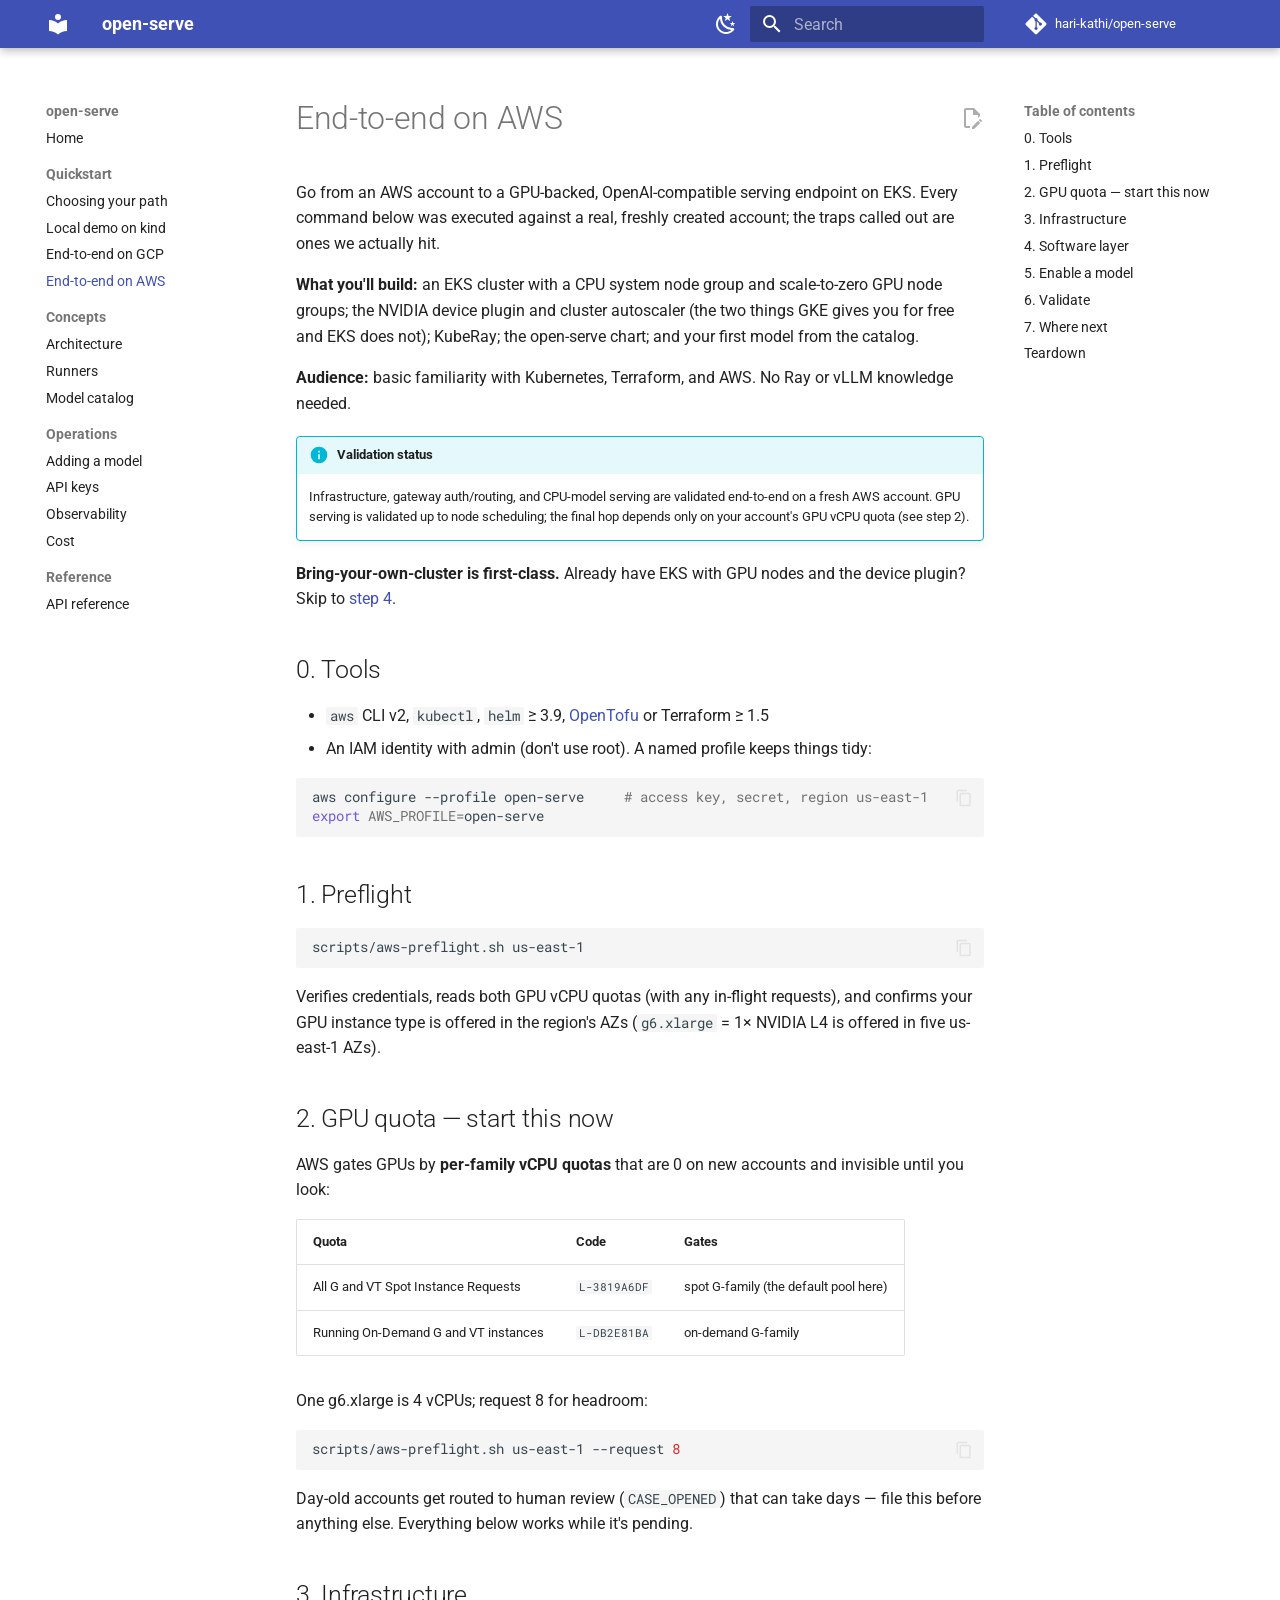
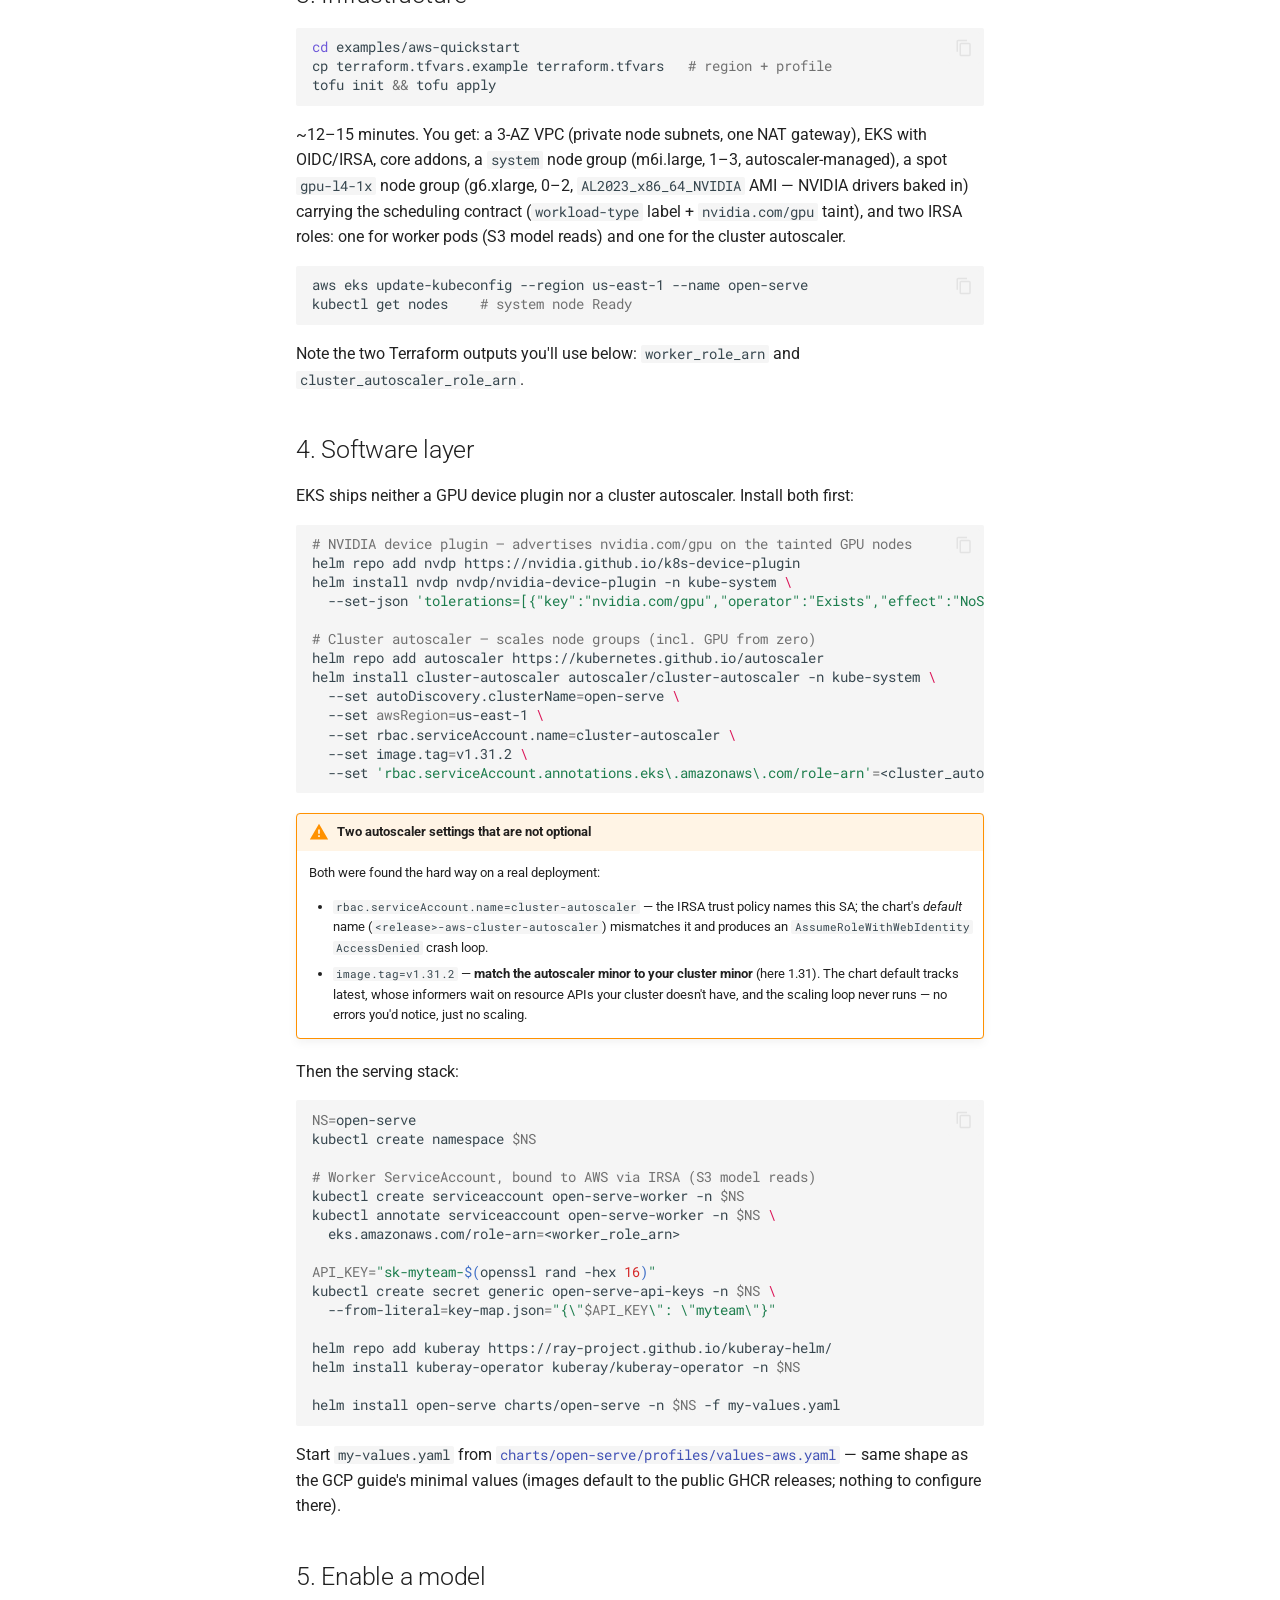
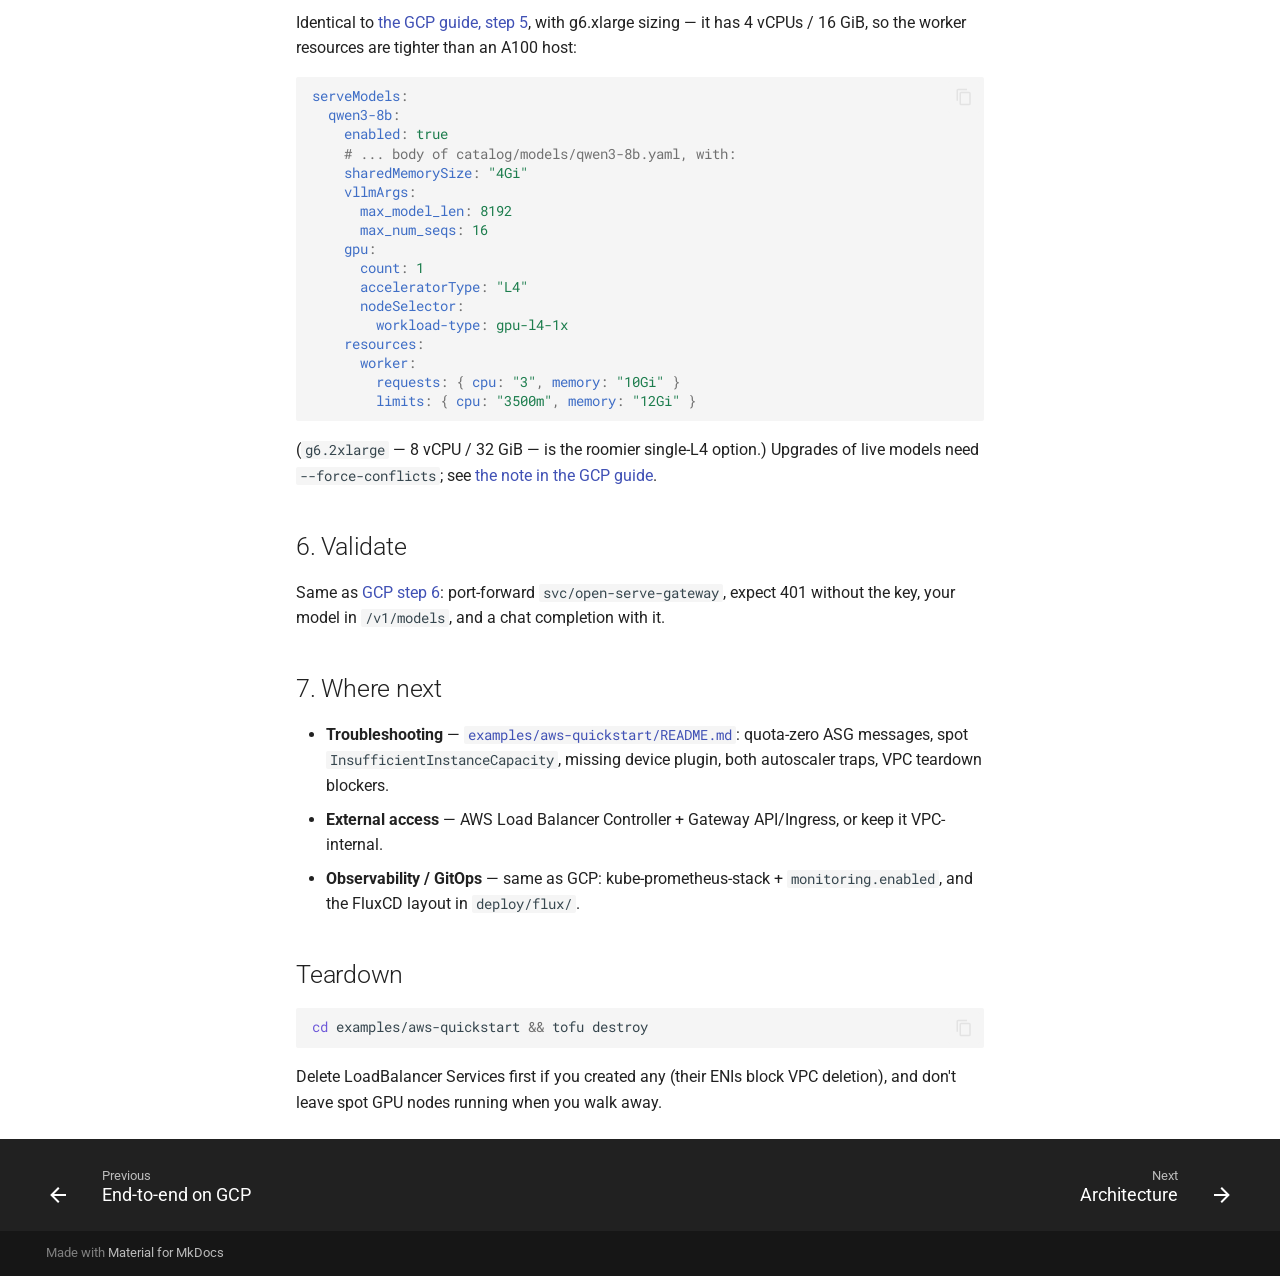
<file: quickstart/aws/index.html>
<!doctype html>
<html lang="en" class="no-js">
  <head>
    
      <meta charset="utf-8">
      <meta name="viewport" content="width=device-width,initial-scale=1">
      
        <meta name="description" content="An open, batteries-included model-serving framework for Kubernetes, built on Ray Serve, Ray Serve LLM, and vLLM.">
      
      
      
        <link rel="canonical" href="https://hari-kathi.github.io/open-serve/quickstart/aws/">
      
      
        <link rel="prev" href="../gcp/">
      
      
        <link rel="next" href="../../concepts/architecture/">
      
      
        
      
      
      <link rel="icon" href="../../assets/images/favicon.png">
      <meta name="generator" content="mkdocs-1.6.1, mkdocs-material-9.7.7">
    
    
      
        <title>End-to-end on AWS - open-serve</title>
      
    
    
      <link rel="stylesheet" href="../../assets/stylesheets/main.ec1eaa64.min.css">
      
        
        <link rel="stylesheet" href="../../assets/stylesheets/palette.ab4e12ef.min.css">
      
      


    
    
      
    
    
      
        
        
        <link rel="preconnect" href="https://fonts.gstatic.com" crossorigin>
        <link rel="stylesheet" href="https://fonts.googleapis.com/css?family=Roboto:300,300i,400,400i,700,700i%7CRoboto+Mono:400,400i,700,700i&display=fallback">
        <style>:root{--md-text-font:"Roboto";--md-code-font:"Roboto Mono"}</style>
      
    
    
    <script>__md_scope=new URL("../..",location),__md_hash=e=>[...e].reduce(((e,_)=>(e<<5)-e+_.charCodeAt(0)),0),__md_get=(e,_=localStorage,t=__md_scope)=>JSON.parse(_.getItem(t.pathname+"."+e)),__md_set=(e,_,t=localStorage,a=__md_scope)=>{try{t.setItem(a.pathname+"."+e,JSON.stringify(_))}catch(e){}}</script>
    
      

    
    
  </head>
  
  
    
    
      
    
    
    
    
    <body dir="ltr" data-md-color-scheme="default" data-md-color-primary="indigo" data-md-color-accent="indigo">
  
    
    <input class="md-toggle" data-md-toggle="drawer" type="checkbox" id="__drawer" autocomplete="off">
    <input class="md-toggle" data-md-toggle="search" type="checkbox" id="__search" autocomplete="off">
    <label class="md-overlay" for="__drawer"></label>
    <div data-md-component="skip">
      
        
        <a href="#end-to-end-on-aws" class="md-skip">
          Skip to content
        </a>
      
    </div>
    <div data-md-component="announce">
      
    </div>
    
    
      

  

<header class="md-header md-header--shadow" data-md-component="header">
  <nav class="md-header__inner md-grid" aria-label="Header">
    <a href="../.." title="open-serve" class="md-header__button md-logo" aria-label="open-serve" data-md-component="logo">
      
  
  <svg xmlns="http://www.w3.org/2000/svg" viewBox="0 0 24 24"><path d="M12 8a3 3 0 0 0 3-3 3 3 0 0 0-3-3 3 3 0 0 0-3 3 3 3 0 0 0 3 3m0 3.54C9.64 9.35 6.5 8 3 8v11c3.5 0 6.64 1.35 9 3.54 2.36-2.19 5.5-3.54 9-3.54V8c-3.5 0-6.64 1.35-9 3.54"/></svg>

    </a>
    <label class="md-header__button md-icon" for="__drawer">
      
      <svg xmlns="http://www.w3.org/2000/svg" viewBox="0 0 24 24"><path d="M3 6h18v2H3zm0 5h18v2H3zm0 5h18v2H3z"/></svg>
    </label>
    <div class="md-header__title" data-md-component="header-title">
      <div class="md-header__ellipsis">
        <div class="md-header__topic">
          <span class="md-ellipsis">
            open-serve
          </span>
        </div>
        <div class="md-header__topic" data-md-component="header-topic">
          <span class="md-ellipsis">
            
              End-to-end on AWS
            
          </span>
        </div>
      </div>
    </div>
    
      
        <form class="md-header__option" data-md-component="palette">
  
    
    
    
    <input class="md-option" data-md-color-media="(prefers-color-scheme: light)" data-md-color-scheme="default" data-md-color-primary="indigo" data-md-color-accent="indigo"  aria-label="Switch to dark mode"  type="radio" name="__palette" id="__palette_0">
    
      <label class="md-header__button md-icon" title="Switch to dark mode" for="__palette_1" hidden>
        <svg xmlns="http://www.w3.org/2000/svg" viewBox="0 0 24 24"><path d="m17.75 4.09-2.53 1.94.91 3.06-2.63-1.81-2.63 1.81.91-3.06-2.53-1.94L12.44 4l1.06-3 1.06 3zm3.5 6.91-1.64 1.25.59 1.98-1.7-1.17-1.7 1.17.59-1.98L15.75 11l2.06-.05L18.5 9l.69 1.95zm-2.28 4.95c.83-.08 1.72 1.1 1.19 1.85-.32.45-.66.87-1.08 1.27C15.17 23 8.84 23 4.94 19.07c-3.91-3.9-3.91-10.24 0-14.14.4-.4.82-.76 1.27-1.08.75-.53 1.93.36 1.85 1.19-.27 2.86.69 5.83 2.89 8.02a9.96 9.96 0 0 0 8.02 2.89m-1.64 2.02a12.08 12.08 0 0 1-7.8-3.47c-2.17-2.19-3.33-5-3.49-7.82-2.81 3.14-2.7 7.96.31 10.98 3.02 3.01 7.84 3.12 10.98.31"/></svg>
      </label>
    
  
    
    
    
    <input class="md-option" data-md-color-media="(prefers-color-scheme: dark)" data-md-color-scheme="slate" data-md-color-primary="indigo" data-md-color-accent="indigo"  aria-label="Switch to light mode"  type="radio" name="__palette" id="__palette_1">
    
      <label class="md-header__button md-icon" title="Switch to light mode" for="__palette_0" hidden>
        <svg xmlns="http://www.w3.org/2000/svg" viewBox="0 0 24 24"><path d="M12 7a5 5 0 0 1 5 5 5 5 0 0 1-5 5 5 5 0 0 1-5-5 5 5 0 0 1 5-5m0 2a3 3 0 0 0-3 3 3 3 0 0 0 3 3 3 3 0 0 0 3-3 3 3 0 0 0-3-3m0-7 2.39 3.42C13.65 5.15 12.84 5 12 5s-1.65.15-2.39.42zM3.34 7l4.16-.35A7.2 7.2 0 0 0 5.94 8.5c-.44.74-.69 1.5-.83 2.29zm.02 10 1.76-3.77a7.131 7.131 0 0 0 2.38 4.14zM20.65 7l-1.77 3.79a7.02 7.02 0 0 0-2.38-4.15zm-.01 10-4.14.36c.59-.51 1.12-1.14 1.54-1.86.42-.73.69-1.5.83-2.29zM12 22l-2.41-3.44c.74.27 1.55.44 2.41.44.82 0 1.63-.17 2.37-.44z"/></svg>
      </label>
    
  
</form>
      
    
    
      <script>var palette=__md_get("__palette");if(palette&&palette.color){if("(prefers-color-scheme)"===palette.color.media){var media=matchMedia("(prefers-color-scheme: light)"),input=document.querySelector(media.matches?"[data-md-color-media='(prefers-color-scheme: light)']":"[data-md-color-media='(prefers-color-scheme: dark)']");palette.color.media=input.getAttribute("data-md-color-media"),palette.color.scheme=input.getAttribute("data-md-color-scheme"),palette.color.primary=input.getAttribute("data-md-color-primary"),palette.color.accent=input.getAttribute("data-md-color-accent")}for(var[key,value]of Object.entries(palette.color))document.body.setAttribute("data-md-color-"+key,value)}</script>
    
    
    
      
      
        <label class="md-header__button md-icon" for="__search">
          
          <svg xmlns="http://www.w3.org/2000/svg" viewBox="0 0 24 24"><path d="M9.5 3A6.5 6.5 0 0 1 16 9.5c0 1.61-.59 3.09-1.56 4.23l.27.27h.79l5 5-1.5 1.5-5-5v-.79l-.27-.27A6.52 6.52 0 0 1 9.5 16 6.5 6.5 0 0 1 3 9.5 6.5 6.5 0 0 1 9.5 3m0 2C7 5 5 7 5 9.5S7 14 9.5 14 14 12 14 9.5 12 5 9.5 5"/></svg>
        </label>
        <div class="md-search" data-md-component="search" role="dialog">
  <label class="md-search__overlay" for="__search"></label>
  <div class="md-search__inner" role="search">
    <form class="md-search__form" name="search">
      <input type="text" class="md-search__input" name="query" aria-label="Search" placeholder="Search" autocapitalize="off" autocorrect="off" autocomplete="off" spellcheck="false" data-md-component="search-query" required>
      <label class="md-search__icon md-icon" for="__search">
        
        <svg xmlns="http://www.w3.org/2000/svg" viewBox="0 0 24 24"><path d="M9.5 3A6.5 6.5 0 0 1 16 9.5c0 1.61-.59 3.09-1.56 4.23l.27.27h.79l5 5-1.5 1.5-5-5v-.79l-.27-.27A6.52 6.52 0 0 1 9.5 16 6.5 6.5 0 0 1 3 9.5 6.5 6.5 0 0 1 9.5 3m0 2C7 5 5 7 5 9.5S7 14 9.5 14 14 12 14 9.5 12 5 9.5 5"/></svg>
        
        <svg xmlns="http://www.w3.org/2000/svg" viewBox="0 0 24 24"><path d="M20 11v2H8l5.5 5.5-1.42 1.42L4.16 12l7.92-7.92L13.5 5.5 8 11z"/></svg>
      </label>
      <nav class="md-search__options" aria-label="Search">
        
        <button type="reset" class="md-search__icon md-icon" title="Clear" aria-label="Clear" tabindex="-1">
          
          <svg xmlns="http://www.w3.org/2000/svg" viewBox="0 0 24 24"><path d="M19 6.41 17.59 5 12 10.59 6.41 5 5 6.41 10.59 12 5 17.59 6.41 19 12 13.41 17.59 19 19 17.59 13.41 12z"/></svg>
        </button>
      </nav>
      
        <div class="md-search__suggest" data-md-component="search-suggest"></div>
      
    </form>
    <div class="md-search__output">
      <div class="md-search__scrollwrap" tabindex="0" data-md-scrollfix>
        <div class="md-search-result" data-md-component="search-result">
          <div class="md-search-result__meta">
            Initializing search
          </div>
          <ol class="md-search-result__list" role="presentation"></ol>
        </div>
      </div>
    </div>
  </div>
</div>
      
    
    
      <div class="md-header__source">
        <a href="https://github.com/hari-kathi/open-serve" title="Go to repository" class="md-source" data-md-component="source">
  <div class="md-source__icon md-icon">
    
    <svg xmlns="http://www.w3.org/2000/svg" viewBox="0 0 448 512"><!--! Font Awesome Free 7.1.0 by @fontawesome - https://fontawesome.com License - https://fontawesome.com/license/free (Icons: CC BY 4.0, Fonts: SIL OFL 1.1, Code: MIT License) Copyright 2025 Fonticons, Inc.--><path d="M439.6 236.1 244 40.5c-5.4-5.5-12.8-8.5-20.4-8.5s-15 3-20.4 8.4L162.5 81l51.5 51.5c27.1-9.1 52.7 16.8 43.4 43.7l49.7 49.7c34.2-11.8 61.2 31 35.5 56.7-26.5 26.5-70.2-2.9-56-37.3L240.3 199v121.9c25.3 12.5 22.3 41.8 9.1 55-6.4 6.4-15.2 10.1-24.3 10.1s-17.8-3.6-24.3-10.1c-17.6-17.6-11.1-46.9 11.2-56v-123c-20.8-8.5-24.6-30.7-18.6-45L142.6 101 8.5 235.1C3 240.6 0 247.9 0 255.5s3 15 8.5 20.4l195.6 195.7c5.4 5.4 12.7 8.4 20.4 8.4s15-3 20.4-8.4l194.7-194.7c5.4-5.4 8.4-12.8 8.4-20.4s-3-15-8.4-20.4"/></svg>
  </div>
  <div class="md-source__repository">
    hari-kathi/open-serve
  </div>
</a>
      </div>
    
  </nav>
  
</header>
    
    <div class="md-container" data-md-component="container">
      
      
        
          
        
      
      <main class="md-main" data-md-component="main">
        <div class="md-main__inner md-grid">
          
            
              
              <div class="md-sidebar md-sidebar--primary" data-md-component="sidebar" data-md-type="navigation" >
                <div class="md-sidebar__scrollwrap">
                  <div class="md-sidebar__inner">
                    



<nav class="md-nav md-nav--primary" aria-label="Navigation" data-md-level="0">
  <label class="md-nav__title" for="__drawer">
    <a href="../.." title="open-serve" class="md-nav__button md-logo" aria-label="open-serve" data-md-component="logo">
      
  
  <svg xmlns="http://www.w3.org/2000/svg" viewBox="0 0 24 24"><path d="M12 8a3 3 0 0 0 3-3 3 3 0 0 0-3-3 3 3 0 0 0-3 3 3 3 0 0 0 3 3m0 3.54C9.64 9.35 6.5 8 3 8v11c3.5 0 6.64 1.35 9 3.54 2.36-2.19 5.5-3.54 9-3.54V8c-3.5 0-6.64 1.35-9 3.54"/></svg>

    </a>
    open-serve
  </label>
  
    <div class="md-nav__source">
      <a href="https://github.com/hari-kathi/open-serve" title="Go to repository" class="md-source" data-md-component="source">
  <div class="md-source__icon md-icon">
    
    <svg xmlns="http://www.w3.org/2000/svg" viewBox="0 0 448 512"><!--! Font Awesome Free 7.1.0 by @fontawesome - https://fontawesome.com License - https://fontawesome.com/license/free (Icons: CC BY 4.0, Fonts: SIL OFL 1.1, Code: MIT License) Copyright 2025 Fonticons, Inc.--><path d="M439.6 236.1 244 40.5c-5.4-5.5-12.8-8.5-20.4-8.5s-15 3-20.4 8.4L162.5 81l51.5 51.5c27.1-9.1 52.7 16.8 43.4 43.7l49.7 49.7c34.2-11.8 61.2 31 35.5 56.7-26.5 26.5-70.2-2.9-56-37.3L240.3 199v121.9c25.3 12.5 22.3 41.8 9.1 55-6.4 6.4-15.2 10.1-24.3 10.1s-17.8-3.6-24.3-10.1c-17.6-17.6-11.1-46.9 11.2-56v-123c-20.8-8.5-24.6-30.7-18.6-45L142.6 101 8.5 235.1C3 240.6 0 247.9 0 255.5s3 15 8.5 20.4l195.6 195.7c5.4 5.4 12.7 8.4 20.4 8.4s15-3 20.4-8.4l194.7-194.7c5.4-5.4 8.4-12.8 8.4-20.4s-3-15-8.4-20.4"/></svg>
  </div>
  <div class="md-source__repository">
    hari-kathi/open-serve
  </div>
</a>
    </div>
  
  <ul class="md-nav__list" data-md-scrollfix>
    
      
      
  
  
  
  
    <li class="md-nav__item">
      <a href="../.." class="md-nav__link">
        
  
  
  <span class="md-ellipsis">
    
  
    Home
  

    
  </span>
  
  

      </a>
    </li>
  

    
      
      
  
  
    
  
  
  
    
    
    
    
      
        
        
      
    
    
    <li class="md-nav__item md-nav__item--active md-nav__item--section md-nav__item--nested">
      
        
        
        <input class="md-nav__toggle md-toggle " type="checkbox" id="__nav_2" checked>
        
          
          <label class="md-nav__link" for="__nav_2" id="__nav_2_label" tabindex="">
            
  
  
  <span class="md-ellipsis">
    
  
    Quickstart
  

    
  </span>
  
  

            <span class="md-nav__icon md-icon"></span>
          </label>
        
        <nav class="md-nav" data-md-level="1" aria-labelledby="__nav_2_label" aria-expanded="true">
          <label class="md-nav__title" for="__nav_2">
            <span class="md-nav__icon md-icon"></span>
            
  
    Quickstart
  

          </label>
          <ul class="md-nav__list" data-md-scrollfix>
            
              
                
  
  
  
  
    <li class="md-nav__item">
      <a href="../" class="md-nav__link">
        
  
  
  <span class="md-ellipsis">
    
  
    Choosing your path
  

    
  </span>
  
  

      </a>
    </li>
  

              
            
              
                
  
  
  
  
    <li class="md-nav__item">
      <a href="../kind/" class="md-nav__link">
        
  
  
  <span class="md-ellipsis">
    
  
    Local demo on kind
  

    
  </span>
  
  

      </a>
    </li>
  

              
            
              
                
  
  
  
  
    <li class="md-nav__item">
      <a href="../gcp/" class="md-nav__link">
        
  
  
  <span class="md-ellipsis">
    
  
    End-to-end on GCP
  

    
  </span>
  
  

      </a>
    </li>
  

              
            
              
                
  
  
    
  
  
  
    <li class="md-nav__item md-nav__item--active">
      
      <input class="md-nav__toggle md-toggle" type="checkbox" id="__toc">
      
      
        
      
      
        <label class="md-nav__link md-nav__link--active" for="__toc">
          
  
  
  <span class="md-ellipsis">
    
  
    End-to-end on AWS
  

    
  </span>
  
  

          <span class="md-nav__icon md-icon"></span>
        </label>
      
      <a href="./" class="md-nav__link md-nav__link--active">
        
  
  
  <span class="md-ellipsis">
    
  
    End-to-end on AWS
  

    
  </span>
  
  

      </a>
      
        

<nav class="md-nav md-nav--secondary" aria-label="Table of contents">
  
  
  
    
  
  
    <label class="md-nav__title" for="__toc">
      <span class="md-nav__icon md-icon"></span>
      Table of contents
    </label>
    <ul class="md-nav__list" data-md-component="toc" data-md-scrollfix>
      
        <li class="md-nav__item">
  <a href="#0-tools" class="md-nav__link">
    <span class="md-ellipsis">
      
        0. Tools
      
    </span>
  </a>
  
</li>
      
        <li class="md-nav__item">
  <a href="#1-preflight" class="md-nav__link">
    <span class="md-ellipsis">
      
        1. Preflight
      
    </span>
  </a>
  
</li>
      
        <li class="md-nav__item">
  <a href="#2-gpu-quota-start-this-now" class="md-nav__link">
    <span class="md-ellipsis">
      
        2. GPU quota — start this now
      
    </span>
  </a>
  
</li>
      
        <li class="md-nav__item">
  <a href="#3-infrastructure" class="md-nav__link">
    <span class="md-ellipsis">
      
        3. Infrastructure
      
    </span>
  </a>
  
</li>
      
        <li class="md-nav__item">
  <a href="#4-software-layer" class="md-nav__link">
    <span class="md-ellipsis">
      
        4. Software layer
      
    </span>
  </a>
  
</li>
      
        <li class="md-nav__item">
  <a href="#5-enable-a-model" class="md-nav__link">
    <span class="md-ellipsis">
      
        5. Enable a model
      
    </span>
  </a>
  
</li>
      
        <li class="md-nav__item">
  <a href="#6-validate" class="md-nav__link">
    <span class="md-ellipsis">
      
        6. Validate
      
    </span>
  </a>
  
</li>
      
        <li class="md-nav__item">
  <a href="#7-where-next" class="md-nav__link">
    <span class="md-ellipsis">
      
        7. Where next
      
    </span>
  </a>
  
</li>
      
        <li class="md-nav__item">
  <a href="#teardown" class="md-nav__link">
    <span class="md-ellipsis">
      
        Teardown
      
    </span>
  </a>
  
</li>
      
    </ul>
  
</nav>
      
    </li>
  

              
            
          </ul>
        </nav>
      
    </li>
  

    
      
      
  
  
  
  
    
    
    
    
      
        
        
      
    
    
    <li class="md-nav__item md-nav__item--section md-nav__item--nested">
      
        
        
        <input class="md-nav__toggle md-toggle " type="checkbox" id="__nav_3" >
        
          
          <label class="md-nav__link" for="__nav_3" id="__nav_3_label" tabindex="">
            
  
  
  <span class="md-ellipsis">
    
  
    Concepts
  

    
  </span>
  
  

            <span class="md-nav__icon md-icon"></span>
          </label>
        
        <nav class="md-nav" data-md-level="1" aria-labelledby="__nav_3_label" aria-expanded="false">
          <label class="md-nav__title" for="__nav_3">
            <span class="md-nav__icon md-icon"></span>
            
  
    Concepts
  

          </label>
          <ul class="md-nav__list" data-md-scrollfix>
            
              
                
  
  
  
  
    <li class="md-nav__item">
      <a href="../../concepts/architecture/" class="md-nav__link">
        
  
  
  <span class="md-ellipsis">
    
  
    Architecture
  

    
  </span>
  
  

      </a>
    </li>
  

              
            
              
                
  
  
  
  
    <li class="md-nav__item">
      <a href="../../concepts/runners/" class="md-nav__link">
        
  
  
  <span class="md-ellipsis">
    
  
    Runners
  

    
  </span>
  
  

      </a>
    </li>
  

              
            
              
                
  
  
  
  
    <li class="md-nav__item">
      <a href="../../concepts/model-catalog/" class="md-nav__link">
        
  
  
  <span class="md-ellipsis">
    
  
    Model catalog
  

    
  </span>
  
  

      </a>
    </li>
  

              
            
          </ul>
        </nav>
      
    </li>
  

    
      
      
  
  
  
  
    
    
    
    
      
        
        
      
    
    
    <li class="md-nav__item md-nav__item--section md-nav__item--nested">
      
        
        
        <input class="md-nav__toggle md-toggle " type="checkbox" id="__nav_4" >
        
          
          <label class="md-nav__link" for="__nav_4" id="__nav_4_label" tabindex="">
            
  
  
  <span class="md-ellipsis">
    
  
    Operations
  

    
  </span>
  
  

            <span class="md-nav__icon md-icon"></span>
          </label>
        
        <nav class="md-nav" data-md-level="1" aria-labelledby="__nav_4_label" aria-expanded="false">
          <label class="md-nav__title" for="__nav_4">
            <span class="md-nav__icon md-icon"></span>
            
  
    Operations
  

          </label>
          <ul class="md-nav__list" data-md-scrollfix>
            
              
                
  
  
  
  
    <li class="md-nav__item">
      <a href="../../operations/adding-a-model/" class="md-nav__link">
        
  
  
  <span class="md-ellipsis">
    
  
    Adding a model
  

    
  </span>
  
  

      </a>
    </li>
  

              
            
              
                
  
  
  
  
    <li class="md-nav__item">
      <a href="../../operations/api-keys/" class="md-nav__link">
        
  
  
  <span class="md-ellipsis">
    
  
    API keys
  

    
  </span>
  
  

      </a>
    </li>
  

              
            
              
                
  
  
  
  
    <li class="md-nav__item">
      <a href="../../operations/observability/" class="md-nav__link">
        
  
  
  <span class="md-ellipsis">
    
  
    Observability
  

    
  </span>
  
  

      </a>
    </li>
  

              
            
              
                
  
  
  
  
    <li class="md-nav__item">
      <a href="../../operations/cost/" class="md-nav__link">
        
  
  
  <span class="md-ellipsis">
    
  
    Cost
  

    
  </span>
  
  

      </a>
    </li>
  

              
            
          </ul>
        </nav>
      
    </li>
  

    
      
      
  
  
  
  
    
    
    
    
      
        
        
      
    
    
    <li class="md-nav__item md-nav__item--section md-nav__item--nested">
      
        
        
        <input class="md-nav__toggle md-toggle " type="checkbox" id="__nav_5" >
        
          
          <label class="md-nav__link" for="__nav_5" id="__nav_5_label" tabindex="">
            
  
  
  <span class="md-ellipsis">
    
  
    Reference
  

    
  </span>
  
  

            <span class="md-nav__icon md-icon"></span>
          </label>
        
        <nav class="md-nav" data-md-level="1" aria-labelledby="__nav_5_label" aria-expanded="false">
          <label class="md-nav__title" for="__nav_5">
            <span class="md-nav__icon md-icon"></span>
            
  
    Reference
  

          </label>
          <ul class="md-nav__list" data-md-scrollfix>
            
              
                
  
  
  
  
    <li class="md-nav__item">
      <a href="../../reference/api/" class="md-nav__link">
        
  
  
  <span class="md-ellipsis">
    
  
    API reference
  

    
  </span>
  
  

      </a>
    </li>
  

              
            
          </ul>
        </nav>
      
    </li>
  

    
  </ul>
</nav>
                  </div>
                </div>
              </div>
            
            
              
              <div class="md-sidebar md-sidebar--secondary" data-md-component="sidebar" data-md-type="toc" >
                <div class="md-sidebar__scrollwrap">
                  <div class="md-sidebar__inner">
                    

<nav class="md-nav md-nav--secondary" aria-label="Table of contents">
  
  
  
    
  
  
    <label class="md-nav__title" for="__toc">
      <span class="md-nav__icon md-icon"></span>
      Table of contents
    </label>
    <ul class="md-nav__list" data-md-component="toc" data-md-scrollfix>
      
        <li class="md-nav__item">
  <a href="#0-tools" class="md-nav__link">
    <span class="md-ellipsis">
      
        0. Tools
      
    </span>
  </a>
  
</li>
      
        <li class="md-nav__item">
  <a href="#1-preflight" class="md-nav__link">
    <span class="md-ellipsis">
      
        1. Preflight
      
    </span>
  </a>
  
</li>
      
        <li class="md-nav__item">
  <a href="#2-gpu-quota-start-this-now" class="md-nav__link">
    <span class="md-ellipsis">
      
        2. GPU quota — start this now
      
    </span>
  </a>
  
</li>
      
        <li class="md-nav__item">
  <a href="#3-infrastructure" class="md-nav__link">
    <span class="md-ellipsis">
      
        3. Infrastructure
      
    </span>
  </a>
  
</li>
      
        <li class="md-nav__item">
  <a href="#4-software-layer" class="md-nav__link">
    <span class="md-ellipsis">
      
        4. Software layer
      
    </span>
  </a>
  
</li>
      
        <li class="md-nav__item">
  <a href="#5-enable-a-model" class="md-nav__link">
    <span class="md-ellipsis">
      
        5. Enable a model
      
    </span>
  </a>
  
</li>
      
        <li class="md-nav__item">
  <a href="#6-validate" class="md-nav__link">
    <span class="md-ellipsis">
      
        6. Validate
      
    </span>
  </a>
  
</li>
      
        <li class="md-nav__item">
  <a href="#7-where-next" class="md-nav__link">
    <span class="md-ellipsis">
      
        7. Where next
      
    </span>
  </a>
  
</li>
      
        <li class="md-nav__item">
  <a href="#teardown" class="md-nav__link">
    <span class="md-ellipsis">
      
        Teardown
      
    </span>
  </a>
  
</li>
      
    </ul>
  
</nav>
                  </div>
                </div>
              </div>
            
          
          
            <div class="md-content" data-md-component="content">
              
              <article class="md-content__inner md-typeset">
                
                  


  
    <a href="https://github.com/hari-kathi/open-serve/edit/main/docs/quickstart/aws.md" title="Edit this page" class="md-content__button md-icon" rel="edit">
      
      <svg xmlns="http://www.w3.org/2000/svg" viewBox="0 0 24 24"><path d="M10 20H6V4h7v5h5v3.1l2-2V8l-6-6H6c-1.1 0-2 .9-2 2v16c0 1.1.9 2 2 2h4zm10.2-7c.1 0 .3.1.4.2l1.3 1.3c.2.2.2.6 0 .8l-1 1-2.1-2.1 1-1c.1-.1.2-.2.4-.2m0 3.9L14.1 23H12v-2.1l6.1-6.1z"/></svg>
    </a>
  
  


<h1 id="end-to-end-on-aws">End-to-end on AWS<a class="headerlink" href="#end-to-end-on-aws" title="Permanent link">&para;</a></h1>
<p>Go from an AWS account to a GPU-backed, OpenAI-compatible serving endpoint on EKS. Every command below was executed against a real, freshly created account; the traps called out are ones we actually hit.</p>
<p><strong>What you'll build:</strong> an EKS cluster with a CPU system node group and scale-to-zero GPU node groups; the NVIDIA device plugin and cluster autoscaler (the two things GKE gives you for free and EKS does not); KubeRay; the open-serve chart; and your first model from the catalog.</p>
<p><strong>Audience:</strong> basic familiarity with Kubernetes, Terraform, and AWS. No Ray or vLLM knowledge needed.</p>
<div class="admonition info">
<p class="admonition-title">Validation status</p>
<p>Infrastructure, gateway auth/routing, and CPU-model serving are validated end-to-end on a fresh AWS account. GPU serving is validated up to node scheduling; the final hop depends only on your account's GPU vCPU quota (see step 2).</p>
</div>
<p><strong>Bring-your-own-cluster is first-class.</strong> Already have EKS with GPU nodes and the device plugin? Skip to <a href="#4-software-layer">step 4</a>.</p>
<h2 id="0-tools">0. Tools<a class="headerlink" href="#0-tools" title="Permanent link">&para;</a></h2>
<ul>
<li><code>aws</code> CLI v2, <code>kubectl</code>, <code>helm</code> ≥ 3.9, <a href="https://opentofu.org/">OpenTofu</a> or Terraform ≥ 1.5</li>
<li>An IAM identity with admin (don't use root). A named profile keeps things tidy:</li>
</ul>
<div class="highlight"><pre><span></span><code><a id="__codelineno-0-1" name="__codelineno-0-1" href="#__codelineno-0-1"></a>aws<span class="w"> </span>configure<span class="w"> </span>--profile<span class="w"> </span>open-serve<span class="w">     </span><span class="c1"># access key, secret, region us-east-1</span>
<a id="__codelineno-0-2" name="__codelineno-0-2" href="#__codelineno-0-2"></a><span class="nb">export</span><span class="w"> </span><span class="nv">AWS_PROFILE</span><span class="o">=</span>open-serve
</code></pre></div>
<h2 id="1-preflight">1. Preflight<a class="headerlink" href="#1-preflight" title="Permanent link">&para;</a></h2>
<div class="highlight"><pre><span></span><code><a id="__codelineno-1-1" name="__codelineno-1-1" href="#__codelineno-1-1"></a>scripts/aws-preflight.sh<span class="w"> </span>us-east-1
</code></pre></div>
<p>Verifies credentials, reads both GPU vCPU quotas (with any in-flight requests), and confirms your GPU instance type is offered in the region's AZs (<code>g6.xlarge</code> = 1× NVIDIA L4 is offered in five us-east-1 AZs).</p>
<h2 id="2-gpu-quota-start-this-now">2. GPU quota — start this now<a class="headerlink" href="#2-gpu-quota-start-this-now" title="Permanent link">&para;</a></h2>
<p>AWS gates GPUs by <strong>per-family vCPU quotas</strong> that are 0 on new accounts and invisible until you look:</p>
<table>
<thead>
<tr>
<th>Quota</th>
<th>Code</th>
<th>Gates</th>
</tr>
</thead>
<tbody>
<tr>
<td>All G and VT Spot Instance Requests</td>
<td><code>L-3819A6DF</code></td>
<td>spot G-family (the default pool here)</td>
</tr>
<tr>
<td>Running On-Demand G and VT instances</td>
<td><code>L-DB2E81BA</code></td>
<td>on-demand G-family</td>
</tr>
</tbody>
</table>
<p>One g6.xlarge is 4 vCPUs; request 8 for headroom:</p>
<div class="highlight"><pre><span></span><code><a id="__codelineno-2-1" name="__codelineno-2-1" href="#__codelineno-2-1"></a>scripts/aws-preflight.sh<span class="w"> </span>us-east-1<span class="w"> </span>--request<span class="w"> </span><span class="m">8</span>
</code></pre></div>
<p>Day-old accounts get routed to human review (<code>CASE_OPENED</code>) that can take days — file this before anything else. Everything below works while it's pending.</p>
<h2 id="3-infrastructure">3. Infrastructure<a class="headerlink" href="#3-infrastructure" title="Permanent link">&para;</a></h2>
<div class="highlight"><pre><span></span><code><a id="__codelineno-3-1" name="__codelineno-3-1" href="#__codelineno-3-1"></a><span class="nb">cd</span><span class="w"> </span>examples/aws-quickstart
<a id="__codelineno-3-2" name="__codelineno-3-2" href="#__codelineno-3-2"></a>cp<span class="w"> </span>terraform.tfvars.example<span class="w"> </span>terraform.tfvars<span class="w">   </span><span class="c1"># region + profile</span>
<a id="__codelineno-3-3" name="__codelineno-3-3" href="#__codelineno-3-3"></a>tofu<span class="w"> </span>init<span class="w"> </span><span class="o">&amp;&amp;</span><span class="w"> </span>tofu<span class="w"> </span>apply
</code></pre></div>
<p>~12–15 minutes. You get: a 3-AZ VPC (private node subnets, one NAT gateway), EKS with OIDC/IRSA, core addons, a <code>system</code> node group (m6i.large, 1–3, autoscaler-managed), a spot <code>gpu-l4-1x</code> node group (g6.xlarge, 0–2, <code>AL2023_x86_64_NVIDIA</code> AMI — NVIDIA drivers baked in) carrying the scheduling contract (<code>workload-type</code> label + <code>nvidia.com/gpu</code> taint), and two IRSA roles: one for worker pods (S3 model reads) and one for the cluster autoscaler.</p>
<div class="highlight"><pre><span></span><code><a id="__codelineno-4-1" name="__codelineno-4-1" href="#__codelineno-4-1"></a>aws<span class="w"> </span>eks<span class="w"> </span>update-kubeconfig<span class="w"> </span>--region<span class="w"> </span>us-east-1<span class="w"> </span>--name<span class="w"> </span>open-serve
<a id="__codelineno-4-2" name="__codelineno-4-2" href="#__codelineno-4-2"></a>kubectl<span class="w"> </span>get<span class="w"> </span>nodes<span class="w">    </span><span class="c1"># system node Ready</span>
</code></pre></div>
<p>Note the two Terraform outputs you'll use below: <code>worker_role_arn</code> and <code>cluster_autoscaler_role_arn</code>.</p>
<h2 id="4-software-layer">4. Software layer<a class="headerlink" href="#4-software-layer" title="Permanent link">&para;</a></h2>
<p>EKS ships neither a GPU device plugin nor a cluster autoscaler. Install both first:</p>
<div class="highlight"><pre><span></span><code><a id="__codelineno-5-1" name="__codelineno-5-1" href="#__codelineno-5-1"></a><span class="c1"># NVIDIA device plugin — advertises nvidia.com/gpu on the tainted GPU nodes</span>
<a id="__codelineno-5-2" name="__codelineno-5-2" href="#__codelineno-5-2"></a>helm<span class="w"> </span>repo<span class="w"> </span>add<span class="w"> </span>nvdp<span class="w"> </span>https://nvidia.github.io/k8s-device-plugin
<a id="__codelineno-5-3" name="__codelineno-5-3" href="#__codelineno-5-3"></a>helm<span class="w"> </span>install<span class="w"> </span>nvdp<span class="w"> </span>nvdp/nvidia-device-plugin<span class="w"> </span>-n<span class="w"> </span>kube-system<span class="w"> </span><span class="se">\</span>
<a id="__codelineno-5-4" name="__codelineno-5-4" href="#__codelineno-5-4"></a><span class="w">  </span>--set-json<span class="w"> </span><span class="s1">'tolerations=[{"key":"nvidia.com/gpu","operator":"Exists","effect":"NoSchedule"}]'</span>
<a id="__codelineno-5-5" name="__codelineno-5-5" href="#__codelineno-5-5"></a>
<a id="__codelineno-5-6" name="__codelineno-5-6" href="#__codelineno-5-6"></a><span class="c1"># Cluster autoscaler — scales node groups (incl. GPU from zero)</span>
<a id="__codelineno-5-7" name="__codelineno-5-7" href="#__codelineno-5-7"></a>helm<span class="w"> </span>repo<span class="w"> </span>add<span class="w"> </span>autoscaler<span class="w"> </span>https://kubernetes.github.io/autoscaler
<a id="__codelineno-5-8" name="__codelineno-5-8" href="#__codelineno-5-8"></a>helm<span class="w"> </span>install<span class="w"> </span>cluster-autoscaler<span class="w"> </span>autoscaler/cluster-autoscaler<span class="w"> </span>-n<span class="w"> </span>kube-system<span class="w"> </span><span class="se">\</span>
<a id="__codelineno-5-9" name="__codelineno-5-9" href="#__codelineno-5-9"></a><span class="w">  </span>--set<span class="w"> </span>autoDiscovery.clusterName<span class="o">=</span>open-serve<span class="w"> </span><span class="se">\</span>
<a id="__codelineno-5-10" name="__codelineno-5-10" href="#__codelineno-5-10"></a><span class="w">  </span>--set<span class="w"> </span><span class="nv">awsRegion</span><span class="o">=</span>us-east-1<span class="w"> </span><span class="se">\</span>
<a id="__codelineno-5-11" name="__codelineno-5-11" href="#__codelineno-5-11"></a><span class="w">  </span>--set<span class="w"> </span>rbac.serviceAccount.name<span class="o">=</span>cluster-autoscaler<span class="w"> </span><span class="se">\</span>
<a id="__codelineno-5-12" name="__codelineno-5-12" href="#__codelineno-5-12"></a><span class="w">  </span>--set<span class="w"> </span>image.tag<span class="o">=</span>v1.31.2<span class="w"> </span><span class="se">\</span>
<a id="__codelineno-5-13" name="__codelineno-5-13" href="#__codelineno-5-13"></a><span class="w">  </span>--set<span class="w"> </span><span class="s1">'rbac.serviceAccount.annotations.eks\.amazonaws\.com/role-arn'</span><span class="o">=</span>&lt;cluster_autoscaler_role_arn&gt;
</code></pre></div>
<div class="admonition warning">
<p class="admonition-title">Two autoscaler settings that are not optional</p>
<p>Both were found the hard way on a real deployment:</p>
<ul>
<li><code>rbac.serviceAccount.name=cluster-autoscaler</code> — the IRSA trust policy names this SA; the chart's <em>default</em> name (<code>&lt;release&gt;-aws-cluster-autoscaler</code>) mismatches it and produces an <code>AssumeRoleWithWebIdentity AccessDenied</code> crash loop.</li>
<li><code>image.tag=v1.31.2</code> — <strong>match the autoscaler minor to your cluster minor</strong> (here 1.31). The chart default tracks latest, whose informers wait on resource APIs your cluster doesn't have, and the scaling loop never runs — no errors you'd notice, just no scaling.</li>
</ul>
</div>
<p>Then the serving stack:</p>
<div class="highlight"><pre><span></span><code><a id="__codelineno-6-1" name="__codelineno-6-1" href="#__codelineno-6-1"></a><span class="nv">NS</span><span class="o">=</span>open-serve
<a id="__codelineno-6-2" name="__codelineno-6-2" href="#__codelineno-6-2"></a>kubectl<span class="w"> </span>create<span class="w"> </span>namespace<span class="w"> </span><span class="nv">$NS</span>
<a id="__codelineno-6-3" name="__codelineno-6-3" href="#__codelineno-6-3"></a>
<a id="__codelineno-6-4" name="__codelineno-6-4" href="#__codelineno-6-4"></a><span class="c1"># Worker ServiceAccount, bound to AWS via IRSA (S3 model reads)</span>
<a id="__codelineno-6-5" name="__codelineno-6-5" href="#__codelineno-6-5"></a>kubectl<span class="w"> </span>create<span class="w"> </span>serviceaccount<span class="w"> </span>open-serve-worker<span class="w"> </span>-n<span class="w"> </span><span class="nv">$NS</span>
<a id="__codelineno-6-6" name="__codelineno-6-6" href="#__codelineno-6-6"></a>kubectl<span class="w"> </span>annotate<span class="w"> </span>serviceaccount<span class="w"> </span>open-serve-worker<span class="w"> </span>-n<span class="w"> </span><span class="nv">$NS</span><span class="w"> </span><span class="se">\</span>
<a id="__codelineno-6-7" name="__codelineno-6-7" href="#__codelineno-6-7"></a><span class="w">  </span>eks.amazonaws.com/role-arn<span class="o">=</span>&lt;worker_role_arn&gt;
<a id="__codelineno-6-8" name="__codelineno-6-8" href="#__codelineno-6-8"></a>
<a id="__codelineno-6-9" name="__codelineno-6-9" href="#__codelineno-6-9"></a><span class="nv">API_KEY</span><span class="o">=</span><span class="s2">"sk-myteam-</span><span class="k">$(</span>openssl<span class="w"> </span>rand<span class="w"> </span>-hex<span class="w"> </span><span class="m">16</span><span class="k">)</span><span class="s2">"</span>
<a id="__codelineno-6-10" name="__codelineno-6-10" href="#__codelineno-6-10"></a>kubectl<span class="w"> </span>create<span class="w"> </span>secret<span class="w"> </span>generic<span class="w"> </span>open-serve-api-keys<span class="w"> </span>-n<span class="w"> </span><span class="nv">$NS</span><span class="w"> </span><span class="se">\</span>
<a id="__codelineno-6-11" name="__codelineno-6-11" href="#__codelineno-6-11"></a><span class="w">  </span>--from-literal<span class="o">=</span>key-map.json<span class="o">=</span><span class="s2">"{\"</span><span class="nv">$API_KEY</span><span class="s2">\": \"myteam\"}"</span>
<a id="__codelineno-6-12" name="__codelineno-6-12" href="#__codelineno-6-12"></a>
<a id="__codelineno-6-13" name="__codelineno-6-13" href="#__codelineno-6-13"></a>helm<span class="w"> </span>repo<span class="w"> </span>add<span class="w"> </span>kuberay<span class="w"> </span>https://ray-project.github.io/kuberay-helm/
<a id="__codelineno-6-14" name="__codelineno-6-14" href="#__codelineno-6-14"></a>helm<span class="w"> </span>install<span class="w"> </span>kuberay-operator<span class="w"> </span>kuberay/kuberay-operator<span class="w"> </span>-n<span class="w"> </span><span class="nv">$NS</span>
<a id="__codelineno-6-15" name="__codelineno-6-15" href="#__codelineno-6-15"></a>
<a id="__codelineno-6-16" name="__codelineno-6-16" href="#__codelineno-6-16"></a>helm<span class="w"> </span>install<span class="w"> </span>open-serve<span class="w"> </span>charts/open-serve<span class="w"> </span>-n<span class="w"> </span><span class="nv">$NS</span><span class="w"> </span>-f<span class="w"> </span>my-values.yaml
</code></pre></div>
<p>Start <code>my-values.yaml</code> from <a href="https://github.com/hari-kathi/open-serve/blob/main/charts/open-serve/profiles/values-aws.yaml"><code>charts/open-serve/profiles/values-aws.yaml</code></a> — same shape as the GCP guide's minimal values (images default to the public GHCR releases; nothing to configure there).</p>
<h2 id="5-enable-a-model">5. Enable a model<a class="headerlink" href="#5-enable-a-model" title="Permanent link">&para;</a></h2>
<p>Identical to <a href="../gcp/#5-enable-a-model">the GCP guide, step 5</a>, with g6.xlarge sizing — it has 4 vCPUs / 16 GiB, so the worker resources are tighter than an A100 host:</p>
<div class="highlight"><pre><span></span><code><a id="__codelineno-7-1" name="__codelineno-7-1" href="#__codelineno-7-1"></a><span class="nt">serveModels</span><span class="p">:</span>
<a id="__codelineno-7-2" name="__codelineno-7-2" href="#__codelineno-7-2"></a><span class="w">  </span><span class="nt">qwen3-8b</span><span class="p">:</span>
<a id="__codelineno-7-3" name="__codelineno-7-3" href="#__codelineno-7-3"></a><span class="w">    </span><span class="nt">enabled</span><span class="p">:</span><span class="w"> </span><span class="l l-Scalar l-Scalar-Plain">true</span>
<a id="__codelineno-7-4" name="__codelineno-7-4" href="#__codelineno-7-4"></a><span class="w">    </span><span class="c1"># ... body of catalog/models/qwen3-8b.yaml, with:</span>
<a id="__codelineno-7-5" name="__codelineno-7-5" href="#__codelineno-7-5"></a><span class="w">    </span><span class="nt">sharedMemorySize</span><span class="p">:</span><span class="w"> </span><span class="s">"4Gi"</span>
<a id="__codelineno-7-6" name="__codelineno-7-6" href="#__codelineno-7-6"></a><span class="w">    </span><span class="nt">vllmArgs</span><span class="p">:</span>
<a id="__codelineno-7-7" name="__codelineno-7-7" href="#__codelineno-7-7"></a><span class="w">      </span><span class="nt">max_model_len</span><span class="p">:</span><span class="w"> </span><span class="l l-Scalar l-Scalar-Plain">8192</span>
<a id="__codelineno-7-8" name="__codelineno-7-8" href="#__codelineno-7-8"></a><span class="w">      </span><span class="nt">max_num_seqs</span><span class="p">:</span><span class="w"> </span><span class="l l-Scalar l-Scalar-Plain">16</span>
<a id="__codelineno-7-9" name="__codelineno-7-9" href="#__codelineno-7-9"></a><span class="w">    </span><span class="nt">gpu</span><span class="p">:</span>
<a id="__codelineno-7-10" name="__codelineno-7-10" href="#__codelineno-7-10"></a><span class="w">      </span><span class="nt">count</span><span class="p">:</span><span class="w"> </span><span class="l l-Scalar l-Scalar-Plain">1</span>
<a id="__codelineno-7-11" name="__codelineno-7-11" href="#__codelineno-7-11"></a><span class="w">      </span><span class="nt">acceleratorType</span><span class="p">:</span><span class="w"> </span><span class="s">"L4"</span>
<a id="__codelineno-7-12" name="__codelineno-7-12" href="#__codelineno-7-12"></a><span class="w">      </span><span class="nt">nodeSelector</span><span class="p">:</span>
<a id="__codelineno-7-13" name="__codelineno-7-13" href="#__codelineno-7-13"></a><span class="w">        </span><span class="nt">workload-type</span><span class="p">:</span><span class="w"> </span><span class="l l-Scalar l-Scalar-Plain">gpu-l4-1x</span>
<a id="__codelineno-7-14" name="__codelineno-7-14" href="#__codelineno-7-14"></a><span class="w">    </span><span class="nt">resources</span><span class="p">:</span>
<a id="__codelineno-7-15" name="__codelineno-7-15" href="#__codelineno-7-15"></a><span class="w">      </span><span class="nt">worker</span><span class="p">:</span>
<a id="__codelineno-7-16" name="__codelineno-7-16" href="#__codelineno-7-16"></a><span class="w">        </span><span class="nt">requests</span><span class="p">:</span><span class="w"> </span><span class="p p-Indicator">{</span><span class="nt"> cpu</span><span class="p">:</span><span class="w"> </span><span class="s">"3"</span><span class="p p-Indicator">,</span><span class="nt"> memory</span><span class="p">:</span><span class="w"> </span><span class="s">"10Gi"</span><span class="w"> </span><span class="p p-Indicator">}</span>
<a id="__codelineno-7-17" name="__codelineno-7-17" href="#__codelineno-7-17"></a><span class="w">        </span><span class="nt">limits</span><span class="p">:</span><span class="w"> </span><span class="p p-Indicator">{</span><span class="nt"> cpu</span><span class="p">:</span><span class="w"> </span><span class="s">"3500m"</span><span class="p p-Indicator">,</span><span class="nt"> memory</span><span class="p">:</span><span class="w"> </span><span class="s">"12Gi"</span><span class="w"> </span><span class="p p-Indicator">}</span>
</code></pre></div>
<p>(<code>g6.2xlarge</code> — 8 vCPU / 32 GiB — is the roomier single-L4 option.) Upgrades of live models need <code>--force-conflicts</code>; see <a href="../gcp/#5-enable-a-model">the note in the GCP guide</a>.</p>
<h2 id="6-validate">6. Validate<a class="headerlink" href="#6-validate" title="Permanent link">&para;</a></h2>
<p>Same as <a href="../gcp/#6-validate">GCP step 6</a>: port-forward <code>svc/open-serve-gateway</code>, expect 401 without the key, your model in <code>/v1/models</code>, and a chat completion with it.</p>
<h2 id="7-where-next">7. Where next<a class="headerlink" href="#7-where-next" title="Permanent link">&para;</a></h2>
<ul>
<li><strong>Troubleshooting</strong> — <a href="https://github.com/hari-kathi/open-serve/blob/main/examples/aws-quickstart/README.md"><code>examples/aws-quickstart/README.md</code></a>: quota-zero ASG messages, spot <code>InsufficientInstanceCapacity</code>, missing device plugin, both autoscaler traps, VPC teardown blockers.</li>
<li><strong>External access</strong> — AWS Load Balancer Controller + Gateway API/Ingress, or keep it VPC-internal.</li>
<li><strong>Observability / GitOps</strong> — same as GCP: kube-prometheus-stack + <code>monitoring.enabled</code>, and the FluxCD layout in <code>deploy/flux/</code>.</li>
</ul>
<h2 id="teardown">Teardown<a class="headerlink" href="#teardown" title="Permanent link">&para;</a></h2>
<div class="highlight"><pre><span></span><code><a id="__codelineno-8-1" name="__codelineno-8-1" href="#__codelineno-8-1"></a><span class="nb">cd</span><span class="w"> </span>examples/aws-quickstart<span class="w"> </span><span class="o">&amp;&amp;</span><span class="w"> </span>tofu<span class="w"> </span>destroy
</code></pre></div>
<p>Delete LoadBalancer Services first if you created any (their ENIs block VPC deletion), and don't leave spot GPU nodes running when you walk away.</p>












                
              </article>
            </div>
          
          
<script>var target=document.getElementById(location.hash.slice(1));target&&target.name&&(target.checked=target.name.startsWith("__tabbed_"))</script>
        </div>
        
          <button type="button" class="md-top md-icon" data-md-component="top" hidden>
  
  <svg xmlns="http://www.w3.org/2000/svg" viewBox="0 0 24 24"><path d="M13 20h-2V8l-5.5 5.5-1.42-1.42L12 4.16l7.92 7.92-1.42 1.42L13 8z"/></svg>
  Back to top
</button>
        
      </main>
      
        <footer class="md-footer">
  
    
      
      <nav class="md-footer__inner md-grid" aria-label="Footer" >
        
          
          <a href="../gcp/" class="md-footer__link md-footer__link--prev" aria-label="Previous: End-to-end on GCP">
            <div class="md-footer__button md-icon">
              
              <svg xmlns="http://www.w3.org/2000/svg" viewBox="0 0 24 24"><path d="M20 11v2H8l5.5 5.5-1.42 1.42L4.16 12l7.92-7.92L13.5 5.5 8 11z"/></svg>
            </div>
            <div class="md-footer__title">
              <span class="md-footer__direction">
                Previous
              </span>
              <div class="md-ellipsis">
                End-to-end on GCP
              </div>
            </div>
          </a>
        
        
          
          <a href="../../concepts/architecture/" class="md-footer__link md-footer__link--next" aria-label="Next: Architecture">
            <div class="md-footer__title">
              <span class="md-footer__direction">
                Next
              </span>
              <div class="md-ellipsis">
                Architecture
              </div>
            </div>
            <div class="md-footer__button md-icon">
              
              <svg xmlns="http://www.w3.org/2000/svg" viewBox="0 0 24 24"><path d="M4 11v2h12l-5.5 5.5 1.42 1.42L19.84 12l-7.92-7.92L10.5 5.5 16 11z"/></svg>
            </div>
          </a>
        
      </nav>
    
  
  <div class="md-footer-meta md-typeset">
    <div class="md-footer-meta__inner md-grid">
      <div class="md-copyright">
  
  
    Made with
    <a href="https://squidfunk.github.io/mkdocs-material/" target="_blank" rel="noopener">
      Material for MkDocs
    </a>
  
</div>
      
    </div>
  </div>
</footer>
      
    </div>
    <div class="md-dialog" data-md-component="dialog">
      <div class="md-dialog__inner md-typeset"></div>
    </div>
    
    
    
      
      
      <script id="__config" type="application/json">{"annotate": null, "base": "../..", "features": ["navigation.sections", "navigation.top", "navigation.footer", "content.code.copy", "content.action.edit", "search.suggest", "search.highlight"], "search": "../../assets/javascripts/workers/search.2c215733.min.js", "tags": null, "translations": {"clipboard.copied": "Copied to clipboard", "clipboard.copy": "Copy to clipboard", "search.result.more.one": "1 more on this page", "search.result.more.other": "# more on this page", "search.result.none": "No matching documents", "search.result.one": "1 matching document", "search.result.other": "# matching documents", "search.result.placeholder": "Type to start searching", "search.result.term.missing": "Missing", "select.version": "Select version"}, "version": null}</script>
    
    
      <script src="../../assets/javascripts/bundle.d7400e89.min.js"></script>
      
    
  </body>
</html>
</file>
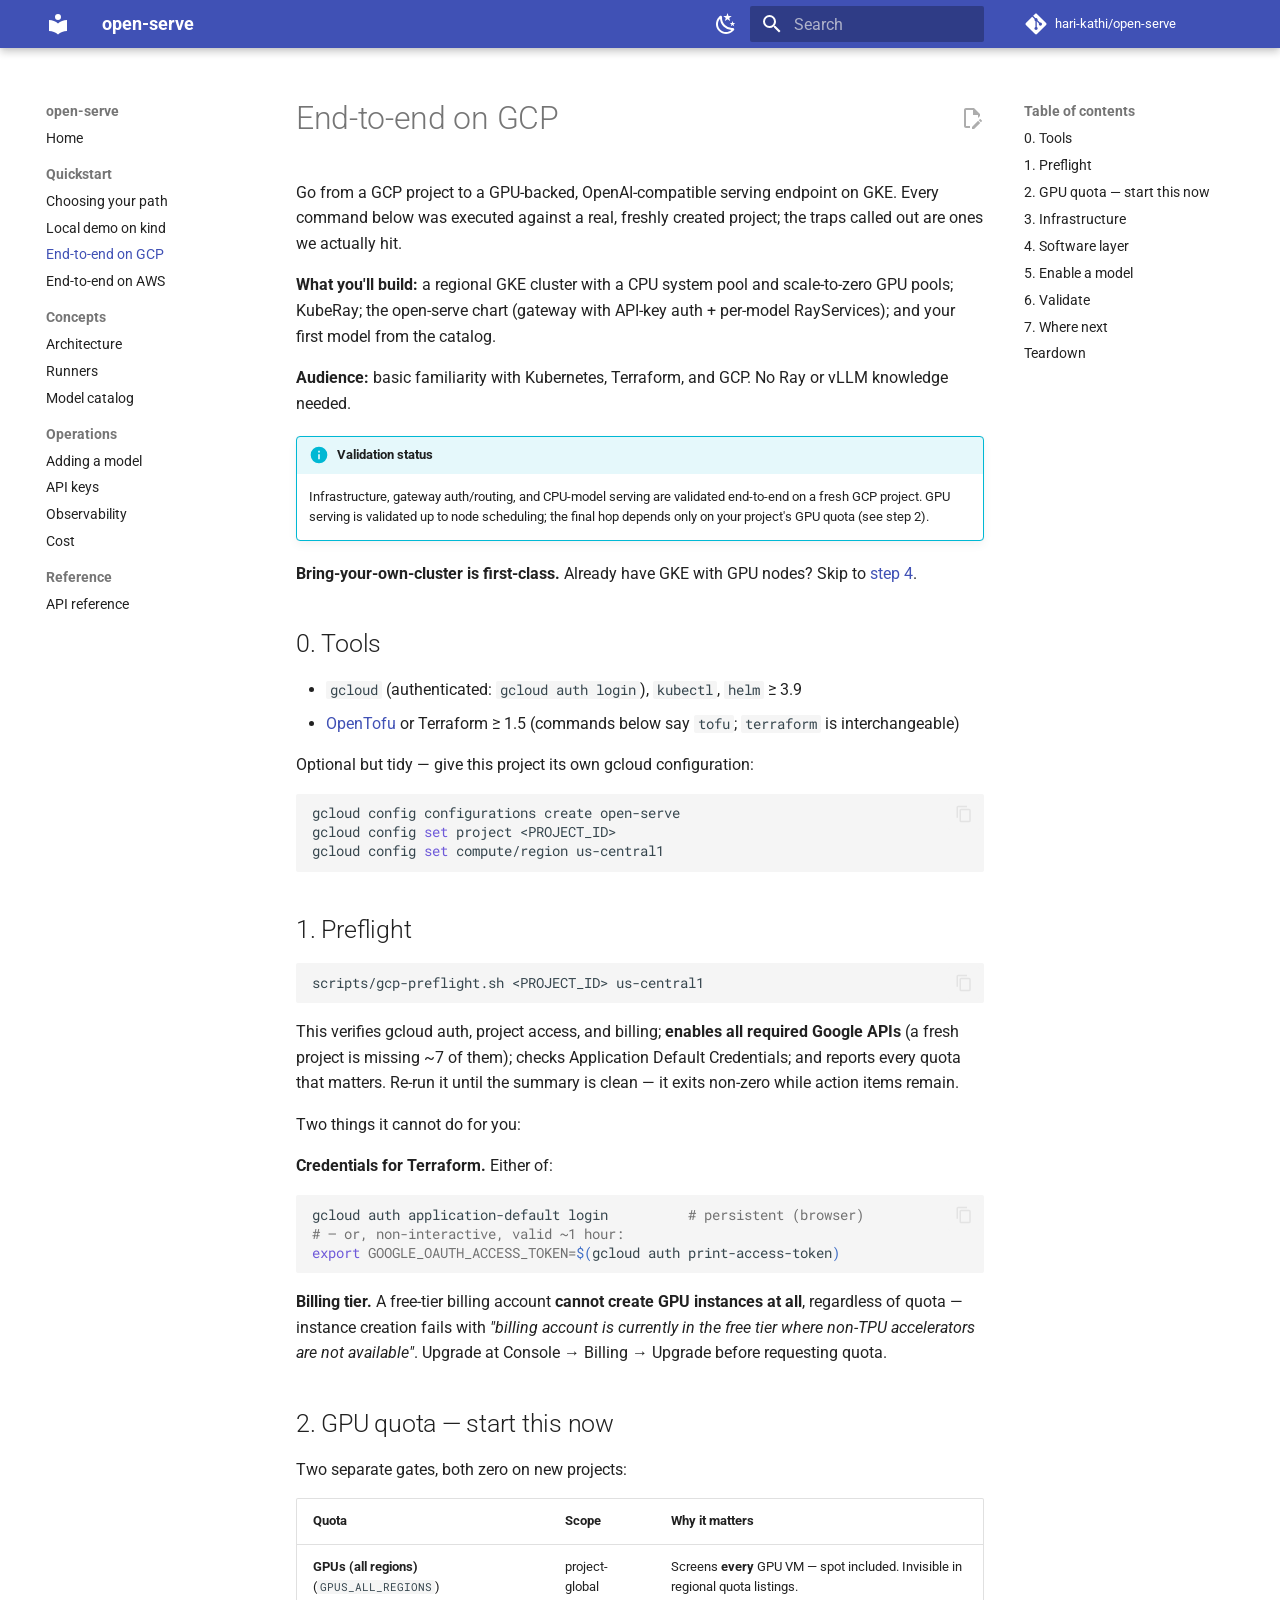
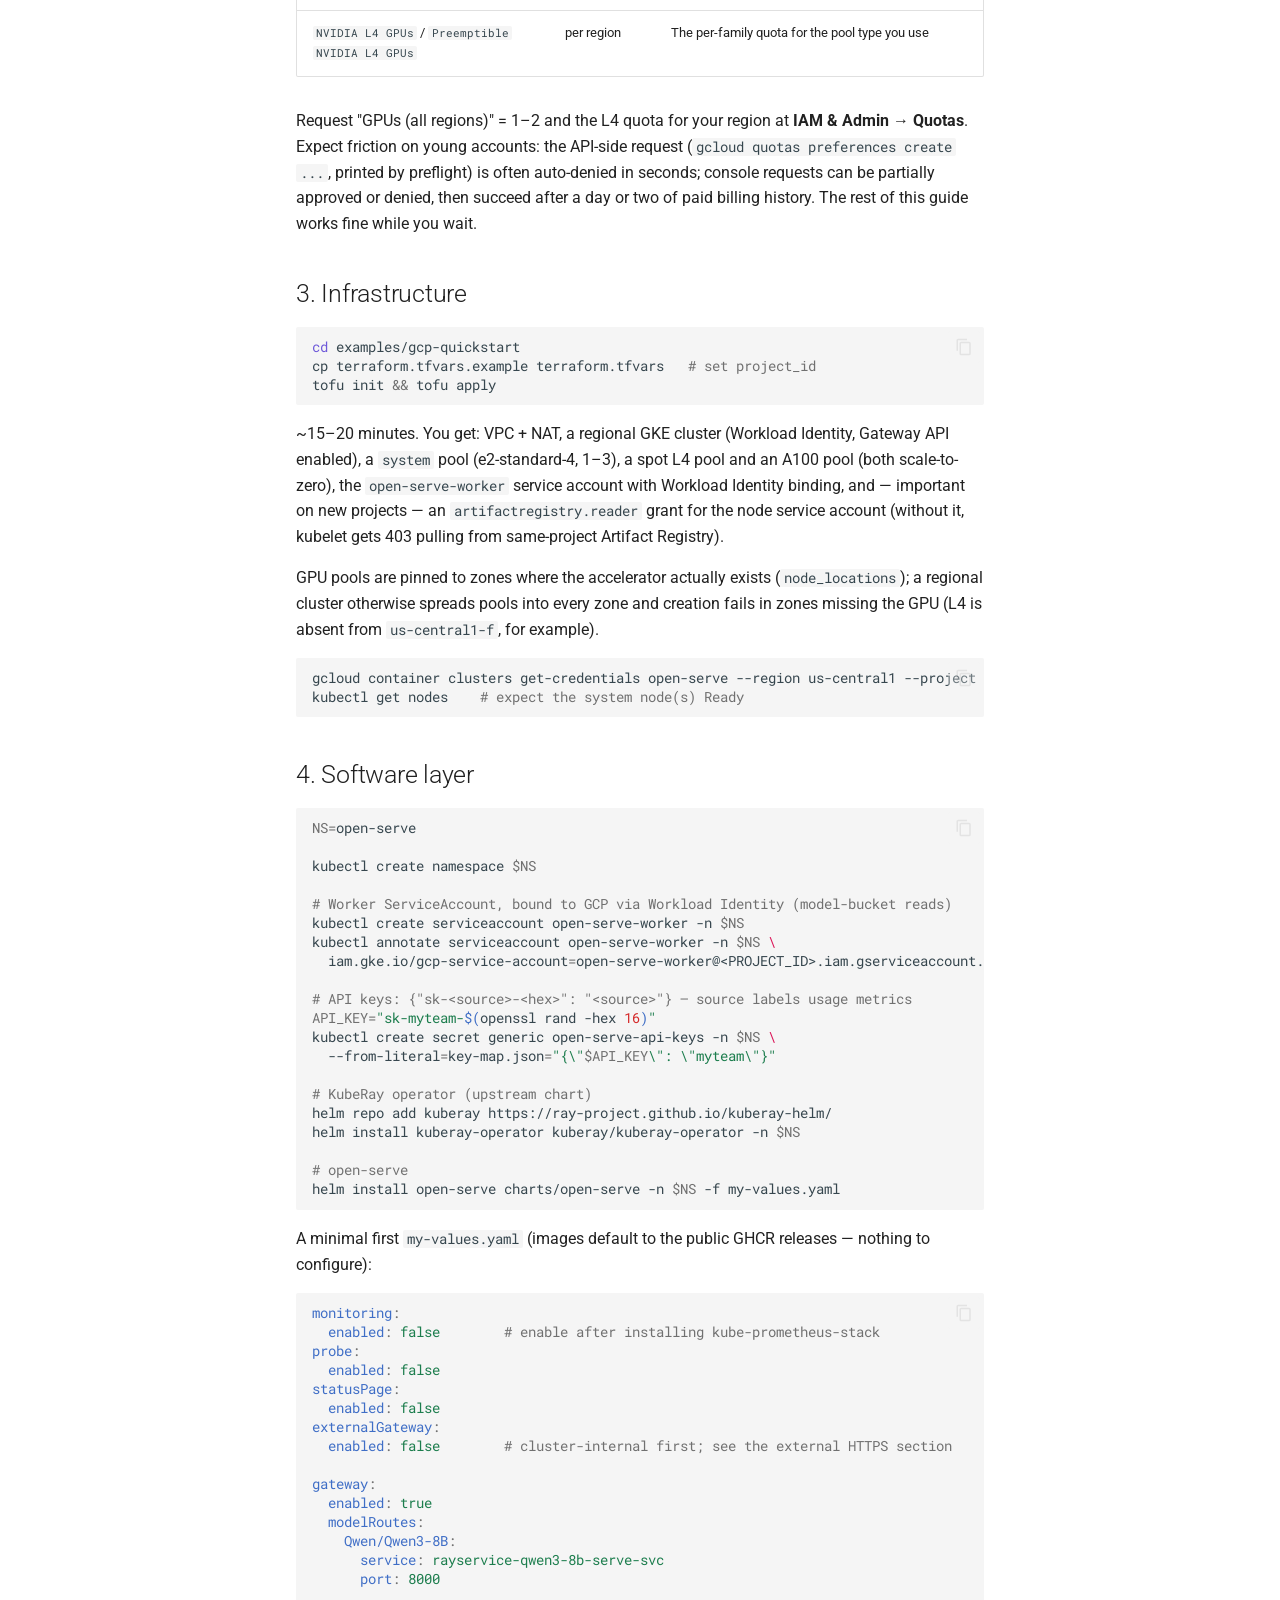
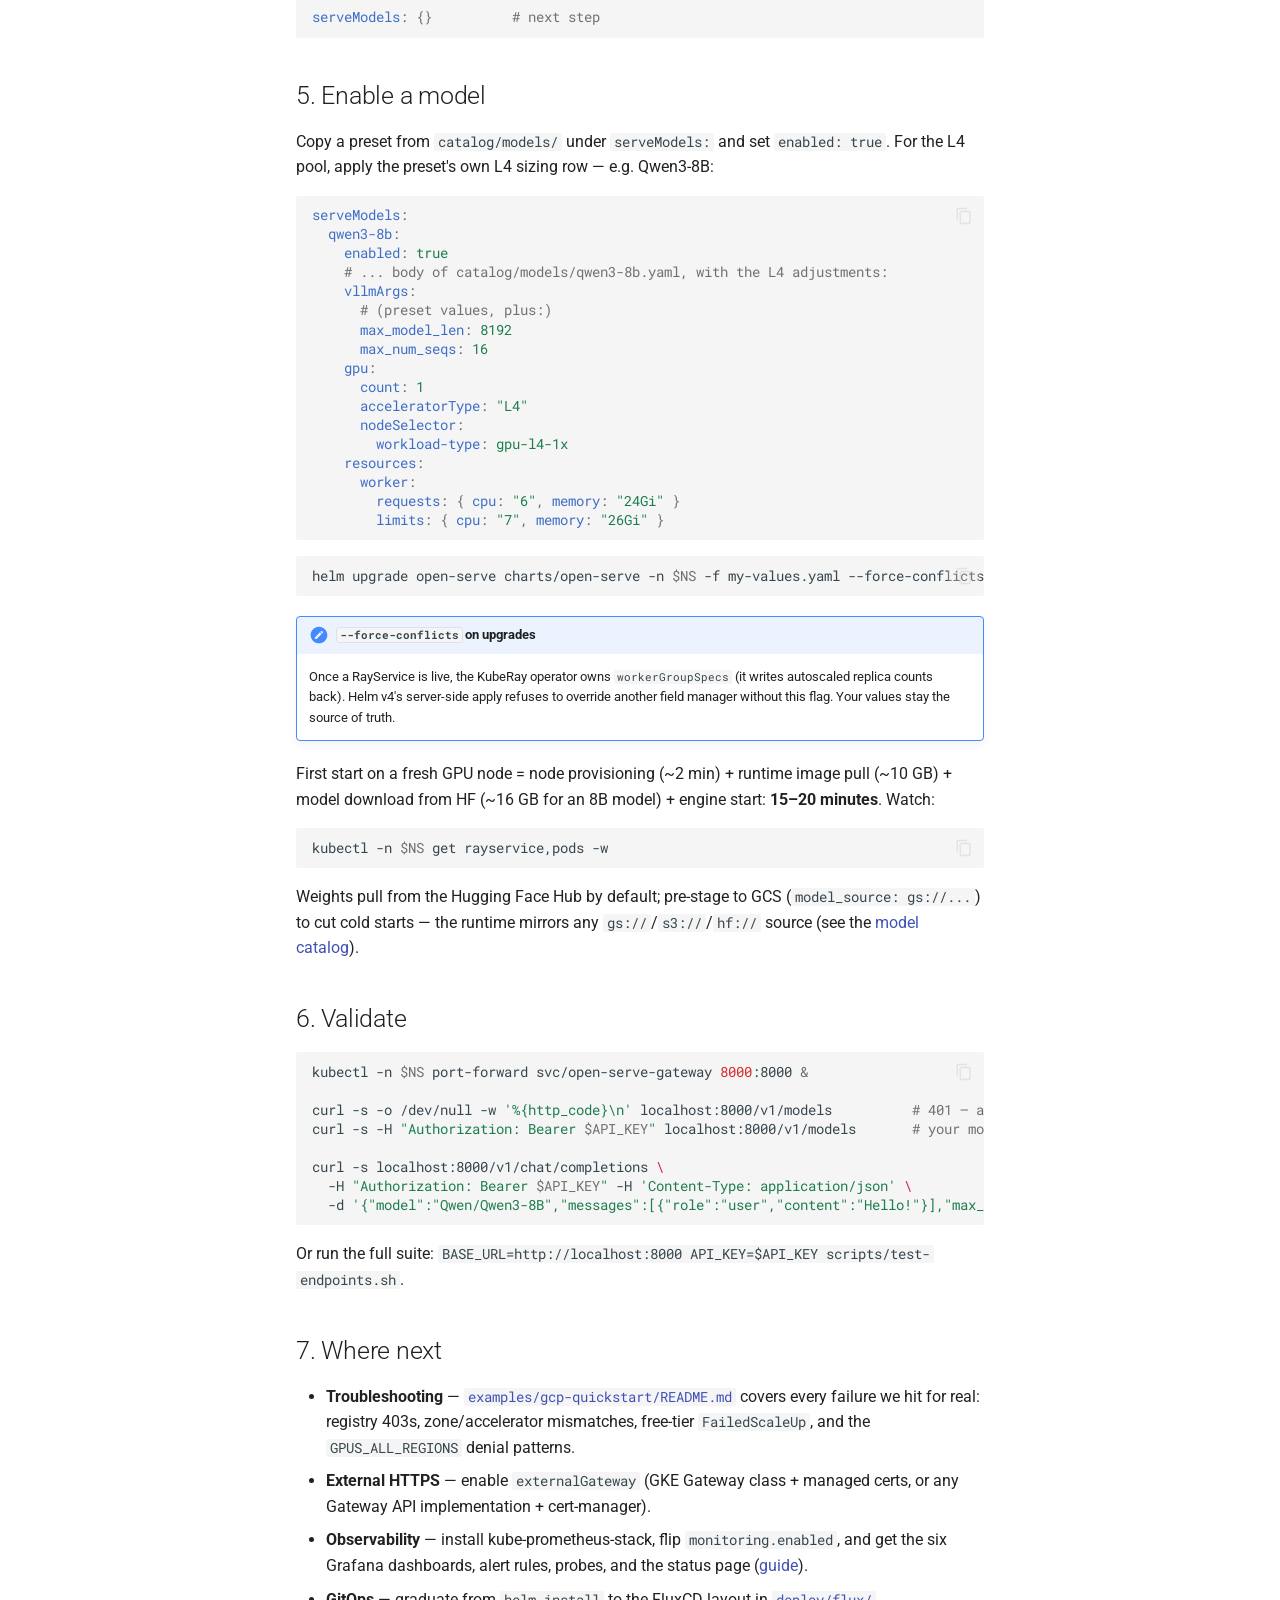
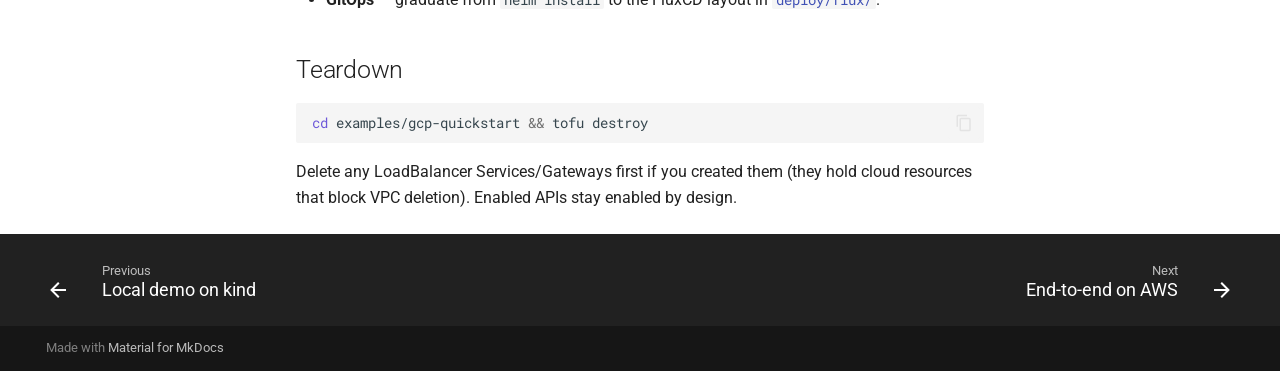
<file: quickstart/gcp/index.html>
<!doctype html>
<html lang="en" class="no-js">
  <head>
    
      <meta charset="utf-8">
      <meta name="viewport" content="width=device-width,initial-scale=1">
      
        <meta name="description" content="An open, batteries-included model-serving framework for Kubernetes, built on Ray Serve, Ray Serve LLM, and vLLM.">
      
      
      
        <link rel="canonical" href="https://hari-kathi.github.io/open-serve/quickstart/gcp/">
      
      
        <link rel="prev" href="../kind/">
      
      
        <link rel="next" href="../aws/">
      
      
        
      
      
      <link rel="icon" href="../../assets/images/favicon.png">
      <meta name="generator" content="mkdocs-1.6.1, mkdocs-material-9.7.7">
    
    
      
        <title>End-to-end on GCP - open-serve</title>
      
    
    
      <link rel="stylesheet" href="../../assets/stylesheets/main.ec1eaa64.min.css">
      
        
        <link rel="stylesheet" href="../../assets/stylesheets/palette.ab4e12ef.min.css">
      
      


    
    
      
    
    
      
        
        
        <link rel="preconnect" href="https://fonts.gstatic.com" crossorigin>
        <link rel="stylesheet" href="https://fonts.googleapis.com/css?family=Roboto:300,300i,400,400i,700,700i%7CRoboto+Mono:400,400i,700,700i&display=fallback">
        <style>:root{--md-text-font:"Roboto";--md-code-font:"Roboto Mono"}</style>
      
    
    
    <script>__md_scope=new URL("../..",location),__md_hash=e=>[...e].reduce(((e,_)=>(e<<5)-e+_.charCodeAt(0)),0),__md_get=(e,_=localStorage,t=__md_scope)=>JSON.parse(_.getItem(t.pathname+"."+e)),__md_set=(e,_,t=localStorage,a=__md_scope)=>{try{t.setItem(a.pathname+"."+e,JSON.stringify(_))}catch(e){}}</script>
    
      

    
    
  </head>
  
  
    
    
      
    
    
    
    
    <body dir="ltr" data-md-color-scheme="default" data-md-color-primary="indigo" data-md-color-accent="indigo">
  
    
    <input class="md-toggle" data-md-toggle="drawer" type="checkbox" id="__drawer" autocomplete="off">
    <input class="md-toggle" data-md-toggle="search" type="checkbox" id="__search" autocomplete="off">
    <label class="md-overlay" for="__drawer"></label>
    <div data-md-component="skip">
      
        
        <a href="#end-to-end-on-gcp" class="md-skip">
          Skip to content
        </a>
      
    </div>
    <div data-md-component="announce">
      
    </div>
    
    
      

  

<header class="md-header md-header--shadow" data-md-component="header">
  <nav class="md-header__inner md-grid" aria-label="Header">
    <a href="../.." title="open-serve" class="md-header__button md-logo" aria-label="open-serve" data-md-component="logo">
      
  
  <svg xmlns="http://www.w3.org/2000/svg" viewBox="0 0 24 24"><path d="M12 8a3 3 0 0 0 3-3 3 3 0 0 0-3-3 3 3 0 0 0-3 3 3 3 0 0 0 3 3m0 3.54C9.64 9.35 6.5 8 3 8v11c3.5 0 6.64 1.35 9 3.54 2.36-2.19 5.5-3.54 9-3.54V8c-3.5 0-6.64 1.35-9 3.54"/></svg>

    </a>
    <label class="md-header__button md-icon" for="__drawer">
      
      <svg xmlns="http://www.w3.org/2000/svg" viewBox="0 0 24 24"><path d="M3 6h18v2H3zm0 5h18v2H3zm0 5h18v2H3z"/></svg>
    </label>
    <div class="md-header__title" data-md-component="header-title">
      <div class="md-header__ellipsis">
        <div class="md-header__topic">
          <span class="md-ellipsis">
            open-serve
          </span>
        </div>
        <div class="md-header__topic" data-md-component="header-topic">
          <span class="md-ellipsis">
            
              End-to-end on GCP
            
          </span>
        </div>
      </div>
    </div>
    
      
        <form class="md-header__option" data-md-component="palette">
  
    
    
    
    <input class="md-option" data-md-color-media="(prefers-color-scheme: light)" data-md-color-scheme="default" data-md-color-primary="indigo" data-md-color-accent="indigo"  aria-label="Switch to dark mode"  type="radio" name="__palette" id="__palette_0">
    
      <label class="md-header__button md-icon" title="Switch to dark mode" for="__palette_1" hidden>
        <svg xmlns="http://www.w3.org/2000/svg" viewBox="0 0 24 24"><path d="m17.75 4.09-2.53 1.94.91 3.06-2.63-1.81-2.63 1.81.91-3.06-2.53-1.94L12.44 4l1.06-3 1.06 3zm3.5 6.91-1.64 1.25.59 1.98-1.7-1.17-1.7 1.17.59-1.98L15.75 11l2.06-.05L18.5 9l.69 1.95zm-2.28 4.95c.83-.08 1.72 1.1 1.19 1.85-.32.45-.66.87-1.08 1.27C15.17 23 8.84 23 4.94 19.07c-3.91-3.9-3.91-10.24 0-14.14.4-.4.82-.76 1.27-1.08.75-.53 1.93.36 1.85 1.19-.27 2.86.69 5.83 2.89 8.02a9.96 9.96 0 0 0 8.02 2.89m-1.64 2.02a12.08 12.08 0 0 1-7.8-3.47c-2.17-2.19-3.33-5-3.49-7.82-2.81 3.14-2.7 7.96.31 10.98 3.02 3.01 7.84 3.12 10.98.31"/></svg>
      </label>
    
  
    
    
    
    <input class="md-option" data-md-color-media="(prefers-color-scheme: dark)" data-md-color-scheme="slate" data-md-color-primary="indigo" data-md-color-accent="indigo"  aria-label="Switch to light mode"  type="radio" name="__palette" id="__palette_1">
    
      <label class="md-header__button md-icon" title="Switch to light mode" for="__palette_0" hidden>
        <svg xmlns="http://www.w3.org/2000/svg" viewBox="0 0 24 24"><path d="M12 7a5 5 0 0 1 5 5 5 5 0 0 1-5 5 5 5 0 0 1-5-5 5 5 0 0 1 5-5m0 2a3 3 0 0 0-3 3 3 3 0 0 0 3 3 3 3 0 0 0 3-3 3 3 0 0 0-3-3m0-7 2.39 3.42C13.65 5.15 12.84 5 12 5s-1.65.15-2.39.42zM3.34 7l4.16-.35A7.2 7.2 0 0 0 5.94 8.5c-.44.74-.69 1.5-.83 2.29zm.02 10 1.76-3.77a7.131 7.131 0 0 0 2.38 4.14zM20.65 7l-1.77 3.79a7.02 7.02 0 0 0-2.38-4.15zm-.01 10-4.14.36c.59-.51 1.12-1.14 1.54-1.86.42-.73.69-1.5.83-2.29zM12 22l-2.41-3.44c.74.27 1.55.44 2.41.44.82 0 1.63-.17 2.37-.44z"/></svg>
      </label>
    
  
</form>
      
    
    
      <script>var palette=__md_get("__palette");if(palette&&palette.color){if("(prefers-color-scheme)"===palette.color.media){var media=matchMedia("(prefers-color-scheme: light)"),input=document.querySelector(media.matches?"[data-md-color-media='(prefers-color-scheme: light)']":"[data-md-color-media='(prefers-color-scheme: dark)']");palette.color.media=input.getAttribute("data-md-color-media"),palette.color.scheme=input.getAttribute("data-md-color-scheme"),palette.color.primary=input.getAttribute("data-md-color-primary"),palette.color.accent=input.getAttribute("data-md-color-accent")}for(var[key,value]of Object.entries(palette.color))document.body.setAttribute("data-md-color-"+key,value)}</script>
    
    
    
      
      
        <label class="md-header__button md-icon" for="__search">
          
          <svg xmlns="http://www.w3.org/2000/svg" viewBox="0 0 24 24"><path d="M9.5 3A6.5 6.5 0 0 1 16 9.5c0 1.61-.59 3.09-1.56 4.23l.27.27h.79l5 5-1.5 1.5-5-5v-.79l-.27-.27A6.52 6.52 0 0 1 9.5 16 6.5 6.5 0 0 1 3 9.5 6.5 6.5 0 0 1 9.5 3m0 2C7 5 5 7 5 9.5S7 14 9.5 14 14 12 14 9.5 12 5 9.5 5"/></svg>
        </label>
        <div class="md-search" data-md-component="search" role="dialog">
  <label class="md-search__overlay" for="__search"></label>
  <div class="md-search__inner" role="search">
    <form class="md-search__form" name="search">
      <input type="text" class="md-search__input" name="query" aria-label="Search" placeholder="Search" autocapitalize="off" autocorrect="off" autocomplete="off" spellcheck="false" data-md-component="search-query" required>
      <label class="md-search__icon md-icon" for="__search">
        
        <svg xmlns="http://www.w3.org/2000/svg" viewBox="0 0 24 24"><path d="M9.5 3A6.5 6.5 0 0 1 16 9.5c0 1.61-.59 3.09-1.56 4.23l.27.27h.79l5 5-1.5 1.5-5-5v-.79l-.27-.27A6.52 6.52 0 0 1 9.5 16 6.5 6.5 0 0 1 3 9.5 6.5 6.5 0 0 1 9.5 3m0 2C7 5 5 7 5 9.5S7 14 9.5 14 14 12 14 9.5 12 5 9.5 5"/></svg>
        
        <svg xmlns="http://www.w3.org/2000/svg" viewBox="0 0 24 24"><path d="M20 11v2H8l5.5 5.5-1.42 1.42L4.16 12l7.92-7.92L13.5 5.5 8 11z"/></svg>
      </label>
      <nav class="md-search__options" aria-label="Search">
        
        <button type="reset" class="md-search__icon md-icon" title="Clear" aria-label="Clear" tabindex="-1">
          
          <svg xmlns="http://www.w3.org/2000/svg" viewBox="0 0 24 24"><path d="M19 6.41 17.59 5 12 10.59 6.41 5 5 6.41 10.59 12 5 17.59 6.41 19 12 13.41 17.59 19 19 17.59 13.41 12z"/></svg>
        </button>
      </nav>
      
        <div class="md-search__suggest" data-md-component="search-suggest"></div>
      
    </form>
    <div class="md-search__output">
      <div class="md-search__scrollwrap" tabindex="0" data-md-scrollfix>
        <div class="md-search-result" data-md-component="search-result">
          <div class="md-search-result__meta">
            Initializing search
          </div>
          <ol class="md-search-result__list" role="presentation"></ol>
        </div>
      </div>
    </div>
  </div>
</div>
      
    
    
      <div class="md-header__source">
        <a href="https://github.com/hari-kathi/open-serve" title="Go to repository" class="md-source" data-md-component="source">
  <div class="md-source__icon md-icon">
    
    <svg xmlns="http://www.w3.org/2000/svg" viewBox="0 0 448 512"><!--! Font Awesome Free 7.1.0 by @fontawesome - https://fontawesome.com License - https://fontawesome.com/license/free (Icons: CC BY 4.0, Fonts: SIL OFL 1.1, Code: MIT License) Copyright 2025 Fonticons, Inc.--><path d="M439.6 236.1 244 40.5c-5.4-5.5-12.8-8.5-20.4-8.5s-15 3-20.4 8.4L162.5 81l51.5 51.5c27.1-9.1 52.7 16.8 43.4 43.7l49.7 49.7c34.2-11.8 61.2 31 35.5 56.7-26.5 26.5-70.2-2.9-56-37.3L240.3 199v121.9c25.3 12.5 22.3 41.8 9.1 55-6.4 6.4-15.2 10.1-24.3 10.1s-17.8-3.6-24.3-10.1c-17.6-17.6-11.1-46.9 11.2-56v-123c-20.8-8.5-24.6-30.7-18.6-45L142.6 101 8.5 235.1C3 240.6 0 247.9 0 255.5s3 15 8.5 20.4l195.6 195.7c5.4 5.4 12.7 8.4 20.4 8.4s15-3 20.4-8.4l194.7-194.7c5.4-5.4 8.4-12.8 8.4-20.4s-3-15-8.4-20.4"/></svg>
  </div>
  <div class="md-source__repository">
    hari-kathi/open-serve
  </div>
</a>
      </div>
    
  </nav>
  
</header>
    
    <div class="md-container" data-md-component="container">
      
      
        
          
        
      
      <main class="md-main" data-md-component="main">
        <div class="md-main__inner md-grid">
          
            
              
              <div class="md-sidebar md-sidebar--primary" data-md-component="sidebar" data-md-type="navigation" >
                <div class="md-sidebar__scrollwrap">
                  <div class="md-sidebar__inner">
                    



<nav class="md-nav md-nav--primary" aria-label="Navigation" data-md-level="0">
  <label class="md-nav__title" for="__drawer">
    <a href="../.." title="open-serve" class="md-nav__button md-logo" aria-label="open-serve" data-md-component="logo">
      
  
  <svg xmlns="http://www.w3.org/2000/svg" viewBox="0 0 24 24"><path d="M12 8a3 3 0 0 0 3-3 3 3 0 0 0-3-3 3 3 0 0 0-3 3 3 3 0 0 0 3 3m0 3.54C9.64 9.35 6.5 8 3 8v11c3.5 0 6.64 1.35 9 3.54 2.36-2.19 5.5-3.54 9-3.54V8c-3.5 0-6.64 1.35-9 3.54"/></svg>

    </a>
    open-serve
  </label>
  
    <div class="md-nav__source">
      <a href="https://github.com/hari-kathi/open-serve" title="Go to repository" class="md-source" data-md-component="source">
  <div class="md-source__icon md-icon">
    
    <svg xmlns="http://www.w3.org/2000/svg" viewBox="0 0 448 512"><!--! Font Awesome Free 7.1.0 by @fontawesome - https://fontawesome.com License - https://fontawesome.com/license/free (Icons: CC BY 4.0, Fonts: SIL OFL 1.1, Code: MIT License) Copyright 2025 Fonticons, Inc.--><path d="M439.6 236.1 244 40.5c-5.4-5.5-12.8-8.5-20.4-8.5s-15 3-20.4 8.4L162.5 81l51.5 51.5c27.1-9.1 52.7 16.8 43.4 43.7l49.7 49.7c34.2-11.8 61.2 31 35.5 56.7-26.5 26.5-70.2-2.9-56-37.3L240.3 199v121.9c25.3 12.5 22.3 41.8 9.1 55-6.4 6.4-15.2 10.1-24.3 10.1s-17.8-3.6-24.3-10.1c-17.6-17.6-11.1-46.9 11.2-56v-123c-20.8-8.5-24.6-30.7-18.6-45L142.6 101 8.5 235.1C3 240.6 0 247.9 0 255.5s3 15 8.5 20.4l195.6 195.7c5.4 5.4 12.7 8.4 20.4 8.4s15-3 20.4-8.4l194.7-194.7c5.4-5.4 8.4-12.8 8.4-20.4s-3-15-8.4-20.4"/></svg>
  </div>
  <div class="md-source__repository">
    hari-kathi/open-serve
  </div>
</a>
    </div>
  
  <ul class="md-nav__list" data-md-scrollfix>
    
      
      
  
  
  
  
    <li class="md-nav__item">
      <a href="../.." class="md-nav__link">
        
  
  
  <span class="md-ellipsis">
    
  
    Home
  

    
  </span>
  
  

      </a>
    </li>
  

    
      
      
  
  
    
  
  
  
    
    
    
    
      
        
        
      
    
    
    <li class="md-nav__item md-nav__item--active md-nav__item--section md-nav__item--nested">
      
        
        
        <input class="md-nav__toggle md-toggle " type="checkbox" id="__nav_2" checked>
        
          
          <label class="md-nav__link" for="__nav_2" id="__nav_2_label" tabindex="">
            
  
  
  <span class="md-ellipsis">
    
  
    Quickstart
  

    
  </span>
  
  

            <span class="md-nav__icon md-icon"></span>
          </label>
        
        <nav class="md-nav" data-md-level="1" aria-labelledby="__nav_2_label" aria-expanded="true">
          <label class="md-nav__title" for="__nav_2">
            <span class="md-nav__icon md-icon"></span>
            
  
    Quickstart
  

          </label>
          <ul class="md-nav__list" data-md-scrollfix>
            
              
                
  
  
  
  
    <li class="md-nav__item">
      <a href="../" class="md-nav__link">
        
  
  
  <span class="md-ellipsis">
    
  
    Choosing your path
  

    
  </span>
  
  

      </a>
    </li>
  

              
            
              
                
  
  
  
  
    <li class="md-nav__item">
      <a href="../kind/" class="md-nav__link">
        
  
  
  <span class="md-ellipsis">
    
  
    Local demo on kind
  

    
  </span>
  
  

      </a>
    </li>
  

              
            
              
                
  
  
    
  
  
  
    <li class="md-nav__item md-nav__item--active">
      
      <input class="md-nav__toggle md-toggle" type="checkbox" id="__toc">
      
      
        
      
      
        <label class="md-nav__link md-nav__link--active" for="__toc">
          
  
  
  <span class="md-ellipsis">
    
  
    End-to-end on GCP
  

    
  </span>
  
  

          <span class="md-nav__icon md-icon"></span>
        </label>
      
      <a href="./" class="md-nav__link md-nav__link--active">
        
  
  
  <span class="md-ellipsis">
    
  
    End-to-end on GCP
  

    
  </span>
  
  

      </a>
      
        

<nav class="md-nav md-nav--secondary" aria-label="Table of contents">
  
  
  
    
  
  
    <label class="md-nav__title" for="__toc">
      <span class="md-nav__icon md-icon"></span>
      Table of contents
    </label>
    <ul class="md-nav__list" data-md-component="toc" data-md-scrollfix>
      
        <li class="md-nav__item">
  <a href="#0-tools" class="md-nav__link">
    <span class="md-ellipsis">
      
        0. Tools
      
    </span>
  </a>
  
</li>
      
        <li class="md-nav__item">
  <a href="#1-preflight" class="md-nav__link">
    <span class="md-ellipsis">
      
        1. Preflight
      
    </span>
  </a>
  
</li>
      
        <li class="md-nav__item">
  <a href="#2-gpu-quota-start-this-now" class="md-nav__link">
    <span class="md-ellipsis">
      
        2. GPU quota — start this now
      
    </span>
  </a>
  
</li>
      
        <li class="md-nav__item">
  <a href="#3-infrastructure" class="md-nav__link">
    <span class="md-ellipsis">
      
        3. Infrastructure
      
    </span>
  </a>
  
</li>
      
        <li class="md-nav__item">
  <a href="#4-software-layer" class="md-nav__link">
    <span class="md-ellipsis">
      
        4. Software layer
      
    </span>
  </a>
  
</li>
      
        <li class="md-nav__item">
  <a href="#5-enable-a-model" class="md-nav__link">
    <span class="md-ellipsis">
      
        5. Enable a model
      
    </span>
  </a>
  
</li>
      
        <li class="md-nav__item">
  <a href="#6-validate" class="md-nav__link">
    <span class="md-ellipsis">
      
        6. Validate
      
    </span>
  </a>
  
</li>
      
        <li class="md-nav__item">
  <a href="#7-where-next" class="md-nav__link">
    <span class="md-ellipsis">
      
        7. Where next
      
    </span>
  </a>
  
</li>
      
        <li class="md-nav__item">
  <a href="#teardown" class="md-nav__link">
    <span class="md-ellipsis">
      
        Teardown
      
    </span>
  </a>
  
</li>
      
    </ul>
  
</nav>
      
    </li>
  

              
            
              
                
  
  
  
  
    <li class="md-nav__item">
      <a href="../aws/" class="md-nav__link">
        
  
  
  <span class="md-ellipsis">
    
  
    End-to-end on AWS
  

    
  </span>
  
  

      </a>
    </li>
  

              
            
          </ul>
        </nav>
      
    </li>
  

    
      
      
  
  
  
  
    
    
    
    
      
        
        
      
    
    
    <li class="md-nav__item md-nav__item--section md-nav__item--nested">
      
        
        
        <input class="md-nav__toggle md-toggle " type="checkbox" id="__nav_3" >
        
          
          <label class="md-nav__link" for="__nav_3" id="__nav_3_label" tabindex="">
            
  
  
  <span class="md-ellipsis">
    
  
    Concepts
  

    
  </span>
  
  

            <span class="md-nav__icon md-icon"></span>
          </label>
        
        <nav class="md-nav" data-md-level="1" aria-labelledby="__nav_3_label" aria-expanded="false">
          <label class="md-nav__title" for="__nav_3">
            <span class="md-nav__icon md-icon"></span>
            
  
    Concepts
  

          </label>
          <ul class="md-nav__list" data-md-scrollfix>
            
              
                
  
  
  
  
    <li class="md-nav__item">
      <a href="../../concepts/architecture/" class="md-nav__link">
        
  
  
  <span class="md-ellipsis">
    
  
    Architecture
  

    
  </span>
  
  

      </a>
    </li>
  

              
            
              
                
  
  
  
  
    <li class="md-nav__item">
      <a href="../../concepts/runners/" class="md-nav__link">
        
  
  
  <span class="md-ellipsis">
    
  
    Runners
  

    
  </span>
  
  

      </a>
    </li>
  

              
            
              
                
  
  
  
  
    <li class="md-nav__item">
      <a href="../../concepts/model-catalog/" class="md-nav__link">
        
  
  
  <span class="md-ellipsis">
    
  
    Model catalog
  

    
  </span>
  
  

      </a>
    </li>
  

              
            
          </ul>
        </nav>
      
    </li>
  

    
      
      
  
  
  
  
    
    
    
    
      
        
        
      
    
    
    <li class="md-nav__item md-nav__item--section md-nav__item--nested">
      
        
        
        <input class="md-nav__toggle md-toggle " type="checkbox" id="__nav_4" >
        
          
          <label class="md-nav__link" for="__nav_4" id="__nav_4_label" tabindex="">
            
  
  
  <span class="md-ellipsis">
    
  
    Operations
  

    
  </span>
  
  

            <span class="md-nav__icon md-icon"></span>
          </label>
        
        <nav class="md-nav" data-md-level="1" aria-labelledby="__nav_4_label" aria-expanded="false">
          <label class="md-nav__title" for="__nav_4">
            <span class="md-nav__icon md-icon"></span>
            
  
    Operations
  

          </label>
          <ul class="md-nav__list" data-md-scrollfix>
            
              
                
  
  
  
  
    <li class="md-nav__item">
      <a href="../../operations/adding-a-model/" class="md-nav__link">
        
  
  
  <span class="md-ellipsis">
    
  
    Adding a model
  

    
  </span>
  
  

      </a>
    </li>
  

              
            
              
                
  
  
  
  
    <li class="md-nav__item">
      <a href="../../operations/api-keys/" class="md-nav__link">
        
  
  
  <span class="md-ellipsis">
    
  
    API keys
  

    
  </span>
  
  

      </a>
    </li>
  

              
            
              
                
  
  
  
  
    <li class="md-nav__item">
      <a href="../../operations/observability/" class="md-nav__link">
        
  
  
  <span class="md-ellipsis">
    
  
    Observability
  

    
  </span>
  
  

      </a>
    </li>
  

              
            
              
                
  
  
  
  
    <li class="md-nav__item">
      <a href="../../operations/cost/" class="md-nav__link">
        
  
  
  <span class="md-ellipsis">
    
  
    Cost
  

    
  </span>
  
  

      </a>
    </li>
  

              
            
          </ul>
        </nav>
      
    </li>
  

    
      
      
  
  
  
  
    
    
    
    
      
        
        
      
    
    
    <li class="md-nav__item md-nav__item--section md-nav__item--nested">
      
        
        
        <input class="md-nav__toggle md-toggle " type="checkbox" id="__nav_5" >
        
          
          <label class="md-nav__link" for="__nav_5" id="__nav_5_label" tabindex="">
            
  
  
  <span class="md-ellipsis">
    
  
    Reference
  

    
  </span>
  
  

            <span class="md-nav__icon md-icon"></span>
          </label>
        
        <nav class="md-nav" data-md-level="1" aria-labelledby="__nav_5_label" aria-expanded="false">
          <label class="md-nav__title" for="__nav_5">
            <span class="md-nav__icon md-icon"></span>
            
  
    Reference
  

          </label>
          <ul class="md-nav__list" data-md-scrollfix>
            
              
                
  
  
  
  
    <li class="md-nav__item">
      <a href="../../reference/api/" class="md-nav__link">
        
  
  
  <span class="md-ellipsis">
    
  
    API reference
  

    
  </span>
  
  

      </a>
    </li>
  

              
            
          </ul>
        </nav>
      
    </li>
  

    
  </ul>
</nav>
                  </div>
                </div>
              </div>
            
            
              
              <div class="md-sidebar md-sidebar--secondary" data-md-component="sidebar" data-md-type="toc" >
                <div class="md-sidebar__scrollwrap">
                  <div class="md-sidebar__inner">
                    

<nav class="md-nav md-nav--secondary" aria-label="Table of contents">
  
  
  
    
  
  
    <label class="md-nav__title" for="__toc">
      <span class="md-nav__icon md-icon"></span>
      Table of contents
    </label>
    <ul class="md-nav__list" data-md-component="toc" data-md-scrollfix>
      
        <li class="md-nav__item">
  <a href="#0-tools" class="md-nav__link">
    <span class="md-ellipsis">
      
        0. Tools
      
    </span>
  </a>
  
</li>
      
        <li class="md-nav__item">
  <a href="#1-preflight" class="md-nav__link">
    <span class="md-ellipsis">
      
        1. Preflight
      
    </span>
  </a>
  
</li>
      
        <li class="md-nav__item">
  <a href="#2-gpu-quota-start-this-now" class="md-nav__link">
    <span class="md-ellipsis">
      
        2. GPU quota — start this now
      
    </span>
  </a>
  
</li>
      
        <li class="md-nav__item">
  <a href="#3-infrastructure" class="md-nav__link">
    <span class="md-ellipsis">
      
        3. Infrastructure
      
    </span>
  </a>
  
</li>
      
        <li class="md-nav__item">
  <a href="#4-software-layer" class="md-nav__link">
    <span class="md-ellipsis">
      
        4. Software layer
      
    </span>
  </a>
  
</li>
      
        <li class="md-nav__item">
  <a href="#5-enable-a-model" class="md-nav__link">
    <span class="md-ellipsis">
      
        5. Enable a model
      
    </span>
  </a>
  
</li>
      
        <li class="md-nav__item">
  <a href="#6-validate" class="md-nav__link">
    <span class="md-ellipsis">
      
        6. Validate
      
    </span>
  </a>
  
</li>
      
        <li class="md-nav__item">
  <a href="#7-where-next" class="md-nav__link">
    <span class="md-ellipsis">
      
        7. Where next
      
    </span>
  </a>
  
</li>
      
        <li class="md-nav__item">
  <a href="#teardown" class="md-nav__link">
    <span class="md-ellipsis">
      
        Teardown
      
    </span>
  </a>
  
</li>
      
    </ul>
  
</nav>
                  </div>
                </div>
              </div>
            
          
          
            <div class="md-content" data-md-component="content">
              
              <article class="md-content__inner md-typeset">
                
                  


  
    <a href="https://github.com/hari-kathi/open-serve/edit/main/docs/quickstart/gcp.md" title="Edit this page" class="md-content__button md-icon" rel="edit">
      
      <svg xmlns="http://www.w3.org/2000/svg" viewBox="0 0 24 24"><path d="M10 20H6V4h7v5h5v3.1l2-2V8l-6-6H6c-1.1 0-2 .9-2 2v16c0 1.1.9 2 2 2h4zm10.2-7c.1 0 .3.1.4.2l1.3 1.3c.2.2.2.6 0 .8l-1 1-2.1-2.1 1-1c.1-.1.2-.2.4-.2m0 3.9L14.1 23H12v-2.1l6.1-6.1z"/></svg>
    </a>
  
  


<h1 id="end-to-end-on-gcp">End-to-end on GCP<a class="headerlink" href="#end-to-end-on-gcp" title="Permanent link">&para;</a></h1>
<p>Go from a GCP project to a GPU-backed, OpenAI-compatible serving endpoint on GKE. Every command below was executed against a real, freshly created project; the traps called out are ones we actually hit.</p>
<p><strong>What you'll build:</strong> a regional GKE cluster with a CPU system pool and scale-to-zero GPU pools; KubeRay; the open-serve chart (gateway with API-key auth + per-model RayServices); and your first model from the catalog.</p>
<p><strong>Audience:</strong> basic familiarity with Kubernetes, Terraform, and GCP. No Ray or vLLM knowledge needed.</p>
<div class="admonition info">
<p class="admonition-title">Validation status</p>
<p>Infrastructure, gateway auth/routing, and CPU-model serving are validated end-to-end on a fresh GCP project. GPU serving is validated up to node scheduling; the final hop depends only on your project's GPU quota (see step 2).</p>
</div>
<p><strong>Bring-your-own-cluster is first-class.</strong> Already have GKE with GPU nodes? Skip to <a href="#4-software-layer">step 4</a>.</p>
<h2 id="0-tools">0. Tools<a class="headerlink" href="#0-tools" title="Permanent link">&para;</a></h2>
<ul>
<li><code>gcloud</code> (authenticated: <code>gcloud auth login</code>), <code>kubectl</code>, <code>helm</code> ≥ 3.9</li>
<li><a href="https://opentofu.org/">OpenTofu</a> or Terraform ≥ 1.5 (commands below say <code>tofu</code>; <code>terraform</code> is interchangeable)</li>
</ul>
<p>Optional but tidy — give this project its own gcloud configuration:</p>
<div class="highlight"><pre><span></span><code><a id="__codelineno-0-1" name="__codelineno-0-1" href="#__codelineno-0-1"></a>gcloud<span class="w"> </span>config<span class="w"> </span>configurations<span class="w"> </span>create<span class="w"> </span>open-serve
<a id="__codelineno-0-2" name="__codelineno-0-2" href="#__codelineno-0-2"></a>gcloud<span class="w"> </span>config<span class="w"> </span><span class="nb">set</span><span class="w"> </span>project<span class="w"> </span>&lt;PROJECT_ID&gt;
<a id="__codelineno-0-3" name="__codelineno-0-3" href="#__codelineno-0-3"></a>gcloud<span class="w"> </span>config<span class="w"> </span><span class="nb">set</span><span class="w"> </span>compute/region<span class="w"> </span>us-central1
</code></pre></div>
<h2 id="1-preflight">1. Preflight<a class="headerlink" href="#1-preflight" title="Permanent link">&para;</a></h2>
<div class="highlight"><pre><span></span><code><a id="__codelineno-1-1" name="__codelineno-1-1" href="#__codelineno-1-1"></a>scripts/gcp-preflight.sh<span class="w"> </span>&lt;PROJECT_ID&gt;<span class="w"> </span>us-central1
</code></pre></div>
<p>This verifies gcloud auth, project access, and billing; <strong>enables all required Google APIs</strong> (a fresh project is missing ~7 of them); checks Application Default Credentials; and reports every quota that matters. Re-run it until the summary is clean — it exits non-zero while action items remain.</p>
<p>Two things it cannot do for you:</p>
<p><strong>Credentials for Terraform.</strong> Either of:</p>
<div class="highlight"><pre><span></span><code><a id="__codelineno-2-1" name="__codelineno-2-1" href="#__codelineno-2-1"></a>gcloud<span class="w"> </span>auth<span class="w"> </span>application-default<span class="w"> </span>login<span class="w">          </span><span class="c1"># persistent (browser)</span>
<a id="__codelineno-2-2" name="__codelineno-2-2" href="#__codelineno-2-2"></a><span class="c1"># — or, non-interactive, valid ~1 hour:</span>
<a id="__codelineno-2-3" name="__codelineno-2-3" href="#__codelineno-2-3"></a><span class="nb">export</span><span class="w"> </span><span class="nv">GOOGLE_OAUTH_ACCESS_TOKEN</span><span class="o">=</span><span class="k">$(</span>gcloud<span class="w"> </span>auth<span class="w"> </span>print-access-token<span class="k">)</span>
</code></pre></div>
<p><strong>Billing tier.</strong> A free-tier billing account <strong>cannot create GPU instances at all</strong>, regardless of quota — instance creation fails with <em>"billing account is currently in the free tier where non-TPU accelerators are not available"</em>. Upgrade at Console → Billing → Upgrade before requesting quota.</p>
<h2 id="2-gpu-quota-start-this-now">2. GPU quota — start this now<a class="headerlink" href="#2-gpu-quota-start-this-now" title="Permanent link">&para;</a></h2>
<p>Two separate gates, both zero on new projects:</p>
<table>
<thead>
<tr>
<th>Quota</th>
<th>Scope</th>
<th>Why it matters</th>
</tr>
</thead>
<tbody>
<tr>
<td><strong>GPUs (all regions)</strong> (<code>GPUS_ALL_REGIONS</code>)</td>
<td>project-global</td>
<td>Screens <strong>every</strong> GPU VM — spot included. Invisible in regional quota listings.</td>
</tr>
<tr>
<td><code>NVIDIA L4 GPUs</code> / <code>Preemptible NVIDIA L4 GPUs</code></td>
<td>per region</td>
<td>The per-family quota for the pool type you use</td>
</tr>
</tbody>
</table>
<p>Request "GPUs (all regions)" = 1–2 and the L4 quota for your region at <strong>IAM &amp; Admin → Quotas</strong>. Expect friction on young accounts: the API-side request (<code>gcloud quotas preferences create ...</code>, printed by preflight) is often auto-denied in seconds; console requests can be partially approved or denied, then succeed after a day or two of paid billing history. The rest of this guide works fine while you wait.</p>
<h2 id="3-infrastructure">3. Infrastructure<a class="headerlink" href="#3-infrastructure" title="Permanent link">&para;</a></h2>
<div class="highlight"><pre><span></span><code><a id="__codelineno-3-1" name="__codelineno-3-1" href="#__codelineno-3-1"></a><span class="nb">cd</span><span class="w"> </span>examples/gcp-quickstart
<a id="__codelineno-3-2" name="__codelineno-3-2" href="#__codelineno-3-2"></a>cp<span class="w"> </span>terraform.tfvars.example<span class="w"> </span>terraform.tfvars<span class="w">   </span><span class="c1"># set project_id</span>
<a id="__codelineno-3-3" name="__codelineno-3-3" href="#__codelineno-3-3"></a>tofu<span class="w"> </span>init<span class="w"> </span><span class="o">&amp;&amp;</span><span class="w"> </span>tofu<span class="w"> </span>apply
</code></pre></div>
<p>~15–20 minutes. You get: VPC + NAT, a regional GKE cluster (Workload Identity, Gateway API enabled), a <code>system</code> pool (e2-standard-4, 1–3), a spot L4 pool and an A100 pool (both scale-to-zero), the <code>open-serve-worker</code> service account with Workload Identity binding, and — important on new projects — an <code>artifactregistry.reader</code> grant for the node service account (without it, kubelet gets 403 pulling from same-project Artifact Registry).</p>
<p>GPU pools are pinned to zones where the accelerator actually exists (<code>node_locations</code>); a regional cluster otherwise spreads pools into every zone and creation fails in zones missing the GPU (L4 is absent from <code>us-central1-f</code>, for example).</p>
<div class="highlight"><pre><span></span><code><a id="__codelineno-4-1" name="__codelineno-4-1" href="#__codelineno-4-1"></a>gcloud<span class="w"> </span>container<span class="w"> </span>clusters<span class="w"> </span>get-credentials<span class="w"> </span>open-serve<span class="w"> </span>--region<span class="w"> </span>us-central1<span class="w"> </span>--project<span class="w"> </span>&lt;PROJECT_ID&gt;
<a id="__codelineno-4-2" name="__codelineno-4-2" href="#__codelineno-4-2"></a>kubectl<span class="w"> </span>get<span class="w"> </span>nodes<span class="w">    </span><span class="c1"># expect the system node(s) Ready</span>
</code></pre></div>
<h2 id="4-software-layer">4. Software layer<a class="headerlink" href="#4-software-layer" title="Permanent link">&para;</a></h2>
<div class="highlight"><pre><span></span><code><a id="__codelineno-5-1" name="__codelineno-5-1" href="#__codelineno-5-1"></a><span class="nv">NS</span><span class="o">=</span>open-serve
<a id="__codelineno-5-2" name="__codelineno-5-2" href="#__codelineno-5-2"></a>
<a id="__codelineno-5-3" name="__codelineno-5-3" href="#__codelineno-5-3"></a>kubectl<span class="w"> </span>create<span class="w"> </span>namespace<span class="w"> </span><span class="nv">$NS</span>
<a id="__codelineno-5-4" name="__codelineno-5-4" href="#__codelineno-5-4"></a>
<a id="__codelineno-5-5" name="__codelineno-5-5" href="#__codelineno-5-5"></a><span class="c1"># Worker ServiceAccount, bound to GCP via Workload Identity (model-bucket reads)</span>
<a id="__codelineno-5-6" name="__codelineno-5-6" href="#__codelineno-5-6"></a>kubectl<span class="w"> </span>create<span class="w"> </span>serviceaccount<span class="w"> </span>open-serve-worker<span class="w"> </span>-n<span class="w"> </span><span class="nv">$NS</span>
<a id="__codelineno-5-7" name="__codelineno-5-7" href="#__codelineno-5-7"></a>kubectl<span class="w"> </span>annotate<span class="w"> </span>serviceaccount<span class="w"> </span>open-serve-worker<span class="w"> </span>-n<span class="w"> </span><span class="nv">$NS</span><span class="w"> </span><span class="se">\</span>
<a id="__codelineno-5-8" name="__codelineno-5-8" href="#__codelineno-5-8"></a><span class="w">  </span>iam.gke.io/gcp-service-account<span class="o">=</span>open-serve-worker@&lt;PROJECT_ID&gt;.iam.gserviceaccount.com
<a id="__codelineno-5-9" name="__codelineno-5-9" href="#__codelineno-5-9"></a>
<a id="__codelineno-5-10" name="__codelineno-5-10" href="#__codelineno-5-10"></a><span class="c1"># API keys: {"sk-&lt;source&gt;-&lt;hex&gt;": "&lt;source&gt;"} — source labels usage metrics</span>
<a id="__codelineno-5-11" name="__codelineno-5-11" href="#__codelineno-5-11"></a><span class="nv">API_KEY</span><span class="o">=</span><span class="s2">"sk-myteam-</span><span class="k">$(</span>openssl<span class="w"> </span>rand<span class="w"> </span>-hex<span class="w"> </span><span class="m">16</span><span class="k">)</span><span class="s2">"</span>
<a id="__codelineno-5-12" name="__codelineno-5-12" href="#__codelineno-5-12"></a>kubectl<span class="w"> </span>create<span class="w"> </span>secret<span class="w"> </span>generic<span class="w"> </span>open-serve-api-keys<span class="w"> </span>-n<span class="w"> </span><span class="nv">$NS</span><span class="w"> </span><span class="se">\</span>
<a id="__codelineno-5-13" name="__codelineno-5-13" href="#__codelineno-5-13"></a><span class="w">  </span>--from-literal<span class="o">=</span>key-map.json<span class="o">=</span><span class="s2">"{\"</span><span class="nv">$API_KEY</span><span class="s2">\": \"myteam\"}"</span>
<a id="__codelineno-5-14" name="__codelineno-5-14" href="#__codelineno-5-14"></a>
<a id="__codelineno-5-15" name="__codelineno-5-15" href="#__codelineno-5-15"></a><span class="c1"># KubeRay operator (upstream chart)</span>
<a id="__codelineno-5-16" name="__codelineno-5-16" href="#__codelineno-5-16"></a>helm<span class="w"> </span>repo<span class="w"> </span>add<span class="w"> </span>kuberay<span class="w"> </span>https://ray-project.github.io/kuberay-helm/
<a id="__codelineno-5-17" name="__codelineno-5-17" href="#__codelineno-5-17"></a>helm<span class="w"> </span>install<span class="w"> </span>kuberay-operator<span class="w"> </span>kuberay/kuberay-operator<span class="w"> </span>-n<span class="w"> </span><span class="nv">$NS</span>
<a id="__codelineno-5-18" name="__codelineno-5-18" href="#__codelineno-5-18"></a>
<a id="__codelineno-5-19" name="__codelineno-5-19" href="#__codelineno-5-19"></a><span class="c1"># open-serve</span>
<a id="__codelineno-5-20" name="__codelineno-5-20" href="#__codelineno-5-20"></a>helm<span class="w"> </span>install<span class="w"> </span>open-serve<span class="w"> </span>charts/open-serve<span class="w"> </span>-n<span class="w"> </span><span class="nv">$NS</span><span class="w"> </span>-f<span class="w"> </span>my-values.yaml
</code></pre></div>
<p>A minimal first <code>my-values.yaml</code> (images default to the public GHCR releases — nothing to configure):</p>
<div class="highlight"><pre><span></span><code><a id="__codelineno-6-1" name="__codelineno-6-1" href="#__codelineno-6-1"></a><span class="nt">monitoring</span><span class="p">:</span>
<a id="__codelineno-6-2" name="__codelineno-6-2" href="#__codelineno-6-2"></a><span class="w">  </span><span class="nt">enabled</span><span class="p">:</span><span class="w"> </span><span class="l l-Scalar l-Scalar-Plain">false</span><span class="w">        </span><span class="c1"># enable after installing kube-prometheus-stack</span>
<a id="__codelineno-6-3" name="__codelineno-6-3" href="#__codelineno-6-3"></a><span class="nt">probe</span><span class="p">:</span>
<a id="__codelineno-6-4" name="__codelineno-6-4" href="#__codelineno-6-4"></a><span class="w">  </span><span class="nt">enabled</span><span class="p">:</span><span class="w"> </span><span class="l l-Scalar l-Scalar-Plain">false</span>
<a id="__codelineno-6-5" name="__codelineno-6-5" href="#__codelineno-6-5"></a><span class="nt">statusPage</span><span class="p">:</span>
<a id="__codelineno-6-6" name="__codelineno-6-6" href="#__codelineno-6-6"></a><span class="w">  </span><span class="nt">enabled</span><span class="p">:</span><span class="w"> </span><span class="l l-Scalar l-Scalar-Plain">false</span>
<a id="__codelineno-6-7" name="__codelineno-6-7" href="#__codelineno-6-7"></a><span class="nt">externalGateway</span><span class="p">:</span>
<a id="__codelineno-6-8" name="__codelineno-6-8" href="#__codelineno-6-8"></a><span class="w">  </span><span class="nt">enabled</span><span class="p">:</span><span class="w"> </span><span class="l l-Scalar l-Scalar-Plain">false</span><span class="w">        </span><span class="c1"># cluster-internal first; see the external HTTPS section</span>
<a id="__codelineno-6-9" name="__codelineno-6-9" href="#__codelineno-6-9"></a>
<a id="__codelineno-6-10" name="__codelineno-6-10" href="#__codelineno-6-10"></a><span class="nt">gateway</span><span class="p">:</span>
<a id="__codelineno-6-11" name="__codelineno-6-11" href="#__codelineno-6-11"></a><span class="w">  </span><span class="nt">enabled</span><span class="p">:</span><span class="w"> </span><span class="l l-Scalar l-Scalar-Plain">true</span>
<a id="__codelineno-6-12" name="__codelineno-6-12" href="#__codelineno-6-12"></a><span class="w">  </span><span class="nt">modelRoutes</span><span class="p">:</span>
<a id="__codelineno-6-13" name="__codelineno-6-13" href="#__codelineno-6-13"></a><span class="w">    </span><span class="nt">Qwen/Qwen3-8B</span><span class="p">:</span>
<a id="__codelineno-6-14" name="__codelineno-6-14" href="#__codelineno-6-14"></a><span class="w">      </span><span class="nt">service</span><span class="p">:</span><span class="w"> </span><span class="l l-Scalar l-Scalar-Plain">rayservice-qwen3-8b-serve-svc</span>
<a id="__codelineno-6-15" name="__codelineno-6-15" href="#__codelineno-6-15"></a><span class="w">      </span><span class="nt">port</span><span class="p">:</span><span class="w"> </span><span class="l l-Scalar l-Scalar-Plain">8000</span>
<a id="__codelineno-6-16" name="__codelineno-6-16" href="#__codelineno-6-16"></a>
<a id="__codelineno-6-17" name="__codelineno-6-17" href="#__codelineno-6-17"></a><span class="nt">serveModels</span><span class="p">:</span><span class="w"> </span><span class="p p-Indicator">{}</span><span class="w">          </span><span class="c1"># next step</span>
</code></pre></div>
<h2 id="5-enable-a-model">5. Enable a model<a class="headerlink" href="#5-enable-a-model" title="Permanent link">&para;</a></h2>
<p>Copy a preset from <code>catalog/models/</code> under <code>serveModels:</code> and set <code>enabled: true</code>. For the L4 pool, apply the preset's own L4 sizing row — e.g. Qwen3-8B:</p>
<div class="highlight"><pre><span></span><code><a id="__codelineno-7-1" name="__codelineno-7-1" href="#__codelineno-7-1"></a><span class="nt">serveModels</span><span class="p">:</span>
<a id="__codelineno-7-2" name="__codelineno-7-2" href="#__codelineno-7-2"></a><span class="w">  </span><span class="nt">qwen3-8b</span><span class="p">:</span>
<a id="__codelineno-7-3" name="__codelineno-7-3" href="#__codelineno-7-3"></a><span class="w">    </span><span class="nt">enabled</span><span class="p">:</span><span class="w"> </span><span class="l l-Scalar l-Scalar-Plain">true</span>
<a id="__codelineno-7-4" name="__codelineno-7-4" href="#__codelineno-7-4"></a><span class="w">    </span><span class="c1"># ... body of catalog/models/qwen3-8b.yaml, with the L4 adjustments:</span>
<a id="__codelineno-7-5" name="__codelineno-7-5" href="#__codelineno-7-5"></a><span class="w">    </span><span class="nt">vllmArgs</span><span class="p">:</span>
<a id="__codelineno-7-6" name="__codelineno-7-6" href="#__codelineno-7-6"></a><span class="w">      </span><span class="c1"># (preset values, plus:)</span>
<a id="__codelineno-7-7" name="__codelineno-7-7" href="#__codelineno-7-7"></a><span class="w">      </span><span class="nt">max_model_len</span><span class="p">:</span><span class="w"> </span><span class="l l-Scalar l-Scalar-Plain">8192</span>
<a id="__codelineno-7-8" name="__codelineno-7-8" href="#__codelineno-7-8"></a><span class="w">      </span><span class="nt">max_num_seqs</span><span class="p">:</span><span class="w"> </span><span class="l l-Scalar l-Scalar-Plain">16</span>
<a id="__codelineno-7-9" name="__codelineno-7-9" href="#__codelineno-7-9"></a><span class="w">    </span><span class="nt">gpu</span><span class="p">:</span>
<a id="__codelineno-7-10" name="__codelineno-7-10" href="#__codelineno-7-10"></a><span class="w">      </span><span class="nt">count</span><span class="p">:</span><span class="w"> </span><span class="l l-Scalar l-Scalar-Plain">1</span>
<a id="__codelineno-7-11" name="__codelineno-7-11" href="#__codelineno-7-11"></a><span class="w">      </span><span class="nt">acceleratorType</span><span class="p">:</span><span class="w"> </span><span class="s">"L4"</span>
<a id="__codelineno-7-12" name="__codelineno-7-12" href="#__codelineno-7-12"></a><span class="w">      </span><span class="nt">nodeSelector</span><span class="p">:</span>
<a id="__codelineno-7-13" name="__codelineno-7-13" href="#__codelineno-7-13"></a><span class="w">        </span><span class="nt">workload-type</span><span class="p">:</span><span class="w"> </span><span class="l l-Scalar l-Scalar-Plain">gpu-l4-1x</span>
<a id="__codelineno-7-14" name="__codelineno-7-14" href="#__codelineno-7-14"></a><span class="w">    </span><span class="nt">resources</span><span class="p">:</span>
<a id="__codelineno-7-15" name="__codelineno-7-15" href="#__codelineno-7-15"></a><span class="w">      </span><span class="nt">worker</span><span class="p">:</span>
<a id="__codelineno-7-16" name="__codelineno-7-16" href="#__codelineno-7-16"></a><span class="w">        </span><span class="nt">requests</span><span class="p">:</span><span class="w"> </span><span class="p p-Indicator">{</span><span class="nt"> cpu</span><span class="p">:</span><span class="w"> </span><span class="s">"6"</span><span class="p p-Indicator">,</span><span class="nt"> memory</span><span class="p">:</span><span class="w"> </span><span class="s">"24Gi"</span><span class="w"> </span><span class="p p-Indicator">}</span>
<a id="__codelineno-7-17" name="__codelineno-7-17" href="#__codelineno-7-17"></a><span class="w">        </span><span class="nt">limits</span><span class="p">:</span><span class="w"> </span><span class="p p-Indicator">{</span><span class="nt"> cpu</span><span class="p">:</span><span class="w"> </span><span class="s">"7"</span><span class="p p-Indicator">,</span><span class="nt"> memory</span><span class="p">:</span><span class="w"> </span><span class="s">"26Gi"</span><span class="w"> </span><span class="p p-Indicator">}</span>
</code></pre></div>
<div class="highlight"><pre><span></span><code><a id="__codelineno-8-1" name="__codelineno-8-1" href="#__codelineno-8-1"></a>helm<span class="w"> </span>upgrade<span class="w"> </span>open-serve<span class="w"> </span>charts/open-serve<span class="w"> </span>-n<span class="w"> </span><span class="nv">$NS</span><span class="w"> </span>-f<span class="w"> </span>my-values.yaml<span class="w"> </span>--force-conflicts
</code></pre></div>
<div class="admonition note">
<p class="admonition-title"><code>--force-conflicts</code> on upgrades</p>
<p>Once a RayService is live, the KubeRay operator owns <code>workerGroupSpecs</code> (it writes autoscaled replica counts back). Helm v4's server-side apply refuses to override another field manager without this flag. Your values stay the source of truth.</p>
</div>
<p>First start on a fresh GPU node = node provisioning (~2 min) + runtime image pull (~10 GB) + model download from HF (~16 GB for an 8B model) + engine start: <strong>15–20 minutes</strong>. Watch:</p>
<div class="highlight"><pre><span></span><code><a id="__codelineno-9-1" name="__codelineno-9-1" href="#__codelineno-9-1"></a>kubectl<span class="w"> </span>-n<span class="w"> </span><span class="nv">$NS</span><span class="w"> </span>get<span class="w"> </span>rayservice,pods<span class="w"> </span>-w
</code></pre></div>
<p>Weights pull from the Hugging Face Hub by default; pre-stage to GCS (<code>model_source: gs://...</code>) to cut cold starts — the runtime mirrors any <code>gs://</code>/<code>s3://</code>/<code>hf://</code> source (see the <a href="../../concepts/model-catalog/">model catalog</a>).</p>
<h2 id="6-validate">6. Validate<a class="headerlink" href="#6-validate" title="Permanent link">&para;</a></h2>
<div class="highlight"><pre><span></span><code><a id="__codelineno-10-1" name="__codelineno-10-1" href="#__codelineno-10-1"></a>kubectl<span class="w"> </span>-n<span class="w"> </span><span class="nv">$NS</span><span class="w"> </span>port-forward<span class="w"> </span>svc/open-serve-gateway<span class="w"> </span><span class="m">8000</span>:8000<span class="w"> </span><span class="p">&amp;</span>
<a id="__codelineno-10-2" name="__codelineno-10-2" href="#__codelineno-10-2"></a>
<a id="__codelineno-10-3" name="__codelineno-10-3" href="#__codelineno-10-3"></a>curl<span class="w"> </span>-s<span class="w"> </span>-o<span class="w"> </span>/dev/null<span class="w"> </span>-w<span class="w"> </span><span class="s1">'%{http_code}\n'</span><span class="w"> </span>localhost:8000/v1/models<span class="w">          </span><span class="c1"># 401 — auth enforced</span>
<a id="__codelineno-10-4" name="__codelineno-10-4" href="#__codelineno-10-4"></a>curl<span class="w"> </span>-s<span class="w"> </span>-H<span class="w"> </span><span class="s2">"Authorization: Bearer </span><span class="nv">$API_KEY</span><span class="s2">"</span><span class="w"> </span>localhost:8000/v1/models<span class="w">       </span><span class="c1"># your model listed</span>
<a id="__codelineno-10-5" name="__codelineno-10-5" href="#__codelineno-10-5"></a>
<a id="__codelineno-10-6" name="__codelineno-10-6" href="#__codelineno-10-6"></a>curl<span class="w"> </span>-s<span class="w"> </span>localhost:8000/v1/chat/completions<span class="w"> </span><span class="se">\</span>
<a id="__codelineno-10-7" name="__codelineno-10-7" href="#__codelineno-10-7"></a><span class="w">  </span>-H<span class="w"> </span><span class="s2">"Authorization: Bearer </span><span class="nv">$API_KEY</span><span class="s2">"</span><span class="w"> </span>-H<span class="w"> </span><span class="s1">'Content-Type: application/json'</span><span class="w"> </span><span class="se">\</span>
<a id="__codelineno-10-8" name="__codelineno-10-8" href="#__codelineno-10-8"></a><span class="w">  </span>-d<span class="w"> </span><span class="s1">'{"model":"Qwen/Qwen3-8B","messages":[{"role":"user","content":"Hello!"}],"max_tokens":50}'</span>
</code></pre></div>
<p>Or run the full suite: <code>BASE_URL=http://localhost:8000 API_KEY=$API_KEY scripts/test-endpoints.sh</code>.</p>
<h2 id="7-where-next">7. Where next<a class="headerlink" href="#7-where-next" title="Permanent link">&para;</a></h2>
<ul>
<li><strong>Troubleshooting</strong> — <a href="https://github.com/hari-kathi/open-serve/blob/main/examples/gcp-quickstart/README.md"><code>examples/gcp-quickstart/README.md</code></a> covers every failure we hit for real: registry 403s, zone/accelerator mismatches, free-tier <code>FailedScaleUp</code>, and the <code>GPUS_ALL_REGIONS</code> denial patterns.</li>
<li><strong>External HTTPS</strong> — enable <code>externalGateway</code> (GKE Gateway class + managed certs, or any Gateway API implementation + cert-manager).</li>
<li><strong>Observability</strong> — install kube-prometheus-stack, flip <code>monitoring.enabled</code>, and get the six Grafana dashboards, alert rules, probes, and the status page (<a href="../../operations/observability/">guide</a>).</li>
<li><strong>GitOps</strong> — graduate from <code>helm install</code> to the FluxCD layout in <a href="https://github.com/hari-kathi/open-serve/tree/main/deploy/flux"><code>deploy/flux/</code></a>.</li>
</ul>
<h2 id="teardown">Teardown<a class="headerlink" href="#teardown" title="Permanent link">&para;</a></h2>
<div class="highlight"><pre><span></span><code><a id="__codelineno-11-1" name="__codelineno-11-1" href="#__codelineno-11-1"></a><span class="nb">cd</span><span class="w"> </span>examples/gcp-quickstart<span class="w"> </span><span class="o">&amp;&amp;</span><span class="w"> </span>tofu<span class="w"> </span>destroy
</code></pre></div>
<p>Delete any LoadBalancer Services/Gateways first if you created them (they hold cloud resources that block VPC deletion). Enabled APIs stay enabled by design.</p>












                
              </article>
            </div>
          
          
<script>var target=document.getElementById(location.hash.slice(1));target&&target.name&&(target.checked=target.name.startsWith("__tabbed_"))</script>
        </div>
        
          <button type="button" class="md-top md-icon" data-md-component="top" hidden>
  
  <svg xmlns="http://www.w3.org/2000/svg" viewBox="0 0 24 24"><path d="M13 20h-2V8l-5.5 5.5-1.42-1.42L12 4.16l7.92 7.92-1.42 1.42L13 8z"/></svg>
  Back to top
</button>
        
      </main>
      
        <footer class="md-footer">
  
    
      
      <nav class="md-footer__inner md-grid" aria-label="Footer" >
        
          
          <a href="../kind/" class="md-footer__link md-footer__link--prev" aria-label="Previous: Local demo on kind">
            <div class="md-footer__button md-icon">
              
              <svg xmlns="http://www.w3.org/2000/svg" viewBox="0 0 24 24"><path d="M20 11v2H8l5.5 5.5-1.42 1.42L4.16 12l7.92-7.92L13.5 5.5 8 11z"/></svg>
            </div>
            <div class="md-footer__title">
              <span class="md-footer__direction">
                Previous
              </span>
              <div class="md-ellipsis">
                Local demo on kind
              </div>
            </div>
          </a>
        
        
          
          <a href="../aws/" class="md-footer__link md-footer__link--next" aria-label="Next: End-to-end on AWS">
            <div class="md-footer__title">
              <span class="md-footer__direction">
                Next
              </span>
              <div class="md-ellipsis">
                End-to-end on AWS
              </div>
            </div>
            <div class="md-footer__button md-icon">
              
              <svg xmlns="http://www.w3.org/2000/svg" viewBox="0 0 24 24"><path d="M4 11v2h12l-5.5 5.5 1.42 1.42L19.84 12l-7.92-7.92L10.5 5.5 16 11z"/></svg>
            </div>
          </a>
        
      </nav>
    
  
  <div class="md-footer-meta md-typeset">
    <div class="md-footer-meta__inner md-grid">
      <div class="md-copyright">
  
  
    Made with
    <a href="https://squidfunk.github.io/mkdocs-material/" target="_blank" rel="noopener">
      Material for MkDocs
    </a>
  
</div>
      
    </div>
  </div>
</footer>
      
    </div>
    <div class="md-dialog" data-md-component="dialog">
      <div class="md-dialog__inner md-typeset"></div>
    </div>
    
    
    
      
      
      <script id="__config" type="application/json">{"annotate": null, "base": "../..", "features": ["navigation.sections", "navigation.top", "navigation.footer", "content.code.copy", "content.action.edit", "search.suggest", "search.highlight"], "search": "../../assets/javascripts/workers/search.2c215733.min.js", "tags": null, "translations": {"clipboard.copied": "Copied to clipboard", "clipboard.copy": "Copy to clipboard", "search.result.more.one": "1 more on this page", "search.result.more.other": "# more on this page", "search.result.none": "No matching documents", "search.result.one": "1 matching document", "search.result.other": "# matching documents", "search.result.placeholder": "Type to start searching", "search.result.term.missing": "Missing", "select.version": "Select version"}, "version": null}</script>
    
    
      <script src="../../assets/javascripts/bundle.d7400e89.min.js"></script>
      
    
  </body>
</html>
</file>
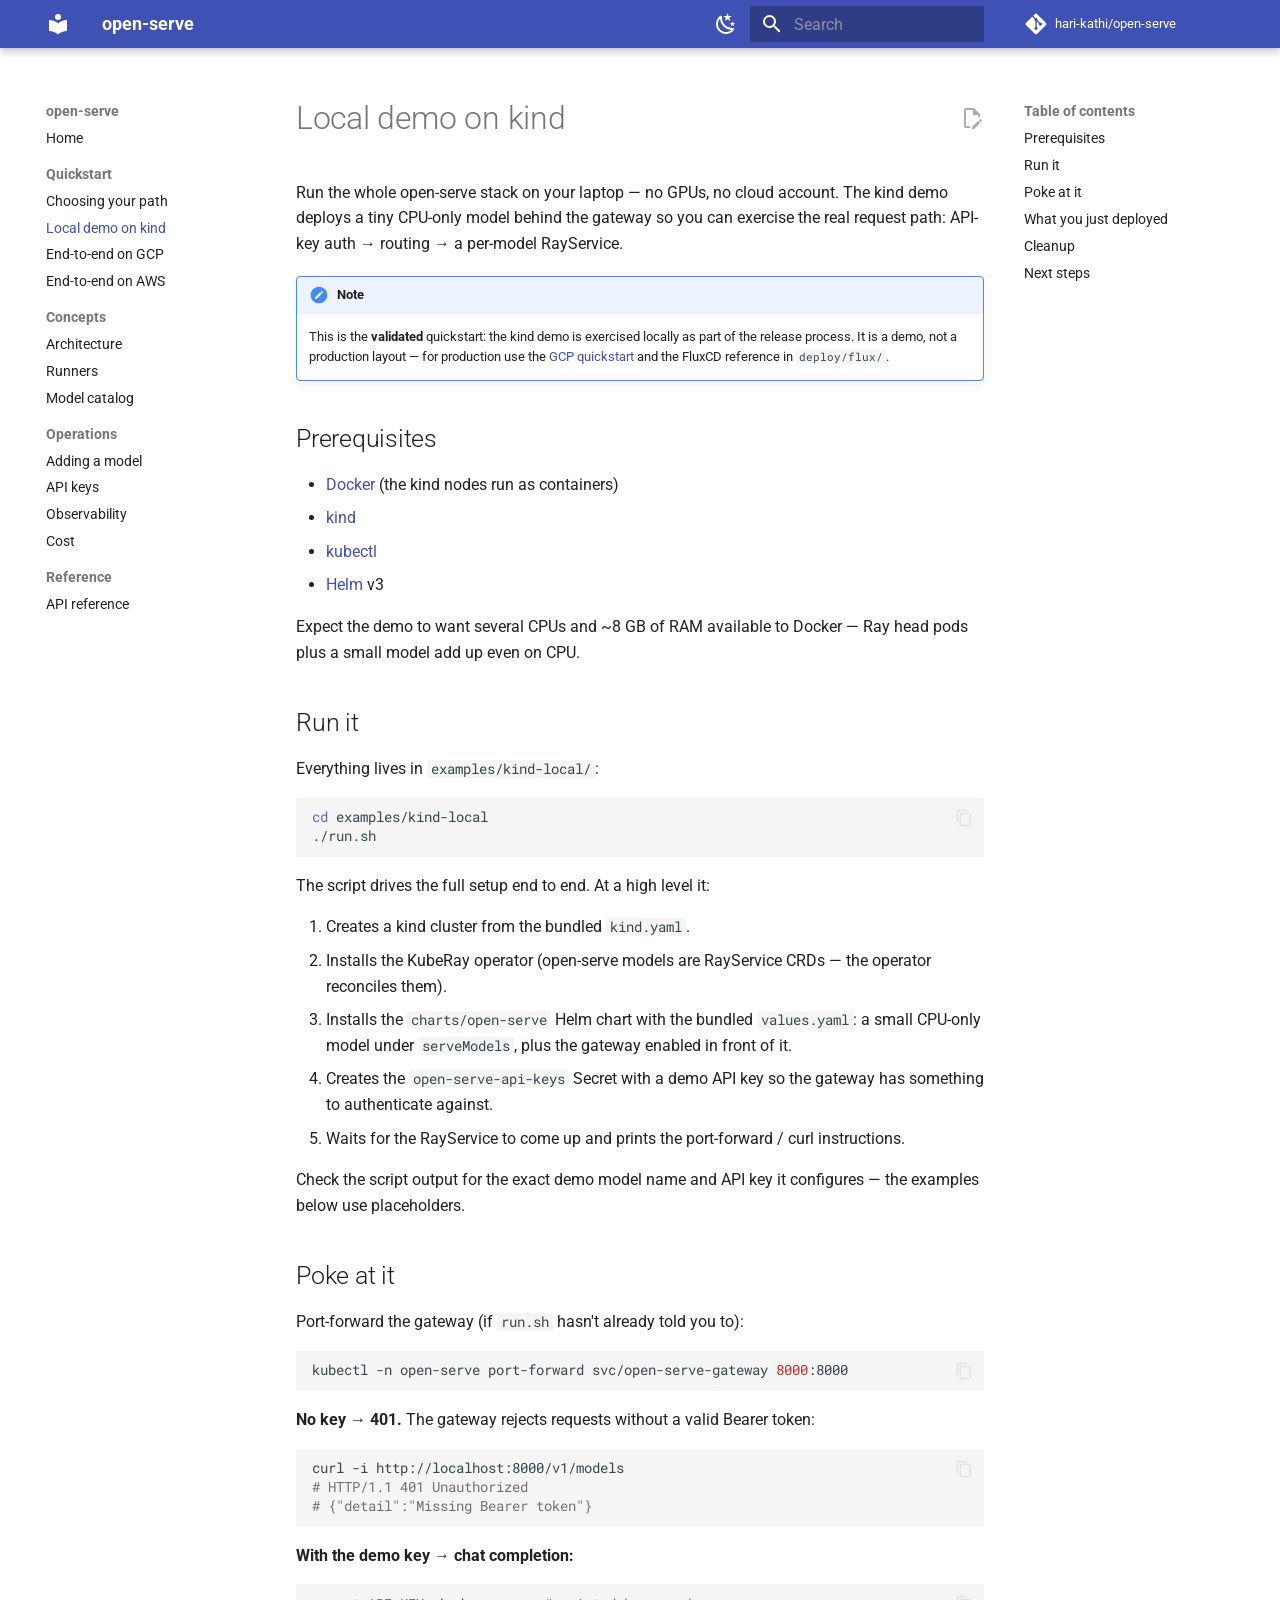
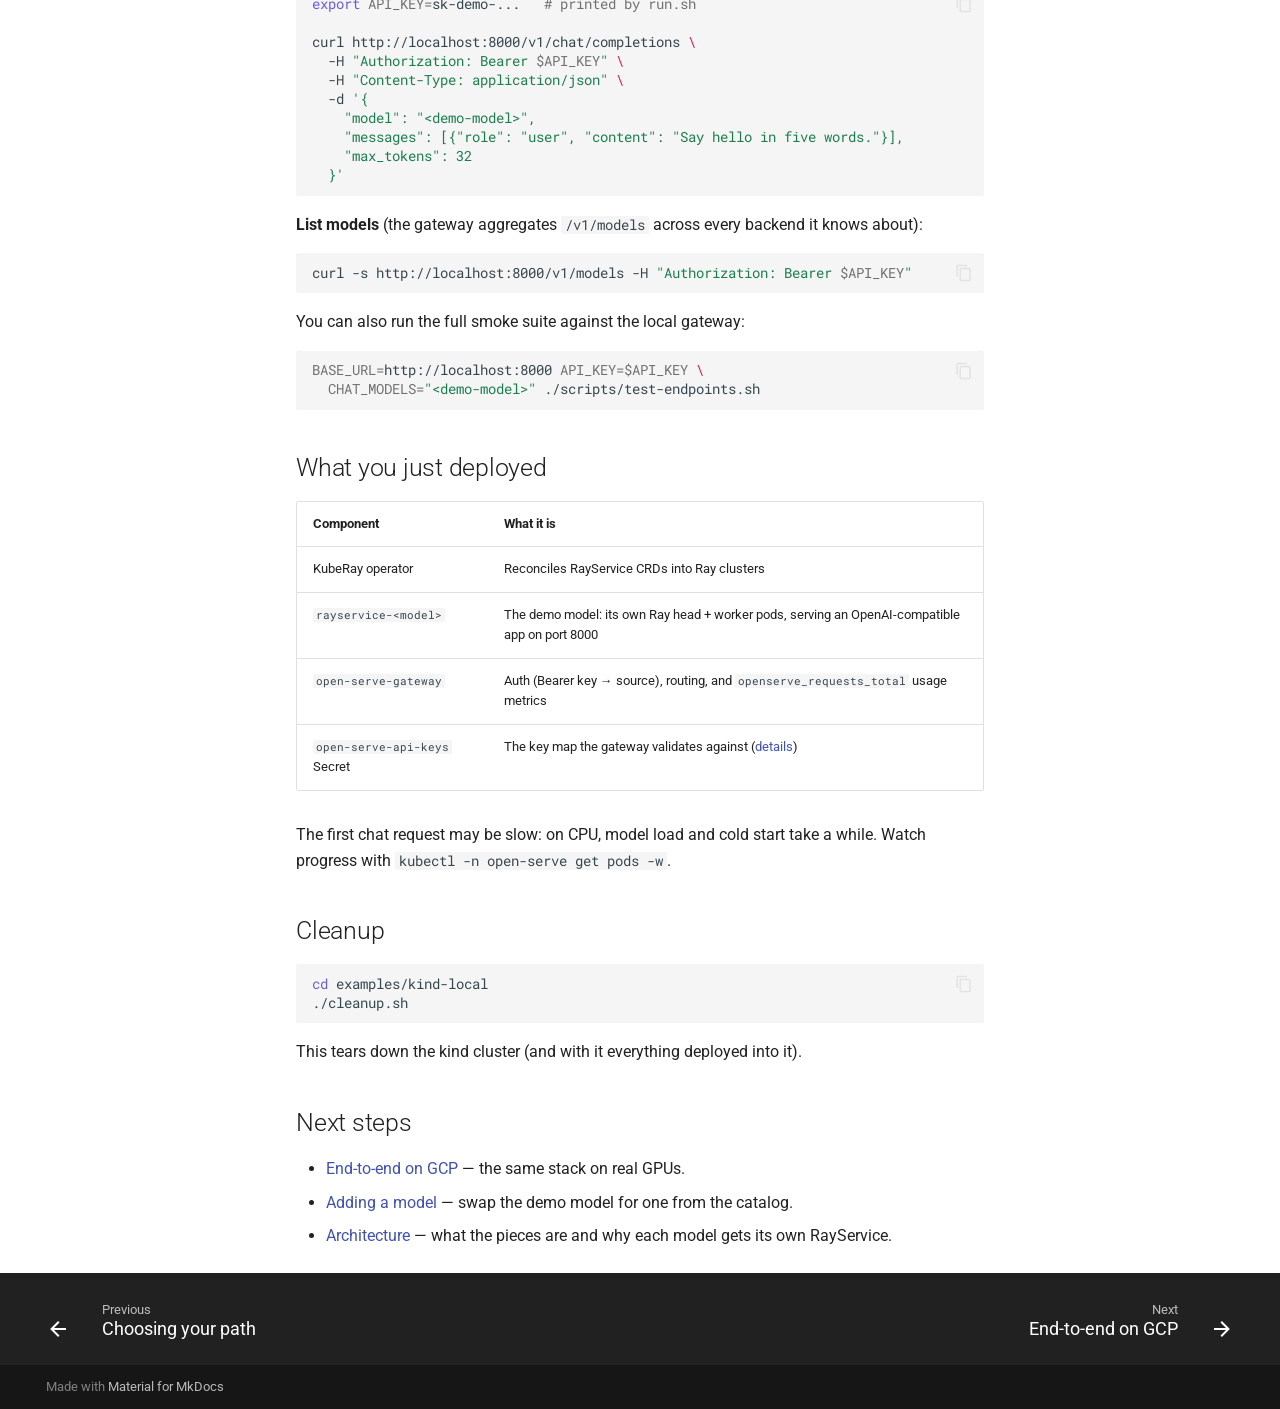
<file: quickstart/kind/index.html>
<!doctype html>
<html lang="en" class="no-js">
  <head>
    
      <meta charset="utf-8">
      <meta name="viewport" content="width=device-width,initial-scale=1">
      
        <meta name="description" content="An open, batteries-included model-serving framework for Kubernetes, built on Ray Serve, Ray Serve LLM, and vLLM.">
      
      
      
        <link rel="canonical" href="https://hari-kathi.github.io/open-serve/quickstart/kind/">
      
      
        <link rel="prev" href="../">
      
      
        <link rel="next" href="../gcp/">
      
      
        
      
      
      <link rel="icon" href="../../assets/images/favicon.png">
      <meta name="generator" content="mkdocs-1.6.1, mkdocs-material-9.7.7">
    
    
      
        <title>Local demo on kind - open-serve</title>
      
    
    
      <link rel="stylesheet" href="../../assets/stylesheets/main.ec1eaa64.min.css">
      
        
        <link rel="stylesheet" href="../../assets/stylesheets/palette.ab4e12ef.min.css">
      
      


    
    
      
    
    
      
        
        
        <link rel="preconnect" href="https://fonts.gstatic.com" crossorigin>
        <link rel="stylesheet" href="https://fonts.googleapis.com/css?family=Roboto:300,300i,400,400i,700,700i%7CRoboto+Mono:400,400i,700,700i&display=fallback">
        <style>:root{--md-text-font:"Roboto";--md-code-font:"Roboto Mono"}</style>
      
    
    
    <script>__md_scope=new URL("../..",location),__md_hash=e=>[...e].reduce(((e,_)=>(e<<5)-e+_.charCodeAt(0)),0),__md_get=(e,_=localStorage,t=__md_scope)=>JSON.parse(_.getItem(t.pathname+"."+e)),__md_set=(e,_,t=localStorage,a=__md_scope)=>{try{t.setItem(a.pathname+"."+e,JSON.stringify(_))}catch(e){}}</script>
    
      

    
    
  </head>
  
  
    
    
      
    
    
    
    
    <body dir="ltr" data-md-color-scheme="default" data-md-color-primary="indigo" data-md-color-accent="indigo">
  
    
    <input class="md-toggle" data-md-toggle="drawer" type="checkbox" id="__drawer" autocomplete="off">
    <input class="md-toggle" data-md-toggle="search" type="checkbox" id="__search" autocomplete="off">
    <label class="md-overlay" for="__drawer"></label>
    <div data-md-component="skip">
      
        
        <a href="#local-demo-on-kind" class="md-skip">
          Skip to content
        </a>
      
    </div>
    <div data-md-component="announce">
      
    </div>
    
    
      

  

<header class="md-header md-header--shadow" data-md-component="header">
  <nav class="md-header__inner md-grid" aria-label="Header">
    <a href="../.." title="open-serve" class="md-header__button md-logo" aria-label="open-serve" data-md-component="logo">
      
  
  <svg xmlns="http://www.w3.org/2000/svg" viewBox="0 0 24 24"><path d="M12 8a3 3 0 0 0 3-3 3 3 0 0 0-3-3 3 3 0 0 0-3 3 3 3 0 0 0 3 3m0 3.54C9.64 9.35 6.5 8 3 8v11c3.5 0 6.64 1.35 9 3.54 2.36-2.19 5.5-3.54 9-3.54V8c-3.5 0-6.64 1.35-9 3.54"/></svg>

    </a>
    <label class="md-header__button md-icon" for="__drawer">
      
      <svg xmlns="http://www.w3.org/2000/svg" viewBox="0 0 24 24"><path d="M3 6h18v2H3zm0 5h18v2H3zm0 5h18v2H3z"/></svg>
    </label>
    <div class="md-header__title" data-md-component="header-title">
      <div class="md-header__ellipsis">
        <div class="md-header__topic">
          <span class="md-ellipsis">
            open-serve
          </span>
        </div>
        <div class="md-header__topic" data-md-component="header-topic">
          <span class="md-ellipsis">
            
              Local demo on kind
            
          </span>
        </div>
      </div>
    </div>
    
      
        <form class="md-header__option" data-md-component="palette">
  
    
    
    
    <input class="md-option" data-md-color-media="(prefers-color-scheme: light)" data-md-color-scheme="default" data-md-color-primary="indigo" data-md-color-accent="indigo"  aria-label="Switch to dark mode"  type="radio" name="__palette" id="__palette_0">
    
      <label class="md-header__button md-icon" title="Switch to dark mode" for="__palette_1" hidden>
        <svg xmlns="http://www.w3.org/2000/svg" viewBox="0 0 24 24"><path d="m17.75 4.09-2.53 1.94.91 3.06-2.63-1.81-2.63 1.81.91-3.06-2.53-1.94L12.44 4l1.06-3 1.06 3zm3.5 6.91-1.64 1.25.59 1.98-1.7-1.17-1.7 1.17.59-1.98L15.75 11l2.06-.05L18.5 9l.69 1.95zm-2.28 4.95c.83-.08 1.72 1.1 1.19 1.85-.32.45-.66.87-1.08 1.27C15.17 23 8.84 23 4.94 19.07c-3.91-3.9-3.91-10.24 0-14.14.4-.4.82-.76 1.27-1.08.75-.53 1.93.36 1.85 1.19-.27 2.86.69 5.83 2.89 8.02a9.96 9.96 0 0 0 8.02 2.89m-1.64 2.02a12.08 12.08 0 0 1-7.8-3.47c-2.17-2.19-3.33-5-3.49-7.82-2.81 3.14-2.7 7.96.31 10.98 3.02 3.01 7.84 3.12 10.98.31"/></svg>
      </label>
    
  
    
    
    
    <input class="md-option" data-md-color-media="(prefers-color-scheme: dark)" data-md-color-scheme="slate" data-md-color-primary="indigo" data-md-color-accent="indigo"  aria-label="Switch to light mode"  type="radio" name="__palette" id="__palette_1">
    
      <label class="md-header__button md-icon" title="Switch to light mode" for="__palette_0" hidden>
        <svg xmlns="http://www.w3.org/2000/svg" viewBox="0 0 24 24"><path d="M12 7a5 5 0 0 1 5 5 5 5 0 0 1-5 5 5 5 0 0 1-5-5 5 5 0 0 1 5-5m0 2a3 3 0 0 0-3 3 3 3 0 0 0 3 3 3 3 0 0 0 3-3 3 3 0 0 0-3-3m0-7 2.39 3.42C13.65 5.15 12.84 5 12 5s-1.65.15-2.39.42zM3.34 7l4.16-.35A7.2 7.2 0 0 0 5.94 8.5c-.44.74-.69 1.5-.83 2.29zm.02 10 1.76-3.77a7.131 7.131 0 0 0 2.38 4.14zM20.65 7l-1.77 3.79a7.02 7.02 0 0 0-2.38-4.15zm-.01 10-4.14.36c.59-.51 1.12-1.14 1.54-1.86.42-.73.69-1.5.83-2.29zM12 22l-2.41-3.44c.74.27 1.55.44 2.41.44.82 0 1.63-.17 2.37-.44z"/></svg>
      </label>
    
  
</form>
      
    
    
      <script>var palette=__md_get("__palette");if(palette&&palette.color){if("(prefers-color-scheme)"===palette.color.media){var media=matchMedia("(prefers-color-scheme: light)"),input=document.querySelector(media.matches?"[data-md-color-media='(prefers-color-scheme: light)']":"[data-md-color-media='(prefers-color-scheme: dark)']");palette.color.media=input.getAttribute("data-md-color-media"),palette.color.scheme=input.getAttribute("data-md-color-scheme"),palette.color.primary=input.getAttribute("data-md-color-primary"),palette.color.accent=input.getAttribute("data-md-color-accent")}for(var[key,value]of Object.entries(palette.color))document.body.setAttribute("data-md-color-"+key,value)}</script>
    
    
    
      
      
        <label class="md-header__button md-icon" for="__search">
          
          <svg xmlns="http://www.w3.org/2000/svg" viewBox="0 0 24 24"><path d="M9.5 3A6.5 6.5 0 0 1 16 9.5c0 1.61-.59 3.09-1.56 4.23l.27.27h.79l5 5-1.5 1.5-5-5v-.79l-.27-.27A6.52 6.52 0 0 1 9.5 16 6.5 6.5 0 0 1 3 9.5 6.5 6.5 0 0 1 9.5 3m0 2C7 5 5 7 5 9.5S7 14 9.5 14 14 12 14 9.5 12 5 9.5 5"/></svg>
        </label>
        <div class="md-search" data-md-component="search" role="dialog">
  <label class="md-search__overlay" for="__search"></label>
  <div class="md-search__inner" role="search">
    <form class="md-search__form" name="search">
      <input type="text" class="md-search__input" name="query" aria-label="Search" placeholder="Search" autocapitalize="off" autocorrect="off" autocomplete="off" spellcheck="false" data-md-component="search-query" required>
      <label class="md-search__icon md-icon" for="__search">
        
        <svg xmlns="http://www.w3.org/2000/svg" viewBox="0 0 24 24"><path d="M9.5 3A6.5 6.5 0 0 1 16 9.5c0 1.61-.59 3.09-1.56 4.23l.27.27h.79l5 5-1.5 1.5-5-5v-.79l-.27-.27A6.52 6.52 0 0 1 9.5 16 6.5 6.5 0 0 1 3 9.5 6.5 6.5 0 0 1 9.5 3m0 2C7 5 5 7 5 9.5S7 14 9.5 14 14 12 14 9.5 12 5 9.5 5"/></svg>
        
        <svg xmlns="http://www.w3.org/2000/svg" viewBox="0 0 24 24"><path d="M20 11v2H8l5.5 5.5-1.42 1.42L4.16 12l7.92-7.92L13.5 5.5 8 11z"/></svg>
      </label>
      <nav class="md-search__options" aria-label="Search">
        
        <button type="reset" class="md-search__icon md-icon" title="Clear" aria-label="Clear" tabindex="-1">
          
          <svg xmlns="http://www.w3.org/2000/svg" viewBox="0 0 24 24"><path d="M19 6.41 17.59 5 12 10.59 6.41 5 5 6.41 10.59 12 5 17.59 6.41 19 12 13.41 17.59 19 19 17.59 13.41 12z"/></svg>
        </button>
      </nav>
      
        <div class="md-search__suggest" data-md-component="search-suggest"></div>
      
    </form>
    <div class="md-search__output">
      <div class="md-search__scrollwrap" tabindex="0" data-md-scrollfix>
        <div class="md-search-result" data-md-component="search-result">
          <div class="md-search-result__meta">
            Initializing search
          </div>
          <ol class="md-search-result__list" role="presentation"></ol>
        </div>
      </div>
    </div>
  </div>
</div>
      
    
    
      <div class="md-header__source">
        <a href="https://github.com/hari-kathi/open-serve" title="Go to repository" class="md-source" data-md-component="source">
  <div class="md-source__icon md-icon">
    
    <svg xmlns="http://www.w3.org/2000/svg" viewBox="0 0 448 512"><!--! Font Awesome Free 7.1.0 by @fontawesome - https://fontawesome.com License - https://fontawesome.com/license/free (Icons: CC BY 4.0, Fonts: SIL OFL 1.1, Code: MIT License) Copyright 2025 Fonticons, Inc.--><path d="M439.6 236.1 244 40.5c-5.4-5.5-12.8-8.5-20.4-8.5s-15 3-20.4 8.4L162.5 81l51.5 51.5c27.1-9.1 52.7 16.8 43.4 43.7l49.7 49.7c34.2-11.8 61.2 31 35.5 56.7-26.5 26.5-70.2-2.9-56-37.3L240.3 199v121.9c25.3 12.5 22.3 41.8 9.1 55-6.4 6.4-15.2 10.1-24.3 10.1s-17.8-3.6-24.3-10.1c-17.6-17.6-11.1-46.9 11.2-56v-123c-20.8-8.5-24.6-30.7-18.6-45L142.6 101 8.5 235.1C3 240.6 0 247.9 0 255.5s3 15 8.5 20.4l195.6 195.7c5.4 5.4 12.7 8.4 20.4 8.4s15-3 20.4-8.4l194.7-194.7c5.4-5.4 8.4-12.8 8.4-20.4s-3-15-8.4-20.4"/></svg>
  </div>
  <div class="md-source__repository">
    hari-kathi/open-serve
  </div>
</a>
      </div>
    
  </nav>
  
</header>
    
    <div class="md-container" data-md-component="container">
      
      
        
          
        
      
      <main class="md-main" data-md-component="main">
        <div class="md-main__inner md-grid">
          
            
              
              <div class="md-sidebar md-sidebar--primary" data-md-component="sidebar" data-md-type="navigation" >
                <div class="md-sidebar__scrollwrap">
                  <div class="md-sidebar__inner">
                    



<nav class="md-nav md-nav--primary" aria-label="Navigation" data-md-level="0">
  <label class="md-nav__title" for="__drawer">
    <a href="../.." title="open-serve" class="md-nav__button md-logo" aria-label="open-serve" data-md-component="logo">
      
  
  <svg xmlns="http://www.w3.org/2000/svg" viewBox="0 0 24 24"><path d="M12 8a3 3 0 0 0 3-3 3 3 0 0 0-3-3 3 3 0 0 0-3 3 3 3 0 0 0 3 3m0 3.54C9.64 9.35 6.5 8 3 8v11c3.5 0 6.64 1.35 9 3.54 2.36-2.19 5.5-3.54 9-3.54V8c-3.5 0-6.64 1.35-9 3.54"/></svg>

    </a>
    open-serve
  </label>
  
    <div class="md-nav__source">
      <a href="https://github.com/hari-kathi/open-serve" title="Go to repository" class="md-source" data-md-component="source">
  <div class="md-source__icon md-icon">
    
    <svg xmlns="http://www.w3.org/2000/svg" viewBox="0 0 448 512"><!--! Font Awesome Free 7.1.0 by @fontawesome - https://fontawesome.com License - https://fontawesome.com/license/free (Icons: CC BY 4.0, Fonts: SIL OFL 1.1, Code: MIT License) Copyright 2025 Fonticons, Inc.--><path d="M439.6 236.1 244 40.5c-5.4-5.5-12.8-8.5-20.4-8.5s-15 3-20.4 8.4L162.5 81l51.5 51.5c27.1-9.1 52.7 16.8 43.4 43.7l49.7 49.7c34.2-11.8 61.2 31 35.5 56.7-26.5 26.5-70.2-2.9-56-37.3L240.3 199v121.9c25.3 12.5 22.3 41.8 9.1 55-6.4 6.4-15.2 10.1-24.3 10.1s-17.8-3.6-24.3-10.1c-17.6-17.6-11.1-46.9 11.2-56v-123c-20.8-8.5-24.6-30.7-18.6-45L142.6 101 8.5 235.1C3 240.6 0 247.9 0 255.5s3 15 8.5 20.4l195.6 195.7c5.4 5.4 12.7 8.4 20.4 8.4s15-3 20.4-8.4l194.7-194.7c5.4-5.4 8.4-12.8 8.4-20.4s-3-15-8.4-20.4"/></svg>
  </div>
  <div class="md-source__repository">
    hari-kathi/open-serve
  </div>
</a>
    </div>
  
  <ul class="md-nav__list" data-md-scrollfix>
    
      
      
  
  
  
  
    <li class="md-nav__item">
      <a href="../.." class="md-nav__link">
        
  
  
  <span class="md-ellipsis">
    
  
    Home
  

    
  </span>
  
  

      </a>
    </li>
  

    
      
      
  
  
    
  
  
  
    
    
    
    
      
        
        
      
    
    
    <li class="md-nav__item md-nav__item--active md-nav__item--section md-nav__item--nested">
      
        
        
        <input class="md-nav__toggle md-toggle " type="checkbox" id="__nav_2" checked>
        
          
          <label class="md-nav__link" for="__nav_2" id="__nav_2_label" tabindex="">
            
  
  
  <span class="md-ellipsis">
    
  
    Quickstart
  

    
  </span>
  
  

            <span class="md-nav__icon md-icon"></span>
          </label>
        
        <nav class="md-nav" data-md-level="1" aria-labelledby="__nav_2_label" aria-expanded="true">
          <label class="md-nav__title" for="__nav_2">
            <span class="md-nav__icon md-icon"></span>
            
  
    Quickstart
  

          </label>
          <ul class="md-nav__list" data-md-scrollfix>
            
              
                
  
  
  
  
    <li class="md-nav__item">
      <a href="../" class="md-nav__link">
        
  
  
  <span class="md-ellipsis">
    
  
    Choosing your path
  

    
  </span>
  
  

      </a>
    </li>
  

              
            
              
                
  
  
    
  
  
  
    <li class="md-nav__item md-nav__item--active">
      
      <input class="md-nav__toggle md-toggle" type="checkbox" id="__toc">
      
      
        
      
      
        <label class="md-nav__link md-nav__link--active" for="__toc">
          
  
  
  <span class="md-ellipsis">
    
  
    Local demo on kind
  

    
  </span>
  
  

          <span class="md-nav__icon md-icon"></span>
        </label>
      
      <a href="./" class="md-nav__link md-nav__link--active">
        
  
  
  <span class="md-ellipsis">
    
  
    Local demo on kind
  

    
  </span>
  
  

      </a>
      
        

<nav class="md-nav md-nav--secondary" aria-label="Table of contents">
  
  
  
    
  
  
    <label class="md-nav__title" for="__toc">
      <span class="md-nav__icon md-icon"></span>
      Table of contents
    </label>
    <ul class="md-nav__list" data-md-component="toc" data-md-scrollfix>
      
        <li class="md-nav__item">
  <a href="#prerequisites" class="md-nav__link">
    <span class="md-ellipsis">
      
        Prerequisites
      
    </span>
  </a>
  
</li>
      
        <li class="md-nav__item">
  <a href="#run-it" class="md-nav__link">
    <span class="md-ellipsis">
      
        Run it
      
    </span>
  </a>
  
</li>
      
        <li class="md-nav__item">
  <a href="#poke-at-it" class="md-nav__link">
    <span class="md-ellipsis">
      
        Poke at it
      
    </span>
  </a>
  
</li>
      
        <li class="md-nav__item">
  <a href="#what-you-just-deployed" class="md-nav__link">
    <span class="md-ellipsis">
      
        What you just deployed
      
    </span>
  </a>
  
</li>
      
        <li class="md-nav__item">
  <a href="#cleanup" class="md-nav__link">
    <span class="md-ellipsis">
      
        Cleanup
      
    </span>
  </a>
  
</li>
      
        <li class="md-nav__item">
  <a href="#next-steps" class="md-nav__link">
    <span class="md-ellipsis">
      
        Next steps
      
    </span>
  </a>
  
</li>
      
    </ul>
  
</nav>
      
    </li>
  

              
            
              
                
  
  
  
  
    <li class="md-nav__item">
      <a href="../gcp/" class="md-nav__link">
        
  
  
  <span class="md-ellipsis">
    
  
    End-to-end on GCP
  

    
  </span>
  
  

      </a>
    </li>
  

              
            
              
                
  
  
  
  
    <li class="md-nav__item">
      <a href="../aws/" class="md-nav__link">
        
  
  
  <span class="md-ellipsis">
    
  
    End-to-end on AWS
  

    
  </span>
  
  

      </a>
    </li>
  

              
            
          </ul>
        </nav>
      
    </li>
  

    
      
      
  
  
  
  
    
    
    
    
      
        
        
      
    
    
    <li class="md-nav__item md-nav__item--section md-nav__item--nested">
      
        
        
        <input class="md-nav__toggle md-toggle " type="checkbox" id="__nav_3" >
        
          
          <label class="md-nav__link" for="__nav_3" id="__nav_3_label" tabindex="">
            
  
  
  <span class="md-ellipsis">
    
  
    Concepts
  

    
  </span>
  
  

            <span class="md-nav__icon md-icon"></span>
          </label>
        
        <nav class="md-nav" data-md-level="1" aria-labelledby="__nav_3_label" aria-expanded="false">
          <label class="md-nav__title" for="__nav_3">
            <span class="md-nav__icon md-icon"></span>
            
  
    Concepts
  

          </label>
          <ul class="md-nav__list" data-md-scrollfix>
            
              
                
  
  
  
  
    <li class="md-nav__item">
      <a href="../../concepts/architecture/" class="md-nav__link">
        
  
  
  <span class="md-ellipsis">
    
  
    Architecture
  

    
  </span>
  
  

      </a>
    </li>
  

              
            
              
                
  
  
  
  
    <li class="md-nav__item">
      <a href="../../concepts/runners/" class="md-nav__link">
        
  
  
  <span class="md-ellipsis">
    
  
    Runners
  

    
  </span>
  
  

      </a>
    </li>
  

              
            
              
                
  
  
  
  
    <li class="md-nav__item">
      <a href="../../concepts/model-catalog/" class="md-nav__link">
        
  
  
  <span class="md-ellipsis">
    
  
    Model catalog
  

    
  </span>
  
  

      </a>
    </li>
  

              
            
          </ul>
        </nav>
      
    </li>
  

    
      
      
  
  
  
  
    
    
    
    
      
        
        
      
    
    
    <li class="md-nav__item md-nav__item--section md-nav__item--nested">
      
        
        
        <input class="md-nav__toggle md-toggle " type="checkbox" id="__nav_4" >
        
          
          <label class="md-nav__link" for="__nav_4" id="__nav_4_label" tabindex="">
            
  
  
  <span class="md-ellipsis">
    
  
    Operations
  

    
  </span>
  
  

            <span class="md-nav__icon md-icon"></span>
          </label>
        
        <nav class="md-nav" data-md-level="1" aria-labelledby="__nav_4_label" aria-expanded="false">
          <label class="md-nav__title" for="__nav_4">
            <span class="md-nav__icon md-icon"></span>
            
  
    Operations
  

          </label>
          <ul class="md-nav__list" data-md-scrollfix>
            
              
                
  
  
  
  
    <li class="md-nav__item">
      <a href="../../operations/adding-a-model/" class="md-nav__link">
        
  
  
  <span class="md-ellipsis">
    
  
    Adding a model
  

    
  </span>
  
  

      </a>
    </li>
  

              
            
              
                
  
  
  
  
    <li class="md-nav__item">
      <a href="../../operations/api-keys/" class="md-nav__link">
        
  
  
  <span class="md-ellipsis">
    
  
    API keys
  

    
  </span>
  
  

      </a>
    </li>
  

              
            
              
                
  
  
  
  
    <li class="md-nav__item">
      <a href="../../operations/observability/" class="md-nav__link">
        
  
  
  <span class="md-ellipsis">
    
  
    Observability
  

    
  </span>
  
  

      </a>
    </li>
  

              
            
              
                
  
  
  
  
    <li class="md-nav__item">
      <a href="../../operations/cost/" class="md-nav__link">
        
  
  
  <span class="md-ellipsis">
    
  
    Cost
  

    
  </span>
  
  

      </a>
    </li>
  

              
            
          </ul>
        </nav>
      
    </li>
  

    
      
      
  
  
  
  
    
    
    
    
      
        
        
      
    
    
    <li class="md-nav__item md-nav__item--section md-nav__item--nested">
      
        
        
        <input class="md-nav__toggle md-toggle " type="checkbox" id="__nav_5" >
        
          
          <label class="md-nav__link" for="__nav_5" id="__nav_5_label" tabindex="">
            
  
  
  <span class="md-ellipsis">
    
  
    Reference
  

    
  </span>
  
  

            <span class="md-nav__icon md-icon"></span>
          </label>
        
        <nav class="md-nav" data-md-level="1" aria-labelledby="__nav_5_label" aria-expanded="false">
          <label class="md-nav__title" for="__nav_5">
            <span class="md-nav__icon md-icon"></span>
            
  
    Reference
  

          </label>
          <ul class="md-nav__list" data-md-scrollfix>
            
              
                
  
  
  
  
    <li class="md-nav__item">
      <a href="../../reference/api/" class="md-nav__link">
        
  
  
  <span class="md-ellipsis">
    
  
    API reference
  

    
  </span>
  
  

      </a>
    </li>
  

              
            
          </ul>
        </nav>
      
    </li>
  

    
  </ul>
</nav>
                  </div>
                </div>
              </div>
            
            
              
              <div class="md-sidebar md-sidebar--secondary" data-md-component="sidebar" data-md-type="toc" >
                <div class="md-sidebar__scrollwrap">
                  <div class="md-sidebar__inner">
                    

<nav class="md-nav md-nav--secondary" aria-label="Table of contents">
  
  
  
    
  
  
    <label class="md-nav__title" for="__toc">
      <span class="md-nav__icon md-icon"></span>
      Table of contents
    </label>
    <ul class="md-nav__list" data-md-component="toc" data-md-scrollfix>
      
        <li class="md-nav__item">
  <a href="#prerequisites" class="md-nav__link">
    <span class="md-ellipsis">
      
        Prerequisites
      
    </span>
  </a>
  
</li>
      
        <li class="md-nav__item">
  <a href="#run-it" class="md-nav__link">
    <span class="md-ellipsis">
      
        Run it
      
    </span>
  </a>
  
</li>
      
        <li class="md-nav__item">
  <a href="#poke-at-it" class="md-nav__link">
    <span class="md-ellipsis">
      
        Poke at it
      
    </span>
  </a>
  
</li>
      
        <li class="md-nav__item">
  <a href="#what-you-just-deployed" class="md-nav__link">
    <span class="md-ellipsis">
      
        What you just deployed
      
    </span>
  </a>
  
</li>
      
        <li class="md-nav__item">
  <a href="#cleanup" class="md-nav__link">
    <span class="md-ellipsis">
      
        Cleanup
      
    </span>
  </a>
  
</li>
      
        <li class="md-nav__item">
  <a href="#next-steps" class="md-nav__link">
    <span class="md-ellipsis">
      
        Next steps
      
    </span>
  </a>
  
</li>
      
    </ul>
  
</nav>
                  </div>
                </div>
              </div>
            
          
          
            <div class="md-content" data-md-component="content">
              
              <article class="md-content__inner md-typeset">
                
                  


  
    <a href="https://github.com/hari-kathi/open-serve/edit/main/docs/quickstart/kind.md" title="Edit this page" class="md-content__button md-icon" rel="edit">
      
      <svg xmlns="http://www.w3.org/2000/svg" viewBox="0 0 24 24"><path d="M10 20H6V4h7v5h5v3.1l2-2V8l-6-6H6c-1.1 0-2 .9-2 2v16c0 1.1.9 2 2 2h4zm10.2-7c.1 0 .3.1.4.2l1.3 1.3c.2.2.2.6 0 .8l-1 1-2.1-2.1 1-1c.1-.1.2-.2.4-.2m0 3.9L14.1 23H12v-2.1l6.1-6.1z"/></svg>
    </a>
  
  


<h1 id="local-demo-on-kind">Local demo on kind<a class="headerlink" href="#local-demo-on-kind" title="Permanent link">&para;</a></h1>
<p>Run the whole open-serve stack on your laptop — no GPUs, no cloud account. The kind demo deploys a tiny CPU-only model behind the gateway so you can exercise the real request path: API-key auth → routing → a per-model RayService.</p>
<div class="admonition note">
<p class="admonition-title">Note</p>
<p>This is the <strong>validated</strong> quickstart: the kind demo is exercised locally as part of the release process. It is a demo, not a production layout — for production use the <a href="../gcp/">GCP quickstart</a> and the FluxCD reference in <code>deploy/flux/</code>.</p>
</div>
<h2 id="prerequisites">Prerequisites<a class="headerlink" href="#prerequisites" title="Permanent link">&para;</a></h2>
<ul>
<li><a href="https://docs.docker.com/get-docker/">Docker</a> (the kind nodes run as containers)</li>
<li><a href="https://kind.sigs.k8s.io/">kind</a></li>
<li><a href="https://kubernetes.io/docs/tasks/tools/">kubectl</a></li>
<li><a href="https://helm.sh/docs/intro/install/">Helm</a> v3</li>
</ul>
<p>Expect the demo to want several CPUs and ~8 GB of RAM available to Docker — Ray head pods plus a small model add up even on CPU.</p>
<h2 id="run-it">Run it<a class="headerlink" href="#run-it" title="Permanent link">&para;</a></h2>
<p>Everything lives in <code>examples/kind-local/</code>:</p>
<div class="highlight"><pre><span></span><code><a id="__codelineno-0-1" name="__codelineno-0-1" href="#__codelineno-0-1"></a><span class="nb">cd</span><span class="w"> </span>examples/kind-local
<a id="__codelineno-0-2" name="__codelineno-0-2" href="#__codelineno-0-2"></a>./run.sh
</code></pre></div>
<p>The script drives the full setup end to end. At a high level it:</p>
<ol>
<li>Creates a kind cluster from the bundled <code>kind.yaml</code>.</li>
<li>Installs the KubeRay operator (open-serve models are RayService CRDs — the operator reconciles them).</li>
<li>Installs the <code>charts/open-serve</code> Helm chart with the bundled <code>values.yaml</code>: a small CPU-only model under <code>serveModels</code>, plus the gateway enabled in front of it.</li>
<li>Creates the <code>open-serve-api-keys</code> Secret with a demo API key so the gateway has something to authenticate against.</li>
<li>Waits for the RayService to come up and prints the port-forward / curl instructions.</li>
</ol>
<p>Check the script output for the exact demo model name and API key it configures — the examples below use placeholders.</p>
<h2 id="poke-at-it">Poke at it<a class="headerlink" href="#poke-at-it" title="Permanent link">&para;</a></h2>
<p>Port-forward the gateway (if <code>run.sh</code> hasn't already told you to):</p>
<div class="highlight"><pre><span></span><code><a id="__codelineno-1-1" name="__codelineno-1-1" href="#__codelineno-1-1"></a>kubectl<span class="w"> </span>-n<span class="w"> </span>open-serve<span class="w"> </span>port-forward<span class="w"> </span>svc/open-serve-gateway<span class="w"> </span><span class="m">8000</span>:8000
</code></pre></div>
<p><strong>No key → 401.</strong> The gateway rejects requests without a valid Bearer token:</p>
<div class="highlight"><pre><span></span><code><a id="__codelineno-2-1" name="__codelineno-2-1" href="#__codelineno-2-1"></a>curl<span class="w"> </span>-i<span class="w"> </span>http://localhost:8000/v1/models
<a id="__codelineno-2-2" name="__codelineno-2-2" href="#__codelineno-2-2"></a><span class="c1"># HTTP/1.1 401 Unauthorized</span>
<a id="__codelineno-2-3" name="__codelineno-2-3" href="#__codelineno-2-3"></a><span class="c1"># {"detail":"Missing Bearer token"}</span>
</code></pre></div>
<p><strong>With the demo key → chat completion:</strong></p>
<div class="highlight"><pre><span></span><code><a id="__codelineno-3-1" name="__codelineno-3-1" href="#__codelineno-3-1"></a><span class="nb">export</span><span class="w"> </span><span class="nv">API_KEY</span><span class="o">=</span>sk-demo-...<span class="w">   </span><span class="c1"># printed by run.sh</span>
<a id="__codelineno-3-2" name="__codelineno-3-2" href="#__codelineno-3-2"></a>
<a id="__codelineno-3-3" name="__codelineno-3-3" href="#__codelineno-3-3"></a>curl<span class="w"> </span>http://localhost:8000/v1/chat/completions<span class="w"> </span><span class="se">\</span>
<a id="__codelineno-3-4" name="__codelineno-3-4" href="#__codelineno-3-4"></a><span class="w">  </span>-H<span class="w"> </span><span class="s2">"Authorization: Bearer </span><span class="nv">$API_KEY</span><span class="s2">"</span><span class="w"> </span><span class="se">\</span>
<a id="__codelineno-3-5" name="__codelineno-3-5" href="#__codelineno-3-5"></a><span class="w">  </span>-H<span class="w"> </span><span class="s2">"Content-Type: application/json"</span><span class="w"> </span><span class="se">\</span>
<a id="__codelineno-3-6" name="__codelineno-3-6" href="#__codelineno-3-6"></a><span class="w">  </span>-d<span class="w"> </span><span class="s1">'{</span>
<a id="__codelineno-3-7" name="__codelineno-3-7" href="#__codelineno-3-7"></a><span class="s1">    "model": "&lt;demo-model&gt;",</span>
<a id="__codelineno-3-8" name="__codelineno-3-8" href="#__codelineno-3-8"></a><span class="s1">    "messages": [{"role": "user", "content": "Say hello in five words."}],</span>
<a id="__codelineno-3-9" name="__codelineno-3-9" href="#__codelineno-3-9"></a><span class="s1">    "max_tokens": 32</span>
<a id="__codelineno-3-10" name="__codelineno-3-10" href="#__codelineno-3-10"></a><span class="s1">  }'</span>
</code></pre></div>
<p><strong>List models</strong> (the gateway aggregates <code>/v1/models</code> across every backend it knows about):</p>
<div class="highlight"><pre><span></span><code><a id="__codelineno-4-1" name="__codelineno-4-1" href="#__codelineno-4-1"></a>curl<span class="w"> </span>-s<span class="w"> </span>http://localhost:8000/v1/models<span class="w"> </span>-H<span class="w"> </span><span class="s2">"Authorization: Bearer </span><span class="nv">$API_KEY</span><span class="s2">"</span>
</code></pre></div>
<p>You can also run the full smoke suite against the local gateway:</p>
<div class="highlight"><pre><span></span><code><a id="__codelineno-5-1" name="__codelineno-5-1" href="#__codelineno-5-1"></a><span class="nv">BASE_URL</span><span class="o">=</span>http://localhost:8000<span class="w"> </span><span class="nv">API_KEY</span><span class="o">=</span><span class="nv">$API_KEY</span><span class="w"> </span><span class="se">\</span>
<a id="__codelineno-5-2" name="__codelineno-5-2" href="#__codelineno-5-2"></a><span class="w">  </span><span class="nv">CHAT_MODELS</span><span class="o">=</span><span class="s2">"&lt;demo-model&gt;"</span><span class="w"> </span>./scripts/test-endpoints.sh
</code></pre></div>
<h2 id="what-you-just-deployed">What you just deployed<a class="headerlink" href="#what-you-just-deployed" title="Permanent link">&para;</a></h2>
<table>
<thead>
<tr>
<th>Component</th>
<th>What it is</th>
</tr>
</thead>
<tbody>
<tr>
<td>KubeRay operator</td>
<td>Reconciles RayService CRDs into Ray clusters</td>
</tr>
<tr>
<td><code>rayservice-&lt;model&gt;</code></td>
<td>The demo model: its own Ray head + worker pods, serving an OpenAI-compatible app on port 8000</td>
</tr>
<tr>
<td><code>open-serve-gateway</code></td>
<td>Auth (Bearer key → source), routing, and <code>openserve_requests_total</code> usage metrics</td>
</tr>
<tr>
<td><code>open-serve-api-keys</code> Secret</td>
<td>The key map the gateway validates against (<a href="../../operations/api-keys/">details</a>)</td>
</tr>
</tbody>
</table>
<p>The first chat request may be slow: on CPU, model load and cold start take a while. Watch progress with <code>kubectl -n open-serve get pods -w</code>.</p>
<h2 id="cleanup">Cleanup<a class="headerlink" href="#cleanup" title="Permanent link">&para;</a></h2>
<div class="highlight"><pre><span></span><code><a id="__codelineno-6-1" name="__codelineno-6-1" href="#__codelineno-6-1"></a><span class="nb">cd</span><span class="w"> </span>examples/kind-local
<a id="__codelineno-6-2" name="__codelineno-6-2" href="#__codelineno-6-2"></a>./cleanup.sh
</code></pre></div>
<p>This tears down the kind cluster (and with it everything deployed into it).</p>
<h2 id="next-steps">Next steps<a class="headerlink" href="#next-steps" title="Permanent link">&para;</a></h2>
<ul>
<li><a href="../gcp/">End-to-end on GCP</a> — the same stack on real GPUs.</li>
<li><a href="../../operations/adding-a-model/">Adding a model</a> — swap the demo model for one from the catalog.</li>
<li><a href="../../concepts/architecture/">Architecture</a> — what the pieces are and why each model gets its own RayService.</li>
</ul>












                
              </article>
            </div>
          
          
<script>var target=document.getElementById(location.hash.slice(1));target&&target.name&&(target.checked=target.name.startsWith("__tabbed_"))</script>
        </div>
        
          <button type="button" class="md-top md-icon" data-md-component="top" hidden>
  
  <svg xmlns="http://www.w3.org/2000/svg" viewBox="0 0 24 24"><path d="M13 20h-2V8l-5.5 5.5-1.42-1.42L12 4.16l7.92 7.92-1.42 1.42L13 8z"/></svg>
  Back to top
</button>
        
      </main>
      
        <footer class="md-footer">
  
    
      
      <nav class="md-footer__inner md-grid" aria-label="Footer" >
        
          
          <a href="../" class="md-footer__link md-footer__link--prev" aria-label="Previous: Choosing your path">
            <div class="md-footer__button md-icon">
              
              <svg xmlns="http://www.w3.org/2000/svg" viewBox="0 0 24 24"><path d="M20 11v2H8l5.5 5.5-1.42 1.42L4.16 12l7.92-7.92L13.5 5.5 8 11z"/></svg>
            </div>
            <div class="md-footer__title">
              <span class="md-footer__direction">
                Previous
              </span>
              <div class="md-ellipsis">
                Choosing your path
              </div>
            </div>
          </a>
        
        
          
          <a href="../gcp/" class="md-footer__link md-footer__link--next" aria-label="Next: End-to-end on GCP">
            <div class="md-footer__title">
              <span class="md-footer__direction">
                Next
              </span>
              <div class="md-ellipsis">
                End-to-end on GCP
              </div>
            </div>
            <div class="md-footer__button md-icon">
              
              <svg xmlns="http://www.w3.org/2000/svg" viewBox="0 0 24 24"><path d="M4 11v2h12l-5.5 5.5 1.42 1.42L19.84 12l-7.92-7.92L10.5 5.5 16 11z"/></svg>
            </div>
          </a>
        
      </nav>
    
  
  <div class="md-footer-meta md-typeset">
    <div class="md-footer-meta__inner md-grid">
      <div class="md-copyright">
  
  
    Made with
    <a href="https://squidfunk.github.io/mkdocs-material/" target="_blank" rel="noopener">
      Material for MkDocs
    </a>
  
</div>
      
    </div>
  </div>
</footer>
      
    </div>
    <div class="md-dialog" data-md-component="dialog">
      <div class="md-dialog__inner md-typeset"></div>
    </div>
    
    
    
      
      
      <script id="__config" type="application/json">{"annotate": null, "base": "../..", "features": ["navigation.sections", "navigation.top", "navigation.footer", "content.code.copy", "content.action.edit", "search.suggest", "search.highlight"], "search": "../../assets/javascripts/workers/search.2c215733.min.js", "tags": null, "translations": {"clipboard.copied": "Copied to clipboard", "clipboard.copy": "Copy to clipboard", "search.result.more.one": "1 more on this page", "search.result.more.other": "# more on this page", "search.result.none": "No matching documents", "search.result.one": "1 matching document", "search.result.other": "# matching documents", "search.result.placeholder": "Type to start searching", "search.result.term.missing": "Missing", "select.version": "Select version"}, "version": null}</script>
    
    
      <script src="../../assets/javascripts/bundle.d7400e89.min.js"></script>
      
    
  </body>
</html>
</file>
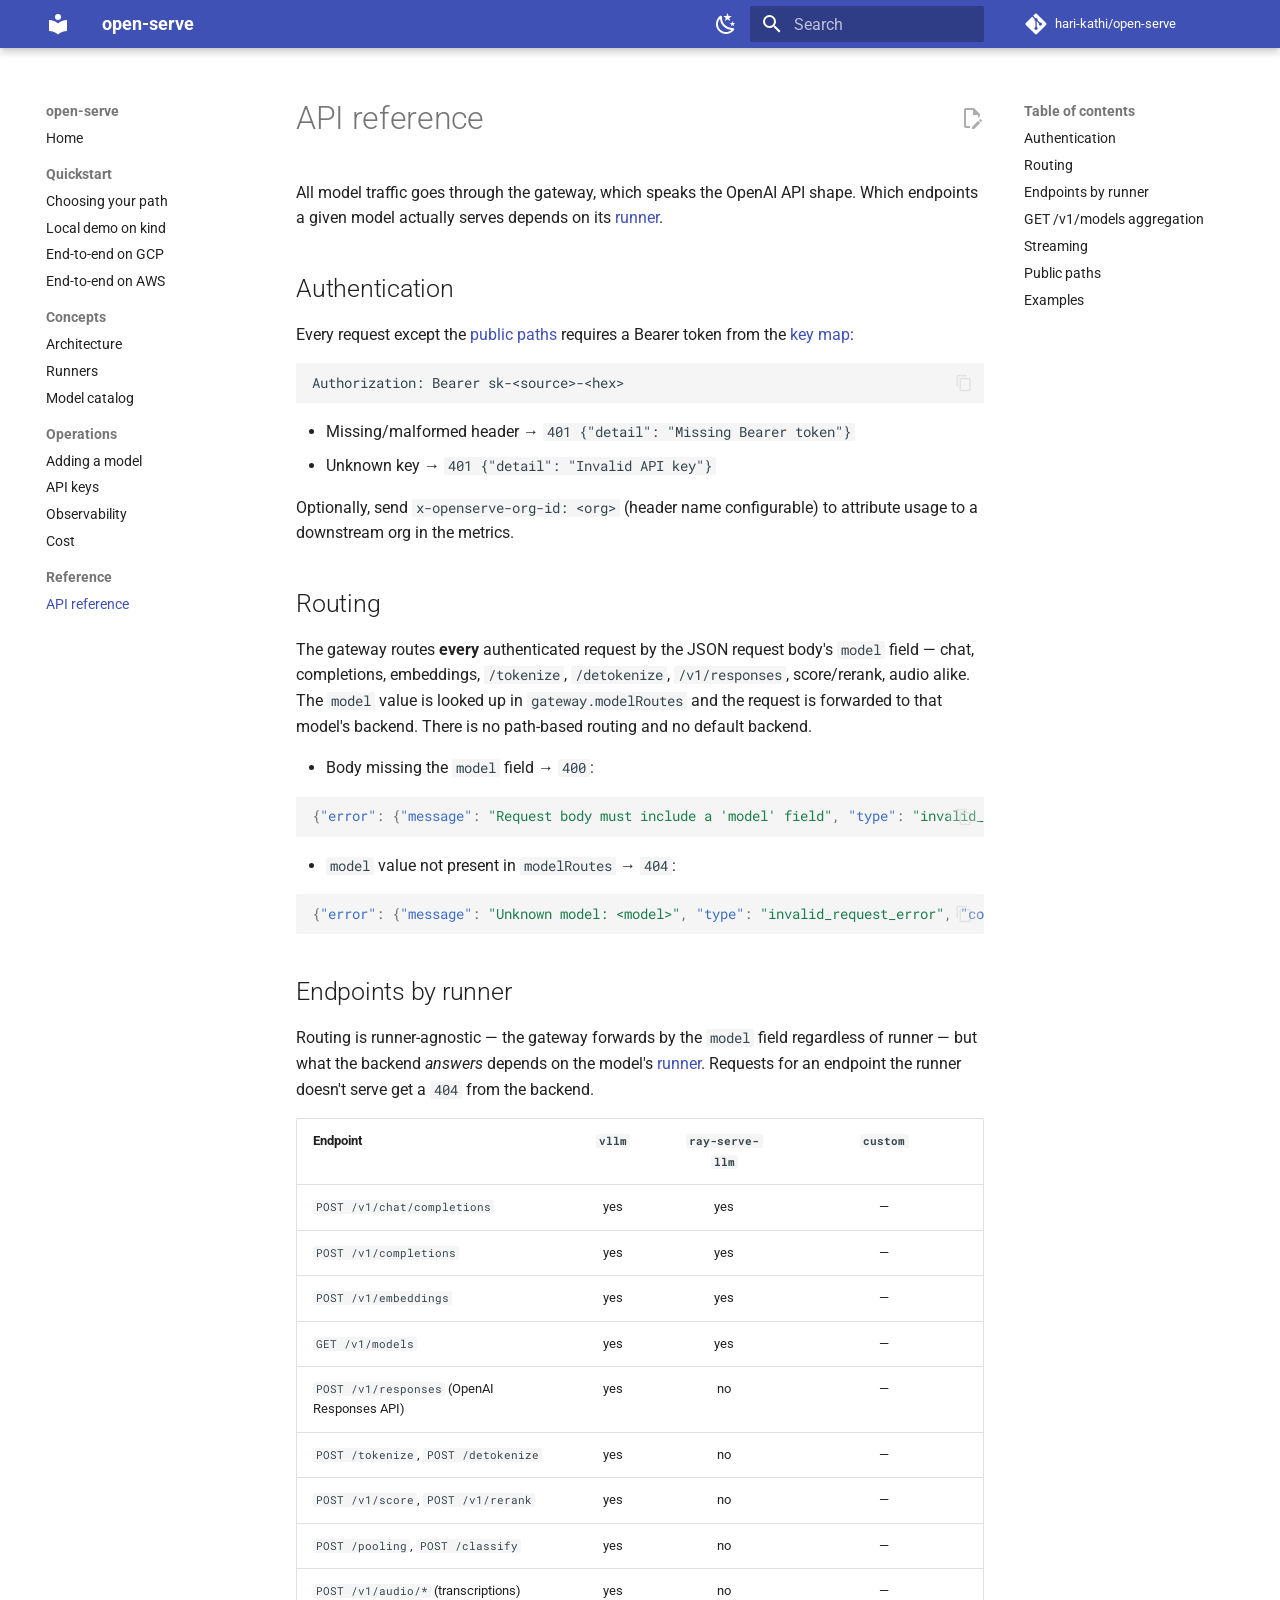
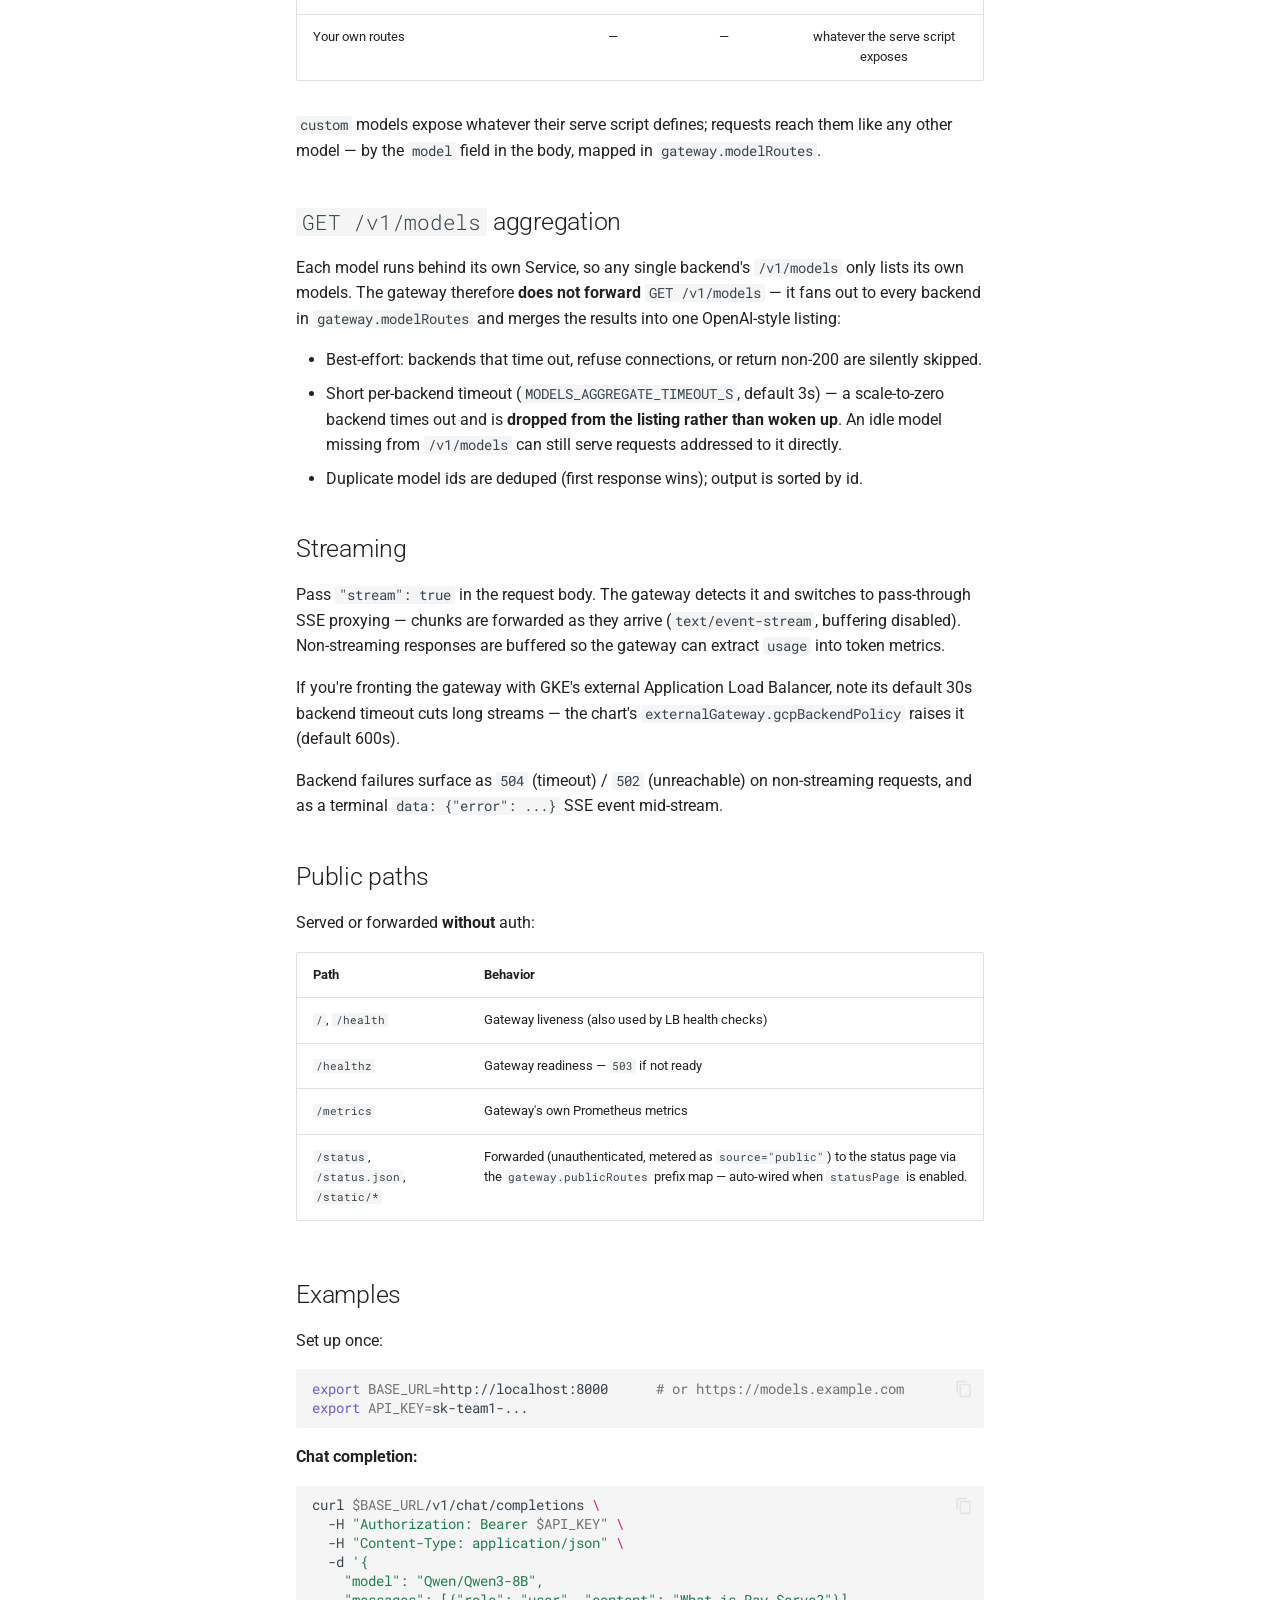
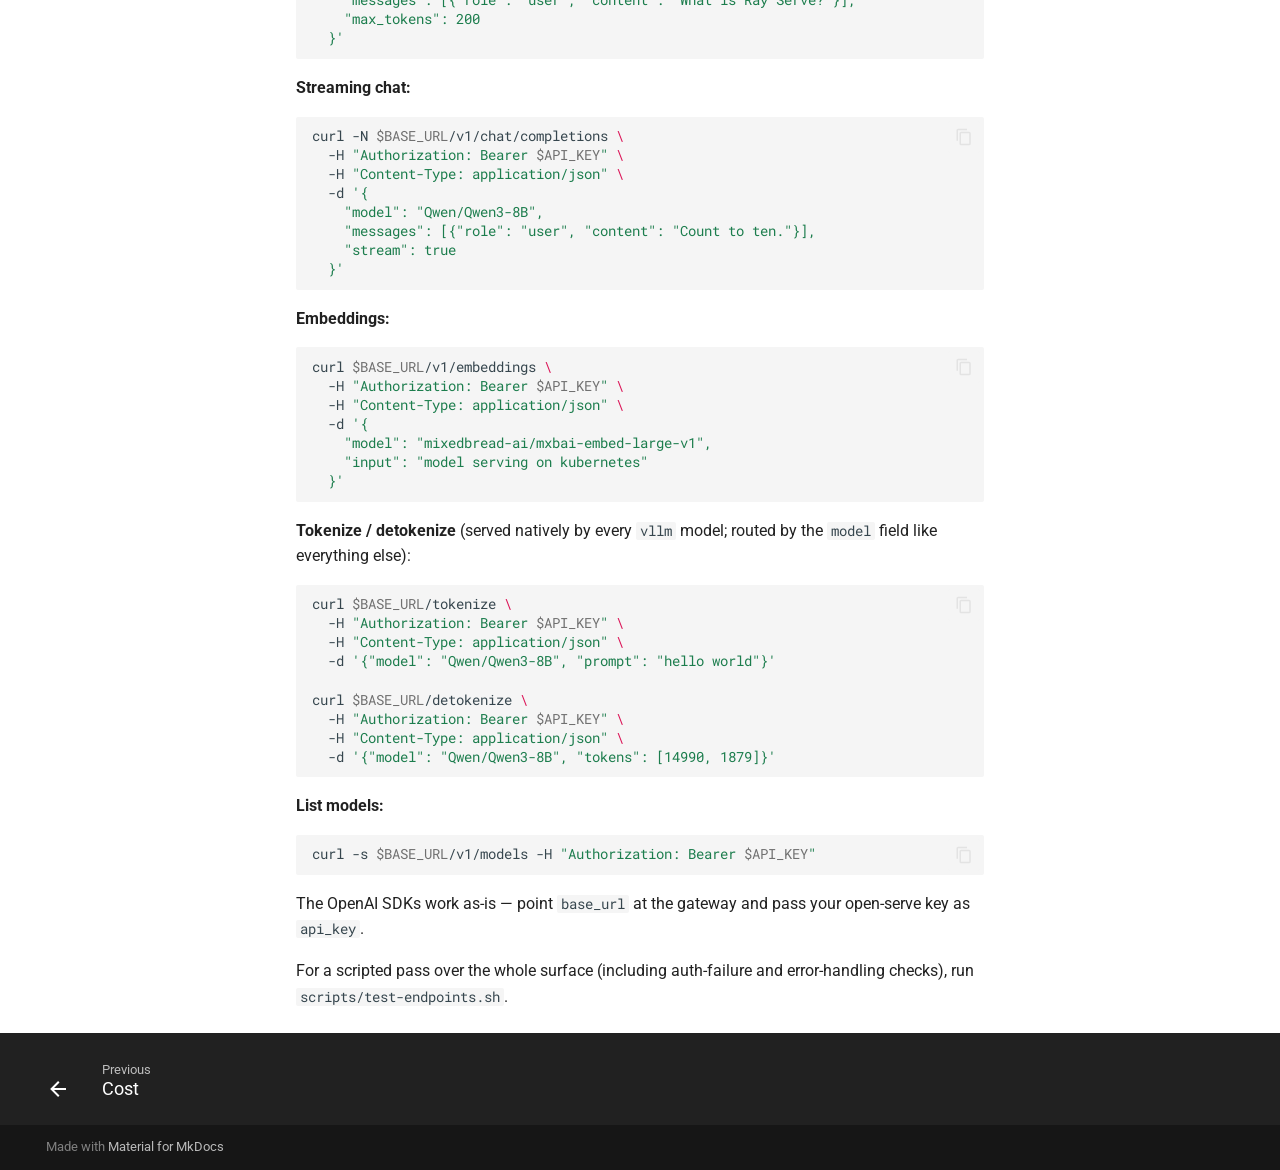
<file: reference/api/index.html>
<!doctype html>
<html lang="en" class="no-js">
  <head>
    
      <meta charset="utf-8">
      <meta name="viewport" content="width=device-width,initial-scale=1">
      
        <meta name="description" content="An open, batteries-included model-serving framework for Kubernetes, built on Ray Serve, Ray Serve LLM, and vLLM.">
      
      
      
        <link rel="canonical" href="https://hari-kathi.github.io/open-serve/reference/api/">
      
      
        <link rel="prev" href="../../operations/cost/">
      
      
      
        
      
      
      <link rel="icon" href="../../assets/images/favicon.png">
      <meta name="generator" content="mkdocs-1.6.1, mkdocs-material-9.7.7">
    
    
      
        <title>API reference - open-serve</title>
      
    
    
      <link rel="stylesheet" href="../../assets/stylesheets/main.ec1eaa64.min.css">
      
        
        <link rel="stylesheet" href="../../assets/stylesheets/palette.ab4e12ef.min.css">
      
      


    
    
      
    
    
      
        
        
        <link rel="preconnect" href="https://fonts.gstatic.com" crossorigin>
        <link rel="stylesheet" href="https://fonts.googleapis.com/css?family=Roboto:300,300i,400,400i,700,700i%7CRoboto+Mono:400,400i,700,700i&display=fallback">
        <style>:root{--md-text-font:"Roboto";--md-code-font:"Roboto Mono"}</style>
      
    
    
    <script>__md_scope=new URL("../..",location),__md_hash=e=>[...e].reduce(((e,_)=>(e<<5)-e+_.charCodeAt(0)),0),__md_get=(e,_=localStorage,t=__md_scope)=>JSON.parse(_.getItem(t.pathname+"."+e)),__md_set=(e,_,t=localStorage,a=__md_scope)=>{try{t.setItem(a.pathname+"."+e,JSON.stringify(_))}catch(e){}}</script>
    
      

    
    
  </head>
  
  
    
    
      
    
    
    
    
    <body dir="ltr" data-md-color-scheme="default" data-md-color-primary="indigo" data-md-color-accent="indigo">
  
    
    <input class="md-toggle" data-md-toggle="drawer" type="checkbox" id="__drawer" autocomplete="off">
    <input class="md-toggle" data-md-toggle="search" type="checkbox" id="__search" autocomplete="off">
    <label class="md-overlay" for="__drawer"></label>
    <div data-md-component="skip">
      
        
        <a href="#api-reference" class="md-skip">
          Skip to content
        </a>
      
    </div>
    <div data-md-component="announce">
      
    </div>
    
    
      

  

<header class="md-header md-header--shadow" data-md-component="header">
  <nav class="md-header__inner md-grid" aria-label="Header">
    <a href="../.." title="open-serve" class="md-header__button md-logo" aria-label="open-serve" data-md-component="logo">
      
  
  <svg xmlns="http://www.w3.org/2000/svg" viewBox="0 0 24 24"><path d="M12 8a3 3 0 0 0 3-3 3 3 0 0 0-3-3 3 3 0 0 0-3 3 3 3 0 0 0 3 3m0 3.54C9.64 9.35 6.5 8 3 8v11c3.5 0 6.64 1.35 9 3.54 2.36-2.19 5.5-3.54 9-3.54V8c-3.5 0-6.64 1.35-9 3.54"/></svg>

    </a>
    <label class="md-header__button md-icon" for="__drawer">
      
      <svg xmlns="http://www.w3.org/2000/svg" viewBox="0 0 24 24"><path d="M3 6h18v2H3zm0 5h18v2H3zm0 5h18v2H3z"/></svg>
    </label>
    <div class="md-header__title" data-md-component="header-title">
      <div class="md-header__ellipsis">
        <div class="md-header__topic">
          <span class="md-ellipsis">
            open-serve
          </span>
        </div>
        <div class="md-header__topic" data-md-component="header-topic">
          <span class="md-ellipsis">
            
              API reference
            
          </span>
        </div>
      </div>
    </div>
    
      
        <form class="md-header__option" data-md-component="palette">
  
    
    
    
    <input class="md-option" data-md-color-media="(prefers-color-scheme: light)" data-md-color-scheme="default" data-md-color-primary="indigo" data-md-color-accent="indigo"  aria-label="Switch to dark mode"  type="radio" name="__palette" id="__palette_0">
    
      <label class="md-header__button md-icon" title="Switch to dark mode" for="__palette_1" hidden>
        <svg xmlns="http://www.w3.org/2000/svg" viewBox="0 0 24 24"><path d="m17.75 4.09-2.53 1.94.91 3.06-2.63-1.81-2.63 1.81.91-3.06-2.53-1.94L12.44 4l1.06-3 1.06 3zm3.5 6.91-1.64 1.25.59 1.98-1.7-1.17-1.7 1.17.59-1.98L15.75 11l2.06-.05L18.5 9l.69 1.95zm-2.28 4.95c.83-.08 1.72 1.1 1.19 1.85-.32.45-.66.87-1.08 1.27C15.17 23 8.84 23 4.94 19.07c-3.91-3.9-3.91-10.24 0-14.14.4-.4.82-.76 1.27-1.08.75-.53 1.93.36 1.85 1.19-.27 2.86.69 5.83 2.89 8.02a9.96 9.96 0 0 0 8.02 2.89m-1.64 2.02a12.08 12.08 0 0 1-7.8-3.47c-2.17-2.19-3.33-5-3.49-7.82-2.81 3.14-2.7 7.96.31 10.98 3.02 3.01 7.84 3.12 10.98.31"/></svg>
      </label>
    
  
    
    
    
    <input class="md-option" data-md-color-media="(prefers-color-scheme: dark)" data-md-color-scheme="slate" data-md-color-primary="indigo" data-md-color-accent="indigo"  aria-label="Switch to light mode"  type="radio" name="__palette" id="__palette_1">
    
      <label class="md-header__button md-icon" title="Switch to light mode" for="__palette_0" hidden>
        <svg xmlns="http://www.w3.org/2000/svg" viewBox="0 0 24 24"><path d="M12 7a5 5 0 0 1 5 5 5 5 0 0 1-5 5 5 5 0 0 1-5-5 5 5 0 0 1 5-5m0 2a3 3 0 0 0-3 3 3 3 0 0 0 3 3 3 3 0 0 0 3-3 3 3 0 0 0-3-3m0-7 2.39 3.42C13.65 5.15 12.84 5 12 5s-1.65.15-2.39.42zM3.34 7l4.16-.35A7.2 7.2 0 0 0 5.94 8.5c-.44.74-.69 1.5-.83 2.29zm.02 10 1.76-3.77a7.131 7.131 0 0 0 2.38 4.14zM20.65 7l-1.77 3.79a7.02 7.02 0 0 0-2.38-4.15zm-.01 10-4.14.36c.59-.51 1.12-1.14 1.54-1.86.42-.73.69-1.5.83-2.29zM12 22l-2.41-3.44c.74.27 1.55.44 2.41.44.82 0 1.63-.17 2.37-.44z"/></svg>
      </label>
    
  
</form>
      
    
    
      <script>var palette=__md_get("__palette");if(palette&&palette.color){if("(prefers-color-scheme)"===palette.color.media){var media=matchMedia("(prefers-color-scheme: light)"),input=document.querySelector(media.matches?"[data-md-color-media='(prefers-color-scheme: light)']":"[data-md-color-media='(prefers-color-scheme: dark)']");palette.color.media=input.getAttribute("data-md-color-media"),palette.color.scheme=input.getAttribute("data-md-color-scheme"),palette.color.primary=input.getAttribute("data-md-color-primary"),palette.color.accent=input.getAttribute("data-md-color-accent")}for(var[key,value]of Object.entries(palette.color))document.body.setAttribute("data-md-color-"+key,value)}</script>
    
    
    
      
      
        <label class="md-header__button md-icon" for="__search">
          
          <svg xmlns="http://www.w3.org/2000/svg" viewBox="0 0 24 24"><path d="M9.5 3A6.5 6.5 0 0 1 16 9.5c0 1.61-.59 3.09-1.56 4.23l.27.27h.79l5 5-1.5 1.5-5-5v-.79l-.27-.27A6.52 6.52 0 0 1 9.5 16 6.5 6.5 0 0 1 3 9.5 6.5 6.5 0 0 1 9.5 3m0 2C7 5 5 7 5 9.5S7 14 9.5 14 14 12 14 9.5 12 5 9.5 5"/></svg>
        </label>
        <div class="md-search" data-md-component="search" role="dialog">
  <label class="md-search__overlay" for="__search"></label>
  <div class="md-search__inner" role="search">
    <form class="md-search__form" name="search">
      <input type="text" class="md-search__input" name="query" aria-label="Search" placeholder="Search" autocapitalize="off" autocorrect="off" autocomplete="off" spellcheck="false" data-md-component="search-query" required>
      <label class="md-search__icon md-icon" for="__search">
        
        <svg xmlns="http://www.w3.org/2000/svg" viewBox="0 0 24 24"><path d="M9.5 3A6.5 6.5 0 0 1 16 9.5c0 1.61-.59 3.09-1.56 4.23l.27.27h.79l5 5-1.5 1.5-5-5v-.79l-.27-.27A6.52 6.52 0 0 1 9.5 16 6.5 6.5 0 0 1 3 9.5 6.5 6.5 0 0 1 9.5 3m0 2C7 5 5 7 5 9.5S7 14 9.5 14 14 12 14 9.5 12 5 9.5 5"/></svg>
        
        <svg xmlns="http://www.w3.org/2000/svg" viewBox="0 0 24 24"><path d="M20 11v2H8l5.5 5.5-1.42 1.42L4.16 12l7.92-7.92L13.5 5.5 8 11z"/></svg>
      </label>
      <nav class="md-search__options" aria-label="Search">
        
        <button type="reset" class="md-search__icon md-icon" title="Clear" aria-label="Clear" tabindex="-1">
          
          <svg xmlns="http://www.w3.org/2000/svg" viewBox="0 0 24 24"><path d="M19 6.41 17.59 5 12 10.59 6.41 5 5 6.41 10.59 12 5 17.59 6.41 19 12 13.41 17.59 19 19 17.59 13.41 12z"/></svg>
        </button>
      </nav>
      
        <div class="md-search__suggest" data-md-component="search-suggest"></div>
      
    </form>
    <div class="md-search__output">
      <div class="md-search__scrollwrap" tabindex="0" data-md-scrollfix>
        <div class="md-search-result" data-md-component="search-result">
          <div class="md-search-result__meta">
            Initializing search
          </div>
          <ol class="md-search-result__list" role="presentation"></ol>
        </div>
      </div>
    </div>
  </div>
</div>
      
    
    
      <div class="md-header__source">
        <a href="https://github.com/hari-kathi/open-serve" title="Go to repository" class="md-source" data-md-component="source">
  <div class="md-source__icon md-icon">
    
    <svg xmlns="http://www.w3.org/2000/svg" viewBox="0 0 448 512"><!--! Font Awesome Free 7.1.0 by @fontawesome - https://fontawesome.com License - https://fontawesome.com/license/free (Icons: CC BY 4.0, Fonts: SIL OFL 1.1, Code: MIT License) Copyright 2025 Fonticons, Inc.--><path d="M439.6 236.1 244 40.5c-5.4-5.5-12.8-8.5-20.4-8.5s-15 3-20.4 8.4L162.5 81l51.5 51.5c27.1-9.1 52.7 16.8 43.4 43.7l49.7 49.7c34.2-11.8 61.2 31 35.5 56.7-26.5 26.5-70.2-2.9-56-37.3L240.3 199v121.9c25.3 12.5 22.3 41.8 9.1 55-6.4 6.4-15.2 10.1-24.3 10.1s-17.8-3.6-24.3-10.1c-17.6-17.6-11.1-46.9 11.2-56v-123c-20.8-8.5-24.6-30.7-18.6-45L142.6 101 8.5 235.1C3 240.6 0 247.9 0 255.5s3 15 8.5 20.4l195.6 195.7c5.4 5.4 12.7 8.4 20.4 8.4s15-3 20.4-8.4l194.7-194.7c5.4-5.4 8.4-12.8 8.4-20.4s-3-15-8.4-20.4"/></svg>
  </div>
  <div class="md-source__repository">
    hari-kathi/open-serve
  </div>
</a>
      </div>
    
  </nav>
  
</header>
    
    <div class="md-container" data-md-component="container">
      
      
        
          
        
      
      <main class="md-main" data-md-component="main">
        <div class="md-main__inner md-grid">
          
            
              
              <div class="md-sidebar md-sidebar--primary" data-md-component="sidebar" data-md-type="navigation" >
                <div class="md-sidebar__scrollwrap">
                  <div class="md-sidebar__inner">
                    



<nav class="md-nav md-nav--primary" aria-label="Navigation" data-md-level="0">
  <label class="md-nav__title" for="__drawer">
    <a href="../.." title="open-serve" class="md-nav__button md-logo" aria-label="open-serve" data-md-component="logo">
      
  
  <svg xmlns="http://www.w3.org/2000/svg" viewBox="0 0 24 24"><path d="M12 8a3 3 0 0 0 3-3 3 3 0 0 0-3-3 3 3 0 0 0-3 3 3 3 0 0 0 3 3m0 3.54C9.64 9.35 6.5 8 3 8v11c3.5 0 6.64 1.35 9 3.54 2.36-2.19 5.5-3.54 9-3.54V8c-3.5 0-6.64 1.35-9 3.54"/></svg>

    </a>
    open-serve
  </label>
  
    <div class="md-nav__source">
      <a href="https://github.com/hari-kathi/open-serve" title="Go to repository" class="md-source" data-md-component="source">
  <div class="md-source__icon md-icon">
    
    <svg xmlns="http://www.w3.org/2000/svg" viewBox="0 0 448 512"><!--! Font Awesome Free 7.1.0 by @fontawesome - https://fontawesome.com License - https://fontawesome.com/license/free (Icons: CC BY 4.0, Fonts: SIL OFL 1.1, Code: MIT License) Copyright 2025 Fonticons, Inc.--><path d="M439.6 236.1 244 40.5c-5.4-5.5-12.8-8.5-20.4-8.5s-15 3-20.4 8.4L162.5 81l51.5 51.5c27.1-9.1 52.7 16.8 43.4 43.7l49.7 49.7c34.2-11.8 61.2 31 35.5 56.7-26.5 26.5-70.2-2.9-56-37.3L240.3 199v121.9c25.3 12.5 22.3 41.8 9.1 55-6.4 6.4-15.2 10.1-24.3 10.1s-17.8-3.6-24.3-10.1c-17.6-17.6-11.1-46.9 11.2-56v-123c-20.8-8.5-24.6-30.7-18.6-45L142.6 101 8.5 235.1C3 240.6 0 247.9 0 255.5s3 15 8.5 20.4l195.6 195.7c5.4 5.4 12.7 8.4 20.4 8.4s15-3 20.4-8.4l194.7-194.7c5.4-5.4 8.4-12.8 8.4-20.4s-3-15-8.4-20.4"/></svg>
  </div>
  <div class="md-source__repository">
    hari-kathi/open-serve
  </div>
</a>
    </div>
  
  <ul class="md-nav__list" data-md-scrollfix>
    
      
      
  
  
  
  
    <li class="md-nav__item">
      <a href="../.." class="md-nav__link">
        
  
  
  <span class="md-ellipsis">
    
  
    Home
  

    
  </span>
  
  

      </a>
    </li>
  

    
      
      
  
  
  
  
    
    
    
    
      
        
        
      
    
    
    <li class="md-nav__item md-nav__item--section md-nav__item--nested">
      
        
        
        <input class="md-nav__toggle md-toggle " type="checkbox" id="__nav_2" >
        
          
          <label class="md-nav__link" for="__nav_2" id="__nav_2_label" tabindex="">
            
  
  
  <span class="md-ellipsis">
    
  
    Quickstart
  

    
  </span>
  
  

            <span class="md-nav__icon md-icon"></span>
          </label>
        
        <nav class="md-nav" data-md-level="1" aria-labelledby="__nav_2_label" aria-expanded="false">
          <label class="md-nav__title" for="__nav_2">
            <span class="md-nav__icon md-icon"></span>
            
  
    Quickstart
  

          </label>
          <ul class="md-nav__list" data-md-scrollfix>
            
              
                
  
  
  
  
    <li class="md-nav__item">
      <a href="../../quickstart/" class="md-nav__link">
        
  
  
  <span class="md-ellipsis">
    
  
    Choosing your path
  

    
  </span>
  
  

      </a>
    </li>
  

              
            
              
                
  
  
  
  
    <li class="md-nav__item">
      <a href="../../quickstart/kind/" class="md-nav__link">
        
  
  
  <span class="md-ellipsis">
    
  
    Local demo on kind
  

    
  </span>
  
  

      </a>
    </li>
  

              
            
              
                
  
  
  
  
    <li class="md-nav__item">
      <a href="../../quickstart/gcp/" class="md-nav__link">
        
  
  
  <span class="md-ellipsis">
    
  
    End-to-end on GCP
  

    
  </span>
  
  

      </a>
    </li>
  

              
            
              
                
  
  
  
  
    <li class="md-nav__item">
      <a href="../../quickstart/aws/" class="md-nav__link">
        
  
  
  <span class="md-ellipsis">
    
  
    End-to-end on AWS
  

    
  </span>
  
  

      </a>
    </li>
  

              
            
          </ul>
        </nav>
      
    </li>
  

    
      
      
  
  
  
  
    
    
    
    
      
        
        
      
    
    
    <li class="md-nav__item md-nav__item--section md-nav__item--nested">
      
        
        
        <input class="md-nav__toggle md-toggle " type="checkbox" id="__nav_3" >
        
          
          <label class="md-nav__link" for="__nav_3" id="__nav_3_label" tabindex="">
            
  
  
  <span class="md-ellipsis">
    
  
    Concepts
  

    
  </span>
  
  

            <span class="md-nav__icon md-icon"></span>
          </label>
        
        <nav class="md-nav" data-md-level="1" aria-labelledby="__nav_3_label" aria-expanded="false">
          <label class="md-nav__title" for="__nav_3">
            <span class="md-nav__icon md-icon"></span>
            
  
    Concepts
  

          </label>
          <ul class="md-nav__list" data-md-scrollfix>
            
              
                
  
  
  
  
    <li class="md-nav__item">
      <a href="../../concepts/architecture/" class="md-nav__link">
        
  
  
  <span class="md-ellipsis">
    
  
    Architecture
  

    
  </span>
  
  

      </a>
    </li>
  

              
            
              
                
  
  
  
  
    <li class="md-nav__item">
      <a href="../../concepts/runners/" class="md-nav__link">
        
  
  
  <span class="md-ellipsis">
    
  
    Runners
  

    
  </span>
  
  

      </a>
    </li>
  

              
            
              
                
  
  
  
  
    <li class="md-nav__item">
      <a href="../../concepts/model-catalog/" class="md-nav__link">
        
  
  
  <span class="md-ellipsis">
    
  
    Model catalog
  

    
  </span>
  
  

      </a>
    </li>
  

              
            
          </ul>
        </nav>
      
    </li>
  

    
      
      
  
  
  
  
    
    
    
    
      
        
        
      
    
    
    <li class="md-nav__item md-nav__item--section md-nav__item--nested">
      
        
        
        <input class="md-nav__toggle md-toggle " type="checkbox" id="__nav_4" >
        
          
          <label class="md-nav__link" for="__nav_4" id="__nav_4_label" tabindex="">
            
  
  
  <span class="md-ellipsis">
    
  
    Operations
  

    
  </span>
  
  

            <span class="md-nav__icon md-icon"></span>
          </label>
        
        <nav class="md-nav" data-md-level="1" aria-labelledby="__nav_4_label" aria-expanded="false">
          <label class="md-nav__title" for="__nav_4">
            <span class="md-nav__icon md-icon"></span>
            
  
    Operations
  

          </label>
          <ul class="md-nav__list" data-md-scrollfix>
            
              
                
  
  
  
  
    <li class="md-nav__item">
      <a href="../../operations/adding-a-model/" class="md-nav__link">
        
  
  
  <span class="md-ellipsis">
    
  
    Adding a model
  

    
  </span>
  
  

      </a>
    </li>
  

              
            
              
                
  
  
  
  
    <li class="md-nav__item">
      <a href="../../operations/api-keys/" class="md-nav__link">
        
  
  
  <span class="md-ellipsis">
    
  
    API keys
  

    
  </span>
  
  

      </a>
    </li>
  

              
            
              
                
  
  
  
  
    <li class="md-nav__item">
      <a href="../../operations/observability/" class="md-nav__link">
        
  
  
  <span class="md-ellipsis">
    
  
    Observability
  

    
  </span>
  
  

      </a>
    </li>
  

              
            
              
                
  
  
  
  
    <li class="md-nav__item">
      <a href="../../operations/cost/" class="md-nav__link">
        
  
  
  <span class="md-ellipsis">
    
  
    Cost
  

    
  </span>
  
  

      </a>
    </li>
  

              
            
          </ul>
        </nav>
      
    </li>
  

    
      
      
  
  
    
  
  
  
    
    
    
    
      
        
        
      
    
    
    <li class="md-nav__item md-nav__item--active md-nav__item--section md-nav__item--nested">
      
        
        
        <input class="md-nav__toggle md-toggle " type="checkbox" id="__nav_5" checked>
        
          
          <label class="md-nav__link" for="__nav_5" id="__nav_5_label" tabindex="">
            
  
  
  <span class="md-ellipsis">
    
  
    Reference
  

    
  </span>
  
  

            <span class="md-nav__icon md-icon"></span>
          </label>
        
        <nav class="md-nav" data-md-level="1" aria-labelledby="__nav_5_label" aria-expanded="true">
          <label class="md-nav__title" for="__nav_5">
            <span class="md-nav__icon md-icon"></span>
            
  
    Reference
  

          </label>
          <ul class="md-nav__list" data-md-scrollfix>
            
              
                
  
  
    
  
  
  
    <li class="md-nav__item md-nav__item--active">
      
      <input class="md-nav__toggle md-toggle" type="checkbox" id="__toc">
      
      
        
      
      
        <label class="md-nav__link md-nav__link--active" for="__toc">
          
  
  
  <span class="md-ellipsis">
    
  
    API reference
  

    
  </span>
  
  

          <span class="md-nav__icon md-icon"></span>
        </label>
      
      <a href="./" class="md-nav__link md-nav__link--active">
        
  
  
  <span class="md-ellipsis">
    
  
    API reference
  

    
  </span>
  
  

      </a>
      
        

<nav class="md-nav md-nav--secondary" aria-label="Table of contents">
  
  
  
    
  
  
    <label class="md-nav__title" for="__toc">
      <span class="md-nav__icon md-icon"></span>
      Table of contents
    </label>
    <ul class="md-nav__list" data-md-component="toc" data-md-scrollfix>
      
        <li class="md-nav__item">
  <a href="#authentication" class="md-nav__link">
    <span class="md-ellipsis">
      
        Authentication
      
    </span>
  </a>
  
</li>
      
        <li class="md-nav__item">
  <a href="#routing" class="md-nav__link">
    <span class="md-ellipsis">
      
        Routing
      
    </span>
  </a>
  
</li>
      
        <li class="md-nav__item">
  <a href="#endpoints-by-runner" class="md-nav__link">
    <span class="md-ellipsis">
      
        Endpoints by runner
      
    </span>
  </a>
  
</li>
      
        <li class="md-nav__item">
  <a href="#get-v1models-aggregation" class="md-nav__link">
    <span class="md-ellipsis">
      
        GET /v1/models aggregation
      
    </span>
  </a>
  
</li>
      
        <li class="md-nav__item">
  <a href="#streaming" class="md-nav__link">
    <span class="md-ellipsis">
      
        Streaming
      
    </span>
  </a>
  
</li>
      
        <li class="md-nav__item">
  <a href="#public-paths" class="md-nav__link">
    <span class="md-ellipsis">
      
        Public paths
      
    </span>
  </a>
  
</li>
      
        <li class="md-nav__item">
  <a href="#examples" class="md-nav__link">
    <span class="md-ellipsis">
      
        Examples
      
    </span>
  </a>
  
</li>
      
    </ul>
  
</nav>
      
    </li>
  

              
            
          </ul>
        </nav>
      
    </li>
  

    
  </ul>
</nav>
                  </div>
                </div>
              </div>
            
            
              
              <div class="md-sidebar md-sidebar--secondary" data-md-component="sidebar" data-md-type="toc" >
                <div class="md-sidebar__scrollwrap">
                  <div class="md-sidebar__inner">
                    

<nav class="md-nav md-nav--secondary" aria-label="Table of contents">
  
  
  
    
  
  
    <label class="md-nav__title" for="__toc">
      <span class="md-nav__icon md-icon"></span>
      Table of contents
    </label>
    <ul class="md-nav__list" data-md-component="toc" data-md-scrollfix>
      
        <li class="md-nav__item">
  <a href="#authentication" class="md-nav__link">
    <span class="md-ellipsis">
      
        Authentication
      
    </span>
  </a>
  
</li>
      
        <li class="md-nav__item">
  <a href="#routing" class="md-nav__link">
    <span class="md-ellipsis">
      
        Routing
      
    </span>
  </a>
  
</li>
      
        <li class="md-nav__item">
  <a href="#endpoints-by-runner" class="md-nav__link">
    <span class="md-ellipsis">
      
        Endpoints by runner
      
    </span>
  </a>
  
</li>
      
        <li class="md-nav__item">
  <a href="#get-v1models-aggregation" class="md-nav__link">
    <span class="md-ellipsis">
      
        GET /v1/models aggregation
      
    </span>
  </a>
  
</li>
      
        <li class="md-nav__item">
  <a href="#streaming" class="md-nav__link">
    <span class="md-ellipsis">
      
        Streaming
      
    </span>
  </a>
  
</li>
      
        <li class="md-nav__item">
  <a href="#public-paths" class="md-nav__link">
    <span class="md-ellipsis">
      
        Public paths
      
    </span>
  </a>
  
</li>
      
        <li class="md-nav__item">
  <a href="#examples" class="md-nav__link">
    <span class="md-ellipsis">
      
        Examples
      
    </span>
  </a>
  
</li>
      
    </ul>
  
</nav>
                  </div>
                </div>
              </div>
            
          
          
            <div class="md-content" data-md-component="content">
              
              <article class="md-content__inner md-typeset">
                
                  


  
    <a href="https://github.com/hari-kathi/open-serve/edit/main/docs/reference/api.md" title="Edit this page" class="md-content__button md-icon" rel="edit">
      
      <svg xmlns="http://www.w3.org/2000/svg" viewBox="0 0 24 24"><path d="M10 20H6V4h7v5h5v3.1l2-2V8l-6-6H6c-1.1 0-2 .9-2 2v16c0 1.1.9 2 2 2h4zm10.2-7c.1 0 .3.1.4.2l1.3 1.3c.2.2.2.6 0 .8l-1 1-2.1-2.1 1-1c.1-.1.2-.2.4-.2m0 3.9L14.1 23H12v-2.1l6.1-6.1z"/></svg>
    </a>
  
  


<h1 id="api-reference">API reference<a class="headerlink" href="#api-reference" title="Permanent link">&para;</a></h1>
<p>All model traffic goes through the gateway, which speaks the OpenAI API shape. Which endpoints a given model actually serves depends on its <a href="../../concepts/runners/">runner</a>.</p>
<h2 id="authentication">Authentication<a class="headerlink" href="#authentication" title="Permanent link">&para;</a></h2>
<p>Every request except the <a href="#public-paths">public paths</a> requires a Bearer token from the <a href="../../operations/api-keys/">key map</a>:</p>
<div class="highlight"><pre><span></span><code><a id="__codelineno-0-1" name="__codelineno-0-1" href="#__codelineno-0-1"></a>Authorization: Bearer sk-&lt;source&gt;-&lt;hex&gt;
</code></pre></div>
<ul>
<li>Missing/malformed header → <code>401 {"detail": "Missing Bearer token"}</code></li>
<li>Unknown key → <code>401 {"detail": "Invalid API key"}</code></li>
</ul>
<p>Optionally, send <code>x-openserve-org-id: &lt;org&gt;</code> (header name configurable) to attribute usage to a downstream org in the metrics.</p>
<h2 id="routing">Routing<a class="headerlink" href="#routing" title="Permanent link">&para;</a></h2>
<p>The gateway routes <strong>every</strong> authenticated request by the JSON request body's <code>model</code> field — chat, completions, embeddings, <code>/tokenize</code>, <code>/detokenize</code>, <code>/v1/responses</code>, score/rerank, audio alike. The <code>model</code> value is looked up in <code>gateway.modelRoutes</code> and the request is forwarded to that model's backend. There is no path-based routing and no default backend.</p>
<ul>
<li>Body missing the <code>model</code> field → <code>400</code>:</li>
</ul>
<div class="highlight"><pre><span></span><code><a id="__codelineno-1-1" name="__codelineno-1-1" href="#__codelineno-1-1"></a><span class="p">{</span><span class="nt">"error"</span><span class="p">:</span><span class="w"> </span><span class="p">{</span><span class="nt">"message"</span><span class="p">:</span><span class="w"> </span><span class="s2">"Request body must include a 'model' field"</span><span class="p">,</span><span class="w"> </span><span class="nt">"type"</span><span class="p">:</span><span class="w"> </span><span class="s2">"invalid_request_error"</span><span class="p">,</span><span class="w"> </span><span class="nt">"code"</span><span class="p">:</span><span class="w"> </span><span class="s2">"missing_model"</span><span class="p">}}</span>
</code></pre></div>
<ul>
<li><code>model</code> value not present in <code>modelRoutes</code> → <code>404</code>:</li>
</ul>
<div class="highlight"><pre><span></span><code><a id="__codelineno-2-1" name="__codelineno-2-1" href="#__codelineno-2-1"></a><span class="p">{</span><span class="nt">"error"</span><span class="p">:</span><span class="w"> </span><span class="p">{</span><span class="nt">"message"</span><span class="p">:</span><span class="w"> </span><span class="s2">"Unknown model: &lt;model&gt;"</span><span class="p">,</span><span class="w"> </span><span class="nt">"type"</span><span class="p">:</span><span class="w"> </span><span class="s2">"invalid_request_error"</span><span class="p">,</span><span class="w"> </span><span class="nt">"code"</span><span class="p">:</span><span class="w"> </span><span class="s2">"model_not_found"</span><span class="p">}}</span>
</code></pre></div>
<h2 id="endpoints-by-runner">Endpoints by runner<a class="headerlink" href="#endpoints-by-runner" title="Permanent link">&para;</a></h2>
<p>Routing is runner-agnostic — the gateway forwards by the <code>model</code> field regardless of runner — but what the backend <em>answers</em> depends on the model's <a href="../../concepts/runners/">runner</a>. Requests for an endpoint the runner doesn't serve get a <code>404</code> from the backend.</p>
<table>
<thead>
<tr>
<th>Endpoint</th>
<th style="text-align: center;"><code>vllm</code></th>
<th style="text-align: center;"><code>ray-serve-llm</code></th>
<th style="text-align: center;"><code>custom</code></th>
</tr>
</thead>
<tbody>
<tr>
<td><code>POST /v1/chat/completions</code></td>
<td style="text-align: center;">yes</td>
<td style="text-align: center;">yes</td>
<td style="text-align: center;">—</td>
</tr>
<tr>
<td><code>POST /v1/completions</code></td>
<td style="text-align: center;">yes</td>
<td style="text-align: center;">yes</td>
<td style="text-align: center;">—</td>
</tr>
<tr>
<td><code>POST /v1/embeddings</code></td>
<td style="text-align: center;">yes</td>
<td style="text-align: center;">yes</td>
<td style="text-align: center;">—</td>
</tr>
<tr>
<td><code>GET /v1/models</code></td>
<td style="text-align: center;">yes</td>
<td style="text-align: center;">yes</td>
<td style="text-align: center;">—</td>
</tr>
<tr>
<td><code>POST /v1/responses</code> (OpenAI Responses API)</td>
<td style="text-align: center;">yes</td>
<td style="text-align: center;">no</td>
<td style="text-align: center;">—</td>
</tr>
<tr>
<td><code>POST /tokenize</code>, <code>POST /detokenize</code></td>
<td style="text-align: center;">yes</td>
<td style="text-align: center;">no</td>
<td style="text-align: center;">—</td>
</tr>
<tr>
<td><code>POST /v1/score</code>, <code>POST /v1/rerank</code></td>
<td style="text-align: center;">yes</td>
<td style="text-align: center;">no</td>
<td style="text-align: center;">—</td>
</tr>
<tr>
<td><code>POST /pooling</code>, <code>POST /classify</code></td>
<td style="text-align: center;">yes</td>
<td style="text-align: center;">no</td>
<td style="text-align: center;">—</td>
</tr>
<tr>
<td><code>POST /v1/audio/*</code> (transcriptions)</td>
<td style="text-align: center;">yes</td>
<td style="text-align: center;">no</td>
<td style="text-align: center;">—</td>
</tr>
<tr>
<td>Your own routes</td>
<td style="text-align: center;">—</td>
<td style="text-align: center;">—</td>
<td style="text-align: center;">whatever the serve script exposes</td>
</tr>
</tbody>
</table>
<p><code>custom</code> models expose whatever their serve script defines; requests reach them like any other model — by the <code>model</code> field in the body, mapped in <code>gateway.modelRoutes</code>.</p>
<h2 id="get-v1models-aggregation"><code>GET /v1/models</code> aggregation<a class="headerlink" href="#get-v1models-aggregation" title="Permanent link">&para;</a></h2>
<p>Each model runs behind its own Service, so any single backend's <code>/v1/models</code> only lists its own models. The gateway therefore <strong>does not forward</strong> <code>GET /v1/models</code> — it fans out to every backend in <code>gateway.modelRoutes</code> and merges the results into one OpenAI-style listing:</p>
<ul>
<li>Best-effort: backends that time out, refuse connections, or return non-200 are silently skipped.</li>
<li>Short per-backend timeout (<code>MODELS_AGGREGATE_TIMEOUT_S</code>, default 3s) — a scale-to-zero backend times out and is <strong>dropped from the listing rather than woken up</strong>. An idle model missing from <code>/v1/models</code> can still serve requests addressed to it directly.</li>
<li>Duplicate model ids are deduped (first response wins); output is sorted by id.</li>
</ul>
<h2 id="streaming">Streaming<a class="headerlink" href="#streaming" title="Permanent link">&para;</a></h2>
<p>Pass <code>"stream": true</code> in the request body. The gateway detects it and switches to pass-through SSE proxying — chunks are forwarded as they arrive (<code>text/event-stream</code>, buffering disabled). Non-streaming responses are buffered so the gateway can extract <code>usage</code> into token metrics.</p>
<p>If you're fronting the gateway with GKE's external Application Load Balancer, note its default 30s backend timeout cuts long streams — the chart's <code>externalGateway.gcpBackendPolicy</code> raises it (default 600s).</p>
<p>Backend failures surface as <code>504</code> (timeout) / <code>502</code> (unreachable) on non-streaming requests, and as a terminal <code>data: {"error": ...}</code> SSE event mid-stream.</p>
<h2 id="public-paths">Public paths<a class="headerlink" href="#public-paths" title="Permanent link">&para;</a></h2>
<p>Served or forwarded <strong>without</strong> auth:</p>
<table>
<thead>
<tr>
<th>Path</th>
<th>Behavior</th>
</tr>
</thead>
<tbody>
<tr>
<td><code>/</code>, <code>/health</code></td>
<td>Gateway liveness (also used by LB health checks)</td>
</tr>
<tr>
<td><code>/healthz</code></td>
<td>Gateway readiness — <code>503</code> if not ready</td>
</tr>
<tr>
<td><code>/metrics</code></td>
<td>Gateway's own Prometheus metrics</td>
</tr>
<tr>
<td><code>/status</code>, <code>/status.json</code>, <code>/static/*</code></td>
<td>Forwarded (unauthenticated, metered as <code>source="public"</code>) to the status page via the <code>gateway.publicRoutes</code> prefix map — auto-wired when <code>statusPage</code> is enabled.</td>
</tr>
</tbody>
</table>
<h2 id="examples">Examples<a class="headerlink" href="#examples" title="Permanent link">&para;</a></h2>
<p>Set up once:</p>
<div class="highlight"><pre><span></span><code><a id="__codelineno-3-1" name="__codelineno-3-1" href="#__codelineno-3-1"></a><span class="nb">export</span><span class="w"> </span><span class="nv">BASE_URL</span><span class="o">=</span>http://localhost:8000<span class="w">      </span><span class="c1"># or https://models.example.com</span>
<a id="__codelineno-3-2" name="__codelineno-3-2" href="#__codelineno-3-2"></a><span class="nb">export</span><span class="w"> </span><span class="nv">API_KEY</span><span class="o">=</span>sk-team1-...
</code></pre></div>
<p><strong>Chat completion:</strong></p>
<div class="highlight"><pre><span></span><code><a id="__codelineno-4-1" name="__codelineno-4-1" href="#__codelineno-4-1"></a>curl<span class="w"> </span><span class="nv">$BASE_URL</span>/v1/chat/completions<span class="w"> </span><span class="se">\</span>
<a id="__codelineno-4-2" name="__codelineno-4-2" href="#__codelineno-4-2"></a><span class="w">  </span>-H<span class="w"> </span><span class="s2">"Authorization: Bearer </span><span class="nv">$API_KEY</span><span class="s2">"</span><span class="w"> </span><span class="se">\</span>
<a id="__codelineno-4-3" name="__codelineno-4-3" href="#__codelineno-4-3"></a><span class="w">  </span>-H<span class="w"> </span><span class="s2">"Content-Type: application/json"</span><span class="w"> </span><span class="se">\</span>
<a id="__codelineno-4-4" name="__codelineno-4-4" href="#__codelineno-4-4"></a><span class="w">  </span>-d<span class="w"> </span><span class="s1">'{</span>
<a id="__codelineno-4-5" name="__codelineno-4-5" href="#__codelineno-4-5"></a><span class="s1">    "model": "Qwen/Qwen3-8B",</span>
<a id="__codelineno-4-6" name="__codelineno-4-6" href="#__codelineno-4-6"></a><span class="s1">    "messages": [{"role": "user", "content": "What is Ray Serve?"}],</span>
<a id="__codelineno-4-7" name="__codelineno-4-7" href="#__codelineno-4-7"></a><span class="s1">    "max_tokens": 200</span>
<a id="__codelineno-4-8" name="__codelineno-4-8" href="#__codelineno-4-8"></a><span class="s1">  }'</span>
</code></pre></div>
<p><strong>Streaming chat:</strong></p>
<div class="highlight"><pre><span></span><code><a id="__codelineno-5-1" name="__codelineno-5-1" href="#__codelineno-5-1"></a>curl<span class="w"> </span>-N<span class="w"> </span><span class="nv">$BASE_URL</span>/v1/chat/completions<span class="w"> </span><span class="se">\</span>
<a id="__codelineno-5-2" name="__codelineno-5-2" href="#__codelineno-5-2"></a><span class="w">  </span>-H<span class="w"> </span><span class="s2">"Authorization: Bearer </span><span class="nv">$API_KEY</span><span class="s2">"</span><span class="w"> </span><span class="se">\</span>
<a id="__codelineno-5-3" name="__codelineno-5-3" href="#__codelineno-5-3"></a><span class="w">  </span>-H<span class="w"> </span><span class="s2">"Content-Type: application/json"</span><span class="w"> </span><span class="se">\</span>
<a id="__codelineno-5-4" name="__codelineno-5-4" href="#__codelineno-5-4"></a><span class="w">  </span>-d<span class="w"> </span><span class="s1">'{</span>
<a id="__codelineno-5-5" name="__codelineno-5-5" href="#__codelineno-5-5"></a><span class="s1">    "model": "Qwen/Qwen3-8B",</span>
<a id="__codelineno-5-6" name="__codelineno-5-6" href="#__codelineno-5-6"></a><span class="s1">    "messages": [{"role": "user", "content": "Count to ten."}],</span>
<a id="__codelineno-5-7" name="__codelineno-5-7" href="#__codelineno-5-7"></a><span class="s1">    "stream": true</span>
<a id="__codelineno-5-8" name="__codelineno-5-8" href="#__codelineno-5-8"></a><span class="s1">  }'</span>
</code></pre></div>
<p><strong>Embeddings:</strong></p>
<div class="highlight"><pre><span></span><code><a id="__codelineno-6-1" name="__codelineno-6-1" href="#__codelineno-6-1"></a>curl<span class="w"> </span><span class="nv">$BASE_URL</span>/v1/embeddings<span class="w"> </span><span class="se">\</span>
<a id="__codelineno-6-2" name="__codelineno-6-2" href="#__codelineno-6-2"></a><span class="w">  </span>-H<span class="w"> </span><span class="s2">"Authorization: Bearer </span><span class="nv">$API_KEY</span><span class="s2">"</span><span class="w"> </span><span class="se">\</span>
<a id="__codelineno-6-3" name="__codelineno-6-3" href="#__codelineno-6-3"></a><span class="w">  </span>-H<span class="w"> </span><span class="s2">"Content-Type: application/json"</span><span class="w"> </span><span class="se">\</span>
<a id="__codelineno-6-4" name="__codelineno-6-4" href="#__codelineno-6-4"></a><span class="w">  </span>-d<span class="w"> </span><span class="s1">'{</span>
<a id="__codelineno-6-5" name="__codelineno-6-5" href="#__codelineno-6-5"></a><span class="s1">    "model": "mixedbread-ai/mxbai-embed-large-v1",</span>
<a id="__codelineno-6-6" name="__codelineno-6-6" href="#__codelineno-6-6"></a><span class="s1">    "input": "model serving on kubernetes"</span>
<a id="__codelineno-6-7" name="__codelineno-6-7" href="#__codelineno-6-7"></a><span class="s1">  }'</span>
</code></pre></div>
<p><strong>Tokenize / detokenize</strong> (served natively by every <code>vllm</code> model; routed by the <code>model</code> field like everything else):</p>
<div class="highlight"><pre><span></span><code><a id="__codelineno-7-1" name="__codelineno-7-1" href="#__codelineno-7-1"></a>curl<span class="w"> </span><span class="nv">$BASE_URL</span>/tokenize<span class="w"> </span><span class="se">\</span>
<a id="__codelineno-7-2" name="__codelineno-7-2" href="#__codelineno-7-2"></a><span class="w">  </span>-H<span class="w"> </span><span class="s2">"Authorization: Bearer </span><span class="nv">$API_KEY</span><span class="s2">"</span><span class="w"> </span><span class="se">\</span>
<a id="__codelineno-7-3" name="__codelineno-7-3" href="#__codelineno-7-3"></a><span class="w">  </span>-H<span class="w"> </span><span class="s2">"Content-Type: application/json"</span><span class="w"> </span><span class="se">\</span>
<a id="__codelineno-7-4" name="__codelineno-7-4" href="#__codelineno-7-4"></a><span class="w">  </span>-d<span class="w"> </span><span class="s1">'{"model": "Qwen/Qwen3-8B", "prompt": "hello world"}'</span>
<a id="__codelineno-7-5" name="__codelineno-7-5" href="#__codelineno-7-5"></a>
<a id="__codelineno-7-6" name="__codelineno-7-6" href="#__codelineno-7-6"></a>curl<span class="w"> </span><span class="nv">$BASE_URL</span>/detokenize<span class="w"> </span><span class="se">\</span>
<a id="__codelineno-7-7" name="__codelineno-7-7" href="#__codelineno-7-7"></a><span class="w">  </span>-H<span class="w"> </span><span class="s2">"Authorization: Bearer </span><span class="nv">$API_KEY</span><span class="s2">"</span><span class="w"> </span><span class="se">\</span>
<a id="__codelineno-7-8" name="__codelineno-7-8" href="#__codelineno-7-8"></a><span class="w">  </span>-H<span class="w"> </span><span class="s2">"Content-Type: application/json"</span><span class="w"> </span><span class="se">\</span>
<a id="__codelineno-7-9" name="__codelineno-7-9" href="#__codelineno-7-9"></a><span class="w">  </span>-d<span class="w"> </span><span class="s1">'{"model": "Qwen/Qwen3-8B", "tokens": [14990, 1879]}'</span>
</code></pre></div>
<p><strong>List models:</strong></p>
<div class="highlight"><pre><span></span><code><a id="__codelineno-8-1" name="__codelineno-8-1" href="#__codelineno-8-1"></a>curl<span class="w"> </span>-s<span class="w"> </span><span class="nv">$BASE_URL</span>/v1/models<span class="w"> </span>-H<span class="w"> </span><span class="s2">"Authorization: Bearer </span><span class="nv">$API_KEY</span><span class="s2">"</span>
</code></pre></div>
<p>The OpenAI SDKs work as-is — point <code>base_url</code> at the gateway and pass your open-serve key as <code>api_key</code>.</p>
<p>For a scripted pass over the whole surface (including auth-failure and error-handling checks), run <code>scripts/test-endpoints.sh</code>.</p>












                
              </article>
            </div>
          
          
<script>var target=document.getElementById(location.hash.slice(1));target&&target.name&&(target.checked=target.name.startsWith("__tabbed_"))</script>
        </div>
        
          <button type="button" class="md-top md-icon" data-md-component="top" hidden>
  
  <svg xmlns="http://www.w3.org/2000/svg" viewBox="0 0 24 24"><path d="M13 20h-2V8l-5.5 5.5-1.42-1.42L12 4.16l7.92 7.92-1.42 1.42L13 8z"/></svg>
  Back to top
</button>
        
      </main>
      
        <footer class="md-footer">
  
    
      
      <nav class="md-footer__inner md-grid" aria-label="Footer" >
        
          
          <a href="../../operations/cost/" class="md-footer__link md-footer__link--prev" aria-label="Previous: Cost">
            <div class="md-footer__button md-icon">
              
              <svg xmlns="http://www.w3.org/2000/svg" viewBox="0 0 24 24"><path d="M20 11v2H8l5.5 5.5-1.42 1.42L4.16 12l7.92-7.92L13.5 5.5 8 11z"/></svg>
            </div>
            <div class="md-footer__title">
              <span class="md-footer__direction">
                Previous
              </span>
              <div class="md-ellipsis">
                Cost
              </div>
            </div>
          </a>
        
        
      </nav>
    
  
  <div class="md-footer-meta md-typeset">
    <div class="md-footer-meta__inner md-grid">
      <div class="md-copyright">
  
  
    Made with
    <a href="https://squidfunk.github.io/mkdocs-material/" target="_blank" rel="noopener">
      Material for MkDocs
    </a>
  
</div>
      
    </div>
  </div>
</footer>
      
    </div>
    <div class="md-dialog" data-md-component="dialog">
      <div class="md-dialog__inner md-typeset"></div>
    </div>
    
    
    
      
      
      <script id="__config" type="application/json">{"annotate": null, "base": "../..", "features": ["navigation.sections", "navigation.top", "navigation.footer", "content.code.copy", "content.action.edit", "search.suggest", "search.highlight"], "search": "../../assets/javascripts/workers/search.2c215733.min.js", "tags": null, "translations": {"clipboard.copied": "Copied to clipboard", "clipboard.copy": "Copy to clipboard", "search.result.more.one": "1 more on this page", "search.result.more.other": "# more on this page", "search.result.none": "No matching documents", "search.result.one": "1 matching document", "search.result.other": "# matching documents", "search.result.placeholder": "Type to start searching", "search.result.term.missing": "Missing", "select.version": "Select version"}, "version": null}</script>
    
    
      <script src="../../assets/javascripts/bundle.d7400e89.min.js"></script>
      
    
  </body>
</html>
</file>
<file: assets/stylesheets/main.ec1eaa64.min.css>
@charset "UTF-8";html{-webkit-text-size-adjust:none;-moz-text-size-adjust:none;text-size-adjust:none;box-sizing:border-box}*,:after,:before{box-sizing:inherit}@media (prefers-reduced-motion){*,:after,:before{transition:none!important}}body{margin:0}a,button,input,label{-webkit-tap-highlight-color:transparent}a{color:inherit;text-decoration:none}hr{border:0;box-sizing:initial;display:block;height:.05rem;overflow:visible;padding:0}small{font-size:80%}sub,sup{line-height:1em}img{border-style:none}table{border-collapse:initial;border-spacing:0}td,th{font-weight:400;vertical-align:top}button{background:#0000;border:0;font-family:inherit;font-size:inherit;margin:0;padding:0}input{border:0;outline:none}:root{--md-primary-fg-color:#4051b5;--md-primary-fg-color--light:#5d6cc0;--md-primary-fg-color--dark:#303fa1;--md-primary-bg-color:#fff;--md-primary-bg-color--light:#ffffffb3;--md-accent-fg-color:#526cfe;--md-accent-fg-color--transparent:#526cfe1a;--md-accent-bg-color:#fff;--md-accent-bg-color--light:#ffffffb3}[data-md-color-scheme=default]{color-scheme:light}[data-md-color-scheme=default] img[src$="#gh-dark-mode-only"],[data-md-color-scheme=default] img[src$="#only-dark"]{display:none}:root,[data-md-color-scheme=default]{--md-hue:225deg;--md-default-fg-color:#000000de;--md-default-fg-color--light:#0000008a;--md-default-fg-color--lighter:#00000052;--md-default-fg-color--lightest:#00000012;--md-default-bg-color:#fff;--md-default-bg-color--light:#ffffffb3;--md-default-bg-color--lighter:#ffffff4d;--md-default-bg-color--lightest:#ffffff1f;--md-code-fg-color:#36464e;--md-code-bg-color:#f5f5f5;--md-code-bg-color--light:#f5f5f5b3;--md-code-bg-color--lighter:#f5f5f54d;--md-code-hl-color:#4287ff;--md-code-hl-color--light:#4287ff1a;--md-code-hl-number-color:#d52a2a;--md-code-hl-special-color:#db1457;--md-code-hl-function-color:#a846b9;--md-code-hl-constant-color:#6e59d9;--md-code-hl-keyword-color:#3f6ec6;--md-code-hl-string-color:#1c7d4d;--md-code-hl-name-color:var(--md-code-fg-color);--md-code-hl-operator-color:var(--md-default-fg-color--light);--md-code-hl-punctuation-color:var(--md-default-fg-color--light);--md-code-hl-comment-color:var(--md-default-fg-color--light);--md-code-hl-generic-color:var(--md-default-fg-color--light);--md-code-hl-variable-color:var(--md-default-fg-color--light);--md-typeset-color:var(--md-default-fg-color);--md-typeset-a-color:var(--md-primary-fg-color);--md-typeset-del-color:#f5503d26;--md-typeset-ins-color:#0bd57026;--md-typeset-kbd-color:#fafafa;--md-typeset-kbd-accent-color:#fff;--md-typeset-kbd-border-color:#b8b8b8;--md-typeset-mark-color:#ffff0080;--md-typeset-table-color:#0000001f;--md-typeset-table-color--light:rgba(0,0,0,.035);--md-admonition-fg-color:var(--md-default-fg-color);--md-admonition-bg-color:var(--md-default-bg-color);--md-warning-fg-color:#000000de;--md-warning-bg-color:#ff9;--md-footer-fg-color:#fff;--md-footer-fg-color--light:#ffffffb3;--md-footer-fg-color--lighter:#ffffff73;--md-footer-bg-color:#000000de;--md-footer-bg-color--dark:#00000052;--md-shadow-z1:0 0.2rem 0.5rem #0000000d,0 0 0.05rem #0000001a;--md-shadow-z2:0 0.2rem 0.5rem #0000001a,0 0 0.05rem #00000040;--md-shadow-z3:0 0.2rem 0.5rem #0003,0 0 0.05rem #00000059}.md-icon svg{fill:currentcolor;display:block;height:1.2rem;width:1.2rem}body{-webkit-font-smoothing:antialiased;-moz-osx-font-smoothing:grayscale;--md-text-font-family:var(--md-text-font,_),-apple-system,BlinkMacSystemFont,Helvetica,Arial,sans-serif;--md-code-font-family:var(--md-code-font,_),SFMono-Regular,Consolas,Menlo,monospace}aside,body,input{font-feature-settings:"kern","liga";color:var(--md-typeset-color);font-family:var(--md-text-font-family)}code,kbd,pre{font-feature-settings:"kern";font-family:var(--md-code-font-family)}:root{--md-typeset-table-sort-icon:url('data:image/svg+xml;charset=utf-8,<svg xmlns="http://www.w3.org/2000/svg" viewBox="0 0 24 24"><path d="m18 21-4-4h3V7h-3l4-4 4 4h-3v10h3M2 19v-2h10v2M2 13v-2h7v2M2 7V5h4v2z"/></svg>');--md-typeset-table-sort-icon--asc:url('data:image/svg+xml;charset=utf-8,<svg xmlns="http://www.w3.org/2000/svg" viewBox="0 0 24 24"><path d="M19 17h3l-4 4-4-4h3V3h2M2 17h10v2H2M6 5v2H2V5m0 6h7v2H2z"/></svg>');--md-typeset-table-sort-icon--desc:url('data:image/svg+xml;charset=utf-8,<svg xmlns="http://www.w3.org/2000/svg" viewBox="0 0 24 24"><path d="M19 7h3l-4-4-4 4h3v14h2M2 17h10v2H2M6 5v2H2V5m0 6h7v2H2z"/></svg>')}.md-typeset{-webkit-print-color-adjust:exact;color-adjust:exact;font-size:.8rem;line-height:1.6;overflow-wrap:break-word}@media print{.md-typeset{font-size:.68rem}}.md-typeset blockquote,.md-typeset dl,.md-typeset figure,.md-typeset ol,.md-typeset pre,.md-typeset ul{margin-bottom:1em;margin-top:1em}.md-typeset h1{color:var(--md-default-fg-color--light);font-size:2em;line-height:1.3;margin:0 0 1.25em}.md-typeset h1,.md-typeset h2{font-weight:300;letter-spacing:-.01em}.md-typeset h2{font-size:1.5625em;line-height:1.4;margin:1.6em 0 .64em}.md-typeset h3{font-size:1.25em;font-weight:400;letter-spacing:-.01em;line-height:1.5;margin:1.6em 0 .8em}.md-typeset h2+h3{margin-top:.8em}.md-typeset h4{font-weight:700;letter-spacing:-.01em;margin:1em 0}.md-typeset h5,.md-typeset h6{color:var(--md-default-fg-color--light);font-size:.8em;font-weight:700;letter-spacing:-.01em;margin:1.25em 0}.md-typeset h5{text-transform:uppercase}.md-typeset h5 code{text-transform:none}.md-typeset hr{border-bottom:.05rem solid var(--md-default-fg-color--lightest);display:flow-root;margin:1.5em 0}.md-typeset a{color:var(--md-typeset-a-color);word-break:break-word}.md-typeset a,.md-typeset a:before{transition:color 125ms}.md-typeset a:focus,.md-typeset a:hover{color:var(--md-accent-fg-color)}.md-typeset a:focus code,.md-typeset a:hover code{background-color:var(--md-accent-fg-color--transparent);color:var(--md-accent-fg-color)}.md-typeset a code{color:var(--md-typeset-a-color)}.md-typeset a.focus-visible{outline-color:var(--md-accent-fg-color);outline-offset:.2rem}.md-typeset code,.md-typeset kbd,.md-typeset pre{color:var(--md-code-fg-color);direction:ltr;font-variant-ligatures:none;transition:background-color 125ms}@media print{.md-typeset code,.md-typeset kbd,.md-typeset pre{white-space:pre-wrap}}.md-typeset code{background-color:var(--md-code-bg-color);border-radius:.1rem;-webkit-box-decoration-break:clone;box-decoration-break:clone;font-size:.85em;padding:0 .2941176471em;transition:color 125ms,background-color 125ms;word-break:break-word}.md-typeset code:not(.focus-visible){-webkit-tap-highlight-color:transparent;outline:none}.md-typeset pre{display:flow-root;line-height:1.4;position:relative}.md-typeset pre>code{-webkit-box-decoration-break:slice;box-decoration-break:slice;box-shadow:none;display:block;margin:0;outline-color:var(--md-accent-fg-color);overflow:auto;padding:.7720588235em 1.1764705882em;scrollbar-color:var(--md-default-fg-color--lighter) #0000;scrollbar-width:thin;touch-action:auto;word-break:normal}.md-typeset pre>code:hover{scrollbar-color:var(--md-accent-fg-color) #0000}.md-typeset pre>code::-webkit-scrollbar{height:.2rem;width:.2rem}.md-typeset pre>code::-webkit-scrollbar-thumb{background-color:var(--md-default-fg-color--lighter)}.md-typeset pre>code::-webkit-scrollbar-thumb:hover{background-color:var(--md-accent-fg-color)}.md-typeset kbd{background-color:var(--md-typeset-kbd-color);border-radius:.1rem;box-shadow:0 .1rem 0 .05rem var(--md-typeset-kbd-border-color),0 .1rem 0 var(--md-typeset-kbd-border-color),0 -.1rem .2rem var(--md-typeset-kbd-accent-color) inset;color:var(--md-default-fg-color);display:inline-block;font-size:.75em;padding:0 .6666666667em;vertical-align:text-top;word-break:break-word}.md-typeset mark{background-color:var(--md-typeset-mark-color);-webkit-box-decoration-break:clone;box-decoration-break:clone;color:inherit;word-break:break-word}.md-typeset abbr{cursor:help;text-decoration:none}.md-typeset [data-preview],.md-typeset abbr{border-bottom:.05rem dotted var(--md-default-fg-color--light)}.md-typeset small{opacity:.75}[dir=ltr] .md-typeset sub,[dir=ltr] .md-typeset sup{margin-left:.078125em}[dir=rtl] .md-typeset sub,[dir=rtl] .md-typeset sup{margin-right:.078125em}[dir=ltr] .md-typeset blockquote{padding-left:.6rem}[dir=rtl] .md-typeset blockquote{padding-right:.6rem}[dir=ltr] .md-typeset blockquote{border-left:.2rem solid var(--md-default-fg-color--lighter)}[dir=rtl] .md-typeset blockquote{border-right:.2rem solid var(--md-default-fg-color--lighter)}.md-typeset blockquote{color:var(--md-default-fg-color--light);margin-left:0;margin-right:0}.md-typeset ul{list-style-type:disc}.md-typeset ul[type]{list-style-type:revert-layer}[dir=ltr] .md-typeset ol,[dir=ltr] .md-typeset ul{margin-left:.625em}[dir=rtl] .md-typeset ol,[dir=rtl] .md-typeset ul{margin-right:.625em}.md-typeset ol,.md-typeset ul{padding:0}.md-typeset ol:not([hidden]),.md-typeset ul:not([hidden]){display:flow-root}.md-typeset ol ol,.md-typeset ul ol{list-style-type:lower-alpha}.md-typeset ol ol ol,.md-typeset ul ol ol{list-style-type:lower-roman}.md-typeset ol ol ol ol,.md-typeset ul ol ol ol{list-style-type:upper-alpha}.md-typeset ol ol ol ol ol,.md-typeset ul ol ol ol ol{list-style-type:upper-roman}.md-typeset ol[type],.md-typeset ul[type]{list-style-type:revert-layer}[dir=ltr] .md-typeset ol li,[dir=ltr] .md-typeset ul li{margin-left:1.25em}[dir=rtl] .md-typeset ol li,[dir=rtl] .md-typeset ul li{margin-right:1.25em}.md-typeset ol li,.md-typeset ul li{margin-bottom:.5em}.md-typeset ol li blockquote,.md-typeset ol li p,.md-typeset ul li blockquote,.md-typeset ul li p{margin:.5em 0}.md-typeset ol li:last-child,.md-typeset ul li:last-child{margin-bottom:0}[dir=ltr] .md-typeset ol li ol,[dir=ltr] .md-typeset ol li ul,[dir=ltr] .md-typeset ul li ol,[dir=ltr] .md-typeset ul li ul{margin-left:.625em}[dir=rtl] .md-typeset ol li ol,[dir=rtl] .md-typeset ol li ul,[dir=rtl] .md-typeset ul li ol,[dir=rtl] .md-typeset ul li ul{margin-right:.625em}.md-typeset ol li ol,.md-typeset ol li ul,.md-typeset ul li ol,.md-typeset ul li ul{margin-bottom:.5em;margin-top:.5em}[dir=ltr] .md-typeset dd{margin-left:1.875em}[dir=rtl] .md-typeset dd{margin-right:1.875em}.md-typeset dd{margin-bottom:1.5em;margin-top:1em}.md-typeset img,.md-typeset svg,.md-typeset video{height:auto;max-width:100%}.md-typeset img[align=left]{margin:1em 1em 1em 0}.md-typeset img[align=right]{margin:1em 0 1em 1em}.md-typeset img[align]:only-child{margin-top:0}.md-typeset figure{display:flow-root;margin:1em auto;max-width:100%;text-align:center;width:fit-content}.md-typeset figure img{display:block;margin:0 auto}.md-typeset figcaption{font-style:italic;margin:1em auto;max-width:24rem}.md-typeset iframe{max-width:100%}.md-typeset table:not([class]){background-color:var(--md-default-bg-color);border:.05rem solid var(--md-typeset-table-color);border-radius:.1rem;display:inline-block;font-size:.64rem;max-width:100%;overflow:auto;touch-action:auto}@media print{.md-typeset table:not([class]){display:table}}.md-typeset table:not([class])+*{margin-top:1.5em}.md-typeset table:not([class]) td>:first-child,.md-typeset table:not([class]) th>:first-child{margin-top:0}.md-typeset table:not([class]) td>:last-child,.md-typeset table:not([class]) th>:last-child{margin-bottom:0}.md-typeset table:not([class]) td:not([align]),.md-typeset table:not([class]) th:not([align]){text-align:left}[dir=rtl] .md-typeset table:not([class]) td:not([align]),[dir=rtl] .md-typeset table:not([class]) th:not([align]){text-align:right}.md-typeset table:not([class]) th{font-weight:700;min-width:5rem;padding:.9375em 1.25em;vertical-align:top}.md-typeset table:not([class]) td{border-top:.05rem solid var(--md-typeset-table-color);padding:.9375em 1.25em;vertical-align:top}.md-typeset table:not([class]) tbody tr{transition:background-color 125ms}.md-typeset table:not([class]) tbody tr:hover{background-color:var(--md-typeset-table-color--light);box-shadow:0 .05rem 0 var(--md-default-bg-color) inset}.md-typeset table:not([class]) a{word-break:normal}.md-typeset table th[role=columnheader]{cursor:pointer}[dir=ltr] .md-typeset table th[role=columnheader]:after{margin-left:.5em}[dir=rtl] .md-typeset table th[role=columnheader]:after{margin-right:.5em}.md-typeset table th[role=columnheader]:after{content:"";display:inline-block;height:1.2em;-webkit-mask-image:var(--md-typeset-table-sort-icon);mask-image:var(--md-typeset-table-sort-icon);-webkit-mask-repeat:no-repeat;mask-repeat:no-repeat;-webkit-mask-size:contain;mask-size:contain;transition:background-color 125ms;vertical-align:text-bottom;width:1.2em}.md-typeset table th[role=columnheader]:hover:after{background-color:var(--md-default-fg-color--lighter)}.md-typeset table th[role=columnheader][aria-sort=ascending]:after{background-color:var(--md-default-fg-color--light);-webkit-mask-image:var(--md-typeset-table-sort-icon--asc);mask-image:var(--md-typeset-table-sort-icon--asc)}.md-typeset table th[role=columnheader][aria-sort=descending]:after{background-color:var(--md-default-fg-color--light);-webkit-mask-image:var(--md-typeset-table-sort-icon--desc);mask-image:var(--md-typeset-table-sort-icon--desc)}.md-typeset__scrollwrap{margin:1em -.8rem;overflow-x:auto;touch-action:auto}.md-typeset__table{display:inline-block;margin-bottom:.5em;padding:0 .8rem}@media print{.md-typeset__table{display:block}}html .md-typeset__table table{display:table;margin:0;overflow:hidden;width:100%}@media screen and (max-width:44.984375em){.md-content__inner>pre{margin:1em -.8rem}.md-content__inner>pre code{border-radius:0}}.md-typeset .md-author{border-radius:100%;display:block;flex-shrink:0;height:1.6rem;overflow:hidden;position:relative;transition:color 125ms,transform 125ms;width:1.6rem}.md-typeset .md-author img{display:block}.md-typeset .md-author--more{background:var(--md-default-fg-color--lightest);color:var(--md-default-fg-color--lighter);font-size:.6rem;font-weight:700;line-height:1.6rem;text-align:center}.md-typeset .md-author--long{height:2.4rem;width:2.4rem}.md-typeset a.md-author{transform:scale(1)}.md-typeset a.md-author img{border-radius:100%;filter:grayscale(100%) opacity(75%);transition:filter 125ms}.md-typeset a.md-author:focus,.md-typeset a.md-author:hover{transform:scale(1.1);z-index:1}.md-typeset a.md-author:focus img,.md-typeset a.md-author:hover img{filter:grayscale(0)}.md-banner{background-color:var(--md-footer-bg-color);color:var(--md-footer-fg-color);overflow:auto}@media print{.md-banner{display:none}}.md-banner--warning{background-color:var(--md-warning-bg-color);color:var(--md-warning-fg-color)}.md-banner__inner{font-size:.7rem;margin:.6rem auto;padding:0 .8rem}[dir=ltr] .md-banner__button{float:right}[dir=rtl] .md-banner__button{float:left}.md-banner__button{color:inherit;cursor:pointer;transition:opacity .25s}.no-js .md-banner__button{display:none}.md-banner__button:hover{opacity:.7}html{font-size:125%;height:100%;overflow-x:hidden}@media screen and (min-width:100em){html{font-size:137.5%}}@media screen and (min-width:125em){html{font-size:150%}}body{background-color:var(--md-default-bg-color);display:flex;flex-direction:column;font-size:.5rem;min-height:100%;position:relative;width:100%}@media print{body{display:block}}@media screen and (max-width:59.984375em){body[data-md-scrolllock]{position:fixed}}.md-grid{margin-left:auto;margin-right:auto;max-width:61rem}.md-container{display:flex;flex-direction:column;flex-grow:1}@media print{.md-container{display:block}}.md-main{flex-grow:1}.md-main__inner{display:flex;height:100%;margin-top:1.5rem}.md-ellipsis{overflow:hidden;text-overflow:ellipsis}.md-toggle{display:none}.md-option{height:0;opacity:0;position:absolute;width:0}.md-option:checked+label:not([hidden]){display:block}.md-option.focus-visible+label{outline-color:var(--md-accent-fg-color);outline-style:auto}.md-skip{background-color:var(--md-default-fg-color);border-radius:.1rem;color:var(--md-default-bg-color);font-size:.64rem;margin:.5rem;opacity:0;outline-color:var(--md-accent-fg-color);padding:.3rem .5rem;position:fixed;transform:translateY(.4rem);z-index:-1}.md-skip:focus{opacity:1;transform:translateY(0);transition:transform .25s cubic-bezier(.4,0,.2,1),opacity 175ms 75ms;z-index:10}@page{margin:25mm}:root{--md-clipboard-icon:url('data:image/svg+xml;charset=utf-8,<svg xmlns="http://www.w3.org/2000/svg" viewBox="0 0 24 24"><path d="M19 21H8V7h11m0-2H8a2 2 0 0 0-2 2v14a2 2 0 0 0 2 2h11a2 2 0 0 0 2-2V7a2 2 0 0 0-2-2m-3-4H4a2 2 0 0 0-2 2v14h2V3h12z"/></svg>')}.md-clipboard{border-radius:.1rem;color:var(--md-default-fg-color--lightest);cursor:pointer;height:1.5em;outline-color:var(--md-accent-fg-color);outline-offset:.1rem;transition:color .25s;width:1.5em;z-index:1}@media print{.md-clipboard{display:none}}.md-clipboard:not(.focus-visible){-webkit-tap-highlight-color:transparent;outline:none}:hover>.md-clipboard{color:var(--md-default-fg-color--light)}.md-clipboard:focus,.md-clipboard:hover{color:var(--md-accent-fg-color)}.md-clipboard:after{background-color:currentcolor;content:"";display:block;height:1.125em;margin:0 auto;-webkit-mask-image:var(--md-clipboard-icon);mask-image:var(--md-clipboard-icon);-webkit-mask-position:center;mask-position:center;-webkit-mask-repeat:no-repeat;mask-repeat:no-repeat;-webkit-mask-size:contain;mask-size:contain;width:1.125em}.md-clipboard--inline{cursor:pointer}.md-clipboard--inline code{transition:color .25s,background-color .25s}.md-clipboard--inline:focus code,.md-clipboard--inline:hover code{background-color:var(--md-accent-fg-color--transparent);color:var(--md-accent-fg-color)}:root{--md-code-select-icon:url('data:image/svg+xml;charset=utf-8,<svg xmlns="http://www.w3.org/2000/svg" viewBox="0 0 24 24"><path d="M19 19h-4v2h4c1.1 0 2-.9 2-2v-4h-2m0-12h-4v2h4v4h2V5c0-1.1-.9-2-2-2M5 5h4V3H5c-1.1 0-2 .9-2 2v4h2m0 6H3v4c0 1.1.9 2 2 2h4v-2H5zm2-4h2v2H7zm4 0h2v2h-2zm4 0h2v2h-2zM7 7h2v2H7zm4 0h2v2h-2zm4 0h2v2h-2zm-8 8h2v2H7zm4 0h2v2h-2zm4 0h2v2h-2z"/></svg>');--md-code-copy-icon:url('data:image/svg+xml;charset=utf-8,<svg xmlns="http://www.w3.org/2000/svg" viewBox="0 0 24 24"><path d="M19 21H8V7h11m0-2H8a2 2 0 0 0-2 2v14a2 2 0 0 0 2 2h11a2 2 0 0 0 2-2V7a2 2 0 0 0-2-2m-3-4H4a2 2 0 0 0-2 2v14h2V3h12z"/></svg>')}.md-typeset .md-code__content{display:grid}.md-code__nav{background-color:var(--md-code-bg-color--lighter);border-radius:.1rem;display:flex;gap:.2rem;padding:.2rem;position:absolute;right:.25em;top:.25em;transition:background-color .25s;z-index:1}:hover>.md-code__nav{background-color:var(--md-code-bg-color--light)}.md-code__button{color:var(--md-default-fg-color--lightest);cursor:pointer;display:block;height:1.5em;outline-color:var(--md-accent-fg-color);outline-offset:.1rem;transition:color .25s;width:1.5em}:hover>*>.md-code__button{color:var(--md-default-fg-color--light)}.md-code__button.focus-visible,.md-code__button:hover{color:var(--md-accent-fg-color)}.md-code__button--active{color:var(--md-default-fg-color)!important}.md-code__button:after{background-color:currentcolor;content:"";display:block;height:1.125em;margin:0 auto;-webkit-mask-position:center;mask-position:center;-webkit-mask-repeat:no-repeat;mask-repeat:no-repeat;-webkit-mask-size:contain;mask-size:contain;width:1.125em}.md-code__button[data-md-type=select]:after{-webkit-mask-image:var(--md-code-select-icon);mask-image:var(--md-code-select-icon)}.md-code__button[data-md-type=copy]:after{-webkit-mask-image:var(--md-code-copy-icon);mask-image:var(--md-code-copy-icon)}@keyframes consent{0%{opacity:0;transform:translateY(100%)}to{opacity:1;transform:translateY(0)}}@keyframes overlay{0%{opacity:0}to{opacity:1}}.md-consent__overlay{animation:overlay .25s both;-webkit-backdrop-filter:blur(.1rem);backdrop-filter:blur(.1rem);background-color:#0000008a;height:100%;opacity:1;position:fixed;top:0;width:100%;z-index:5}.md-consent__inner{animation:consent .5s cubic-bezier(.1,.7,.1,1) both;background-color:var(--md-default-bg-color);border:0;border-radius:.1rem;bottom:0;box-shadow:0 0 .2rem #0000001a,0 .2rem .4rem #0003;max-height:100%;overflow:auto;padding:0;position:fixed;width:100%;z-index:5}.md-consent__form{padding:.8rem}.md-consent__settings{display:none;margin:1em 0}input:checked+.md-consent__settings{display:block}.md-consent__controls{margin-bottom:.8rem}.md-typeset .md-consent__controls .md-button{display:inline}@media screen and (max-width:44.984375em){.md-typeset .md-consent__controls .md-button{display:block;margin-top:.4rem;text-align:center;width:100%}}.md-consent label{cursor:pointer}.md-content{flex-grow:1;min-width:0}.md-content__inner{margin:0 .8rem 1.2rem;padding-top:.6rem}@media screen and (min-width:76.25em){[dir=ltr] .md-sidebar--primary:not([hidden])~.md-content>.md-content__inner{margin-left:1.2rem}[dir=ltr] .md-sidebar--secondary:not([hidden])~.md-content>.md-content__inner,[dir=rtl] .md-sidebar--primary:not([hidden])~.md-content>.md-content__inner{margin-right:1.2rem}[dir=rtl] .md-sidebar--secondary:not([hidden])~.md-content>.md-content__inner{margin-left:1.2rem}}.md-content__inner:before{content:"";display:block;height:.4rem}.md-content__inner>:last-child{margin-bottom:0}[dir=ltr] .md-content__button{float:right}[dir=rtl] .md-content__button{float:left}[dir=ltr] .md-content__button{margin-left:.4rem}[dir=rtl] .md-content__button{margin-right:.4rem}.md-content__button{margin:.4rem 0;padding:0}@media print{.md-content__button{display:none}}.md-typeset .md-content__button{color:var(--md-default-fg-color--lighter)}.md-content__button svg{display:inline;vertical-align:top}[dir=rtl] .md-content__button svg{transform:scaleX(-1)}[dir=ltr] .md-dialog{right:.8rem}[dir=rtl] .md-dialog{left:.8rem}.md-dialog{background-color:var(--md-default-fg-color);border-radius:.1rem;bottom:.8rem;box-shadow:var(--md-shadow-z3);min-width:11.1rem;opacity:0;padding:.4rem .6rem;pointer-events:none;position:fixed;transform:translateY(100%);transition:transform 0ms .4s,opacity .4s;z-index:4}@media print{.md-dialog{display:none}}.md-dialog--active{opacity:1;pointer-events:auto;transform:translateY(0);transition:transform .4s cubic-bezier(.075,.85,.175,1),opacity .4s}.md-dialog__inner{color:var(--md-default-bg-color);font-size:.7rem}.md-feedback{margin:2em 0 1em;text-align:center}.md-feedback fieldset{border:none;margin:0;padding:0}.md-feedback__title{font-weight:700;margin:1em auto}.md-feedback__inner{position:relative}.md-feedback__list{display:flex;flex-wrap:wrap;place-content:baseline center;position:relative}.md-feedback__list:hover .md-icon:not(:disabled){color:var(--md-default-fg-color--lighter)}:disabled .md-feedback__list{min-height:1.8rem}.md-feedback__icon{color:var(--md-default-fg-color--light);cursor:pointer;flex-shrink:0;margin:0 .1rem;transition:color 125ms}.md-feedback__icon:not(:disabled).md-icon:hover{color:var(--md-accent-fg-color)}.md-feedback__icon:disabled{color:var(--md-default-fg-color--lightest);pointer-events:none}.md-feedback__note{opacity:0;position:relative;transform:translateY(.4rem);transition:transform .4s cubic-bezier(.1,.7,.1,1),opacity .15s}.md-feedback__note>*{margin:0 auto;max-width:16rem}:disabled .md-feedback__note{opacity:1;transform:translateY(0)}@media print{.md-feedback{display:none}}.md-footer{background-color:var(--md-footer-bg-color);color:var(--md-footer-fg-color)}@media print{.md-footer{display:none}}.md-footer__inner{justify-content:space-between;overflow:auto;padding:.2rem}.md-footer__inner:not([hidden]){display:flex}.md-footer__link{align-items:end;display:flex;flex-grow:0.01;margin-bottom:.4rem;margin-top:1rem;max-width:100%;outline-color:var(--md-accent-fg-color);overflow:hidden;transition:opacity .25s}.md-footer__link:focus,.md-footer__link:hover{opacity:.7}[dir=rtl] .md-footer__link svg{transform:scaleX(-1)}@media screen and (max-width:44.984375em){.md-footer__link--prev{flex-shrink:0}.md-footer__link--prev .md-footer__title{display:none}}[dir=ltr] .md-footer__link--next{margin-left:auto}[dir=rtl] .md-footer__link--next{margin-right:auto}.md-footer__link--next{text-align:right}[dir=rtl] .md-footer__link--next{text-align:left}.md-footer__title{flex-grow:1;font-size:.9rem;margin-bottom:.7rem;max-width:calc(100% - 2.4rem);padding:0 1rem;white-space:nowrap}.md-footer__button{margin:.2rem;padding:.4rem}.md-footer__direction{font-size:.64rem;opacity:.7}.md-footer-meta{background-color:var(--md-footer-bg-color--dark)}.md-footer-meta__inner{display:flex;flex-wrap:wrap;justify-content:space-between;padding:.2rem}html .md-footer-meta.md-typeset a{color:var(--md-footer-fg-color--light)}html .md-footer-meta.md-typeset a:focus,html .md-footer-meta.md-typeset a:hover{color:var(--md-footer-fg-color)}.md-copyright{color:var(--md-footer-fg-color--lighter);font-size:.64rem;margin:auto .6rem;padding:.4rem 0;width:100%}@media screen and (min-width:45em){.md-copyright{width:auto}}.md-copyright__highlight{color:var(--md-footer-fg-color--light)}.md-social{display:inline-flex;gap:.2rem;margin:0 .4rem;padding:.2rem 0 .6rem}@media screen and (min-width:45em){.md-social{padding:.6rem 0}}.md-social__link{display:inline-block;height:1.6rem;text-align:center;width:1.6rem}.md-social__link:before{line-height:1.9}.md-social__link svg{fill:currentcolor;max-height:.8rem;vertical-align:-25%}.md-typeset .md-button{border:.1rem solid;border-radius:.1rem;color:var(--md-primary-fg-color);cursor:pointer;display:inline-block;font-weight:700;padding:.625em 2em;transition:color 125ms,background-color 125ms,border-color 125ms}.md-typeset .md-button--primary{background-color:var(--md-primary-fg-color);border-color:var(--md-primary-fg-color);color:var(--md-primary-bg-color)}.md-typeset .md-button:focus,.md-typeset .md-button:hover{background-color:var(--md-accent-fg-color);border-color:var(--md-accent-fg-color);color:var(--md-accent-bg-color)}[dir=ltr] .md-typeset .md-input{border-top-left-radius:.1rem}[dir=ltr] .md-typeset .md-input,[dir=rtl] .md-typeset .md-input{border-top-right-radius:.1rem}[dir=rtl] .md-typeset .md-input{border-top-left-radius:.1rem}.md-typeset .md-input{border-bottom:.1rem solid var(--md-default-fg-color--lighter);box-shadow:var(--md-shadow-z1);font-size:.8rem;height:1.8rem;padding:0 .6rem;transition:border .25s,box-shadow .25s}.md-typeset .md-input:focus,.md-typeset .md-input:hover{border-bottom-color:var(--md-accent-fg-color);box-shadow:var(--md-shadow-z2)}.md-typeset .md-input--stretch{width:100%}.md-header{background-color:var(--md-primary-fg-color);box-shadow:0 0 .2rem #0000,0 .2rem .4rem #0000;color:var(--md-primary-bg-color);display:block;left:0;position:sticky;right:0;top:0;z-index:4}@media print{.md-header{display:none}}.md-header[hidden]{transform:translateY(-100%);transition:transform .25s cubic-bezier(.8,0,.6,1),box-shadow .25s}.md-header--shadow{box-shadow:0 0 .2rem #0000001a,0 .2rem .4rem #0003;transition:transform .25s cubic-bezier(.1,.7,.1,1),box-shadow .25s}.md-header__inner{align-items:center;display:flex;padding:0 .2rem}.md-header__button{color:currentcolor;cursor:pointer;margin:.2rem;outline-color:var(--md-accent-fg-color);padding:.4rem;position:relative;transition:opacity .25s;vertical-align:middle;z-index:1}.md-header__button:hover{opacity:.7}.md-header__button:not([hidden]){display:inline-block}.md-header__button:not(.focus-visible){-webkit-tap-highlight-color:transparent;outline:none}.md-header__button.md-logo{margin:.2rem;padding:.4rem}@media screen and (max-width:76.234375em){.md-header__button.md-logo{display:none}}.md-header__button.md-logo img,.md-header__button.md-logo svg{fill:currentcolor;display:block;height:1.2rem;width:auto}@media screen and (min-width:60em){.md-header__button[for=__search]{display:none}}.no-js .md-header__button[for=__search]{display:none}[dir=rtl] .md-header__button[for=__search] svg{transform:scaleX(-1)}@media screen and (min-width:76.25em){.md-header__button[for=__drawer]{display:none}}.md-header__topic{display:flex;max-width:100%;position:absolute;transition:transform .4s cubic-bezier(.1,.7,.1,1),opacity .15s;white-space:nowrap}.md-header__topic+.md-header__topic{opacity:0;pointer-events:none;transform:translateX(1.25rem);transition:transform .4s cubic-bezier(1,.7,.1,.1),opacity .15s;z-index:-1}[dir=rtl] .md-header__topic+.md-header__topic{transform:translateX(-1.25rem)}.md-header__topic:first-child{font-weight:700}[dir=ltr] .md-header__title{margin-left:1rem;margin-right:.4rem}[dir=rtl] .md-header__title{margin-left:.4rem;margin-right:1rem}.md-header__title{flex-grow:1;font-size:.9rem;height:2.4rem;line-height:2.4rem}.md-header__title--active .md-header__topic{opacity:0;pointer-events:none;transform:translateX(-1.25rem);transition:transform .4s cubic-bezier(1,.7,.1,.1),opacity .15s;z-index:-1}[dir=rtl] .md-header__title--active .md-header__topic{transform:translateX(1.25rem)}.md-header__title--active .md-header__topic+.md-header__topic{opacity:1;pointer-events:auto;transform:translateX(0);transition:transform .4s cubic-bezier(.1,.7,.1,1),opacity .15s;z-index:0}.md-header__title>.md-header__ellipsis{height:100%;position:relative;width:100%}.md-header__option{display:flex;flex-shrink:0;max-width:100%;transition:max-width 0ms .25s,opacity .25s .25s;white-space:nowrap}[data-md-toggle=search]:checked~.md-header .md-header__option{max-width:0;opacity:0;transition:max-width 0ms,opacity 0ms}.md-header__option>input{bottom:0}.md-header__source{display:none}@media screen and (min-width:60em){[dir=ltr] .md-header__source{margin-left:1rem}[dir=rtl] .md-header__source{margin-right:1rem}.md-header__source{display:block;max-width:11.7rem;width:11.7rem}}@media screen and (min-width:76.25em){[dir=ltr] .md-header__source{margin-left:1.4rem}[dir=rtl] .md-header__source{margin-right:1.4rem}}.md-meta{color:var(--md-default-fg-color--light);font-size:.7rem;line-height:1.3}.md-meta__list{display:inline-flex;flex-wrap:wrap;list-style:none;margin:0;padding:0}.md-meta__item:not(:last-child):after{content:"·";margin-left:.2rem;margin-right:.2rem}.md-meta__link{color:var(--md-typeset-a-color)}.md-meta__link:focus,.md-meta__link:hover{color:var(--md-accent-fg-color)}.md-draft{background-color:#ff1744;border-radius:.125em;color:#fff;display:inline-block;font-weight:700;padding-left:.5714285714em;padding-right:.5714285714em}:root{--md-nav-icon--prev:url('data:image/svg+xml;charset=utf-8,<svg xmlns="http://www.w3.org/2000/svg" viewBox="0 0 24 24"><path d="M20 11v2H8l5.5 5.5-1.42 1.42L4.16 12l7.92-7.92L13.5 5.5 8 11z"/></svg>');--md-nav-icon--next:url('data:image/svg+xml;charset=utf-8,<svg xmlns="http://www.w3.org/2000/svg" viewBox="0 0 24 24"><path d="M8.59 16.58 13.17 12 8.59 7.41 10 6l6 6-6 6z"/></svg>');--md-toc-icon:url('data:image/svg+xml;charset=utf-8,<svg xmlns="http://www.w3.org/2000/svg" viewBox="0 0 24 24"><path d="M3 9h14V7H3zm0 4h14v-2H3zm0 4h14v-2H3zm16 0h2v-2h-2zm0-10v2h2V7zm0 6h2v-2h-2z"/></svg>')}.md-nav{font-size:.7rem;line-height:1.3}.md-nav__title{color:var(--md-default-fg-color--light);display:block;font-weight:700;overflow:hidden;padding:0 .6rem;text-overflow:ellipsis}.md-nav__title .md-nav__button{display:none}.md-nav__title .md-nav__button img{height:100%;width:auto}.md-nav__title .md-nav__button.md-logo img,.md-nav__title .md-nav__button.md-logo svg{fill:currentcolor;display:block;height:2.4rem;max-width:100%;object-fit:contain;width:auto}.md-nav__list{list-style:none;margin:0;padding:0}.md-nav__link{align-items:flex-start;display:flex;gap:.4rem;margin-top:.625em;scroll-snap-align:start;transition:color 125ms}.md-nav__link--passed,.md-nav__link--passed code{color:var(--md-default-fg-color--light)}.md-nav__item .md-nav__link--active,.md-nav__item .md-nav__link--active code{color:var(--md-typeset-a-color)}.md-nav__link .md-ellipsis{position:relative}.md-nav__link .md-ellipsis code{word-break:normal}[dir=ltr] .md-nav__link .md-icon:last-child{margin-left:auto}[dir=rtl] .md-nav__link .md-icon:last-child{margin-right:auto}.md-nav__link .md-typeset{font-size:.7rem;line-height:1.3}.md-nav__link svg{fill:currentcolor;flex-shrink:0;height:1.3em;position:relative}.md-nav__link[for]:focus,.md-nav__link[for]:hover,.md-nav__link[href]:focus,.md-nav__link[href]:hover{color:var(--md-accent-fg-color);cursor:pointer}.md-nav__link[for]:focus code,.md-nav__link[for]:hover code,.md-nav__link[href]:focus code,.md-nav__link[href]:hover code{background-color:var(--md-accent-fg-color--transparent);color:var(--md-accent-fg-color)}.md-nav__link.focus-visible{outline-color:var(--md-accent-fg-color);outline-offset:.2rem}.md-nav--primary .md-nav__link[for=__toc]{display:none}.md-nav--primary .md-nav__link[for=__toc] .md-icon:after{background-color:currentcolor;display:block;height:100%;-webkit-mask-image:var(--md-toc-icon);mask-image:var(--md-toc-icon);width:100%}.md-nav--primary .md-nav__link[for=__toc]~.md-nav{display:none}.md-nav__container>.md-nav__link{margin-top:0}.md-nav__container>.md-nav__link:first-child{flex-grow:1;min-width:0}.md-nav__icon{flex-shrink:0}.md-nav__source{display:none}@media screen and (max-width:76.234375em){.md-nav--primary,.md-nav--primary .md-nav{background-color:var(--md-default-bg-color);display:flex;flex-direction:column;height:100%;left:0;position:absolute;right:0;top:0;z-index:1}.md-nav--primary .md-nav__item,.md-nav--primary .md-nav__title{font-size:.8rem;line-height:1.5}.md-nav--primary .md-nav__title{background-color:var(--md-default-fg-color--lightest);color:var(--md-default-fg-color--light);cursor:pointer;height:5.6rem;line-height:2.4rem;padding:3rem .8rem .2rem;position:relative;white-space:nowrap}[dir=ltr] .md-nav--primary .md-nav__title .md-nav__icon{left:.4rem}[dir=rtl] .md-nav--primary .md-nav__title .md-nav__icon{right:.4rem}.md-nav--primary .md-nav__title .md-nav__icon{display:block;height:1.2rem;margin:.2rem;position:absolute;top:.4rem;width:1.2rem}.md-nav--primary .md-nav__title .md-nav__icon:after{background-color:currentcolor;content:"";display:block;height:100%;-webkit-mask-image:var(--md-nav-icon--prev);mask-image:var(--md-nav-icon--prev);-webkit-mask-position:center;mask-position:center;-webkit-mask-repeat:no-repeat;mask-repeat:no-repeat;-webkit-mask-size:contain;mask-size:contain;width:100%}.md-nav--primary .md-nav__title~.md-nav__list{background-color:var(--md-default-bg-color);box-shadow:0 .05rem 0 var(--md-default-fg-color--lightest) inset;overflow-y:auto;scroll-snap-type:y mandatory;touch-action:pan-y}.md-nav--primary .md-nav__title~.md-nav__list>:first-child{border-top:0}.md-nav--primary .md-nav__title[for=__drawer]{background-color:var(--md-primary-fg-color);color:var(--md-primary-bg-color);font-weight:700}.md-nav--primary .md-nav__title .md-logo{display:block;left:.2rem;margin:.2rem;padding:.4rem;position:absolute;right:.2rem;top:.2rem}.md-nav--primary .md-nav__list{flex:1}.md-nav--primary .md-nav__item{border-top:.05rem solid var(--md-default-fg-color--lightest)}.md-nav--primary .md-nav__item--active>.md-nav__link{color:var(--md-typeset-a-color)}.md-nav--primary .md-nav__item--active>.md-nav__link:focus,.md-nav--primary .md-nav__item--active>.md-nav__link:hover{color:var(--md-accent-fg-color)}.md-nav--primary .md-nav__link{margin-top:0;padding:.6rem .8rem}.md-nav--primary .md-nav__link svg{margin-top:.1em}.md-nav--primary .md-nav__link>.md-nav__link{padding:0}[dir=ltr] .md-nav--primary .md-nav__link .md-nav__icon{margin-right:-.2rem}[dir=rtl] .md-nav--primary .md-nav__link .md-nav__icon{margin-left:-.2rem}.md-nav--primary .md-nav__link .md-nav__icon{font-size:1.2rem;height:1.2rem;width:1.2rem}.md-nav--primary .md-nav__link .md-nav__icon:after{background-color:currentcolor;content:"";display:block;height:100%;-webkit-mask-image:var(--md-nav-icon--next);mask-image:var(--md-nav-icon--next);-webkit-mask-position:center;mask-position:center;-webkit-mask-repeat:no-repeat;mask-repeat:no-repeat;-webkit-mask-size:contain;mask-size:contain;width:100%}[dir=rtl] .md-nav--primary .md-nav__icon:after{transform:scale(-1)}.md-nav--primary .md-nav--secondary .md-nav{background-color:initial;position:static}[dir=ltr] .md-nav--primary .md-nav--secondary .md-nav .md-nav__link{padding-left:1.4rem}[dir=rtl] .md-nav--primary .md-nav--secondary .md-nav .md-nav__link{padding-right:1.4rem}[dir=ltr] .md-nav--primary .md-nav--secondary .md-nav .md-nav .md-nav__link{padding-left:2rem}[dir=rtl] .md-nav--primary .md-nav--secondary .md-nav .md-nav .md-nav__link{padding-right:2rem}[dir=ltr] .md-nav--primary .md-nav--secondary .md-nav .md-nav .md-nav .md-nav__link{padding-left:2.6rem}[dir=rtl] .md-nav--primary .md-nav--secondary .md-nav .md-nav .md-nav .md-nav__link{padding-right:2.6rem}[dir=ltr] .md-nav--primary .md-nav--secondary .md-nav .md-nav .md-nav .md-nav .md-nav__link{padding-left:3.2rem}[dir=rtl] .md-nav--primary .md-nav--secondary .md-nav .md-nav .md-nav .md-nav .md-nav__link{padding-right:3.2rem}.md-nav--secondary{background-color:initial}.md-nav__toggle~.md-nav{display:flex;opacity:0;transform:translateX(100%);transition:transform .25s cubic-bezier(.8,0,.6,1),opacity 125ms 50ms}[dir=rtl] .md-nav__toggle~.md-nav{transform:translateX(-100%)}.md-nav__toggle:checked~.md-nav{opacity:1;transform:translateX(0);transition:transform .25s cubic-bezier(.4,0,.2,1),opacity 125ms 125ms}.md-nav__toggle:checked~.md-nav>.md-nav__list{backface-visibility:hidden}}@media screen and (max-width:59.984375em){.md-nav--primary .md-nav__link[for=__toc]{display:flex}.md-nav--primary .md-nav__link[for=__toc] .md-icon:after{content:""}.md-nav--primary .md-nav__link[for=__toc]+.md-nav__link{display:none}.md-nav--primary .md-nav__link[for=__toc]~.md-nav{display:flex}.md-nav__source{background-color:var(--md-primary-fg-color--dark);color:var(--md-primary-bg-color);display:block;padding:0 .2rem}}@media screen and (min-width:60em) and (max-width:76.234375em){.md-nav--integrated .md-nav__link[for=__toc]{display:flex}.md-nav--integrated .md-nav__link[for=__toc] .md-icon:after{content:""}.md-nav--integrated .md-nav__link[for=__toc]+.md-nav__link{display:none}.md-nav--integrated .md-nav__link[for=__toc]~.md-nav{display:flex}}@media screen and (min-width:60em){.md-nav{margin-bottom:-.4rem}.md-nav--secondary .md-nav__title{background:var(--md-default-bg-color);box-shadow:0 0 .4rem .4rem var(--md-default-bg-color);position:sticky;top:0;z-index:1}.md-nav--secondary .md-nav__title[for=__toc]{scroll-snap-align:start}.md-nav--secondary .md-nav__title .md-nav__icon{display:none}[dir=ltr] .md-nav--secondary .md-nav__list{padding-left:.6rem}[dir=rtl] .md-nav--secondary .md-nav__list{padding-right:.6rem}.md-nav--secondary .md-nav__list{padding-bottom:.4rem}[dir=ltr] .md-nav--secondary .md-nav__item>.md-nav__link{margin-right:.4rem}[dir=rtl] .md-nav--secondary .md-nav__item>.md-nav__link{margin-left:.4rem}}@media screen and (min-width:76.25em){.md-nav{margin-bottom:-.4rem;transition:max-height .25s cubic-bezier(.86,0,.07,1)}.md-nav--primary .md-nav__title{background:var(--md-default-bg-color);box-shadow:0 0 .4rem .4rem var(--md-default-bg-color);position:sticky;top:0;z-index:1}.md-nav--primary .md-nav__title[for=__drawer]{scroll-snap-align:start}.md-nav--primary .md-nav__title .md-nav__icon{display:none}[dir=ltr] .md-nav--primary .md-nav__list{padding-left:.6rem}[dir=rtl] .md-nav--primary .md-nav__list{padding-right:.6rem}.md-nav--primary .md-nav__list{padding-bottom:.4rem}[dir=ltr] .md-nav--primary .md-nav__item>.md-nav__link{margin-right:.4rem}[dir=rtl] .md-nav--primary .md-nav__item>.md-nav__link{margin-left:.4rem}.md-nav__toggle~.md-nav{display:grid;grid-template-rows:minmax(.4rem,0fr);opacity:0;transition:grid-template-rows .25s cubic-bezier(.86,0,.07,1),opacity .25s,visibility 0ms .25s;visibility:collapse}.md-nav__toggle~.md-nav>.md-nav__list{overflow:hidden}.md-nav__toggle.md-toggle--indeterminate~.md-nav,.md-nav__toggle:checked~.md-nav{grid-template-rows:minmax(.4rem,1fr);opacity:1;transition:grid-template-rows .25s cubic-bezier(.86,0,.07,1),opacity .15s .1s,visibility 0ms;visibility:visible}.md-nav__toggle.md-toggle--indeterminate~.md-nav{transition:none}.md-nav__item--nested>.md-nav>.md-nav__title{display:none}.md-nav__item--section{display:block;margin:1.25em 0}.md-nav__item--section:last-child{margin-bottom:0}.md-nav__item--section>.md-nav__link{font-weight:700}.md-nav__item--section>.md-nav__link[for]{color:var(--md-default-fg-color--light)}.md-nav__item--section>.md-nav__link:not(.md-nav__container){pointer-events:none}.md-nav__item--section>.md-nav__link .md-icon,.md-nav__item--section>.md-nav__link>[for]{display:none}[dir=ltr] .md-nav__item--section>.md-nav{margin-left:-.6rem}[dir=rtl] .md-nav__item--section>.md-nav{margin-right:-.6rem}.md-nav__item--section>.md-nav{display:block;opacity:1;visibility:visible}.md-nav__item--section>.md-nav>.md-nav__list>.md-nav__item{padding:0}.md-nav__icon{border-radius:100%;height:.9rem;transition:background-color .25s;width:.9rem}.md-nav__icon:hover{background-color:var(--md-accent-fg-color--transparent)}.md-nav__icon:after{background-color:currentcolor;border-radius:100%;content:"";display:inline-block;height:100%;-webkit-mask-image:var(--md-nav-icon--next);mask-image:var(--md-nav-icon--next);-webkit-mask-position:center;mask-position:center;-webkit-mask-repeat:no-repeat;mask-repeat:no-repeat;-webkit-mask-size:contain;mask-size:contain;transition:transform .25s;vertical-align:-.1rem;width:100%}[dir=rtl] .md-nav__icon:after{transform:rotate(180deg)}.md-nav__item--nested .md-nav__toggle:checked~.md-nav__link .md-nav__icon:after,.md-nav__item--nested .md-toggle--indeterminate~.md-nav__link .md-nav__icon:after{transform:rotate(90deg)}.md-nav--lifted>.md-nav__list>.md-nav__item,.md-nav--lifted>.md-nav__title{display:none}.md-nav--lifted>.md-nav__list>.md-nav__item--active{display:block}.md-nav--lifted>.md-nav__list>.md-nav__item--active>.md-nav__link{background:var(--md-default-bg-color);box-shadow:0 0 .4rem .4rem var(--md-default-bg-color);margin-top:0;position:sticky;top:0;z-index:1}.md-nav--lifted>.md-nav__list>.md-nav__item--active>.md-nav__link:not(.md-nav__container){pointer-events:none}.md-nav--lifted>.md-nav__list>.md-nav__item--active.md-nav__item--section{margin:0}[dir=ltr] .md-nav--lifted>.md-nav__list>.md-nav__item>.md-nav:not(.md-nav--secondary){margin-left:-.6rem}[dir=rtl] .md-nav--lifted>.md-nav__list>.md-nav__item>.md-nav:not(.md-nav--secondary){margin-right:-.6rem}.md-nav--lifted>.md-nav__list>.md-nav__item>[for]{color:var(--md-default-fg-color--light)}.md-nav--lifted .md-nav[data-md-level="1"]{grid-template-rows:minmax(.4rem,1fr);opacity:1;visibility:visible}[dir=ltr] .md-nav--integrated>.md-nav__list>.md-nav__item--active .md-nav--secondary{border-left:.05rem solid var(--md-primary-fg-color)}[dir=rtl] .md-nav--integrated>.md-nav__list>.md-nav__item--active .md-nav--secondary{border-right:.05rem solid var(--md-primary-fg-color)}.md-nav--integrated>.md-nav__list>.md-nav__item--active .md-nav--secondary{display:block;margin-bottom:1.25em;opacity:1;visibility:visible}.md-nav--integrated>.md-nav__list>.md-nav__item--active .md-nav--secondary>.md-nav__list{overflow:visible;padding-bottom:0}.md-nav--integrated>.md-nav__list>.md-nav__item--active .md-nav--secondary>.md-nav__title{display:none}}.md-pagination{font-size:.8rem;font-weight:700;gap:.4rem}.md-pagination,.md-pagination>*{align-items:center;display:flex;justify-content:center}.md-pagination>*{border-radius:.2rem;height:1.8rem;min-width:1.8rem;text-align:center}.md-pagination__current{background-color:var(--md-default-fg-color--lightest);color:var(--md-default-fg-color--light)}.md-pagination__link{transition:color 125ms,background-color 125ms}.md-pagination__link:focus,.md-pagination__link:hover{background-color:var(--md-accent-fg-color--transparent);color:var(--md-accent-fg-color)}.md-pagination__link:focus svg,.md-pagination__link:hover svg{color:var(--md-accent-fg-color)}.md-pagination__link.focus-visible{outline-color:var(--md-accent-fg-color);outline-offset:.2rem}.md-pagination__link svg{fill:currentcolor;color:var(--md-default-fg-color--lighter);display:block;max-height:100%;width:1.2rem}:root{--md-path-icon:url('data:image/svg+xml;charset=utf-8,<svg xmlns="http://www.w3.org/2000/svg" viewBox="0 0 24 24"><path d="M8.59 16.58 13.17 12 8.59 7.41 10 6l6 6-6 6z"/></svg>')}.md-path{font-size:.7rem;margin:0 .8rem;overflow:auto;padding-top:1.2rem}.md-path:not([hidden]){display:block}@media screen and (min-width:76.25em){.md-path{margin:0 1.2rem}}.md-path__list{align-items:center;display:flex;gap:.2rem;list-style:none;margin:0;padding:0}.md-path__item:not(:first-child){display:inline-flex;gap:.2rem;white-space:nowrap}.md-path__item:not(:first-child):before{background-color:var(--md-default-fg-color--lighter);content:"";display:inline;height:.8rem;-webkit-mask-image:var(--md-path-icon);mask-image:var(--md-path-icon);width:.8rem}.md-path__link{align-items:center;color:var(--md-default-fg-color--light);display:flex}.md-path__link:focus,.md-path__link:hover{color:var(--md-accent-fg-color)}:root{--md-post-pin-icon:url('data:image/svg+xml;charset=utf-8,<svg xmlns="http://www.w3.org/2000/svg" viewBox="0 0 24 24"><path d="M16 12V4h1V2H7v2h1v8l-2 2v2h5.2v6h1.6v-6H18v-2z"/></svg>')}.md-post__back{border-bottom:.05rem solid var(--md-default-fg-color--lightest);margin-bottom:1.2rem;padding-bottom:1.2rem}@media screen and (max-width:76.234375em){.md-post__back{display:none}}[dir=rtl] .md-post__back svg{transform:scaleX(-1)}.md-post__authors{display:flex;flex-direction:column;gap:.6rem;margin:0 .6rem 1.2rem}.md-post .md-post__meta a{transition:color 125ms}.md-post .md-post__meta a:focus,.md-post .md-post__meta a:hover{color:var(--md-accent-fg-color)}.md-post__title{color:var(--md-default-fg-color--light);font-weight:700}.md-post--excerpt{margin-bottom:3.2rem}.md-post--excerpt .md-post__header{align-items:center;display:flex;gap:.6rem;min-height:1.6rem}.md-post--excerpt .md-post__authors{align-items:center;display:inline-flex;flex-direction:row;gap:.2rem;margin:0;min-height:2.4rem}[dir=ltr] .md-post--excerpt .md-post__meta .md-meta__list{margin-right:.4rem}[dir=rtl] .md-post--excerpt .md-post__meta .md-meta__list{margin-left:.4rem}.md-post--excerpt .md-post__content>:first-child{--md-scroll-margin:6rem;margin-top:0}.md-post>.md-nav--secondary{margin:1em 0}.md-pin{background:var(--md-default-fg-color--lightest);border-radius:1rem;margin-top:-.05rem;padding:.2rem}.md-pin:after{background-color:currentcolor;content:"";display:block;height:.6rem;margin:0 auto;-webkit-mask-image:var(--md-post-pin-icon);mask-image:var(--md-post-pin-icon);-webkit-mask-position:center;mask-position:center;-webkit-mask-repeat:no-repeat;mask-repeat:no-repeat;-webkit-mask-size:contain;mask-size:contain;width:.6rem}.md-profile{align-items:center;display:flex;font-size:.7rem;gap:.6rem;line-height:1.4;width:100%}.md-profile__description{flex-grow:1}.md-content--post{display:flex}@media screen and (max-width:76.234375em){.md-content--post{flex-flow:column-reverse}}.md-content--post>.md-content__inner{flex-grow:1;min-width:0}@media screen and (min-width:76.25em){[dir=ltr] .md-content--post>.md-content__inner{margin-left:1.2rem}[dir=rtl] .md-content--post>.md-content__inner{margin-right:1.2rem}}@media screen and (max-width:76.234375em){.md-sidebar.md-sidebar--post{padding:0;position:static;width:100%}.md-sidebar.md-sidebar--post .md-sidebar__scrollwrap{overflow:visible}.md-sidebar.md-sidebar--post .md-sidebar__inner{padding:0}.md-sidebar.md-sidebar--post .md-post__meta{margin-left:.6rem;margin-right:.6rem}.md-sidebar.md-sidebar--post .md-nav__item{border:none;display:inline}.md-sidebar.md-sidebar--post .md-nav__list{display:inline-flex;flex-wrap:wrap;gap:.6rem;padding-bottom:.6rem;padding-top:.6rem}.md-sidebar.md-sidebar--post .md-nav__link{padding:0}.md-sidebar.md-sidebar--post .md-nav{height:auto;margin-bottom:0;position:static}}:root{--md-progress-value:0;--md-progress-delay:400ms}.md-progress{background:var(--md-primary-bg-color);height:.075rem;opacity:min(clamp(0,var(--md-progress-value),1),clamp(0,100 - var(--md-progress-value),1));position:fixed;top:0;transform:scaleX(calc(var(--md-progress-value)*1%));transform-origin:left;transition:transform .5s cubic-bezier(.19,1,.22,1),opacity .25s var(--md-progress-delay);width:100%;z-index:4}:root{--md-search-result-icon:url('data:image/svg+xml;charset=utf-8,<svg xmlns="http://www.w3.org/2000/svg" viewBox="0 0 24 24"><path d="M14 2H6a2 2 0 0 0-2 2v16a2 2 0 0 0 2 2h7c-.41-.25-.8-.56-1.14-.9-.33-.33-.61-.7-.86-1.1H6V4h7v5h5v1.18c.71.16 1.39.43 2 .82V8zm6.31 16.9c1.33-2.11.69-4.9-1.4-6.22-2.11-1.33-4.91-.68-6.22 1.4-1.34 2.11-.69 4.89 1.4 6.22 1.46.93 3.32.93 4.79.02L22 23.39 23.39 22zm-3.81.1a2.5 2.5 0 0 1-2.5-2.5 2.5 2.5 0 0 1 2.5-2.5 2.5 2.5 0 0 1 2.5 2.5 2.5 2.5 0 0 1-2.5 2.5"/></svg>')}.md-search{position:relative}@media screen and (min-width:60em){.md-search{padding:.2rem 0}}.no-js .md-search{display:none}.md-search__overlay{opacity:0;z-index:1}@media screen and (max-width:59.984375em){[dir=ltr] .md-search__overlay{left:-2.2rem}[dir=rtl] .md-search__overlay{right:-2.2rem}.md-search__overlay{background-color:var(--md-default-bg-color);border-radius:1rem;height:2rem;overflow:hidden;pointer-events:none;position:absolute;top:-1rem;transform-origin:center;transition:transform .3s .1s,opacity .2s .2s;width:2rem}[data-md-toggle=search]:checked~.md-header .md-search__overlay{opacity:1;transition:transform .4s,opacity .1s}}@media screen and (min-width:60em){[dir=ltr] .md-search__overlay{left:0}[dir=rtl] .md-search__overlay{right:0}.md-search__overlay{background-color:#0000008a;cursor:pointer;height:0;position:fixed;top:0;transition:width 0ms .25s,height 0ms .25s,opacity .25s;width:0}[data-md-toggle=search]:checked~.md-header .md-search__overlay{height:200vh;opacity:1;transition:width 0ms,height 0ms,opacity .25s;width:100%}}@media screen and (max-width:29.984375em){[data-md-toggle=search]:checked~.md-header .md-search__overlay{transform:scale(45)}}@media screen and (min-width:30em) and (max-width:44.984375em){[data-md-toggle=search]:checked~.md-header .md-search__overlay{transform:scale(60)}}@media screen and (min-width:45em) and (max-width:59.984375em){[data-md-toggle=search]:checked~.md-header .md-search__overlay{transform:scale(75)}}.md-search__inner{backface-visibility:hidden}@media screen and (max-width:59.984375em){[dir=ltr] .md-search__inner{left:0}[dir=rtl] .md-search__inner{right:0}.md-search__inner{height:0;opacity:0;overflow:hidden;position:fixed;top:0;transform:translateX(5%);transition:width 0ms .3s,height 0ms .3s,transform .15s cubic-bezier(.4,0,.2,1) .15s,opacity .15s .15s;width:0;z-index:2}[dir=rtl] .md-search__inner{transform:translateX(-5%)}[data-md-toggle=search]:checked~.md-header .md-search__inner{height:100%;opacity:1;transform:translateX(0);transition:width 0ms 0ms,height 0ms 0ms,transform .15s cubic-bezier(.1,.7,.1,1) .15s,opacity .15s .15s;width:100%}}@media screen and (min-width:60em){[dir=ltr] .md-search__inner{float:right}[dir=rtl] .md-search__inner{float:left}.md-search__inner{padding:.1rem 0;position:relative;transition:width .25s cubic-bezier(.1,.7,.1,1);width:11.7rem}}@media screen and (min-width:60em) and (max-width:76.234375em){[data-md-toggle=search]:checked~.md-header .md-search__inner{width:23.4rem}}@media screen and (min-width:76.25em){[data-md-toggle=search]:checked~.md-header .md-search__inner{width:34.4rem}}.md-search__form{background-color:var(--md-default-bg-color);box-shadow:0 0 .6rem #0000;height:2.4rem;position:relative;transition:color .25s,background-color .25s;z-index:2}@media screen and (min-width:60em){.md-search__form{background-color:#00000042;border-radius:.1rem;height:1.8rem}.md-search__form:hover{background-color:#ffffff1f}}[data-md-toggle=search]:checked~.md-header .md-search__form{background-color:var(--md-default-bg-color);border-radius:.1rem .1rem 0 0;box-shadow:0 0 .6rem #00000012;color:var(--md-default-fg-color)}[dir=ltr] .md-search__input{padding-left:3.6rem;padding-right:2.2rem}[dir=rtl] .md-search__input{padding-left:2.2rem;padding-right:3.6rem}.md-search__input{background:#0000;font-size:.9rem;height:100%;position:relative;text-overflow:ellipsis;width:100%;z-index:2}.md-search__input::placeholder{transition:color .25s}.md-search__input::placeholder,.md-search__input~.md-search__icon{color:var(--md-default-fg-color--light)}.md-search__input::-ms-clear{display:none}@media screen and (max-width:59.984375em){.md-search__input{font-size:.9rem;height:2.4rem;width:100%}}@media screen and (min-width:60em){[dir=ltr] .md-search__input{padding-left:2.2rem}[dir=rtl] .md-search__input{padding-right:2.2rem}.md-search__input{color:inherit;font-size:.8rem}.md-search__input::placeholder{color:var(--md-primary-bg-color--light)}.md-search__input+.md-search__icon{color:var(--md-primary-bg-color)}[data-md-toggle=search]:checked~.md-header .md-search__input{text-overflow:clip}[data-md-toggle=search]:checked~.md-header .md-search__input+.md-search__icon{color:var(--md-default-fg-color--light)}[data-md-toggle=search]:checked~.md-header .md-search__input::placeholder{color:#0000}}.md-search__icon{cursor:pointer;display:inline-block;height:1.2rem;transition:color .25s,opacity .25s;width:1.2rem}.md-search__icon:hover{opacity:.7}[dir=ltr] .md-search__icon[for=__search]{left:.5rem}[dir=rtl] .md-search__icon[for=__search]{right:.5rem}.md-search__icon[for=__search]{position:absolute;top:.3rem;z-index:2}[dir=rtl] .md-search__icon[for=__search] svg{transform:scaleX(-1)}@media screen and (max-width:59.984375em){[dir=ltr] .md-search__icon[for=__search]{left:.8rem}[dir=rtl] .md-search__icon[for=__search]{right:.8rem}.md-search__icon[for=__search]{top:.6rem}.md-search__icon[for=__search] svg:first-child{display:none}}@media screen and (min-width:60em){.md-search__icon[for=__search]{pointer-events:none}.md-search__icon[for=__search] svg:last-child{display:none}}[dir=ltr] .md-search__options{right:.5rem}[dir=rtl] .md-search__options{left:.5rem}.md-search__options{pointer-events:none;position:absolute;top:.3rem;z-index:2}@media screen and (max-width:59.984375em){[dir=ltr] .md-search__options{right:.8rem}[dir=rtl] .md-search__options{left:.8rem}.md-search__options{top:.6rem}}[dir=ltr] .md-search__options>.md-icon{margin-left:.2rem}[dir=rtl] .md-search__options>.md-icon{margin-right:.2rem}.md-search__options>.md-icon{color:var(--md-default-fg-color--light);opacity:0;transform:scale(.75);transition:transform .15s cubic-bezier(.1,.7,.1,1),opacity .15s}.md-search__options>.md-icon:not(.focus-visible){-webkit-tap-highlight-color:transparent;outline:none}[data-md-toggle=search]:checked~.md-header .md-search__input:valid~.md-search__options>.md-icon{opacity:1;pointer-events:auto;transform:scale(1)}[data-md-toggle=search]:checked~.md-header .md-search__input:valid~.md-search__options>.md-icon:hover{opacity:.7}[dir=ltr] .md-search__suggest{padding-left:3.6rem;padding-right:2.2rem}[dir=rtl] .md-search__suggest{padding-left:2.2rem;padding-right:3.6rem}.md-search__suggest{align-items:center;color:var(--md-default-fg-color--lighter);display:flex;font-size:.9rem;height:100%;opacity:0;position:absolute;top:0;transition:opacity 50ms;white-space:pre;width:100%}@media screen and (min-width:60em){[dir=ltr] .md-search__suggest{padding-left:2.2rem}[dir=rtl] .md-search__suggest{padding-right:2.2rem}.md-search__suggest{font-size:.8rem}}[data-md-toggle=search]:checked~.md-header .md-search__suggest{opacity:1;transition:opacity .3s .1s}[dir=ltr] .md-search__output{border-bottom-left-radius:.1rem}[dir=ltr] .md-search__output,[dir=rtl] .md-search__output{border-bottom-right-radius:.1rem}[dir=rtl] .md-search__output{border-bottom-left-radius:.1rem}.md-search__output{overflow:hidden;position:absolute;width:100%;z-index:1}@media screen and (max-width:59.984375em){.md-search__output{bottom:0;top:2.4rem}}@media screen and (min-width:60em){.md-search__output{opacity:0;top:1.9rem;transition:opacity .4s}[data-md-toggle=search]:checked~.md-header .md-search__output{box-shadow:var(--md-shadow-z3);opacity:1}}.md-search__scrollwrap{backface-visibility:hidden;background-color:var(--md-default-bg-color);height:100%;overflow-y:auto;touch-action:pan-y}@media (-webkit-max-device-pixel-ratio:1),(max-resolution:1dppx){.md-search__scrollwrap{transform:translateZ(0)}}@media screen and (min-width:60em) and (max-width:76.234375em){.md-search__scrollwrap{width:23.4rem}}@media screen and (min-width:76.25em){.md-search__scrollwrap{width:34.4rem}}@media screen and (min-width:60em){.md-search__scrollwrap{max-height:0;scrollbar-color:var(--md-default-fg-color--lighter) #0000;scrollbar-width:thin}[data-md-toggle=search]:checked~.md-header .md-search__scrollwrap{max-height:75vh}.md-search__scrollwrap:hover{scrollbar-color:var(--md-accent-fg-color) #0000}.md-search__scrollwrap::-webkit-scrollbar{height:.2rem;width:.2rem}.md-search__scrollwrap::-webkit-scrollbar-thumb{background-color:var(--md-default-fg-color--lighter)}.md-search__scrollwrap::-webkit-scrollbar-thumb:hover{background-color:var(--md-accent-fg-color)}}.md-search-result{color:var(--md-default-fg-color);word-break:break-word}.md-search-result__meta{background-color:var(--md-default-fg-color--lightest);color:var(--md-default-fg-color--light);font-size:.64rem;line-height:1.8rem;padding:0 .8rem;scroll-snap-align:start}@media screen and (min-width:60em){[dir=ltr] .md-search-result__meta{padding-left:2.2rem}[dir=rtl] .md-search-result__meta{padding-right:2.2rem}}.md-search-result__list{list-style:none;margin:0;padding:0;-webkit-user-select:none;user-select:none}.md-search-result__item{box-shadow:0 -.05rem var(--md-default-fg-color--lightest)}.md-search-result__item:first-child{box-shadow:none}.md-search-result__link{display:block;outline:none;scroll-snap-align:start;transition:background-color .25s}.md-search-result__link:focus,.md-search-result__link:hover{background-color:var(--md-accent-fg-color--transparent)}.md-search-result__link:last-child p:last-child{margin-bottom:.6rem}.md-search-result__more>summary{cursor:pointer;display:block;outline:none;position:sticky;scroll-snap-align:start;top:0;z-index:1}.md-search-result__more>summary::marker{display:none}.md-search-result__more>summary::-webkit-details-marker{display:none}.md-search-result__more>summary>div{color:var(--md-typeset-a-color);font-size:.64rem;padding:.75em .8rem;transition:color .25s,background-color .25s}@media screen and (min-width:60em){[dir=ltr] .md-search-result__more>summary>div{padding-left:2.2rem}[dir=rtl] .md-search-result__more>summary>div{padding-right:2.2rem}}.md-search-result__more>summary:focus>div,.md-search-result__more>summary:hover>div{background-color:var(--md-accent-fg-color--transparent);color:var(--md-accent-fg-color)}.md-search-result__more[open]>summary{background-color:var(--md-default-bg-color)}.md-search-result__article{overflow:hidden;padding:0 .8rem;position:relative}@media screen and (min-width:60em){[dir=ltr] .md-search-result__article{padding-left:2.2rem}[dir=rtl] .md-search-result__article{padding-right:2.2rem}}[dir=ltr] .md-search-result__icon{left:0}[dir=rtl] .md-search-result__icon{right:0}.md-search-result__icon{color:var(--md-default-fg-color--light);height:1.2rem;margin:.5rem;position:absolute;width:1.2rem}@media screen and (max-width:59.984375em){.md-search-result__icon{display:none}}.md-search-result__icon:after{background-color:currentcolor;content:"";display:inline-block;height:100%;-webkit-mask-image:var(--md-search-result-icon);mask-image:var(--md-search-result-icon);-webkit-mask-position:center;mask-position:center;-webkit-mask-repeat:no-repeat;mask-repeat:no-repeat;-webkit-mask-size:contain;mask-size:contain;width:100%}[dir=rtl] .md-search-result__icon:after{transform:scaleX(-1)}.md-search-result .md-typeset{color:var(--md-default-fg-color--light);font-size:.64rem;line-height:1.6}.md-search-result .md-typeset h1{color:var(--md-default-fg-color);font-size:.8rem;font-weight:400;line-height:1.4;margin:.55rem 0}.md-search-result .md-typeset h1 mark{text-decoration:none}.md-search-result .md-typeset h2{color:var(--md-default-fg-color);font-size:.64rem;font-weight:700;line-height:1.6;margin:.5em 0}.md-search-result .md-typeset h2 mark{text-decoration:none}.md-search-result__terms{color:var(--md-default-fg-color);display:block;font-size:.64rem;font-style:italic;margin:.5em 0}.md-search-result mark{background-color:initial;color:var(--md-accent-fg-color);text-decoration:underline}.md-select{position:relative;z-index:1}.md-select__inner{background-color:var(--md-default-bg-color);border-radius:.1rem;box-shadow:var(--md-shadow-z2);color:var(--md-default-fg-color);left:50%;margin-top:.2rem;max-height:0;opacity:0;position:absolute;top:calc(100% - .2rem);transform:translate3d(-50%,.3rem,0);transition:transform .25s 375ms,opacity .25s .25s,max-height 0ms .5s}.md-select:focus-within .md-select__inner,.md-select:hover .md-select__inner{max-height:10rem;opacity:1;transform:translate3d(-50%,0,0);transition:transform .25s cubic-bezier(.1,.7,.1,1),opacity .25s,max-height 0ms}.md-select__inner:after{border-bottom:.2rem solid #0000;border-bottom-color:var(--md-default-bg-color);border-left:.2rem solid #0000;border-right:.2rem solid #0000;border-top:0;content:"";height:0;left:50%;margin-left:-.2rem;margin-top:-.2rem;position:absolute;top:0;width:0}.md-select__list{border-radius:.1rem;font-size:.8rem;list-style-type:none;margin:0;max-height:inherit;overflow:auto;padding:0}.md-select__item{line-height:1.8rem}[dir=ltr] .md-select__link{padding-left:.6rem;padding-right:1.2rem}[dir=rtl] .md-select__link{padding-left:1.2rem;padding-right:.6rem}.md-select__link{cursor:pointer;display:block;outline:none;scroll-snap-align:start;transition:background-color .25s,color .25s;width:100%}.md-select__link:focus,.md-select__link:hover{color:var(--md-accent-fg-color)}.md-select__link:focus{background-color:var(--md-default-fg-color--lightest)}.md-sidebar{align-self:flex-start;flex-shrink:0;padding:1.2rem 0;position:sticky;top:2.4rem;width:12.1rem}@media print{.md-sidebar{display:none}}@media screen and (max-width:76.234375em){[dir=ltr] .md-sidebar--primary{left:-12.1rem}[dir=rtl] .md-sidebar--primary{right:-12.1rem}.md-sidebar--primary{background-color:var(--md-default-bg-color);display:block;height:100%;position:fixed;top:0;transform:translateX(0);transition:transform .25s cubic-bezier(.4,0,.2,1),box-shadow .25s;width:12.1rem;z-index:5}[data-md-toggle=drawer]:checked~.md-container .md-sidebar--primary{box-shadow:var(--md-shadow-z3);transform:translateX(12.1rem)}[dir=rtl] [data-md-toggle=drawer]:checked~.md-container .md-sidebar--primary{transform:translateX(-12.1rem)}.md-sidebar--primary .md-sidebar__scrollwrap{bottom:0;left:0;margin:0;overflow:hidden;position:absolute;right:0;scroll-snap-type:none;top:0}}@media screen and (min-width:76.25em){.md-sidebar{height:0}.no-js .md-sidebar{height:auto}.md-header--lifted~.md-container .md-sidebar{top:4.8rem}}.md-sidebar--secondary{display:none;order:2}@media screen and (min-width:60em){.md-sidebar--secondary{height:0}.no-js .md-sidebar--secondary{height:auto}.md-sidebar--secondary:not([hidden]){display:block}.md-sidebar--secondary .md-sidebar__scrollwrap{touch-action:pan-y}}.md-sidebar__scrollwrap{backface-visibility:hidden;margin:0 .2rem;overflow-y:auto;scrollbar-color:var(--md-default-fg-color--lighter) #0000}@media screen and (min-width:60em){.md-sidebar__scrollwrap{scrollbar-gutter:stable;scrollbar-width:thin}}.md-sidebar__scrollwrap::-webkit-scrollbar{height:.2rem;width:.2rem}.md-sidebar__scrollwrap:focus-within,.md-sidebar__scrollwrap:hover{scrollbar-color:var(--md-accent-fg-color) #0000}.md-sidebar__scrollwrap:focus-within::-webkit-scrollbar-thumb,.md-sidebar__scrollwrap:hover::-webkit-scrollbar-thumb{background-color:var(--md-default-fg-color--lighter)}.md-sidebar__scrollwrap:focus-within::-webkit-scrollbar-thumb:hover,.md-sidebar__scrollwrap:hover::-webkit-scrollbar-thumb:hover{background-color:var(--md-accent-fg-color)}@supports selector(::-webkit-scrollbar){.md-sidebar__scrollwrap{scrollbar-gutter:auto}[dir=ltr] .md-sidebar__inner{padding-right:calc(100% - 11.5rem)}[dir=rtl] .md-sidebar__inner{padding-left:calc(100% - 11.5rem)}}@media screen and (max-width:76.234375em){.md-overlay{background-color:#0000008a;height:0;opacity:0;position:fixed;top:0;transition:width 0ms .25s,height 0ms .25s,opacity .25s;width:0;z-index:5}[data-md-toggle=drawer]:checked~.md-overlay{height:100%;opacity:1;transition:width 0ms,height 0ms,opacity .25s;width:100%}}@keyframes facts{0%{height:0}to{height:.65rem}}@keyframes fact{0%{opacity:0;transform:translateY(100%)}50%{opacity:0}to{opacity:1;transform:translateY(0)}}:root{--md-source-forks-icon:url('data:image/svg+xml;charset=utf-8,<svg xmlns="http://www.w3.org/2000/svg" viewBox="0 0 16 16"><path d="M5 5.372v.878c0 .414.336.75.75.75h4.5a.75.75 0 0 0 .75-.75v-.878a2.25 2.25 0 1 1 1.5 0v.878a2.25 2.25 0 0 1-2.25 2.25h-1.5v2.128a2.251 2.251 0 1 1-1.5 0V8.5h-1.5A2.25 2.25 0 0 1 3.5 6.25v-.878a2.25 2.25 0 1 1 1.5 0M5 3.25a.75.75 0 1 0-1.5 0 .75.75 0 0 0 1.5 0m6.75.75a.75.75 0 1 0 0-1.5.75.75 0 0 0 0 1.5m-3 8.75a.75.75 0 1 0-1.5 0 .75.75 0 0 0 1.5 0"/></svg>');--md-source-repositories-icon:url('data:image/svg+xml;charset=utf-8,<svg xmlns="http://www.w3.org/2000/svg" viewBox="0 0 16 16"><path d="M2 2.5A2.5 2.5 0 0 1 4.5 0h8.75a.75.75 0 0 1 .75.75v12.5a.75.75 0 0 1-.75.75h-2.5a.75.75 0 0 1 0-1.5h1.75v-2h-8a1 1 0 0 0-.714 1.7.75.75 0 1 1-1.072 1.05A2.5 2.5 0 0 1 2 11.5Zm10.5-1h-8a1 1 0 0 0-1 1v6.708A2.5 2.5 0 0 1 4.5 9h8ZM5 12.25a.25.25 0 0 1 .25-.25h3.5a.25.25 0 0 1 .25.25v3.25a.25.25 0 0 1-.4.2l-1.45-1.087a.25.25 0 0 0-.3 0L5.4 15.7a.25.25 0 0 1-.4-.2Z"/></svg>');--md-source-stars-icon:url('data:image/svg+xml;charset=utf-8,<svg xmlns="http://www.w3.org/2000/svg" viewBox="0 0 16 16"><path d="M8 .25a.75.75 0 0 1 .673.418l1.882 3.815 4.21.612a.75.75 0 0 1 .416 1.279l-3.046 2.97.719 4.192a.751.751 0 0 1-1.088.791L8 12.347l-3.766 1.98a.75.75 0 0 1-1.088-.79l.72-4.194L.818 6.374a.75.75 0 0 1 .416-1.28l4.21-.611L7.327.668A.75.75 0 0 1 8 .25m0 2.445L6.615 5.5a.75.75 0 0 1-.564.41l-3.097.45 2.24 2.184a.75.75 0 0 1 .216.664l-.528 3.084 2.769-1.456a.75.75 0 0 1 .698 0l2.77 1.456-.53-3.084a.75.75 0 0 1 .216-.664l2.24-2.183-3.096-.45a.75.75 0 0 1-.564-.41z"/></svg>');--md-source-version-icon:url('data:image/svg+xml;charset=utf-8,<svg xmlns="http://www.w3.org/2000/svg" viewBox="0 0 16 16"><path d="M1 7.775V2.75C1 1.784 1.784 1 2.75 1h5.025c.464 0 .91.184 1.238.513l6.25 6.25a1.75 1.75 0 0 1 0 2.474l-5.026 5.026a1.75 1.75 0 0 1-2.474 0l-6.25-6.25A1.75 1.75 0 0 1 1 7.775m1.5 0c0 .066.026.13.073.177l6.25 6.25a.25.25 0 0 0 .354 0l5.025-5.025a.25.25 0 0 0 0-.354l-6.25-6.25a.25.25 0 0 0-.177-.073H2.75a.25.25 0 0 0-.25.25ZM6 5a1 1 0 1 1 0 2 1 1 0 0 1 0-2"/></svg>')}.md-source{backface-visibility:hidden;display:block;font-size:.65rem;line-height:1.2;outline-color:var(--md-accent-fg-color);transition:opacity .25s;white-space:nowrap}.md-source:hover{opacity:.7}.md-source__icon{display:inline-block;height:2.4rem;vertical-align:middle;width:2rem}[dir=ltr] .md-source__icon svg{margin-left:.6rem}[dir=rtl] .md-source__icon svg{margin-right:.6rem}.md-source__icon svg{margin-top:.6rem}[dir=ltr] .md-source__icon+.md-source__repository{padding-left:2rem}[dir=rtl] .md-source__icon+.md-source__repository{padding-right:2rem}[dir=ltr] .md-source__icon+.md-source__repository{margin-left:-2rem}[dir=rtl] .md-source__icon+.md-source__repository{margin-right:-2rem}[dir=ltr] .md-source__repository{margin-left:.6rem}[dir=rtl] .md-source__repository{margin-right:.6rem}.md-source__repository{display:inline-block;max-width:calc(100% - 1.2rem);overflow:hidden;text-overflow:ellipsis;vertical-align:middle}.md-source__facts{display:flex;font-size:.55rem;gap:.4rem;list-style-type:none;margin:.1rem 0 0;opacity:.75;overflow:hidden;padding:0;width:100%}.md-source__repository--active .md-source__facts{animation:facts .25s ease-in}.md-source__fact{overflow:hidden;text-overflow:ellipsis}.md-source__repository--active .md-source__fact{animation:fact .4s ease-out}[dir=ltr] .md-source__fact:before{margin-right:.1rem}[dir=rtl] .md-source__fact:before{margin-left:.1rem}.md-source__fact:before{background-color:currentcolor;content:"";display:inline-block;height:.6rem;-webkit-mask-position:center;mask-position:center;-webkit-mask-repeat:no-repeat;mask-repeat:no-repeat;-webkit-mask-size:contain;mask-size:contain;vertical-align:text-top;width:.6rem}.md-source__fact:nth-child(1n+2){flex-shrink:0}.md-source__fact--version:before{-webkit-mask-image:var(--md-source-version-icon);mask-image:var(--md-source-version-icon)}.md-source__fact--stars:before{-webkit-mask-image:var(--md-source-stars-icon);mask-image:var(--md-source-stars-icon)}.md-source__fact--forks:before{-webkit-mask-image:var(--md-source-forks-icon);mask-image:var(--md-source-forks-icon)}.md-source__fact--repositories:before{-webkit-mask-image:var(--md-source-repositories-icon);mask-image:var(--md-source-repositories-icon)}.md-source-file{margin:1em 0}[dir=ltr] .md-source-file__fact{margin-right:.6rem}[dir=rtl] .md-source-file__fact{margin-left:.6rem}.md-source-file__fact{align-items:center;color:var(--md-default-fg-color--light);display:inline-flex;font-size:.68rem;gap:.3rem}.md-source-file__fact .md-icon{flex-shrink:0;margin-bottom:.05rem}[dir=ltr] .md-source-file__fact .md-author{float:left}[dir=rtl] .md-source-file__fact .md-author{float:right}.md-source-file__fact .md-author{margin-right:.2rem}.md-source-file__fact svg{width:.9rem}:root{--md-status:url('data:image/svg+xml;charset=utf-8,<svg xmlns="http://www.w3.org/2000/svg" viewBox="0 0 24 24"><path d="M11 9h2V7h-2m1 13c-4.41 0-8-3.59-8-8s3.59-8 8-8 8 3.59 8 8-3.59 8-8 8m0-18A10 10 0 0 0 2 12a10 10 0 0 0 10 10 10 10 0 0 0 10-10A10 10 0 0 0 12 2m-1 15h2v-6h-2z"/></svg>');--md-status--new:url('data:image/svg+xml;charset=utf-8,<svg xmlns="http://www.w3.org/2000/svg" viewBox="0 0 24 24"><path d="m23 12-2.44-2.78.34-3.68-3.61-.82-1.89-3.18L12 3 8.6 1.54 6.71 4.72l-3.61.81.34 3.68L1 12l2.44 2.78-.34 3.69 3.61.82 1.89 3.18L12 21l3.4 1.46 1.89-3.18 3.61-.82-.34-3.68zm-10 5h-2v-2h2zm0-4h-2V7h2z"/></svg>');--md-status--deprecated:url('data:image/svg+xml;charset=utf-8,<svg xmlns="http://www.w3.org/2000/svg" viewBox="0 0 24 24"><path d="M9 3v1H4v2h1v13a2 2 0 0 0 2 2h10a2 2 0 0 0 2-2V6h1V4h-5V3zm0 5h2v9H9zm4 0h2v9h-2z"/></svg>');--md-status--encrypted:url('data:image/svg+xml;charset=utf-8,<svg xmlns="http://www.w3.org/2000/svg" viewBox="0 0 24 24"><path d="M12 1 3 5v6c0 5.55 3.84 10.74 9 12 5.16-1.26 9-6.45 9-12V5zm0 6c1.4 0 2.8 1.1 2.8 2.5V11c.6 0 1.2.6 1.2 1.3v3.5c0 .6-.6 1.2-1.3 1.2H9.2c-.6 0-1.2-.6-1.2-1.3v-3.5c0-.6.6-1.2 1.2-1.2V9.5C9.2 8.1 10.6 7 12 7m0 1.2c-.8 0-1.5.5-1.5 1.3V11h3V9.5c0-.8-.7-1.3-1.5-1.3"/></svg>')}.md-status:after{background-color:var(--md-default-fg-color--light);content:"";display:inline-block;height:1.125em;-webkit-mask-image:var(--md-status);mask-image:var(--md-status);-webkit-mask-position:center;mask-position:center;-webkit-mask-repeat:no-repeat;mask-repeat:no-repeat;-webkit-mask-size:contain;mask-size:contain;vertical-align:text-bottom;width:1.125em}.md-status:hover:after{background-color:currentcolor}.md-status--new:after{-webkit-mask-image:var(--md-status--new);mask-image:var(--md-status--new)}.md-status--deprecated:after{-webkit-mask-image:var(--md-status--deprecated);mask-image:var(--md-status--deprecated)}.md-status--encrypted:after{-webkit-mask-image:var(--md-status--encrypted);mask-image:var(--md-status--encrypted)}.md-tabs{background-color:var(--md-primary-fg-color);color:var(--md-primary-bg-color);display:block;line-height:1.3;overflow:auto;width:100%;z-index:3}@media print{.md-tabs{display:none}}@media screen and (max-width:76.234375em){.md-tabs{display:none}}.md-tabs[hidden]{pointer-events:none}[dir=ltr] .md-tabs__list{margin-left:.2rem}[dir=rtl] .md-tabs__list{margin-right:.2rem}.md-tabs__list{contain:content;display:flex;list-style:none;margin:0;overflow:auto;padding:0;scrollbar-width:none;white-space:nowrap}.md-tabs__list::-webkit-scrollbar{display:none}.md-tabs__item{height:2.4rem;padding-left:.6rem;padding-right:.6rem}.md-tabs__item--active .md-tabs__link{color:inherit;opacity:1}.md-tabs__link{backface-visibility:hidden;display:flex;font-size:.7rem;margin-top:.8rem;opacity:.7;outline-color:var(--md-accent-fg-color);outline-offset:.2rem;transition:transform .4s cubic-bezier(.1,.7,.1,1),opacity .25s}.md-tabs__link:focus,.md-tabs__link:hover{color:inherit;opacity:1}[dir=ltr] .md-tabs__link svg{margin-right:.4rem}[dir=rtl] .md-tabs__link svg{margin-left:.4rem}.md-tabs__link svg{fill:currentcolor;height:1.3em}.md-tabs__item:nth-child(2) .md-tabs__link{transition-delay:20ms}.md-tabs__item:nth-child(3) .md-tabs__link{transition-delay:40ms}.md-tabs__item:nth-child(4) .md-tabs__link{transition-delay:60ms}.md-tabs__item:nth-child(5) .md-tabs__link{transition-delay:80ms}.md-tabs__item:nth-child(6) .md-tabs__link{transition-delay:.1s}.md-tabs__item:nth-child(7) .md-tabs__link{transition-delay:.12s}.md-tabs__item:nth-child(8) .md-tabs__link{transition-delay:.14s}.md-tabs__item:nth-child(9) .md-tabs__link{transition-delay:.16s}.md-tabs__item:nth-child(10) .md-tabs__link{transition-delay:.18s}.md-tabs__item:nth-child(11) .md-tabs__link{transition-delay:.2s}.md-tabs__item:nth-child(12) .md-tabs__link{transition-delay:.22s}.md-tabs__item:nth-child(13) .md-tabs__link{transition-delay:.24s}.md-tabs__item:nth-child(14) .md-tabs__link{transition-delay:.26s}.md-tabs__item:nth-child(15) .md-tabs__link{transition-delay:.28s}.md-tabs__item:nth-child(16) .md-tabs__link{transition-delay:.3s}.md-tabs[hidden] .md-tabs__link{opacity:0;transform:translateY(50%);transition:transform 0ms .1s,opacity .1s}:root{--md-tag-icon:url('data:image/svg+xml;charset=utf-8,<svg xmlns="http://www.w3.org/2000/svg" viewBox="0 0 24 24"><path d="m5.41 21 .71-4h-4l.35-2h4l1.06-6h-4l.35-2h4l.71-4h2l-.71 4h6l.71-4h2l-.71 4h4l-.35 2h-4l-1.06 6h4l-.35 2h-4l-.71 4h-2l.71-4h-6l-.71 4zM9.53 9l-1.06 6h6l1.06-6z"/></svg>')}.md-typeset .md-tags:not([hidden]){display:inline-flex;flex-wrap:wrap;gap:.5em;margin-bottom:.75em;margin-top:-.125em}.md-typeset .md-tag{align-items:center;background:var(--md-default-fg-color--lightest);border-radius:2.4rem;display:inline-flex;font-size:.64rem;font-size:min(.8em,.64rem);font-weight:700;gap:.5em;letter-spacing:normal;line-height:1.6;padding:.3125em .78125em}.md-typeset .md-tag[href]{-webkit-tap-highlight-color:transparent;color:inherit;outline:none;transition:color 125ms,background-color 125ms}.md-typeset .md-tag[href]:focus,.md-typeset .md-tag[href]:hover{background-color:var(--md-accent-fg-color);color:var(--md-accent-bg-color)}[id]>.md-typeset .md-tag{vertical-align:text-top}.md-typeset .md-tag-shadow{opacity:.5}.md-typeset .md-tag-icon:before{background-color:var(--md-default-fg-color--lighter);content:"";display:inline-block;height:1.2em;-webkit-mask-image:var(--md-tag-icon);mask-image:var(--md-tag-icon);-webkit-mask-position:center;mask-position:center;-webkit-mask-repeat:no-repeat;mask-repeat:no-repeat;-webkit-mask-size:contain;mask-size:contain;transition:background-color 125ms;vertical-align:text-bottom;width:1.2em}.md-typeset .md-tag-icon[href]:focus:before,.md-typeset .md-tag-icon[href]:hover:before{background-color:var(--md-accent-bg-color)}@keyframes pulse{0%{transform:scale(.95)}75%{transform:scale(1)}to{transform:scale(.95)}}:root{--md-annotation-bg-icon:url('data:image/svg+xml;charset=utf-8,<svg xmlns="http://www.w3.org/2000/svg" viewBox="0 0 24 24"><path d="M12 2A10 10 0 0 0 2 12a10 10 0 0 0 10 10 10 10 0 0 0 10-10A10 10 0 0 0 12 2"/></svg>');--md-annotation-icon:url('data:image/svg+xml;charset=utf-8,<svg xmlns="http://www.w3.org/2000/svg" viewBox="0 0 24 24"><path d="M17 13h-4v4h-2v-4H7v-2h4V7h2v4h4m-5-9A10 10 0 0 0 2 12a10 10 0 0 0 10 10 10 10 0 0 0 10-10A10 10 0 0 0 12 2"/></svg>')}.md-tooltip{backface-visibility:hidden;background-color:var(--md-default-bg-color);border-radius:.1rem;box-shadow:var(--md-shadow-z2);color:var(--md-default-fg-color);font-family:var(--md-text-font-family);left:clamp(var(--md-tooltip-0,0rem) + .8rem,var(--md-tooltip-x),100vw + var(--md-tooltip-0,0rem) + .8rem - var(--md-tooltip-width) - 2 * .8rem);max-width:calc(100vw - 1.6rem);opacity:0;position:absolute;top:var(--md-tooltip-y);transform:translateY(-.4rem);transition:transform 0ms .25s,opacity .25s,z-index .25s;width:var(--md-tooltip-width);z-index:0}.md-tooltip--active{opacity:1;transform:translateY(0);transition:transform .25s cubic-bezier(.1,.7,.1,1),opacity .25s,z-index 0ms;z-index:2}.md-tooltip--inline{font-weight:700;-webkit-user-select:none;user-select:none;width:auto}.md-tooltip--inline:not(.md-tooltip--active){transform:translateY(.2rem) scale(.9)}.md-tooltip--inline .md-tooltip__inner{font-size:.5rem;padding:.2rem .4rem}[hidden]+.md-tooltip--inline{display:none}.focus-visible>.md-tooltip,.md-tooltip:target{outline:var(--md-accent-fg-color) auto}.md-tooltip__inner{font-size:.64rem;padding:.8rem}.md-tooltip__inner.md-typeset>:first-child{margin-top:0}.md-tooltip__inner.md-typeset>:last-child{margin-bottom:0}.md-annotation{font-style:normal;font-weight:400;outline:none;text-align:initial;vertical-align:text-bottom;white-space:normal}[dir=rtl] .md-annotation{direction:rtl}code .md-annotation{font-family:var(--md-code-font-family);font-size:inherit}.md-annotation:not([hidden]){display:inline-block;line-height:1.25}.md-annotation__index{border-radius:.01px;cursor:pointer;display:inline-block;margin-left:.4ch;margin-right:.4ch;outline:none;overflow:hidden;position:relative;-webkit-user-select:none;user-select:none;vertical-align:text-top;z-index:0}.md-annotation .md-annotation__index{transition:z-index .25s}@media screen{.md-annotation__index{width:2.2ch}[data-md-visible]>.md-annotation__index{animation:pulse 2s infinite}.md-annotation__index:before{background:var(--md-default-bg-color);-webkit-mask-image:var(--md-annotation-bg-icon);mask-image:var(--md-annotation-bg-icon)}.md-annotation__index:after,.md-annotation__index:before{content:"";height:2.2ch;-webkit-mask-position:center;mask-position:center;-webkit-mask-repeat:no-repeat;mask-repeat:no-repeat;-webkit-mask-size:contain;mask-size:contain;position:absolute;top:-.1ch;width:2.2ch;z-index:-1}.md-annotation__index:after{background-color:var(--md-default-fg-color--lighter);-webkit-mask-image:var(--md-annotation-icon);mask-image:var(--md-annotation-icon);transform:scale(1.0001);transition:background-color .25s,transform .25s}.md-tooltip--active+.md-annotation__index:after{transform:rotate(45deg)}.md-tooltip--active+.md-annotation__index:after,:hover>.md-annotation__index:after{background-color:var(--md-accent-fg-color)}}.md-tooltip--active+.md-annotation__index{animation-play-state:paused;transition-duration:0ms;z-index:2}.md-annotation__index [data-md-annotation-id]{display:inline-block}@media print{.md-annotation__index [data-md-annotation-id]{background:var(--md-default-fg-color--lighter);border-radius:2ch;color:var(--md-default-bg-color);font-weight:700;padding:0 .6ch;white-space:nowrap}.md-annotation__index [data-md-annotation-id]:after{content:attr(data-md-annotation-id)}}.md-typeset .md-annotation-list{counter-reset:annotation;list-style:none!important}.md-typeset .md-annotation-list li{position:relative}[dir=ltr] .md-typeset .md-annotation-list li:before{left:-2.125em}[dir=rtl] .md-typeset .md-annotation-list li:before{right:-2.125em}.md-typeset .md-annotation-list li:before{background:var(--md-default-fg-color--lighter);border-radius:2ch;color:var(--md-default-bg-color);content:counter(annotation);counter-increment:annotation;font-size:.8875em;font-weight:700;height:2ch;line-height:1.25;min-width:2ch;padding:0 .6ch;position:absolute;text-align:center;top:.25em}:root{--md-tooltip-width:20rem;--md-tooltip-tail:0.3rem}.md-tooltip2{backface-visibility:hidden;color:var(--md-default-fg-color);font-family:var(--md-text-font-family);opacity:0;pointer-events:none;position:absolute;top:calc(var(--md-tooltip-host-y) + var(--md-tooltip-y));transform:translateY(-.4rem);transform-origin:calc(var(--md-tooltip-host-x) + var(--md-tooltip-x)) 0;transition:transform 0ms .25s,opacity .25s,z-index .25s;width:100%;z-index:0}.md-tooltip2:before{border-left:var(--md-tooltip-tail) solid #0000;border-right:var(--md-tooltip-tail) solid #0000;content:"";display:block;left:clamp(1.5 * .8rem,var(--md-tooltip-host-x) + var(--md-tooltip-x) - var(--md-tooltip-tail),100vw - 2 * var(--md-tooltip-tail) - 1.5 * .8rem);position:absolute;z-index:1}.md-tooltip2--top:before{border-top:var(--md-tooltip-tail) solid var(--md-default-bg-color);bottom:calc(var(--md-tooltip-tail)*-1 + .025rem);filter:drop-shadow(0 1px 0 hsla(0,0%,0%,.05))}.md-tooltip2--bottom:before{border-bottom:var(--md-tooltip-tail) solid var(--md-default-bg-color);filter:drop-shadow(0 -1px 0 hsla(0,0%,0%,.05));top:calc(var(--md-tooltip-tail)*-1 + .025rem)}.md-tooltip2--active{opacity:1;transform:translateY(0);transition:transform .4s cubic-bezier(0,1,.5,1),opacity .25s,z-index 0ms;z-index:2}.md-tooltip2__inner{scrollbar-gutter:stable;background-color:var(--md-default-bg-color);border-radius:.1rem;box-shadow:var(--md-shadow-z2);left:clamp(.8rem,var(--md-tooltip-host-x) - .8rem,100vw - var(--md-tooltip-width) - .8rem);max-height:40vh;max-width:calc(100vw - 1.6rem);position:relative;scrollbar-width:thin}.md-tooltip2__inner::-webkit-scrollbar{height:.2rem;width:.2rem}.md-tooltip2__inner::-webkit-scrollbar-thumb{background-color:var(--md-default-fg-color--lighter)}.md-tooltip2__inner::-webkit-scrollbar-thumb:hover{background-color:var(--md-accent-fg-color)}[role=dialog]>.md-tooltip2__inner{font-size:.64rem;overflow:auto;padding:0 .8rem;pointer-events:auto;width:var(--md-tooltip-width)}[role=dialog]>.md-tooltip2__inner:after,[role=dialog]>.md-tooltip2__inner:before{content:"";display:block;height:.8rem;position:sticky;width:100%;z-index:10}[role=dialog]>.md-tooltip2__inner:before{background:linear-gradient(var(--md-default-bg-color),#0000 75%);top:0}[role=dialog]>.md-tooltip2__inner:after{background:linear-gradient(#0000,var(--md-default-bg-color) 75%);bottom:0}[role=tooltip]>.md-tooltip2__inner{font-size:.5rem;font-weight:700;left:clamp(.8rem,var(--md-tooltip-host-x) + var(--md-tooltip-x) - var(--md-tooltip-width)/2,100vw - var(--md-tooltip-width) - .8rem);max-width:min(100vw - 2 * .8rem,400px);padding:.2rem .4rem;-webkit-user-select:none;user-select:none;width:fit-content}.md-tooltip2__inner.md-typeset>:first-child{margin-top:0}.md-tooltip2__inner.md-typeset>:last-child{margin-bottom:0}[dir=ltr] .md-top{margin-left:50%}[dir=rtl] .md-top{margin-right:50%}.md-top{background-color:var(--md-default-bg-color);border-radius:1.6rem;box-shadow:var(--md-shadow-z2);color:var(--md-default-fg-color--light);cursor:pointer;display:block;font-size:.7rem;outline:none;padding:.4rem .8rem;position:fixed;top:3.2rem;transform:translate(-50%);transition:color 125ms,background-color 125ms,transform 125ms cubic-bezier(.4,0,.2,1),opacity 125ms;z-index:2}@media print{.md-top{display:none}}[dir=rtl] .md-top{transform:translate(50%)}.md-top[hidden]{opacity:0;pointer-events:none;transform:translate(-50%,.2rem);transition-duration:0ms}[dir=rtl] .md-top[hidden]{transform:translate(50%,.2rem)}.md-top:focus,.md-top:hover{background-color:var(--md-accent-fg-color);color:var(--md-accent-bg-color)}.md-top svg{display:inline-block;vertical-align:-.5em}@keyframes hoverfix{0%{pointer-events:none}}:root{--md-version-icon:url('data:image/svg+xml;charset=utf-8,<svg xmlns="http://www.w3.org/2000/svg" viewBox="0 0 320 512"><!--! Font Awesome Free 7.1.0 by @fontawesome - https://fontawesome.com License - https://fontawesome.com/license/free (Icons: CC BY 4.0, Fonts: SIL OFL 1.1, Code: MIT License) Copyright 2025 Fonticons, Inc.--><path d="M140.3 376.8c12.6 10.2 31.1 9.5 42.8-2.2l128-128c9.2-9.2 11.9-22.9 6.9-34.9S301.4 192 288.5 192h-256c-12.9 0-24.6 7.8-29.6 19.8s-2.2 25.7 7 34.8l128 128z"/></svg>')}.md-version{flex-shrink:0;font-size:.8rem;height:2.4rem}[dir=ltr] .md-version__current{margin-left:1.4rem;margin-right:.4rem}[dir=rtl] .md-version__current{margin-left:.4rem;margin-right:1.4rem}.md-version__current{color:inherit;cursor:pointer;outline:none;position:relative;top:.05rem}[dir=ltr] .md-version__current:after{margin-left:.4rem}[dir=rtl] .md-version__current:after{margin-right:.4rem}.md-version__current:after{background-color:currentcolor;content:"";display:inline-block;height:.6rem;-webkit-mask-image:var(--md-version-icon);mask-image:var(--md-version-icon);-webkit-mask-position:center;mask-position:center;-webkit-mask-repeat:no-repeat;mask-repeat:no-repeat;-webkit-mask-size:contain;mask-size:contain;width:.4rem}.md-version__alias{margin-left:.3rem;opacity:.7}.md-version__list{background-color:var(--md-default-bg-color);border-radius:.1rem;box-shadow:var(--md-shadow-z2);color:var(--md-default-fg-color);list-style-type:none;margin:.2rem .8rem;max-height:0;opacity:0;overflow:auto;padding:0;position:absolute;scroll-snap-type:y mandatory;top:.15rem;transition:max-height 0ms .5s,opacity .25s .25s;z-index:3}.md-version:focus-within .md-version__list,.md-version:hover .md-version__list{max-height:10rem;opacity:1;transition:max-height 0ms,opacity .25s}@media (hover:none),(pointer:coarse){.md-version:hover .md-version__list{animation:hoverfix .25s forwards}.md-version:focus-within .md-version__list{animation:none}}.md-version__item{line-height:1.8rem}[dir=ltr] .md-version__link{padding-left:.6rem;padding-right:1.2rem}[dir=rtl] .md-version__link{padding-left:1.2rem;padding-right:.6rem}.md-version__link{cursor:pointer;display:block;outline:none;scroll-snap-align:start;transition:color .25s,background-color .25s;white-space:nowrap;width:100%}.md-version__link:focus,.md-version__link:hover{color:var(--md-accent-fg-color)}.md-version__link:focus{background-color:var(--md-default-fg-color--lightest)}:root{--md-admonition-icon--note:url('data:image/svg+xml;charset=utf-8,<svg xmlns="http://www.w3.org/2000/svg" viewBox="0 0 24 24"><path d="M12 2C6.47 2 2 6.47 2 12s4.47 10 10 10 10-4.47 10-10S17.53 2 12 2m3.1 5.07c.14 0 .28.05.4.16l1.27 1.27c.23.22.23.57 0 .78l-1 1-2.05-2.05 1-1c.1-.11.24-.16.38-.16m-1.97 1.74 2.06 2.06-6.06 6.06H7.07v-2.06z"/></svg>');--md-admonition-icon--abstract:url('data:image/svg+xml;charset=utf-8,<svg xmlns="http://www.w3.org/2000/svg" viewBox="0 0 24 24"><path d="M17 9H7V7h10m0 6H7v-2h10m-3 6H7v-2h7M12 3a1 1 0 0 1 1 1 1 1 0 0 1-1 1 1 1 0 0 1-1-1 1 1 0 0 1 1-1m7 0h-4.18C14.4 1.84 13.3 1 12 1s-2.4.84-2.82 2H5a2 2 0 0 0-2 2v14a2 2 0 0 0 2 2h14a2 2 0 0 0 2-2V5a2 2 0 0 0-2-2"/></svg>');--md-admonition-icon--info:url('data:image/svg+xml;charset=utf-8,<svg xmlns="http://www.w3.org/2000/svg" viewBox="0 0 24 24"><path d="M13 9h-2V7h2m0 10h-2v-6h2m-1-9A10 10 0 0 0 2 12a10 10 0 0 0 10 10 10 10 0 0 0 10-10A10 10 0 0 0 12 2"/></svg>');--md-admonition-icon--tip:url('data:image/svg+xml;charset=utf-8,<svg xmlns="http://www.w3.org/2000/svg" viewBox="0 0 24 24"><path d="M17.66 11.2c-.23-.3-.51-.56-.77-.82-.67-.6-1.43-1.03-2.07-1.66C13.33 7.26 13 4.85 13.95 3c-.95.23-1.78.75-2.49 1.32-2.59 2.08-3.61 5.75-2.39 8.9.04.1.08.2.08.33 0 .22-.15.42-.35.5-.23.1-.47.04-.66-.12a.6.6 0 0 1-.14-.17c-1.13-1.43-1.31-3.48-.55-5.12C5.78 10 4.87 12.3 5 14.47c.06.5.12 1 .29 1.5.14.6.41 1.2.71 1.73 1.08 1.73 2.95 2.97 4.96 3.22 2.14.27 4.43-.12 6.07-1.6 1.83-1.66 2.47-4.32 1.53-6.6l-.13-.26c-.21-.46-.77-1.26-.77-1.26m-3.16 6.3c-.28.24-.74.5-1.1.6-1.12.4-2.24-.16-2.9-.82 1.19-.28 1.9-1.16 2.11-2.05.17-.8-.15-1.46-.28-2.23-.12-.74-.1-1.37.17-2.06.19.38.39.76.63 1.06.77 1 1.98 1.44 2.24 2.8.04.14.06.28.06.43.03.82-.33 1.72-.93 2.27"/></svg>');--md-admonition-icon--success:url('data:image/svg+xml;charset=utf-8,<svg xmlns="http://www.w3.org/2000/svg" viewBox="0 0 24 24"><path d="M21 7 9 19l-5.5-5.5 1.41-1.41L9 16.17 19.59 5.59z"/></svg>');--md-admonition-icon--question:url('data:image/svg+xml;charset=utf-8,<svg xmlns="http://www.w3.org/2000/svg" viewBox="0 0 24 24"><path d="m15.07 11.25-.9.92C13.45 12.89 13 13.5 13 15h-2v-.5c0-1.11.45-2.11 1.17-2.83l1.24-1.26c.37-.36.59-.86.59-1.41a2 2 0 0 0-2-2 2 2 0 0 0-2 2H8a4 4 0 0 1 4-4 4 4 0 0 1 4 4 3.2 3.2 0 0 1-.93 2.25M13 19h-2v-2h2M12 2A10 10 0 0 0 2 12a10 10 0 0 0 10 10 10 10 0 0 0 10-10c0-5.53-4.5-10-10-10"/></svg>');--md-admonition-icon--warning:url('data:image/svg+xml;charset=utf-8,<svg xmlns="http://www.w3.org/2000/svg" viewBox="0 0 24 24"><path d="M13 14h-2V9h2m0 9h-2v-2h2M1 21h22L12 2z"/></svg>');--md-admonition-icon--failure:url('data:image/svg+xml;charset=utf-8,<svg xmlns="http://www.w3.org/2000/svg" viewBox="0 0 24 24"><path d="M19 6.41 17.59 5 12 10.59 6.41 5 5 6.41 10.59 12 5 17.59 6.41 19 12 13.41 17.59 19 19 17.59 13.41 12z"/></svg>');--md-admonition-icon--danger:url('data:image/svg+xml;charset=utf-8,<svg xmlns="http://www.w3.org/2000/svg" viewBox="0 0 24 24"><path d="m11.5 20 4.86-9.73H13V4l-5 9.73h3.5zM12 2c2.75 0 5.1 1 7.05 2.95S22 9.25 22 12s-1 5.1-2.95 7.05S14.75 22 12 22s-5.1-1-7.05-2.95S2 14.75 2 12s1-5.1 2.95-7.05S9.25 2 12 2"/></svg>');--md-admonition-icon--bug:url('data:image/svg+xml;charset=utf-8,<svg xmlns="http://www.w3.org/2000/svg" viewBox="0 0 24 24"><path d="M11 13h2v1h-2zm10-8v6c0 5.5-3.8 10.7-9 12-5.2-1.3-9-6.5-9-12V5l9-4zm-4 5h-2.2c-.2-.6-.6-1.1-1.1-1.5l1.2-1.2-.7-.7L12.8 8H12c-.2 0-.5 0-.7.1L9.9 6.6l-.8.8 1.2 1.2c-.5.3-.9.8-1.1 1.4H7v1h2v1H7v1h2v1H7v1h2.2c.4 1.2 1.5 2 2.8 2s2.4-.8 2.8-2H17v-1h-2v-1h2v-1h-2v-1h2zm-6 2h2v-1h-2z"/></svg>');--md-admonition-icon--example:url('data:image/svg+xml;charset=utf-8,<svg xmlns="http://www.w3.org/2000/svg" viewBox="0 0 24 24"><path d="M7 2v2h1v14a4 4 0 0 0 4 4 4 4 0 0 0 4-4V4h1V2zm4 14c-.6 0-1-.4-1-1s.4-1 1-1 1 .4 1 1-.4 1-1 1m2-4c-.6 0-1-.4-1-1s.4-1 1-1 1 .4 1 1-.4 1-1 1m1-5h-4V4h4z"/></svg>');--md-admonition-icon--quote:url('data:image/svg+xml;charset=utf-8,<svg xmlns="http://www.w3.org/2000/svg" viewBox="0 0 24 24"><path d="M14 17h3l2-4V7h-6v6h3M6 17h3l2-4V7H5v6h3z"/></svg>')}.md-typeset .admonition,.md-typeset details{background-color:var(--md-admonition-bg-color);border:.075rem solid #448aff;border-radius:.2rem;box-shadow:var(--md-shadow-z1);color:var(--md-admonition-fg-color);display:flow-root;font-size:.64rem;margin:1.5625em 0;padding:0 .6rem;page-break-inside:avoid;transition:box-shadow 125ms}@media print{.md-typeset .admonition,.md-typeset details{box-shadow:none}}.md-typeset .admonition:focus-within,.md-typeset details:focus-within{box-shadow:0 0 0 .2rem #448aff1a}.md-typeset .admonition>*,.md-typeset details>*{box-sizing:border-box}.md-typeset .admonition .admonition,.md-typeset .admonition details,.md-typeset details .admonition,.md-typeset details details{margin-bottom:1em;margin-top:1em}.md-typeset .admonition .md-typeset__scrollwrap,.md-typeset details .md-typeset__scrollwrap{margin:1em -.6rem}.md-typeset .admonition .md-typeset__table,.md-typeset details .md-typeset__table{padding:0 .6rem}.md-typeset .admonition>.tabbed-set:only-child,.md-typeset details>.tabbed-set:only-child{margin-top:0}html .md-typeset .admonition>:last-child,html .md-typeset details>:last-child{margin-bottom:.6rem}[dir=ltr] .md-typeset .admonition-title,[dir=ltr] .md-typeset summary{padding-left:2rem;padding-right:.6rem}[dir=rtl] .md-typeset .admonition-title,[dir=rtl] .md-typeset summary{padding-left:.6rem;padding-right:2rem}[dir=ltr] .md-typeset .admonition-title,[dir=ltr] .md-typeset summary{border-left-width:.2rem}[dir=rtl] .md-typeset .admonition-title,[dir=rtl] .md-typeset summary{border-right-width:.2rem}[dir=ltr] .md-typeset .admonition-title,[dir=ltr] .md-typeset summary{border-top-left-radius:.1rem}[dir=ltr] .md-typeset .admonition-title,[dir=ltr] .md-typeset summary,[dir=rtl] .md-typeset .admonition-title,[dir=rtl] .md-typeset summary{border-top-right-radius:.1rem}[dir=rtl] .md-typeset .admonition-title,[dir=rtl] .md-typeset summary{border-top-left-radius:.1rem}.md-typeset .admonition-title,.md-typeset summary{background-color:#448aff1a;border:none;font-weight:700;margin:0 -.6rem;padding-bottom:.4rem;padding-top:.4rem;position:relative}html .md-typeset .admonition-title:last-child,html .md-typeset summary:last-child{margin-bottom:0}[dir=ltr] .md-typeset .admonition-title:before,[dir=ltr] .md-typeset summary:before{left:.6rem}[dir=rtl] .md-typeset .admonition-title:before,[dir=rtl] .md-typeset summary:before{right:.6rem}.md-typeset .admonition-title:before,.md-typeset summary:before{background-color:#448aff;content:"";height:1rem;-webkit-mask-image:var(--md-admonition-icon--note);mask-image:var(--md-admonition-icon--note);-webkit-mask-position:center;mask-position:center;-webkit-mask-repeat:no-repeat;mask-repeat:no-repeat;-webkit-mask-size:contain;mask-size:contain;position:absolute;top:.625em;width:1rem}.md-typeset .admonition-title code,.md-typeset summary code{box-shadow:0 0 0 .05rem var(--md-default-fg-color--lightest)}.md-typeset .admonition.note,.md-typeset details.note{border-color:#448aff}.md-typeset .admonition.note:focus-within,.md-typeset details.note:focus-within{box-shadow:0 0 0 .2rem #448aff1a}.md-typeset .note>.admonition-title,.md-typeset .note>summary{background-color:#448aff1a}.md-typeset .note>.admonition-title:before,.md-typeset .note>summary:before{background-color:#448aff;-webkit-mask-image:var(--md-admonition-icon--note);mask-image:var(--md-admonition-icon--note)}.md-typeset .note>.admonition-title:after,.md-typeset .note>summary:after{color:#448aff}.md-typeset .admonition.abstract,.md-typeset details.abstract{border-color:#00b0ff}.md-typeset .admonition.abstract:focus-within,.md-typeset details.abstract:focus-within{box-shadow:0 0 0 .2rem #00b0ff1a}.md-typeset .abstract>.admonition-title,.md-typeset .abstract>summary{background-color:#00b0ff1a}.md-typeset .abstract>.admonition-title:before,.md-typeset .abstract>summary:before{background-color:#00b0ff;-webkit-mask-image:var(--md-admonition-icon--abstract);mask-image:var(--md-admonition-icon--abstract)}.md-typeset .abstract>.admonition-title:after,.md-typeset .abstract>summary:after{color:#00b0ff}.md-typeset .admonition.info,.md-typeset details.info{border-color:#00b8d4}.md-typeset .admonition.info:focus-within,.md-typeset details.info:focus-within{box-shadow:0 0 0 .2rem #00b8d41a}.md-typeset .info>.admonition-title,.md-typeset .info>summary{background-color:#00b8d41a}.md-typeset .info>.admonition-title:before,.md-typeset .info>summary:before{background-color:#00b8d4;-webkit-mask-image:var(--md-admonition-icon--info);mask-image:var(--md-admonition-icon--info)}.md-typeset .info>.admonition-title:after,.md-typeset .info>summary:after{color:#00b8d4}.md-typeset .admonition.tip,.md-typeset details.tip{border-color:#00bfa5}.md-typeset .admonition.tip:focus-within,.md-typeset details.tip:focus-within{box-shadow:0 0 0 .2rem #00bfa51a}.md-typeset .tip>.admonition-title,.md-typeset .tip>summary{background-color:#00bfa51a}.md-typeset .tip>.admonition-title:before,.md-typeset .tip>summary:before{background-color:#00bfa5;-webkit-mask-image:var(--md-admonition-icon--tip);mask-image:var(--md-admonition-icon--tip)}.md-typeset .tip>.admonition-title:after,.md-typeset .tip>summary:after{color:#00bfa5}.md-typeset .admonition.success,.md-typeset details.success{border-color:#00c853}.md-typeset .admonition.success:focus-within,.md-typeset details.success:focus-within{box-shadow:0 0 0 .2rem #00c8531a}.md-typeset .success>.admonition-title,.md-typeset .success>summary{background-color:#00c8531a}.md-typeset .success>.admonition-title:before,.md-typeset .success>summary:before{background-color:#00c853;-webkit-mask-image:var(--md-admonition-icon--success);mask-image:var(--md-admonition-icon--success)}.md-typeset .success>.admonition-title:after,.md-typeset .success>summary:after{color:#00c853}.md-typeset .admonition.question,.md-typeset details.question{border-color:#64dd17}.md-typeset .admonition.question:focus-within,.md-typeset details.question:focus-within{box-shadow:0 0 0 .2rem #64dd171a}.md-typeset .question>.admonition-title,.md-typeset .question>summary{background-color:#64dd171a}.md-typeset .question>.admonition-title:before,.md-typeset .question>summary:before{background-color:#64dd17;-webkit-mask-image:var(--md-admonition-icon--question);mask-image:var(--md-admonition-icon--question)}.md-typeset .question>.admonition-title:after,.md-typeset .question>summary:after{color:#64dd17}.md-typeset .admonition.warning,.md-typeset details.warning{border-color:#ff9100}.md-typeset .admonition.warning:focus-within,.md-typeset details.warning:focus-within{box-shadow:0 0 0 .2rem #ff91001a}.md-typeset .warning>.admonition-title,.md-typeset .warning>summary{background-color:#ff91001a}.md-typeset .warning>.admonition-title:before,.md-typeset .warning>summary:before{background-color:#ff9100;-webkit-mask-image:var(--md-admonition-icon--warning);mask-image:var(--md-admonition-icon--warning)}.md-typeset .warning>.admonition-title:after,.md-typeset .warning>summary:after{color:#ff9100}.md-typeset .admonition.failure,.md-typeset details.failure{border-color:#ff5252}.md-typeset .admonition.failure:focus-within,.md-typeset details.failure:focus-within{box-shadow:0 0 0 .2rem #ff52521a}.md-typeset .failure>.admonition-title,.md-typeset .failure>summary{background-color:#ff52521a}.md-typeset .failure>.admonition-title:before,.md-typeset .failure>summary:before{background-color:#ff5252;-webkit-mask-image:var(--md-admonition-icon--failure);mask-image:var(--md-admonition-icon--failure)}.md-typeset .failure>.admonition-title:after,.md-typeset .failure>summary:after{color:#ff5252}.md-typeset .admonition.danger,.md-typeset details.danger{border-color:#ff1744}.md-typeset .admonition.danger:focus-within,.md-typeset details.danger:focus-within{box-shadow:0 0 0 .2rem #ff17441a}.md-typeset .danger>.admonition-title,.md-typeset .danger>summary{background-color:#ff17441a}.md-typeset .danger>.admonition-title:before,.md-typeset .danger>summary:before{background-color:#ff1744;-webkit-mask-image:var(--md-admonition-icon--danger);mask-image:var(--md-admonition-icon--danger)}.md-typeset .danger>.admonition-title:after,.md-typeset .danger>summary:after{color:#ff1744}.md-typeset .admonition.bug,.md-typeset details.bug{border-color:#f50057}.md-typeset .admonition.bug:focus-within,.md-typeset details.bug:focus-within{box-shadow:0 0 0 .2rem #f500571a}.md-typeset .bug>.admonition-title,.md-typeset .bug>summary{background-color:#f500571a}.md-typeset .bug>.admonition-title:before,.md-typeset .bug>summary:before{background-color:#f50057;-webkit-mask-image:var(--md-admonition-icon--bug);mask-image:var(--md-admonition-icon--bug)}.md-typeset .bug>.admonition-title:after,.md-typeset .bug>summary:after{color:#f50057}.md-typeset .admonition.example,.md-typeset details.example{border-color:#7c4dff}.md-typeset .admonition.example:focus-within,.md-typeset details.example:focus-within{box-shadow:0 0 0 .2rem #7c4dff1a}.md-typeset .example>.admonition-title,.md-typeset .example>summary{background-color:#7c4dff1a}.md-typeset .example>.admonition-title:before,.md-typeset .example>summary:before{background-color:#7c4dff;-webkit-mask-image:var(--md-admonition-icon--example);mask-image:var(--md-admonition-icon--example)}.md-typeset .example>.admonition-title:after,.md-typeset .example>summary:after{color:#7c4dff}.md-typeset .admonition.quote,.md-typeset details.quote{border-color:#9e9e9e}.md-typeset .admonition.quote:focus-within,.md-typeset details.quote:focus-within{box-shadow:0 0 0 .2rem #9e9e9e1a}.md-typeset .quote>.admonition-title,.md-typeset .quote>summary{background-color:#9e9e9e1a}.md-typeset .quote>.admonition-title:before,.md-typeset .quote>summary:before{background-color:#9e9e9e;-webkit-mask-image:var(--md-admonition-icon--quote);mask-image:var(--md-admonition-icon--quote)}.md-typeset .quote>.admonition-title:after,.md-typeset .quote>summary:after{color:#9e9e9e}:root{--md-footnotes-icon:url('data:image/svg+xml;charset=utf-8,<svg xmlns="http://www.w3.org/2000/svg" viewBox="0 0 24 24"><path d="M19 7v4H5.83l3.58-3.59L8 6l-6 6 6 6 1.41-1.42L5.83 13H21V7z"/></svg>')}.md-typeset .footnote{color:var(--md-default-fg-color--light);font-size:.64rem}[dir=ltr] .md-typeset .footnote>ol{margin-left:0}[dir=rtl] .md-typeset .footnote>ol{margin-right:0}.md-typeset .footnote>ol>li{transition:color 125ms}.md-typeset .footnote>ol>li:target{color:var(--md-default-fg-color)}.md-typeset .footnote>ol>li:focus-within .footnote-backref{opacity:1;transform:translateX(0);transition:none}.md-typeset .footnote>ol>li:hover .footnote-backref,.md-typeset .footnote>ol>li:target .footnote-backref{opacity:1;transform:translateX(0)}.md-typeset .footnote>ol>li>:first-child{margin-top:0}.md-typeset .footnote-ref{font-size:.75em;font-weight:700}html .md-typeset .footnote-ref{outline-offset:.1rem}.md-typeset [id^="fnref:"]:target>.footnote-ref{outline:auto}.md-typeset .footnote-backref{color:var(--md-typeset-a-color);display:inline-block;font-size:0;opacity:0;transform:translateX(.25rem);transition:color .25s,transform .25s .25s,opacity 125ms .25s;vertical-align:text-bottom}@media print{.md-typeset .footnote-backref{color:var(--md-typeset-a-color);opacity:1;transform:translateX(0)}}[dir=rtl] .md-typeset .footnote-backref{transform:translateX(-.25rem)}.md-typeset .footnote-backref:hover{color:var(--md-accent-fg-color)}.md-typeset .footnote-backref:before{background-color:currentcolor;content:"";display:inline-block;height:.8rem;-webkit-mask-image:var(--md-footnotes-icon);mask-image:var(--md-footnotes-icon);-webkit-mask-position:center;mask-position:center;-webkit-mask-repeat:no-repeat;mask-repeat:no-repeat;-webkit-mask-size:contain;mask-size:contain;width:.8rem}[dir=rtl] .md-typeset .footnote-backref:before{transform:scaleX(-1)}[dir=ltr] .md-typeset .headerlink{margin-left:.5rem}[dir=rtl] .md-typeset .headerlink{margin-right:.5rem}.md-typeset .headerlink{color:var(--md-default-fg-color--lighter);display:inline-block;opacity:0;transition:color .25s,opacity 125ms}@media print{.md-typeset .headerlink{display:none}}.md-typeset .headerlink:focus,.md-typeset :hover>.headerlink,.md-typeset :target>.headerlink{opacity:1;transition:color .25s,opacity 125ms}.md-typeset .headerlink:focus,.md-typeset .headerlink:hover,.md-typeset :target>.headerlink{color:var(--md-accent-fg-color)}.md-typeset :target{--md-scroll-margin:3.6rem;--md-scroll-offset:0rem;scroll-margin-top:calc(var(--md-scroll-margin) - var(--md-scroll-offset))}@media screen and (min-width:76.25em){.md-header--lifted~.md-container .md-typeset :target{--md-scroll-margin:6rem}}.md-typeset h1:target,.md-typeset h2:target,.md-typeset h3:target{--md-scroll-offset:0.2rem}.md-typeset h4:target{--md-scroll-offset:0.15rem}.md-typeset div.arithmatex{overflow:auto}@media screen and (max-width:44.984375em){.md-typeset div.arithmatex{margin:0 -.8rem}.md-typeset div.arithmatex>*{width:min-content}}.md-typeset div.arithmatex>*{margin-left:auto!important;margin-right:auto!important;padding:0 .8rem;touch-action:auto}.md-typeset div.arithmatex>* mjx-container{margin:0!important}.md-typeset div.arithmatex mjx-assistive-mml{height:0}.md-typeset .katex-html svg{max-width:revert}.md-typeset del.critic{background-color:var(--md-typeset-del-color)}.md-typeset del.critic,.md-typeset ins.critic{-webkit-box-decoration-break:clone;box-decoration-break:clone}.md-typeset ins.critic{background-color:var(--md-typeset-ins-color)}.md-typeset .critic.comment{-webkit-box-decoration-break:clone;box-decoration-break:clone;color:var(--md-code-hl-comment-color)}.md-typeset .critic.comment:before{content:"/* "}.md-typeset .critic.comment:after{content:" */"}.md-typeset .critic.block{box-shadow:none;display:block;margin:1em 0;overflow:auto;padding-left:.8rem;padding-right:.8rem}.md-typeset .critic.block>:first-child{margin-top:.5em}.md-typeset .critic.block>:last-child{margin-bottom:.5em}:root{--md-details-icon:url('data:image/svg+xml;charset=utf-8,<svg xmlns="http://www.w3.org/2000/svg" viewBox="0 0 24 24"><path d="M8.59 16.58 13.17 12 8.59 7.41 10 6l6 6-6 6z"/></svg>')}.md-typeset details{display:flow-root;overflow:visible;padding-top:0}.md-typeset details[open]>summary:after{transform:rotate(90deg)}.md-typeset details:not([open]){box-shadow:none;padding-bottom:0}.md-typeset details:not([open])>summary{border-radius:.1rem}[dir=ltr] .md-typeset summary{padding-right:1.8rem}[dir=rtl] .md-typeset summary{padding-left:1.8rem}[dir=ltr] .md-typeset summary{border-top-left-radius:.1rem}[dir=ltr] .md-typeset summary,[dir=rtl] .md-typeset summary{border-top-right-radius:.1rem}[dir=rtl] .md-typeset summary{border-top-left-radius:.1rem}.md-typeset summary{cursor:pointer;display:block;min-height:1rem;overflow:hidden}.md-typeset summary.focus-visible{outline-color:var(--md-accent-fg-color);outline-offset:.2rem}.md-typeset summary:not(.focus-visible){-webkit-tap-highlight-color:transparent;outline:none}[dir=ltr] .md-typeset summary:after{right:.4rem}[dir=rtl] .md-typeset summary:after{left:.4rem}.md-typeset summary:after{background-color:currentcolor;content:"";height:1rem;-webkit-mask-image:var(--md-details-icon);mask-image:var(--md-details-icon);-webkit-mask-position:center;mask-position:center;-webkit-mask-repeat:no-repeat;mask-repeat:no-repeat;-webkit-mask-size:contain;mask-size:contain;position:absolute;top:.625em;transform:rotate(0deg);transition:transform .25s;width:1rem}[dir=rtl] .md-typeset summary:after{transform:rotate(180deg)}.md-typeset summary::marker{display:none}.md-typeset summary::-webkit-details-marker{display:none}.md-typeset .emojione,.md-typeset .gemoji,.md-typeset .twemoji{--md-icon-size:1.125em;display:inline-flex;height:var(--md-icon-size);vertical-align:text-top}.md-typeset .emojione svg,.md-typeset .gemoji svg,.md-typeset .twemoji svg{fill:currentcolor;max-height:100%;width:var(--md-icon-size)}.md-typeset .lg,.md-typeset .xl,.md-typeset .xxl,.md-typeset .xxxl{vertical-align:text-bottom}.md-typeset .middle{vertical-align:middle}.md-typeset .lg{--md-icon-size:1.5em}.md-typeset .xl{--md-icon-size:2.25em}.md-typeset .xxl{--md-icon-size:3em}.md-typeset .xxxl{--md-icon-size:4em}.highlight .o,.highlight .ow{color:var(--md-code-hl-operator-color)}.highlight .p{color:var(--md-code-hl-punctuation-color)}.highlight .cpf,.highlight .l,.highlight .s,.highlight .s1,.highlight .s2,.highlight .sb,.highlight .sc,.highlight .si,.highlight .ss{color:var(--md-code-hl-string-color)}.highlight .cp,.highlight .se,.highlight .sh,.highlight .sr,.highlight .sx{color:var(--md-code-hl-special-color)}.highlight .il,.highlight .m,.highlight .mb,.highlight .mf,.highlight .mh,.highlight .mi,.highlight .mo{color:var(--md-code-hl-number-color)}.highlight .k,.highlight .kd,.highlight .kn,.highlight .kp,.highlight .kr,.highlight .kt{color:var(--md-code-hl-keyword-color)}.highlight .kc,.highlight .n{color:var(--md-code-hl-name-color)}.highlight .bp,.highlight .nb,.highlight .no{color:var(--md-code-hl-constant-color)}.highlight .nc,.highlight .ne,.highlight .nf,.highlight .nn{color:var(--md-code-hl-function-color)}.highlight .nd,.highlight .ni,.highlight .nl,.highlight .nt{color:var(--md-code-hl-keyword-color)}.highlight .c,.highlight .c1,.highlight .ch,.highlight .cm,.highlight .cs,.highlight .sd{color:var(--md-code-hl-comment-color)}.highlight .na,.highlight .nv,.highlight .vc,.highlight .vg,.highlight .vi{color:var(--md-code-hl-variable-color)}.highlight .ge,.highlight .gh,.highlight .go,.highlight .gp,.highlight .gr,.highlight .gs,.highlight .gt,.highlight .gu{color:var(--md-code-hl-generic-color)}.highlight .gd,.highlight .gi{border-radius:.1rem;margin:0 -.125em;padding:0 .125em}.highlight .gd{background-color:var(--md-typeset-del-color)}.highlight .gi{background-color:var(--md-typeset-ins-color)}.highlight .hll{background-color:var(--md-code-hl-color--light);box-shadow:2px 0 0 0 var(--md-code-hl-color) inset;display:block;margin:0 -1.1764705882em;padding:0 1.1764705882em}.highlight span.filename{background-color:var(--md-code-bg-color);border-bottom:.05rem solid var(--md-default-fg-color--lightest);border-top-left-radius:.1rem;border-top-right-radius:.1rem;display:flow-root;font-size:.85em;font-weight:700;margin-top:1em;padding:.6617647059em 1.1764705882em;position:relative}.highlight span.filename+pre{margin-top:0}.highlight span.filename+pre>code{border-top-left-radius:0;border-top-right-radius:0}.highlight [data-linenos]:before{background-color:var(--md-code-bg-color);box-shadow:-.05rem 0 var(--md-default-fg-color--lightest) inset;color:var(--md-default-fg-color--light);content:attr(data-linenos);float:left;left:-1.1764705882em;margin-left:-1.1764705882em;margin-right:1.1764705882em;padding-left:1.1764705882em;position:sticky;-webkit-user-select:none;user-select:none;z-index:3}.highlight code a[id]{position:absolute;visibility:hidden}.highlight code[data-md-copying]{display:initial}.highlight code[data-md-copying] .hll{display:contents}.highlight code[data-md-copying] .md-annotation{display:none}.highlighttable{display:flow-root}.highlighttable tbody,.highlighttable td{display:block;padding:0}.highlighttable tr{display:flex}.highlighttable pre{margin:0}.highlighttable th.filename{flex-grow:1;padding:0;text-align:left}.highlighttable th.filename span.filename{margin-top:0}.highlighttable .linenos{background-color:var(--md-code-bg-color);border-bottom-left-radius:.1rem;border-top-left-radius:.1rem;font-size:.85em;padding:.7720588235em 0 .7720588235em 1.1764705882em;-webkit-user-select:none;user-select:none}.highlighttable .linenodiv{box-shadow:-.05rem 0 var(--md-default-fg-color--lightest) inset}.highlighttable .linenodiv pre{color:var(--md-default-fg-color--light);text-align:right}.highlighttable .linenodiv span[class]{padding-right:.5882352941em}.highlighttable .code{flex:1;min-width:0}.linenodiv a{color:inherit}.md-typeset .highlighttable{direction:ltr;margin:1em 0}.md-typeset .highlighttable>tbody>tr>.code>div>pre>code{border-bottom-left-radius:0;border-top-left-radius:0}.md-typeset .highlight+.result{border:.05rem solid var(--md-code-bg-color);border-bottom-left-radius:.1rem;border-bottom-right-radius:.1rem;border-top-width:.1rem;margin-top:-1.125em;overflow:visible;padding:0 1em}.md-typeset .highlight+.result:after{clear:both;content:"";display:block}@media screen and (max-width:44.984375em){.md-content__inner>.highlight{margin:1em -.8rem}.md-content__inner>.highlight>.filename,.md-content__inner>.highlight>.highlighttable>tbody>tr>.code>div>pre>code,.md-content__inner>.highlight>.highlighttable>tbody>tr>.filename span.filename,.md-content__inner>.highlight>.highlighttable>tbody>tr>.linenos,.md-content__inner>.highlight>pre>code{border-radius:0}.md-content__inner>.highlight+.result{border-left-width:0;border-radius:0;border-right-width:0;margin-left:-.8rem;margin-right:-.8rem}}.md-typeset .keys kbd:after,.md-typeset .keys kbd:before{-moz-osx-font-smoothing:initial;-webkit-font-smoothing:initial;color:inherit;margin:0;position:relative}.md-typeset .keys span{color:var(--md-default-fg-color--light);padding:0 .2em}.md-typeset .keys .key-alt:before,.md-typeset .keys .key-left-alt:before,.md-typeset .keys .key-right-alt:before{content:"⎇";padding-right:.4em}.md-typeset .keys .key-command:before,.md-typeset .keys .key-left-command:before,.md-typeset .keys .key-right-command:before{content:"⌘";padding-right:.4em}.md-typeset .keys .key-control:before,.md-typeset .keys .key-left-control:before,.md-typeset .keys .key-right-control:before{content:"⌃";padding-right:.4em}.md-typeset .keys .key-left-meta:before,.md-typeset .keys .key-meta:before,.md-typeset .keys .key-right-meta:before{content:"◆";padding-right:.4em}.md-typeset .keys .key-left-option:before,.md-typeset .keys .key-option:before,.md-typeset .keys .key-right-option:before{content:"⌥";padding-right:.4em}.md-typeset .keys .key-left-shift:before,.md-typeset .keys .key-right-shift:before,.md-typeset .keys .key-shift:before{content:"⇧";padding-right:.4em}.md-typeset .keys .key-left-super:before,.md-typeset .keys .key-right-super:before,.md-typeset .keys .key-super:before{content:"❖";padding-right:.4em}.md-typeset .keys .key-left-windows:before,.md-typeset .keys .key-right-windows:before,.md-typeset .keys .key-windows:before{content:"⊞";padding-right:.4em}.md-typeset .keys .key-arrow-down:before{content:"↓";padding-right:.4em}.md-typeset .keys .key-arrow-left:before{content:"←";padding-right:.4em}.md-typeset .keys .key-arrow-right:before{content:"→";padding-right:.4em}.md-typeset .keys .key-arrow-up:before{content:"↑";padding-right:.4em}.md-typeset .keys .key-backspace:before{content:"⌫";padding-right:.4em}.md-typeset .keys .key-backtab:before{content:"⇤";padding-right:.4em}.md-typeset .keys .key-caps-lock:before{content:"⇪";padding-right:.4em}.md-typeset .keys .key-clear:before{content:"⌧";padding-right:.4em}.md-typeset .keys .key-context-menu:before{content:"☰";padding-right:.4em}.md-typeset .keys .key-delete:before{content:"⌦";padding-right:.4em}.md-typeset .keys .key-eject:before{content:"⏏";padding-right:.4em}.md-typeset .keys .key-end:before{content:"⤓";padding-right:.4em}.md-typeset .keys .key-escape:before{content:"⎋";padding-right:.4em}.md-typeset .keys .key-home:before{content:"⤒";padding-right:.4em}.md-typeset .keys .key-insert:before{content:"⎀";padding-right:.4em}.md-typeset .keys .key-page-down:before{content:"⇟";padding-right:.4em}.md-typeset .keys .key-page-up:before{content:"⇞";padding-right:.4em}.md-typeset .keys .key-print-screen:before{content:"⎙";padding-right:.4em}.md-typeset .keys .key-tab:after{content:"⇥";padding-left:.4em}.md-typeset .keys .key-num-enter:after{content:"⌤";padding-left:.4em}.md-typeset .keys .key-enter:after{content:"⏎";padding-left:.4em}:root{--md-tabbed-icon--prev:url('data:image/svg+xml;charset=utf-8,<svg xmlns="http://www.w3.org/2000/svg" viewBox="0 0 24 24"><path d="M15.41 16.58 10.83 12l4.58-4.59L14 6l-6 6 6 6z"/></svg>');--md-tabbed-icon--next:url('data:image/svg+xml;charset=utf-8,<svg xmlns="http://www.w3.org/2000/svg" viewBox="0 0 24 24"><path d="M8.59 16.58 13.17 12 8.59 7.41 10 6l6 6-6 6z"/></svg>')}.md-typeset .tabbed-set{border-radius:.1rem;display:flex;flex-flow:column wrap;margin:1em 0;position:relative}.md-typeset .tabbed-set>input{height:0;opacity:0;position:absolute;width:0}.md-typeset .tabbed-set>input:target{--md-scroll-offset:0.625em}.md-typeset .tabbed-set>input.focus-visible~.tabbed-labels:before{background-color:var(--md-accent-fg-color)}.md-typeset .tabbed-labels{-ms-overflow-style:none;box-shadow:0 -.05rem var(--md-default-fg-color--lightest) inset;display:flex;max-width:100%;overflow:auto;scrollbar-width:none}@media print{.md-typeset .tabbed-labels{display:contents}}@media screen{.js .md-typeset .tabbed-labels{position:relative}.js .md-typeset .tabbed-labels:before{background:var(--md-default-fg-color);bottom:0;content:"";display:block;height:2px;left:0;position:absolute;transform:translateX(var(--md-indicator-x));transition:width 225ms,background-color .25s,transform .25s;transition-timing-function:cubic-bezier(.4,0,.2,1);width:var(--md-indicator-width)}}.md-typeset .tabbed-labels::-webkit-scrollbar{display:none}.md-typeset .tabbed-labels>label{border-bottom:.1rem solid #0000;border-radius:.1rem .1rem 0 0;color:var(--md-default-fg-color--light);cursor:pointer;flex-shrink:0;font-size:.64rem;font-weight:700;padding:.78125em 1.25em .625em;scroll-margin-inline-start:1rem;transition:background-color .25s,color .25s;white-space:nowrap;width:auto}@media print{.md-typeset .tabbed-labels>label:first-child{order:1}.md-typeset .tabbed-labels>label:nth-child(2){order:2}.md-typeset .tabbed-labels>label:nth-child(3){order:3}.md-typeset .tabbed-labels>label:nth-child(4){order:4}.md-typeset .tabbed-labels>label:nth-child(5){order:5}.md-typeset .tabbed-labels>label:nth-child(6){order:6}.md-typeset .tabbed-labels>label:nth-child(7){order:7}.md-typeset .tabbed-labels>label:nth-child(8){order:8}.md-typeset .tabbed-labels>label:nth-child(9){order:9}.md-typeset .tabbed-labels>label:nth-child(10){order:10}.md-typeset .tabbed-labels>label:nth-child(11){order:11}.md-typeset .tabbed-labels>label:nth-child(12){order:12}.md-typeset .tabbed-labels>label:nth-child(13){order:13}.md-typeset .tabbed-labels>label:nth-child(14){order:14}.md-typeset .tabbed-labels>label:nth-child(15){order:15}.md-typeset .tabbed-labels>label:nth-child(16){order:16}.md-typeset .tabbed-labels>label:nth-child(17){order:17}.md-typeset .tabbed-labels>label:nth-child(18){order:18}.md-typeset .tabbed-labels>label:nth-child(19){order:19}.md-typeset .tabbed-labels>label:nth-child(20){order:20}}.md-typeset .tabbed-labels>label:hover{color:var(--md-default-fg-color)}.md-typeset .tabbed-labels>label>[href]:first-child{color:inherit}.md-typeset .tabbed-labels--linked>label{padding:0}.md-typeset .tabbed-labels--linked>label>a{display:block;padding:.78125em 1.25em .625em}.md-typeset .tabbed-content{width:100%}@media print{.md-typeset .tabbed-content{display:contents}}.md-typeset .tabbed-block{display:none}@media print{.md-typeset .tabbed-block{display:block}.md-typeset .tabbed-block:first-child{order:1}.md-typeset .tabbed-block:nth-child(2){order:2}.md-typeset .tabbed-block:nth-child(3){order:3}.md-typeset .tabbed-block:nth-child(4){order:4}.md-typeset .tabbed-block:nth-child(5){order:5}.md-typeset .tabbed-block:nth-child(6){order:6}.md-typeset .tabbed-block:nth-child(7){order:7}.md-typeset .tabbed-block:nth-child(8){order:8}.md-typeset .tabbed-block:nth-child(9){order:9}.md-typeset .tabbed-block:nth-child(10){order:10}.md-typeset .tabbed-block:nth-child(11){order:11}.md-typeset .tabbed-block:nth-child(12){order:12}.md-typeset .tabbed-block:nth-child(13){order:13}.md-typeset .tabbed-block:nth-child(14){order:14}.md-typeset .tabbed-block:nth-child(15){order:15}.md-typeset .tabbed-block:nth-child(16){order:16}.md-typeset .tabbed-block:nth-child(17){order:17}.md-typeset .tabbed-block:nth-child(18){order:18}.md-typeset .tabbed-block:nth-child(19){order:19}.md-typeset .tabbed-block:nth-child(20){order:20}}.md-typeset .tabbed-block>.highlight:first-child>pre,.md-typeset .tabbed-block>pre:first-child{margin:0}.md-typeset .tabbed-block>.highlight:first-child>pre>code,.md-typeset .tabbed-block>pre:first-child>code{border-top-left-radius:0;border-top-right-radius:0}.md-typeset .tabbed-block>.highlight:first-child>.filename{border-top-left-radius:0;border-top-right-radius:0;margin:0}.md-typeset .tabbed-block>.highlight:first-child>.highlighttable{margin:0}.md-typeset .tabbed-block>.highlight:first-child>.highlighttable>tbody>tr>.filename span.filename,.md-typeset .tabbed-block>.highlight:first-child>.highlighttable>tbody>tr>.linenos{border-top-left-radius:0;border-top-right-radius:0;margin:0}.md-typeset .tabbed-block>.highlight:first-child>.highlighttable>tbody>tr>.code>div>pre>code{border-top-left-radius:0;border-top-right-radius:0}.md-typeset .tabbed-block>.highlight:first-child+.result{margin-top:-.125em}.md-typeset .tabbed-block>.tabbed-set{margin:0}.md-typeset .tabbed-button{align-self:center;border-radius:100%;color:var(--md-default-fg-color--light);cursor:pointer;display:block;height:.9rem;margin-top:.1rem;pointer-events:auto;transition:background-color .25s;width:.9rem}.md-typeset .tabbed-button:hover{background-color:var(--md-accent-fg-color--transparent);color:var(--md-accent-fg-color)}.md-typeset .tabbed-button:after{background-color:currentcolor;content:"";display:block;height:100%;-webkit-mask-image:var(--md-tabbed-icon--prev);mask-image:var(--md-tabbed-icon--prev);-webkit-mask-position:center;mask-position:center;-webkit-mask-repeat:no-repeat;mask-repeat:no-repeat;-webkit-mask-size:contain;mask-size:contain;transition:background-color .25s,transform .25s;width:100%}.md-typeset .tabbed-control{background:linear-gradient(to right,var(--md-default-bg-color) 60%,#0000);display:flex;height:1.9rem;justify-content:start;pointer-events:none;position:absolute;transition:opacity 125ms;width:1.2rem}[dir=rtl] .md-typeset .tabbed-control{transform:rotate(180deg)}.md-typeset .tabbed-control[hidden]{opacity:0}.md-typeset .tabbed-control--next{background:linear-gradient(to left,var(--md-default-bg-color) 60%,#0000);justify-content:end;right:0}.md-typeset .tabbed-control--next .tabbed-button:after{-webkit-mask-image:var(--md-tabbed-icon--next);mask-image:var(--md-tabbed-icon--next)}@media screen and (max-width:44.984375em){[dir=ltr] .md-content__inner>.tabbed-set .tabbed-labels{padding-left:.8rem}[dir=rtl] .md-content__inner>.tabbed-set .tabbed-labels{padding-right:.8rem}.md-content__inner>.tabbed-set .tabbed-labels{margin:0 -.8rem;max-width:100vw;scroll-padding-inline-start:.8rem}[dir=ltr] .md-content__inner>.tabbed-set .tabbed-labels:after{padding-right:.8rem}[dir=rtl] .md-content__inner>.tabbed-set .tabbed-labels:after{padding-left:.8rem}.md-content__inner>.tabbed-set .tabbed-labels:after{content:""}[dir=ltr] .md-content__inner>.tabbed-set .tabbed-labels~.tabbed-control--prev{padding-left:.8rem}[dir=rtl] .md-content__inner>.tabbed-set .tabbed-labels~.tabbed-control--prev{padding-right:.8rem}[dir=ltr] .md-content__inner>.tabbed-set .tabbed-labels~.tabbed-control--prev{margin-left:-.8rem}[dir=rtl] .md-content__inner>.tabbed-set .tabbed-labels~.tabbed-control--prev{margin-right:-.8rem}.md-content__inner>.tabbed-set .tabbed-labels~.tabbed-control--prev{width:2rem}[dir=ltr] .md-content__inner>.tabbed-set .tabbed-labels~.tabbed-control--next{padding-right:.8rem}[dir=rtl] .md-content__inner>.tabbed-set .tabbed-labels~.tabbed-control--next{padding-left:.8rem}[dir=ltr] .md-content__inner>.tabbed-set .tabbed-labels~.tabbed-control--next{margin-right:-.8rem}[dir=rtl] .md-content__inner>.tabbed-set .tabbed-labels~.tabbed-control--next{margin-left:-.8rem}.md-content__inner>.tabbed-set .tabbed-labels~.tabbed-control--next{width:2rem}}@media screen{.md-typeset .tabbed-set>input:first-child:checked~.tabbed-labels>:first-child,.md-typeset .tabbed-set>input:nth-child(10):checked~.tabbed-labels>:nth-child(10),.md-typeset .tabbed-set>input:nth-child(11):checked~.tabbed-labels>:nth-child(11),.md-typeset .tabbed-set>input:nth-child(12):checked~.tabbed-labels>:nth-child(12),.md-typeset .tabbed-set>input:nth-child(13):checked~.tabbed-labels>:nth-child(13),.md-typeset .tabbed-set>input:nth-child(14):checked~.tabbed-labels>:nth-child(14),.md-typeset .tabbed-set>input:nth-child(15):checked~.tabbed-labels>:nth-child(15),.md-typeset .tabbed-set>input:nth-child(16):checked~.tabbed-labels>:nth-child(16),.md-typeset .tabbed-set>input:nth-child(17):checked~.tabbed-labels>:nth-child(17),.md-typeset .tabbed-set>input:nth-child(18):checked~.tabbed-labels>:nth-child(18),.md-typeset .tabbed-set>input:nth-child(19):checked~.tabbed-labels>:nth-child(19),.md-typeset .tabbed-set>input:nth-child(2):checked~.tabbed-labels>:nth-child(2),.md-typeset .tabbed-set>input:nth-child(20):checked~.tabbed-labels>:nth-child(20),.md-typeset .tabbed-set>input:nth-child(3):checked~.tabbed-labels>:nth-child(3),.md-typeset .tabbed-set>input:nth-child(4):checked~.tabbed-labels>:nth-child(4),.md-typeset .tabbed-set>input:nth-child(5):checked~.tabbed-labels>:nth-child(5),.md-typeset .tabbed-set>input:nth-child(6):checked~.tabbed-labels>:nth-child(6),.md-typeset .tabbed-set>input:nth-child(7):checked~.tabbed-labels>:nth-child(7),.md-typeset .tabbed-set>input:nth-child(8):checked~.tabbed-labels>:nth-child(8),.md-typeset .tabbed-set>input:nth-child(9):checked~.tabbed-labels>:nth-child(9){color:var(--md-default-fg-color)}.md-typeset .no-js .tabbed-set>input:first-child:checked~.tabbed-labels>:first-child,.md-typeset .no-js .tabbed-set>input:nth-child(10):checked~.tabbed-labels>:nth-child(10),.md-typeset .no-js .tabbed-set>input:nth-child(11):checked~.tabbed-labels>:nth-child(11),.md-typeset .no-js .tabbed-set>input:nth-child(12):checked~.tabbed-labels>:nth-child(12),.md-typeset .no-js .tabbed-set>input:nth-child(13):checked~.tabbed-labels>:nth-child(13),.md-typeset .no-js .tabbed-set>input:nth-child(14):checked~.tabbed-labels>:nth-child(14),.md-typeset .no-js .tabbed-set>input:nth-child(15):checked~.tabbed-labels>:nth-child(15),.md-typeset .no-js .tabbed-set>input:nth-child(16):checked~.tabbed-labels>:nth-child(16),.md-typeset .no-js .tabbed-set>input:nth-child(17):checked~.tabbed-labels>:nth-child(17),.md-typeset .no-js .tabbed-set>input:nth-child(18):checked~.tabbed-labels>:nth-child(18),.md-typeset .no-js .tabbed-set>input:nth-child(19):checked~.tabbed-labels>:nth-child(19),.md-typeset .no-js .tabbed-set>input:nth-child(2):checked~.tabbed-labels>:nth-child(2),.md-typeset .no-js .tabbed-set>input:nth-child(20):checked~.tabbed-labels>:nth-child(20),.md-typeset .no-js .tabbed-set>input:nth-child(3):checked~.tabbed-labels>:nth-child(3),.md-typeset .no-js .tabbed-set>input:nth-child(4):checked~.tabbed-labels>:nth-child(4),.md-typeset .no-js .tabbed-set>input:nth-child(5):checked~.tabbed-labels>:nth-child(5),.md-typeset .no-js .tabbed-set>input:nth-child(6):checked~.tabbed-labels>:nth-child(6),.md-typeset .no-js .tabbed-set>input:nth-child(7):checked~.tabbed-labels>:nth-child(7),.md-typeset .no-js .tabbed-set>input:nth-child(8):checked~.tabbed-labels>:nth-child(8),.md-typeset .no-js .tabbed-set>input:nth-child(9):checked~.tabbed-labels>:nth-child(9),.md-typeset [role=dialog] .tabbed-set>input:first-child:checked~.tabbed-labels>:first-child,.md-typeset [role=dialog] .tabbed-set>input:nth-child(10):checked~.tabbed-labels>:nth-child(10),.md-typeset [role=dialog] .tabbed-set>input:nth-child(11):checked~.tabbed-labels>:nth-child(11),.md-typeset [role=dialog] .tabbed-set>input:nth-child(12):checked~.tabbed-labels>:nth-child(12),.md-typeset [role=dialog] .tabbed-set>input:nth-child(13):checked~.tabbed-labels>:nth-child(13),.md-typeset [role=dialog] .tabbed-set>input:nth-child(14):checked~.tabbed-labels>:nth-child(14),.md-typeset [role=dialog] .tabbed-set>input:nth-child(15):checked~.tabbed-labels>:nth-child(15),.md-typeset [role=dialog] .tabbed-set>input:nth-child(16):checked~.tabbed-labels>:nth-child(16),.md-typeset [role=dialog] .tabbed-set>input:nth-child(17):checked~.tabbed-labels>:nth-child(17),.md-typeset [role=dialog] .tabbed-set>input:nth-child(18):checked~.tabbed-labels>:nth-child(18),.md-typeset [role=dialog] .tabbed-set>input:nth-child(19):checked~.tabbed-labels>:nth-child(19),.md-typeset [role=dialog] .tabbed-set>input:nth-child(2):checked~.tabbed-labels>:nth-child(2),.md-typeset [role=dialog] .tabbed-set>input:nth-child(20):checked~.tabbed-labels>:nth-child(20),.md-typeset [role=dialog] .tabbed-set>input:nth-child(3):checked~.tabbed-labels>:nth-child(3),.md-typeset [role=dialog] .tabbed-set>input:nth-child(4):checked~.tabbed-labels>:nth-child(4),.md-typeset [role=dialog] .tabbed-set>input:nth-child(5):checked~.tabbed-labels>:nth-child(5),.md-typeset [role=dialog] .tabbed-set>input:nth-child(6):checked~.tabbed-labels>:nth-child(6),.md-typeset [role=dialog] .tabbed-set>input:nth-child(7):checked~.tabbed-labels>:nth-child(7),.md-typeset [role=dialog] .tabbed-set>input:nth-child(8):checked~.tabbed-labels>:nth-child(8),.md-typeset [role=dialog] .tabbed-set>input:nth-child(9):checked~.tabbed-labels>:nth-child(9),.no-js .md-typeset .tabbed-set>input:first-child:checked~.tabbed-labels>:first-child,.no-js .md-typeset .tabbed-set>input:nth-child(10):checked~.tabbed-labels>:nth-child(10),.no-js .md-typeset .tabbed-set>input:nth-child(11):checked~.tabbed-labels>:nth-child(11),.no-js .md-typeset .tabbed-set>input:nth-child(12):checked~.tabbed-labels>:nth-child(12),.no-js .md-typeset .tabbed-set>input:nth-child(13):checked~.tabbed-labels>:nth-child(13),.no-js .md-typeset .tabbed-set>input:nth-child(14):checked~.tabbed-labels>:nth-child(14),.no-js .md-typeset .tabbed-set>input:nth-child(15):checked~.tabbed-labels>:nth-child(15),.no-js .md-typeset .tabbed-set>input:nth-child(16):checked~.tabbed-labels>:nth-child(16),.no-js .md-typeset .tabbed-set>input:nth-child(17):checked~.tabbed-labels>:nth-child(17),.no-js .md-typeset .tabbed-set>input:nth-child(18):checked~.tabbed-labels>:nth-child(18),.no-js .md-typeset .tabbed-set>input:nth-child(19):checked~.tabbed-labels>:nth-child(19),.no-js .md-typeset .tabbed-set>input:nth-child(2):checked~.tabbed-labels>:nth-child(2),.no-js .md-typeset .tabbed-set>input:nth-child(20):checked~.tabbed-labels>:nth-child(20),.no-js .md-typeset .tabbed-set>input:nth-child(3):checked~.tabbed-labels>:nth-child(3),.no-js .md-typeset .tabbed-set>input:nth-child(4):checked~.tabbed-labels>:nth-child(4),.no-js .md-typeset .tabbed-set>input:nth-child(5):checked~.tabbed-labels>:nth-child(5),.no-js .md-typeset .tabbed-set>input:nth-child(6):checked~.tabbed-labels>:nth-child(6),.no-js .md-typeset .tabbed-set>input:nth-child(7):checked~.tabbed-labels>:nth-child(7),.no-js .md-typeset .tabbed-set>input:nth-child(8):checked~.tabbed-labels>:nth-child(8),.no-js .md-typeset .tabbed-set>input:nth-child(9):checked~.tabbed-labels>:nth-child(9),[role=dialog] .md-typeset .tabbed-set>input:first-child:checked~.tabbed-labels>:first-child,[role=dialog] .md-typeset .tabbed-set>input:nth-child(10):checked~.tabbed-labels>:nth-child(10),[role=dialog] .md-typeset .tabbed-set>input:nth-child(11):checked~.tabbed-labels>:nth-child(11),[role=dialog] .md-typeset .tabbed-set>input:nth-child(12):checked~.tabbed-labels>:nth-child(12),[role=dialog] .md-typeset .tabbed-set>input:nth-child(13):checked~.tabbed-labels>:nth-child(13),[role=dialog] .md-typeset .tabbed-set>input:nth-child(14):checked~.tabbed-labels>:nth-child(14),[role=dialog] .md-typeset .tabbed-set>input:nth-child(15):checked~.tabbed-labels>:nth-child(15),[role=dialog] .md-typeset .tabbed-set>input:nth-child(16):checked~.tabbed-labels>:nth-child(16),[role=dialog] .md-typeset .tabbed-set>input:nth-child(17):checked~.tabbed-labels>:nth-child(17),[role=dialog] .md-typeset .tabbed-set>input:nth-child(18):checked~.tabbed-labels>:nth-child(18),[role=dialog] .md-typeset .tabbed-set>input:nth-child(19):checked~.tabbed-labels>:nth-child(19),[role=dialog] .md-typeset .tabbed-set>input:nth-child(2):checked~.tabbed-labels>:nth-child(2),[role=dialog] .md-typeset .tabbed-set>input:nth-child(20):checked~.tabbed-labels>:nth-child(20),[role=dialog] .md-typeset .tabbed-set>input:nth-child(3):checked~.tabbed-labels>:nth-child(3),[role=dialog] .md-typeset .tabbed-set>input:nth-child(4):checked~.tabbed-labels>:nth-child(4),[role=dialog] .md-typeset .tabbed-set>input:nth-child(5):checked~.tabbed-labels>:nth-child(5),[role=dialog] .md-typeset .tabbed-set>input:nth-child(6):checked~.tabbed-labels>:nth-child(6),[role=dialog] .md-typeset .tabbed-set>input:nth-child(7):checked~.tabbed-labels>:nth-child(7),[role=dialog] .md-typeset .tabbed-set>input:nth-child(8):checked~.tabbed-labels>:nth-child(8),[role=dialog] .md-typeset .tabbed-set>input:nth-child(9):checked~.tabbed-labels>:nth-child(9){border-color:var(--md-default-fg-color)}}.md-typeset .tabbed-set>input:first-child.focus-visible~.tabbed-labels>:first-child,.md-typeset .tabbed-set>input:nth-child(10).focus-visible~.tabbed-labels>:nth-child(10),.md-typeset .tabbed-set>input:nth-child(11).focus-visible~.tabbed-labels>:nth-child(11),.md-typeset .tabbed-set>input:nth-child(12).focus-visible~.tabbed-labels>:nth-child(12),.md-typeset .tabbed-set>input:nth-child(13).focus-visible~.tabbed-labels>:nth-child(13),.md-typeset .tabbed-set>input:nth-child(14).focus-visible~.tabbed-labels>:nth-child(14),.md-typeset .tabbed-set>input:nth-child(15).focus-visible~.tabbed-labels>:nth-child(15),.md-typeset .tabbed-set>input:nth-child(16).focus-visible~.tabbed-labels>:nth-child(16),.md-typeset .tabbed-set>input:nth-child(17).focus-visible~.tabbed-labels>:nth-child(17),.md-typeset .tabbed-set>input:nth-child(18).focus-visible~.tabbed-labels>:nth-child(18),.md-typeset .tabbed-set>input:nth-child(19).focus-visible~.tabbed-labels>:nth-child(19),.md-typeset .tabbed-set>input:nth-child(2).focus-visible~.tabbed-labels>:nth-child(2),.md-typeset .tabbed-set>input:nth-child(20).focus-visible~.tabbed-labels>:nth-child(20),.md-typeset .tabbed-set>input:nth-child(3).focus-visible~.tabbed-labels>:nth-child(3),.md-typeset .tabbed-set>input:nth-child(4).focus-visible~.tabbed-labels>:nth-child(4),.md-typeset .tabbed-set>input:nth-child(5).focus-visible~.tabbed-labels>:nth-child(5),.md-typeset .tabbed-set>input:nth-child(6).focus-visible~.tabbed-labels>:nth-child(6),.md-typeset .tabbed-set>input:nth-child(7).focus-visible~.tabbed-labels>:nth-child(7),.md-typeset .tabbed-set>input:nth-child(8).focus-visible~.tabbed-labels>:nth-child(8),.md-typeset .tabbed-set>input:nth-child(9).focus-visible~.tabbed-labels>:nth-child(9){color:var(--md-accent-fg-color)}.md-typeset .tabbed-set>input:first-child:checked~.tabbed-content>:first-child,.md-typeset .tabbed-set>input:nth-child(10):checked~.tabbed-content>:nth-child(10),.md-typeset .tabbed-set>input:nth-child(11):checked~.tabbed-content>:nth-child(11),.md-typeset .tabbed-set>input:nth-child(12):checked~.tabbed-content>:nth-child(12),.md-typeset .tabbed-set>input:nth-child(13):checked~.tabbed-content>:nth-child(13),.md-typeset .tabbed-set>input:nth-child(14):checked~.tabbed-content>:nth-child(14),.md-typeset .tabbed-set>input:nth-child(15):checked~.tabbed-content>:nth-child(15),.md-typeset .tabbed-set>input:nth-child(16):checked~.tabbed-content>:nth-child(16),.md-typeset .tabbed-set>input:nth-child(17):checked~.tabbed-content>:nth-child(17),.md-typeset .tabbed-set>input:nth-child(18):checked~.tabbed-content>:nth-child(18),.md-typeset .tabbed-set>input:nth-child(19):checked~.tabbed-content>:nth-child(19),.md-typeset .tabbed-set>input:nth-child(2):checked~.tabbed-content>:nth-child(2),.md-typeset .tabbed-set>input:nth-child(20):checked~.tabbed-content>:nth-child(20),.md-typeset .tabbed-set>input:nth-child(3):checked~.tabbed-content>:nth-child(3),.md-typeset .tabbed-set>input:nth-child(4):checked~.tabbed-content>:nth-child(4),.md-typeset .tabbed-set>input:nth-child(5):checked~.tabbed-content>:nth-child(5),.md-typeset .tabbed-set>input:nth-child(6):checked~.tabbed-content>:nth-child(6),.md-typeset .tabbed-set>input:nth-child(7):checked~.tabbed-content>:nth-child(7),.md-typeset .tabbed-set>input:nth-child(8):checked~.tabbed-content>:nth-child(8),.md-typeset .tabbed-set>input:nth-child(9):checked~.tabbed-content>:nth-child(9){display:block}:root{--md-tasklist-icon:url('data:image/svg+xml;charset=utf-8,<svg xmlns="http://www.w3.org/2000/svg" viewBox="0 0 24 24"><path d="M1 12C1 5.925 5.925 1 12 1s11 4.925 11 11-4.925 11-11 11S1 18.075 1 12m16.28-2.72a.75.75 0 0 0-.018-1.042.75.75 0 0 0-1.042-.018l-5.97 5.97-2.47-2.47a.75.75 0 0 0-1.042.018.75.75 0 0 0-.018 1.042l3 3a.75.75 0 0 0 1.06 0Z"/></svg>');--md-tasklist-icon--checked:url('data:image/svg+xml;charset=utf-8,<svg xmlns="http://www.w3.org/2000/svg" viewBox="0 0 24 24"><path d="M1 12C1 5.925 5.925 1 12 1s11 4.925 11 11-4.925 11-11 11S1 18.075 1 12m16.28-2.72a.75.75 0 0 0-.018-1.042.75.75 0 0 0-1.042-.018l-5.97 5.97-2.47-2.47a.75.75 0 0 0-1.042.018.75.75 0 0 0-.018 1.042l3 3a.75.75 0 0 0 1.06 0Z"/></svg>')}.md-typeset .task-list-item{list-style-type:none;position:relative}[dir=ltr] .md-typeset .task-list-item [type=checkbox]{left:-2em}[dir=rtl] .md-typeset .task-list-item [type=checkbox]{right:-2em}.md-typeset .task-list-item [type=checkbox]{position:absolute;top:.45em}.md-typeset .task-list-control [type=checkbox]{opacity:0;z-index:-1}[dir=ltr] .md-typeset .task-list-indicator:before{left:-1.5em}[dir=rtl] .md-typeset .task-list-indicator:before{right:-1.5em}.md-typeset .task-list-indicator:before{background-color:var(--md-default-fg-color--lightest);content:"";height:1.25em;-webkit-mask-image:var(--md-tasklist-icon);mask-image:var(--md-tasklist-icon);-webkit-mask-position:center;mask-position:center;-webkit-mask-repeat:no-repeat;mask-repeat:no-repeat;-webkit-mask-size:contain;mask-size:contain;position:absolute;top:.15em;width:1.25em}.md-typeset [type=checkbox]:checked+.task-list-indicator:before{background-color:#00e676;-webkit-mask-image:var(--md-tasklist-icon--checked);mask-image:var(--md-tasklist-icon--checked)}@media print{.giscus,[id=__comments]{display:none}}:root>*{--md-mermaid-font-family:var(--md-text-font-family),sans-serif;--md-mermaid-edge-color:var(--md-code-fg-color);--md-mermaid-node-bg-color:var(--md-accent-fg-color--transparent);--md-mermaid-node-fg-color:var(--md-accent-fg-color);--md-mermaid-label-bg-color:var(--md-default-bg-color);--md-mermaid-label-fg-color:var(--md-code-fg-color);--md-mermaid-sequence-actor-bg-color:var(--md-mermaid-label-bg-color);--md-mermaid-sequence-actor-fg-color:var(--md-mermaid-label-fg-color);--md-mermaid-sequence-actor-border-color:var(--md-mermaid-node-fg-color);--md-mermaid-sequence-actor-line-color:var(--md-default-fg-color--lighter);--md-mermaid-sequence-actorman-bg-color:var(--md-mermaid-label-bg-color);--md-mermaid-sequence-actorman-line-color:var(--md-mermaid-node-fg-color);--md-mermaid-sequence-box-bg-color:var(--md-mermaid-node-bg-color);--md-mermaid-sequence-box-fg-color:var(--md-mermaid-edge-color);--md-mermaid-sequence-label-bg-color:var(--md-mermaid-node-bg-color);--md-mermaid-sequence-label-fg-color:var(--md-mermaid-node-fg-color);--md-mermaid-sequence-loop-bg-color:var(--md-mermaid-node-bg-color);--md-mermaid-sequence-loop-fg-color:var(--md-mermaid-edge-color);--md-mermaid-sequence-loop-border-color:var(--md-mermaid-node-fg-color);--md-mermaid-sequence-message-fg-color:var(--md-mermaid-edge-color);--md-mermaid-sequence-message-line-color:var(--md-mermaid-edge-color);--md-mermaid-sequence-note-bg-color:var(--md-mermaid-label-bg-color);--md-mermaid-sequence-note-fg-color:var(--md-mermaid-edge-color);--md-mermaid-sequence-note-border-color:var(--md-mermaid-label-fg-color);--md-mermaid-sequence-number-bg-color:var(--md-mermaid-node-fg-color);--md-mermaid-sequence-number-fg-color:var(--md-accent-bg-color)}.mermaid{line-height:normal;margin:1em 0}.md-typeset .grid{grid-gap:.4rem;display:grid;grid-template-columns:repeat(auto-fit,minmax(min(100%,16rem),1fr));margin:1em 0}.md-typeset .grid.cards>ol,.md-typeset .grid.cards>ul{display:contents}.md-typeset .grid.cards>ol>li,.md-typeset .grid.cards>ul>li,.md-typeset .grid>.card{border:.05rem solid var(--md-default-fg-color--lightest);border-radius:.1rem;display:block;margin:0;padding:.8rem;transition:border .25s,box-shadow .25s}.md-typeset .grid.cards>ol>li:focus-within,.md-typeset .grid.cards>ol>li:hover,.md-typeset .grid.cards>ul>li:focus-within,.md-typeset .grid.cards>ul>li:hover,.md-typeset .grid>.card:focus-within,.md-typeset .grid>.card:hover{border-color:#0000;box-shadow:var(--md-shadow-z2)}.md-typeset .grid.cards>ol>li>hr,.md-typeset .grid.cards>ul>li>hr,.md-typeset .grid>.card>hr{margin-bottom:1em;margin-top:1em}.md-typeset .grid.cards>ol>li>:first-child,.md-typeset .grid.cards>ul>li>:first-child,.md-typeset .grid>.card>:first-child{margin-top:0}.md-typeset .grid.cards>ol>li>:last-child,.md-typeset .grid.cards>ul>li>:last-child,.md-typeset .grid>.card>:last-child{margin-bottom:0}.md-typeset .grid>*,.md-typeset .grid>.admonition,.md-typeset .grid>.highlight>*,.md-typeset .grid>.highlighttable,.md-typeset .grid>.md-typeset details,.md-typeset .grid>details,.md-typeset .grid>pre{margin-bottom:0;margin-top:0}.md-typeset .grid>.highlight>pre:only-child,.md-typeset .grid>.highlight>pre>code,.md-typeset .grid>.highlighttable,.md-typeset .grid>.highlighttable>tbody,.md-typeset .grid>.highlighttable>tbody>tr,.md-typeset .grid>.highlighttable>tbody>tr>.code,.md-typeset .grid>.highlighttable>tbody>tr>.code>.highlight,.md-typeset .grid>.highlighttable>tbody>tr>.code>.highlight>pre,.md-typeset .grid>.highlighttable>tbody>tr>.code>.highlight>pre>code{height:100%}.md-typeset .grid>.tabbed-set{margin-bottom:0;margin-top:0}@media screen and (min-width:45em){[dir=ltr] .md-typeset .inline{float:left}[dir=rtl] .md-typeset .inline{float:right}[dir=ltr] .md-typeset .inline{margin-right:.8rem}[dir=rtl] .md-typeset .inline{margin-left:.8rem}.md-typeset .inline{margin-bottom:.8rem;margin-top:0;width:11.7rem}[dir=ltr] .md-typeset .inline.end{float:right}[dir=rtl] .md-typeset .inline.end{float:left}[dir=ltr] .md-typeset .inline.end{margin-left:.8rem;margin-right:0}[dir=rtl] .md-typeset .inline.end{margin-left:0;margin-right:.8rem}}
</file>
<file: assets/stylesheets/palette.ab4e12ef.min.css>
@media screen{[data-md-color-scheme=slate]{--md-default-fg-color:hsla(var(--md-hue),15%,90%,0.82);--md-default-fg-color--light:hsla(var(--md-hue),15%,90%,0.56);--md-default-fg-color--lighter:hsla(var(--md-hue),15%,90%,0.32);--md-default-fg-color--lightest:hsla(var(--md-hue),15%,90%,0.12);--md-default-bg-color:hsla(var(--md-hue),15%,14%,1);--md-default-bg-color--light:hsla(var(--md-hue),15%,14%,0.54);--md-default-bg-color--lighter:hsla(var(--md-hue),15%,14%,0.26);--md-default-bg-color--lightest:hsla(var(--md-hue),15%,14%,0.07);--md-code-fg-color:hsla(var(--md-hue),18%,86%,0.82);--md-code-bg-color:hsla(var(--md-hue),15%,18%,1);--md-code-bg-color--light:hsla(var(--md-hue),15%,18%,0.9);--md-code-bg-color--lighter:hsla(var(--md-hue),15%,18%,0.54);--md-code-hl-color:#2977ff;--md-code-hl-color--light:#2977ff1a;--md-code-hl-number-color:#e6695b;--md-code-hl-special-color:#f06090;--md-code-hl-function-color:#c973d9;--md-code-hl-constant-color:#9383e2;--md-code-hl-keyword-color:#6791e0;--md-code-hl-string-color:#2fb170;--md-code-hl-name-color:var(--md-code-fg-color);--md-code-hl-operator-color:var(--md-default-fg-color--light);--md-code-hl-punctuation-color:var(--md-default-fg-color--light);--md-code-hl-comment-color:var(--md-default-fg-color--light);--md-code-hl-generic-color:var(--md-default-fg-color--light);--md-code-hl-variable-color:var(--md-default-fg-color--light);--md-typeset-color:var(--md-default-fg-color);--md-typeset-a-color:var(--md-primary-fg-color);--md-typeset-kbd-color:hsla(var(--md-hue),15%,90%,0.12);--md-typeset-kbd-accent-color:hsla(var(--md-hue),15%,90%,0.2);--md-typeset-kbd-border-color:hsla(var(--md-hue),15%,14%,1);--md-typeset-mark-color:#4287ff4d;--md-typeset-table-color:hsla(var(--md-hue),15%,95%,0.12);--md-typeset-table-color--light:hsla(var(--md-hue),15%,95%,0.035);--md-admonition-fg-color:var(--md-default-fg-color);--md-admonition-bg-color:var(--md-default-bg-color);--md-footer-bg-color:hsla(var(--md-hue),15%,10%,0.87);--md-footer-bg-color--dark:hsla(var(--md-hue),15%,8%,1);--md-shadow-z1:0 0.2rem 0.5rem #0000000d,0 0 0.05rem #0000001a;--md-shadow-z2:0 0.2rem 0.5rem #00000040,0 0 0.05rem #00000040;--md-shadow-z3:0 0.2rem 0.5rem #0006,0 0 0.05rem #00000059;color-scheme:dark}[data-md-color-scheme=slate] img[src$="#gh-light-mode-only"],[data-md-color-scheme=slate] img[src$="#only-light"]{display:none}[data-md-color-scheme=slate][data-md-color-primary=pink]{--md-typeset-a-color:#ed5487}[data-md-color-scheme=slate][data-md-color-primary=purple]{--md-typeset-a-color:#c46fd3}[data-md-color-scheme=slate][data-md-color-primary=deep-purple]{--md-typeset-a-color:#a47bea}[data-md-color-scheme=slate][data-md-color-primary=indigo]{--md-typeset-a-color:#5488e8}[data-md-color-scheme=slate][data-md-color-primary=teal]{--md-typeset-a-color:#00ccb8}[data-md-color-scheme=slate][data-md-color-primary=green]{--md-typeset-a-color:#71c174}[data-md-color-scheme=slate][data-md-color-primary=deep-orange]{--md-typeset-a-color:#ff764d}[data-md-color-scheme=slate][data-md-color-primary=brown]{--md-typeset-a-color:#c1775c}[data-md-color-scheme=slate][data-md-color-primary=black],[data-md-color-scheme=slate][data-md-color-primary=blue-grey],[data-md-color-scheme=slate][data-md-color-primary=grey],[data-md-color-scheme=slate][data-md-color-primary=white]{--md-typeset-a-color:#5e8bde}[data-md-color-switching] *,[data-md-color-switching] :after,[data-md-color-switching] :before{transition-duration:0ms!important}}[data-md-color-accent=red]{--md-accent-fg-color:#ff1947;--md-accent-fg-color--transparent:#ff19471a;--md-accent-bg-color:#fff;--md-accent-bg-color--light:#ffffffb3}[data-md-color-accent=pink]{--md-accent-fg-color:#f50056;--md-accent-fg-color--transparent:#f500561a;--md-accent-bg-color:#fff;--md-accent-bg-color--light:#ffffffb3}[data-md-color-accent=purple]{--md-accent-fg-color:#df41fb;--md-accent-fg-color--transparent:#df41fb1a;--md-accent-bg-color:#fff;--md-accent-bg-color--light:#ffffffb3}[data-md-color-accent=deep-purple]{--md-accent-fg-color:#7c4dff;--md-accent-fg-color--transparent:#7c4dff1a;--md-accent-bg-color:#fff;--md-accent-bg-color--light:#ffffffb3}[data-md-color-accent=indigo]{--md-accent-fg-color:#526cfe;--md-accent-fg-color--transparent:#526cfe1a;--md-accent-bg-color:#fff;--md-accent-bg-color--light:#ffffffb3}[data-md-color-accent=blue]{--md-accent-fg-color:#4287ff;--md-accent-fg-color--transparent:#4287ff1a;--md-accent-bg-color:#fff;--md-accent-bg-color--light:#ffffffb3}[data-md-color-accent=light-blue]{--md-accent-fg-color:#0091eb;--md-accent-fg-color--transparent:#0091eb1a;--md-accent-bg-color:#fff;--md-accent-bg-color--light:#ffffffb3}[data-md-color-accent=cyan]{--md-accent-fg-color:#00bad6;--md-accent-fg-color--transparent:#00bad61a;--md-accent-bg-color:#fff;--md-accent-bg-color--light:#ffffffb3}[data-md-color-accent=teal]{--md-accent-fg-color:#00bda4;--md-accent-fg-color--transparent:#00bda41a;--md-accent-bg-color:#fff;--md-accent-bg-color--light:#ffffffb3}[data-md-color-accent=green]{--md-accent-fg-color:#00c753;--md-accent-fg-color--transparent:#00c7531a;--md-accent-bg-color:#fff;--md-accent-bg-color--light:#ffffffb3}[data-md-color-accent=light-green]{--md-accent-fg-color:#63de17;--md-accent-fg-color--transparent:#63de171a;--md-accent-bg-color:#fff;--md-accent-bg-color--light:#ffffffb3}[data-md-color-accent=lime]{--md-accent-fg-color:#b0eb00;--md-accent-fg-color--transparent:#b0eb001a;--md-accent-bg-color:#000000de;--md-accent-bg-color--light:#0000008a}[data-md-color-accent=yellow]{--md-accent-fg-color:#ffd500;--md-accent-fg-color--transparent:#ffd5001a;--md-accent-bg-color:#000000de;--md-accent-bg-color--light:#0000008a}[data-md-color-accent=amber]{--md-accent-fg-color:#fa0;--md-accent-fg-color--transparent:#ffaa001a;--md-accent-bg-color:#000000de;--md-accent-bg-color--light:#0000008a}[data-md-color-accent=orange]{--md-accent-fg-color:#ff9100;--md-accent-fg-color--transparent:#ff91001a;--md-accent-bg-color:#000000de;--md-accent-bg-color--light:#0000008a}[data-md-color-accent=deep-orange]{--md-accent-fg-color:#ff6e42;--md-accent-fg-color--transparent:#ff6e421a;--md-accent-bg-color:#fff;--md-accent-bg-color--light:#ffffffb3}[data-md-color-primary=red]{--md-primary-fg-color:#ef5552;--md-primary-fg-color--light:#e57171;--md-primary-fg-color--dark:#e53734;--md-primary-bg-color:#fff;--md-primary-bg-color--light:#ffffffb3}[data-md-color-primary=pink]{--md-primary-fg-color:#e92063;--md-primary-fg-color--light:#ec417a;--md-primary-fg-color--dark:#c3185d;--md-primary-bg-color:#fff;--md-primary-bg-color--light:#ffffffb3}[data-md-color-primary=purple]{--md-primary-fg-color:#ab47bd;--md-primary-fg-color--light:#bb69c9;--md-primary-fg-color--dark:#8c24a8;--md-primary-bg-color:#fff;--md-primary-bg-color--light:#ffffffb3}[data-md-color-primary=deep-purple]{--md-primary-fg-color:#7e56c2;--md-primary-fg-color--light:#9574cd;--md-primary-fg-color--dark:#673ab6;--md-primary-bg-color:#fff;--md-primary-bg-color--light:#ffffffb3}[data-md-color-primary=indigo]{--md-primary-fg-color:#4051b5;--md-primary-fg-color--light:#5d6cc0;--md-primary-fg-color--dark:#303fa1;--md-primary-bg-color:#fff;--md-primary-bg-color--light:#ffffffb3}[data-md-color-primary=blue]{--md-primary-fg-color:#2094f3;--md-primary-fg-color--light:#42a5f5;--md-primary-fg-color--dark:#1975d2;--md-primary-bg-color:#fff;--md-primary-bg-color--light:#ffffffb3}[data-md-color-primary=light-blue]{--md-primary-fg-color:#02a6f2;--md-primary-fg-color--light:#28b5f6;--md-primary-fg-color--dark:#0287cf;--md-primary-bg-color:#fff;--md-primary-bg-color--light:#ffffffb3}[data-md-color-primary=cyan]{--md-primary-fg-color:#00bdd6;--md-primary-fg-color--light:#25c5da;--md-primary-fg-color--dark:#0097a8;--md-primary-bg-color:#fff;--md-primary-bg-color--light:#ffffffb3}[data-md-color-primary=teal]{--md-primary-fg-color:#009485;--md-primary-fg-color--light:#26a699;--md-primary-fg-color--dark:#007a6c;--md-primary-bg-color:#fff;--md-primary-bg-color--light:#ffffffb3}[data-md-color-primary=green]{--md-primary-fg-color:#4cae4f;--md-primary-fg-color--light:#68bb6c;--md-primary-fg-color--dark:#398e3d;--md-primary-bg-color:#fff;--md-primary-bg-color--light:#ffffffb3}[data-md-color-primary=light-green]{--md-primary-fg-color:#8bc34b;--md-primary-fg-color--light:#9ccc66;--md-primary-fg-color--dark:#689f38;--md-primary-bg-color:#fff;--md-primary-bg-color--light:#ffffffb3}[data-md-color-primary=lime]{--md-primary-fg-color:#cbdc38;--md-primary-fg-color--light:#d3e156;--md-primary-fg-color--dark:#b0b52c;--md-primary-bg-color:#000000de;--md-primary-bg-color--light:#0000008a}[data-md-color-primary=yellow]{--md-primary-fg-color:#ffec3d;--md-primary-fg-color--light:#ffee57;--md-primary-fg-color--dark:#fbc02d;--md-primary-bg-color:#000000de;--md-primary-bg-color--light:#0000008a}[data-md-color-primary=amber]{--md-primary-fg-color:#ffc105;--md-primary-fg-color--light:#ffc929;--md-primary-fg-color--dark:#ffa200;--md-primary-bg-color:#000000de;--md-primary-bg-color--light:#0000008a}[data-md-color-primary=orange]{--md-primary-fg-color:#ffa724;--md-primary-fg-color--light:#ffa724;--md-primary-fg-color--dark:#fa8900;--md-primary-bg-color:#000000de;--md-primary-bg-color--light:#0000008a}[data-md-color-primary=deep-orange]{--md-primary-fg-color:#ff6e42;--md-primary-fg-color--light:#ff8a66;--md-primary-fg-color--dark:#f4511f;--md-primary-bg-color:#fff;--md-primary-bg-color--light:#ffffffb3}[data-md-color-primary=brown]{--md-primary-fg-color:#795649;--md-primary-fg-color--light:#8d6e62;--md-primary-fg-color--dark:#5d4037;--md-primary-bg-color:#fff;--md-primary-bg-color--light:#ffffffb3}[data-md-color-primary=grey]{--md-primary-fg-color:#757575;--md-primary-fg-color--light:#9e9e9e;--md-primary-fg-color--dark:#616161;--md-primary-bg-color:#fff;--md-primary-bg-color--light:#ffffffb3;--md-typeset-a-color:#4051b5}[data-md-color-primary=blue-grey]{--md-primary-fg-color:#546d78;--md-primary-fg-color--light:#607c8a;--md-primary-fg-color--dark:#455a63;--md-primary-bg-color:#fff;--md-primary-bg-color--light:#ffffffb3;--md-typeset-a-color:#4051b5}[data-md-color-primary=light-green]:not([data-md-color-scheme=slate]){--md-typeset-a-color:#72ad2e}[data-md-color-primary=lime]:not([data-md-color-scheme=slate]){--md-typeset-a-color:#8b990a}[data-md-color-primary=yellow]:not([data-md-color-scheme=slate]){--md-typeset-a-color:#b8a500}[data-md-color-primary=amber]:not([data-md-color-scheme=slate]){--md-typeset-a-color:#d19d00}[data-md-color-primary=orange]:not([data-md-color-scheme=slate]){--md-typeset-a-color:#e68a00}[data-md-color-primary=white]{--md-primary-fg-color:hsla(var(--md-hue),0%,100%,1);--md-primary-fg-color--light:hsla(var(--md-hue),0%,100%,0.7);--md-primary-fg-color--dark:hsla(var(--md-hue),0%,0%,0.07);--md-primary-bg-color:hsla(var(--md-hue),0%,0%,0.87);--md-primary-bg-color--light:hsla(var(--md-hue),0%,0%,0.54);--md-typeset-a-color:#4051b5}[data-md-color-primary=white] .md-button{color:var(--md-typeset-a-color)}[data-md-color-primary=white] .md-button--primary{background-color:var(--md-typeset-a-color);border-color:var(--md-typeset-a-color);color:hsla(var(--md-hue),0%,100%,1)}@media screen and (min-width:60em){[data-md-color-primary=white] .md-search__form{background-color:hsla(var(--md-hue),0%,0%,.07)}[data-md-color-primary=white] .md-search__form:hover{background-color:hsla(var(--md-hue),0%,0%,.32)}[data-md-color-primary=white] .md-search__input+.md-search__icon{color:hsla(var(--md-hue),0%,0%,.87)}}@media screen and (min-width:76.25em){[data-md-color-primary=white] .md-tabs{border-bottom:.05rem solid #00000012}}[data-md-color-primary=black]{--md-primary-fg-color:hsla(var(--md-hue),15%,9%,1);--md-primary-fg-color--light:hsla(var(--md-hue),15%,9%,0.54);--md-primary-fg-color--dark:hsla(var(--md-hue),15%,9%,1);--md-primary-bg-color:hsla(var(--md-hue),15%,100%,1);--md-primary-bg-color--light:hsla(var(--md-hue),15%,100%,0.7);--md-typeset-a-color:#4051b5}[data-md-color-primary=black] .md-button{color:var(--md-typeset-a-color)}[data-md-color-primary=black] .md-button--primary{background-color:var(--md-typeset-a-color);border-color:var(--md-typeset-a-color);color:hsla(var(--md-hue),0%,100%,1)}[data-md-color-primary=black] .md-header{background-color:hsla(var(--md-hue),15%,9%,1)}@media screen and (max-width:59.984375em){[data-md-color-primary=black] .md-nav__source{background-color:hsla(var(--md-hue),15%,11%,.87)}}@media screen and (max-width:76.234375em){html [data-md-color-primary=black] .md-nav--primary .md-nav__title[for=__drawer]{background-color:hsla(var(--md-hue),15%,9%,1)}}@media screen and (min-width:76.25em){[data-md-color-primary=black] .md-tabs{background-color:hsla(var(--md-hue),15%,9%,1)}}
</file>
